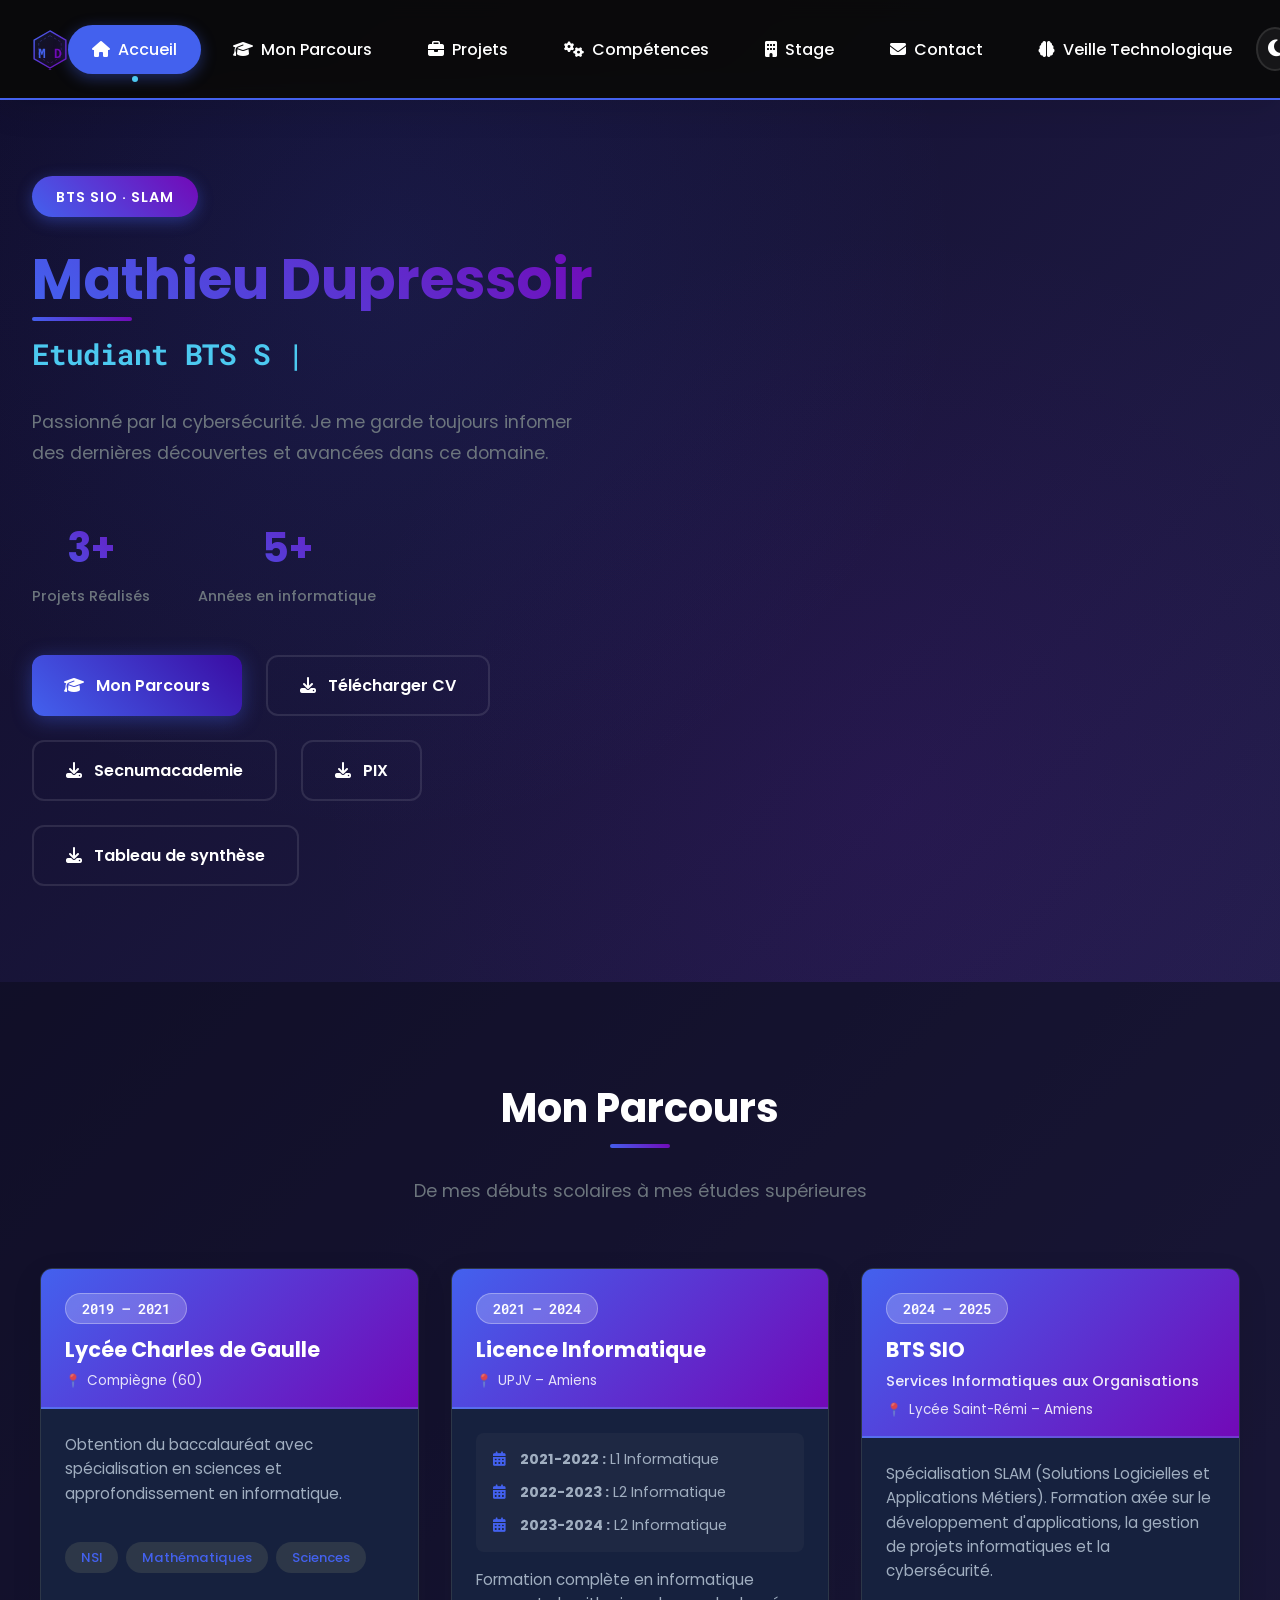
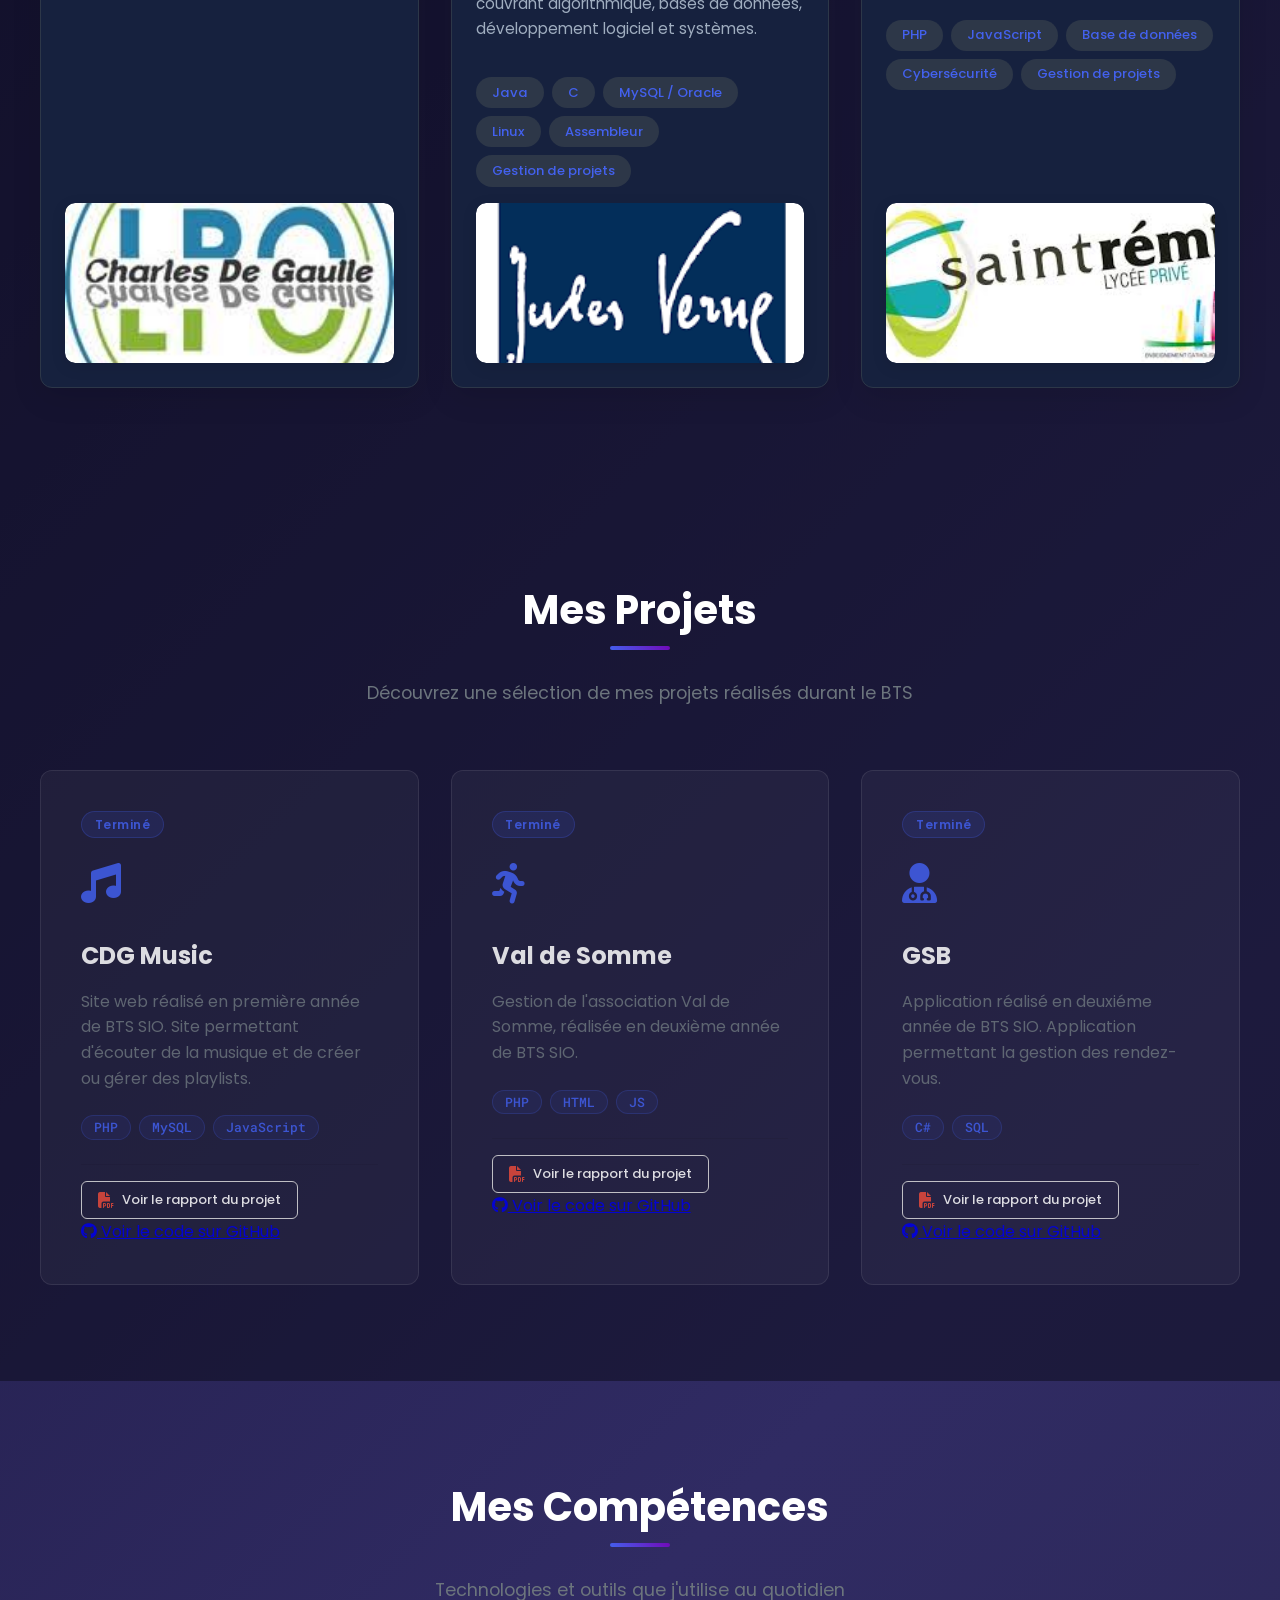
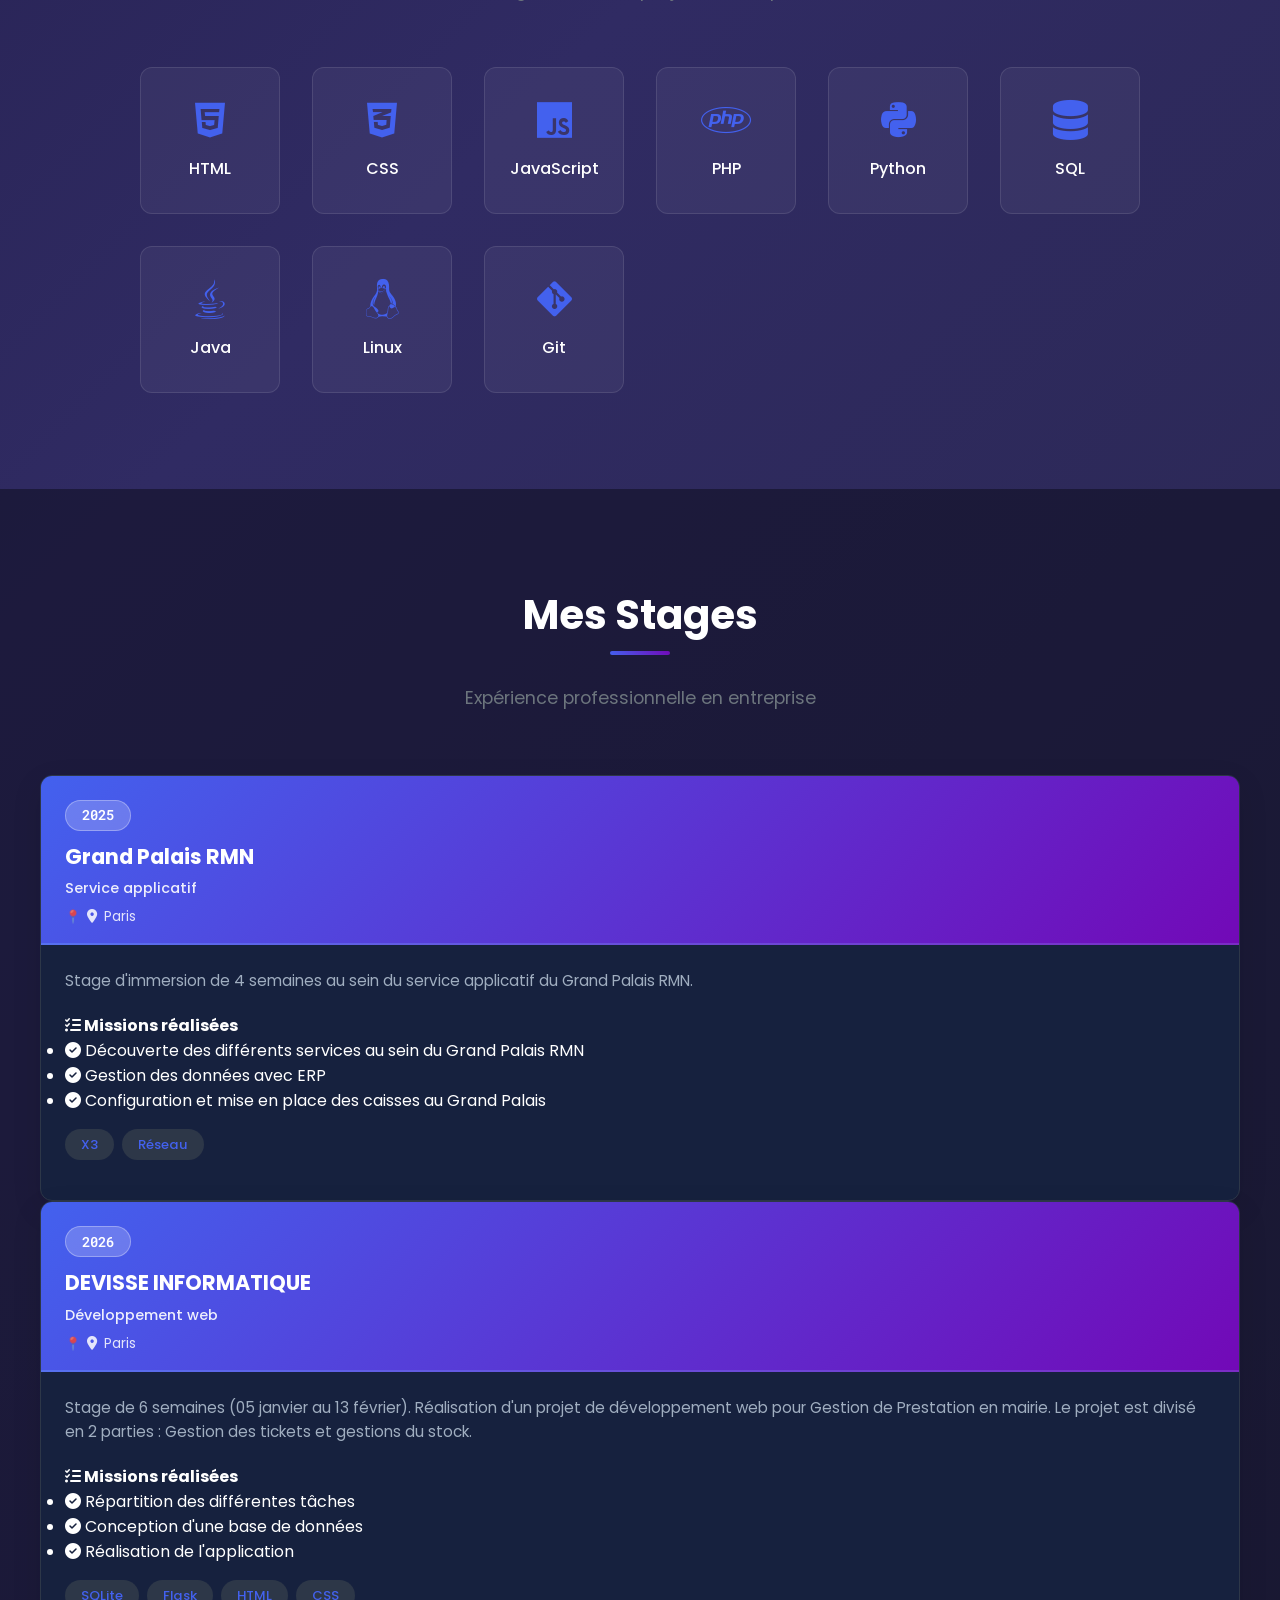
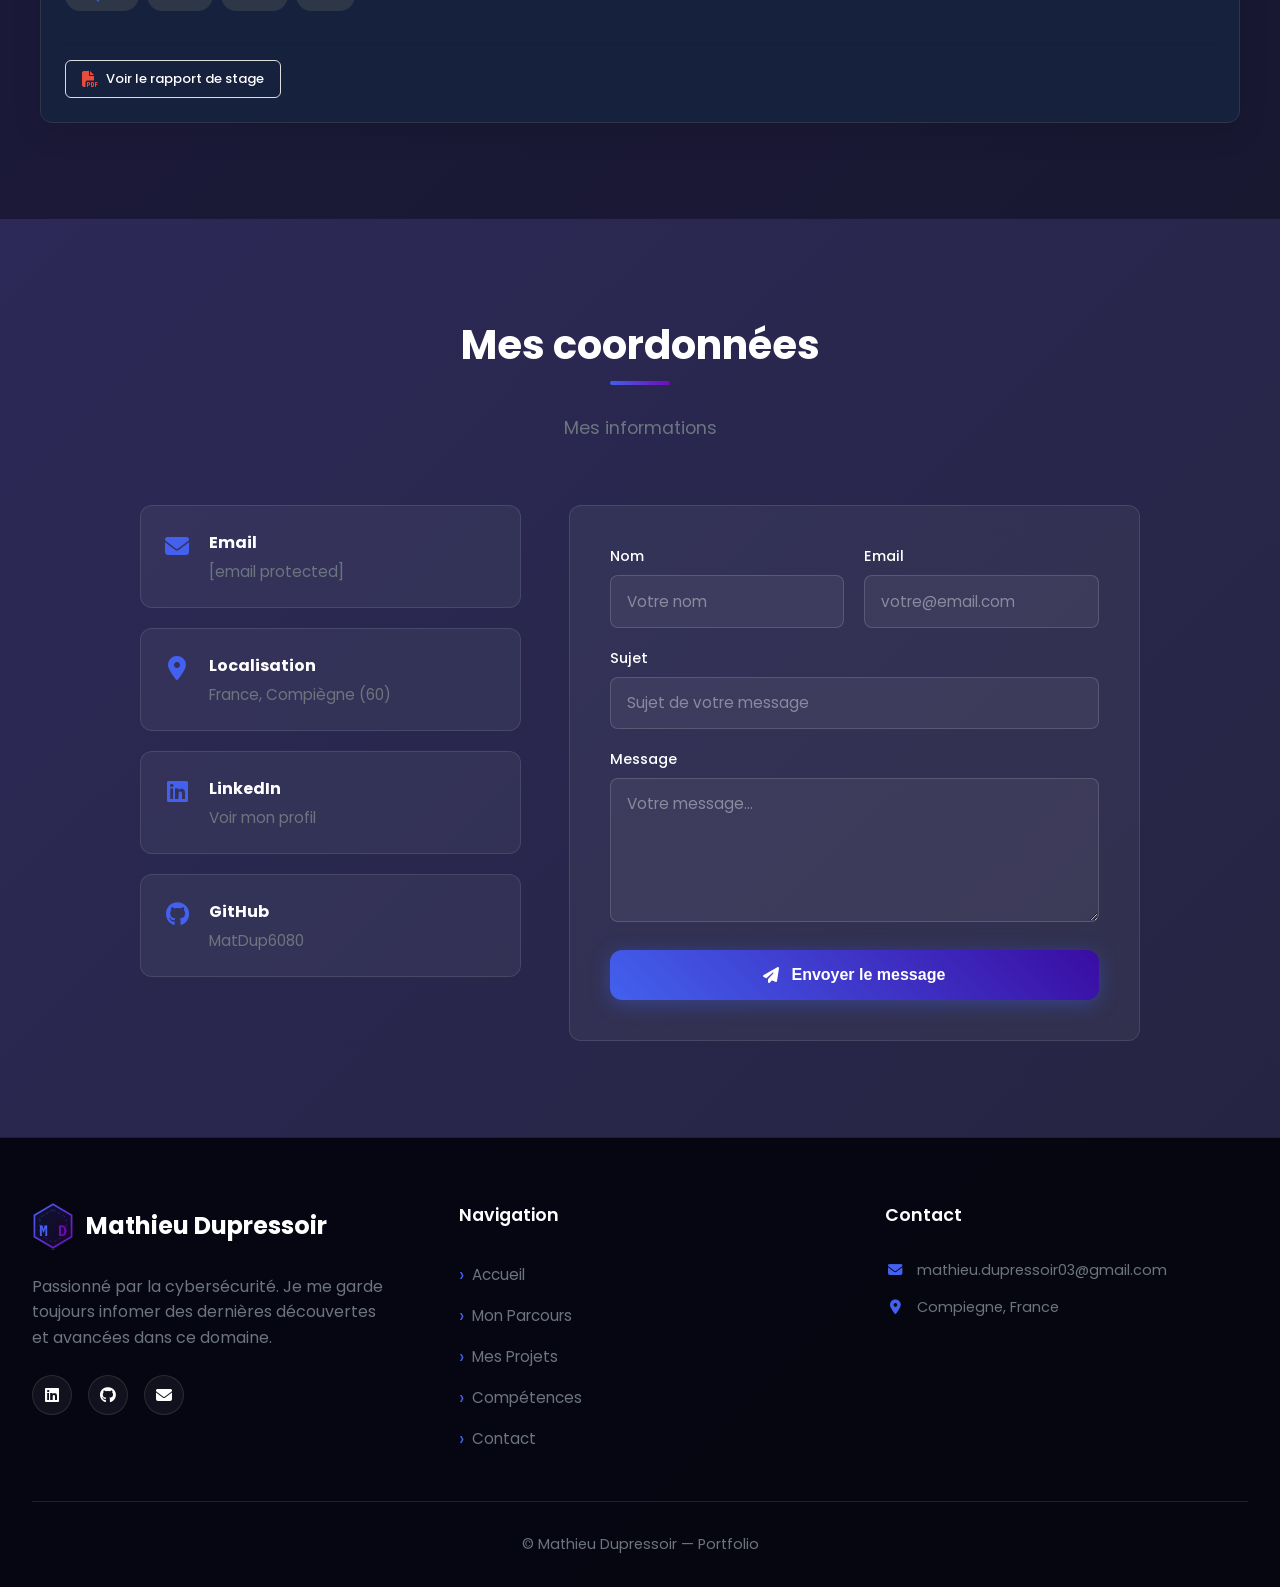
<file: index.html>
<!DOCTYPE html>
<html lang="fr">
<head>
    <meta charset="UTF-8">
    <meta name="viewport" content="width=device-width, initial-scale=1.0">
    <title>Portfolio - Mathieu Dupressoir</title>
    <link rel="stylesheet" href="portfolio.css">
    <link rel="stylesheet" href="https://cdnjs.cloudflare.com/ajax/libs/font-awesome/6.4.0/css/all.min.css">
    <link href="https://fonts.googleapis.com/css2?family=Poppins:wght@300;400;500;600;700&family=Roboto+Mono:wght@300;400;500&display=swap" rel="stylesheet">
</head>
<body>

<!-- Navigation -->
<nav class="navbar">
    <div class="nav-container">
        <div class="nav-brand">
            <a href="#accueil" class="logo-wrapper" aria-label="Accueil">
                <!-- Logo hexagone — version navbar -->
                <svg class="logo-svg" viewBox="0 0 54 62" xmlns="http://www.w3.org/2000/svg" aria-hidden="true">
                    <defs>
                        <linearGradient id="lg-nav" x1="0%" y1="0%" x2="100%" y2="100%">
                            <stop offset="0%" stop-color="#4361ee"/>
                            <stop offset="100%" stop-color="#7209b7"/>
                        </linearGradient>
                    </defs>
                    <!-- Remplissage léger -->
                    <polygon points="27,3 51,17 51,45 27,59 3,45 3,17" fill="url(#lg-nav)" opacity="0.14"/>
                    <!-- Contour principal -->
                    <polygon points="27,3 51,17 51,45 27,59 3,45 3,17" fill="none" stroke="url(#lg-nav)" stroke-width="2.2"/>
                    <!-- Contour tirets intérieur -->
                    <polygon points="27,10 44,20 44,42 27,52 10,42 10,20" fill="none" stroke="url(#lg-nav)" stroke-width="0.9" stroke-dasharray="4 3" opacity="0.5"/>
                    <!-- M -->
                    <text x="15" y="36" font-family="'Roboto Mono',monospace" font-size="20" font-weight="700" fill="#4361ee" text-anchor="middle" dominant-baseline="central">M</text>
                    <!-- D -->
                    <text x="39" y="36" font-family="'Roboto Mono',monospace" font-size="20" font-weight="700" fill="#7209b7" text-anchor="middle" dominant-baseline="central">D</text>
                    <!-- Point accent -->
                    <circle cx="27" cy="64" r="3" fill="#7209b7"/>
                </svg>
            </a>
        </div>

        <ul class="nav-menu">
            <li><a href="#accueil" class="nav-link active">
                <i class="fas fa-home"></i>
                <span>Accueil</span>
            </a></li>
            <li><a href="#parcours" class="nav-link">
                <i class="fas fa-graduation-cap"></i>
                <span>Mon Parcours</span>
            </a></li>
            <li><a href="#projets" class="nav-link">
                <i class="fas fa-briefcase"></i>
                <span>Projets</span>
            </a></li>
            <li><a href="#competences" class="nav-link">
                <i class="fas fa-cogs"></i>
                <span>Compétences</span>
            </a></li>
            <li><a href="#stage" class="nav-link">
                <i class="fas fa-building"></i>
                <span>Stage</span>
            </a></li>
            <li><a href="#contact" class="nav-link">
                <i class="fas fa-envelope"></i>
                <span>Contact</span>
            </a></li>
            <li><a href="Veille_technologique/Veille_cyber.html" class="nav-link">
                <i class="fas fa-brain"></i>
                <span>Veille Technologique</span>
            </a></li>
        </ul>

        <div class="nav-actions">
            <button class="theme-toggle" id="themeToggle" aria-label="Changer le thème">
                <i class="fas fa-moon"></i>
            </button>
            <a href="#contact" class="btn btn-primary btn-small">
                <i class="fas fa-paper-plane"></i>
                <span>Me contacter</span>
            </a>
        </div>

        <button class="menu-toggle" id="menuToggle" aria-label="Menu mobile">
            <i class="fas fa-bars"></i>
        </button>
    </div>
</nav>

<!-- Menu mobile -->
    <div class="mobile-menu" id="mobileMenu">
        <div class="mobile-menu-header">
            <div class="logo-wrapper">
                <svg class="logo-svg" viewBox="0 0 54 62" xmlns="http://www.w3.org/2000/svg" aria-hidden="true">
                    <defs>
                        <linearGradient id="lg-mob" x1="0%" y1="0%" x2="100%" y2="100%">
                            <stop offset="0%" stop-color="#4361ee"/>
                            <stop offset="100%" stop-color="#7209b7"/>
                        </linearGradient>
                    </defs>
                    <polygon points="27,3 51,17 51,45 27,59 3,45 3,17" fill="url(#lg-mob)" opacity="0.14"/>
                    <polygon points="27,3 51,17 51,45 27,59 3,45 3,17" fill="none" stroke="url(#lg-mob)" stroke-width="2.2"/>
                    <polygon points="27,10 44,20 44,42 27,52 10,42 10,20" fill="none" stroke="url(#lg-mob)" stroke-width="0.9" stroke-dasharray="4 3" opacity="0.5"/>
                    <text x="15" y="36" font-family="'Roboto Mono',monospace" font-size="20" font-weight="700" fill="#4361ee" text-anchor="middle" dominant-baseline="central">M</text>
                    <text x="39" y="36" font-family="'Roboto Mono',monospace" font-size="20" font-weight="700" fill="#7209b7" text-anchor="middle" dominant-baseline="central">D</text>
                    <circle cx="27" cy="64" r="3" fill="#7209b7"/>
                </svg>
                <span class="logo-text">Mathieu Dupressoir</span>
            </div>
            <button class="menu-close" id="menuClose" aria-label="Fermer le menu">
                <i class="fas fa-times"></i>
            </button>
        </div>
        <ul class="mobile-nav-menu">
            <li><a href="#accueil" class="mobile-nav-link active">
                <i class="fas fa-home"></i>
                <span>Accueil</span>
            </a></li>
            <li><a href="#parcours" class="mobile-nav-link">
                <i class="fas fa-graduation-cap"></i>
                <span>Mon Parcours</span>
            </a></li>
            <li><a href="#projets" class="mobile-nav-link">
                <i class="fas fa-briefcase"></i>
                <span>Projets</span>
            </a></li>
            <li><a href="#competences" class="mobile-nav-link">
                <i class="fas fa-cogs"></i>
                <span>Compétences</span>
            </a></li>
            <li><a href="#stage" class="mobile-nav-link">
                <i class="fas fa-building"></i>
                <span>Stage</span>
            </a></li>
            <li><a href="#contact" class="mobile-nav-link">
                <i class="fas fa-envelope"></i>
                <span>Contact</span>
            </a></li>
            <li><a href="Veille_technologique/Veille_cyber.html" class="mobile-nav-link">
                <i class="fas fa-brain"></i>
                <span>Veille Technologique</span>
            </a></li>
        </ul>
        <div class="mobile-menu-footer">
            <a href="#contact" class="btn btn-primary btn-block">
                <i class="fas fa-paper-plane"></i>
                <span>Me contacter</span>
            </a>
        </div>
    </div>

<!-- Contenu principal -->
<main class="main-content">

    <!-- Section Héros -->
    <section class="hero-section" id="accueil">
        <div class="hero-overlay"></div>
        <div class="hero-container">
            <div class="hero-content">
                <div class="welcome-badge">
                    <span class="badge-text">BTS SIO · SLAM</span>
                </div>

                <h1 class="hero-title">
                    <span class="title-line accent">Mathieu Dupressoir</span>
                </h1>

                <h2 class="hero-subtitle">
                    <!-- Le contenu est géré entièrement par le JS — ne pas mettre de texte ici -->
                    <span class="typing-text" id="typingText"></span>
                    <span class="cursor">|</span>
                </h2>

                <p class="hero-description">
                    Passionné par la cybersécurité. 
                    Je me garde toujours infomer des dernières découvertes et avancées dans ce domaine.
                </p>

                <div class="hero-stats">
                    <div class="stat-item">
                        <div class="stat-number">3+</div>
                        <div class="stat-label">Projets Réalisés</div>
                    </div>
                    <div class="stat-item">
                        <div class="stat-number">5+</div>
                        <div class="stat-label">Années en informatique</div>
                    </div>
                </div>

                <div class="hero-actions">
                    <a href="#parcours" class="btn btn-primary">
                        <i class="fas fa-graduation-cap"></i>
                        <span>Mon Parcours</span>
                    </a>
                    <a href="doc/CV_DUPRESSOIR_Mathieu.pdf" class="btn btn-secondary" target="_blank" rel="noopener">
                        <i class="fas fa-download"></i>
                        <span>Télécharger CV</span>
                    </a>
                    <a href="doc/Secnumacademie.pdf" class="btn btn-secondary" target="_blank" rel="noopener">
                        <i class="fas fa-download"></i>
                        <span>Secnumacademie</span>
                    </a>
                    <a href="doc/certification-pix.pdf" class="btn btn-secondary" target="_blank" rel="noopener">
                        <i class="fas fa-download"></i>
                        <span>PIX</span>
                    </a>
                    <a href="doc/Epreuve E5 - Tableau de synthèse.pdf" class="btn btn-secondary" target="_blank" rel="noopener">
                        <i class="fas fa-download"></i>
                        <span>Tableau de synthèse</span>
                    </a>
                </div>
            </div>
        </div>
    </section>

    <!-- Section Parcours -->
    <section class="parcours-section" id="parcours">
        <div class="section-header">
            <h2 class="section-title">Mon Parcours</h2>
            <p class="section-subtitle">De mes débuts scolaires à mes études supérieures</p>
        </div>

        <div class="parcours-grid">
            <!-- Carte Lycée -->
            <div class="parcours-card">
                <div class="parcours-header">
                    <div class="parcours-year">2019 – 2021</div>
                    <h3 class="parcours-title">Lycée Charles de Gaulle</h3>
                    <p class="parcours-location">Compiègne (60)</p>
                </div>
                <div class="parcours-body">
                    <p class="parcours-description">
                        Obtention du baccalauréat avec spécialisation en sciences
                        et approfondissement en informatique.
                    </p>
                    <div class="parcours-skills">
                        <span class="skill-tag">NSI</span>
                        <span class="skill-tag">Mathématiques</span>
                        <span class="skill-tag">Sciences</span>
                    </div>
                    <div class="parcours-image-link">
                        <a href="https://lpo-lyc-metier-charles-de-gaulle-compiegne.60.ac-amiens.fr/"
                           target="_blank" rel="noopener" class="image-link-wrapper">
                            <img src="img/lycee.jpg" alt="Lycée Charles de Gaulle" class="parcours-img">
                            <div class="image-overlay">
                                <i class="fas fa-external-link-alt"></i>
                                <span>Visiter le site du lycée</span>
                            </div>
                        </a>
                    </div>
                </div>
            </div>

            <!-- Carte Licence -->
            <div class="parcours-card">
                <div class="parcours-header">
                    <div class="parcours-year">2021 – 2024</div>
                    <h3 class="parcours-title">Licence Informatique</h3>
                    <p class="parcours-location">UPJV – Amiens</p>
                </div>
                <div class="parcours-body">
                    <div class="parcours-details">
                        <div class="detail-item">
                            <i class="fas fa-calendar-alt"></i>
                            <span><strong>2021-2022 :</strong> L1 Informatique</span>
                        </div>
                        <div class="detail-item">
                            <i class="fas fa-calendar-alt"></i>
                            <span><strong>2022-2023 :</strong> L2 Informatique</span>
                        </div>
                        <div class="detail-item">
                            <i class="fas fa-calendar-alt"></i>
                            <span><strong>2023-2024 :</strong> L2 Informatique</span>
                        </div>
                    </div>
                    <p class="parcours-description">
                        Formation complète en informatique couvrant algorithmique, bases de données,
                        développement logiciel et systèmes.
                    </p>
                    <div class="parcours-skills">
                        <span class="skill-tag">Java</span>
                        <span class="skill-tag">C</span>
                        <span class="skill-tag">MySQL / Oracle</span>
                        <span class="skill-tag">Linux</span>
                        <span class="skill-tag">Assembleur</span>
                        <span class="skill-tag">Gestion de projets</span>
                    </div>
                    <div class="parcours-image-link">
                        <a href="https://sciences.u-picardie.fr/accueil-ufr-sciences"
                           target="_blank" rel="noopener" class="image-link-wrapper">
                            <img src="img/fac.jpg" alt="Université de Picardie Jules Verne" class="parcours-img">
                            <div class="image-overlay">
                                <i class="fas fa-external-link-alt"></i>
                                <span>Visiter le site de l'UPJV</span>
                            </div>
                        </a>
                    </div>
                </div>
            </div>

            <!-- Carte BTS SIO -->
            <div class="parcours-card">
                <div class="parcours-header">
                    <div class="parcours-year">2024 – 2025</div>
                    <h3 class="parcours-title">BTS SIO</h3>
                    <p class="parcours-subtitle">Services Informatiques aux Organisations</p>
                    <p class="parcours-location">Lycée Saint-Rémi – Amiens</p>
                </div>
                <div class="parcours-body">
                    <p class="parcours-description">
                        Spécialisation SLAM (Solutions Logicielles et Applications Métiers).
                        Formation axée sur le développement d'applications, la gestion
                        de projets informatiques et la cybersécurité.
                    </p>
                    <div class="parcours-skills">
                        <span class="skill-tag">PHP</span>
                        <span class="skill-tag">JavaScript</span>
                        <span class="skill-tag">Base de données</span>
                        <span class="skill-tag">Cybersécurité</span>
                        <span class="skill-tag">Gestion de projets</span>
                    </div>
                    <div class="parcours-image-link">
                        
                        <a href="https://lgt-pr-saint-remi-amiens.80.ac-amiens.fr/" target="_blank" rel="noopener" class="image-link-wrapper">
                            <img src="img/BTS.jpg" alt="BTS SIO - Lycée Saint-Rémi" class="parcours-img">
                            <div class="image-overlay">
                                <i class="fas fa-external-link-alt"></i>
                                <span>Site lycée Saint-Rémi</span>
                            </div>
                        </a>
                    </div>
                </div>
            </div>
        </div>
    </section>

    <!-- Section Projets -->
    <section class="quick-access" id="projets">
        <div class="section-header">
            <h2 class="section-title">Mes Projets</h2>
            <p class="section-subtitle">Découvrez une sélection de mes projets réalisés durant le BTS</p>
        </div>

        <div class="access-grid">
            <div class="access-card access-card--disabled">
                <div class="card-badge">Terminé</div>
                <div class="card-icon">
                    <i class="fas fa-music"></i>
                </div>
                <h3 class="card-title">CDG Music</h3>
                <p class="card-description">
                    Site web réalisé en première année de BTS SIO.
                    Site permettant d'écouter de la musique et de créer ou gérer des playlists.
                </p>
                <div class="card-tags">
                    <span class="card-tag">PHP</span>
                    <span class="card-tag">MySQL</span>
                    <span class="card-tag">JavaScript</span>
                </div>
                <div class="parcours-pdf">
                    <a href="doc/CGDMusic.pdf" target="_blank" class="pdf-btn">
                        <i class="fas fa-file-pdf"></i>
                        Voir le rapport du projet
                    </a>
                </div>
                <div class="parcours-github">
                    <a href="https://github.com/MatDup6080/Spotify_PPE" target="_blank" class="github-btn">
                        <i class="fab fa-github"></i>
                        Voir le code sur GitHub
                    </a>
                </div>
            </div>

            <div class="access-card access-card--disabled">
                <div class="card-badge">Terminé</div>
                <div class="card-icon">
                    <i class="fas fa-running"></i>
                </div>
                <h3 class="card-title">Val de Somme</h3>
                <p class="card-description">
                    Gestion de l'association Val de Somme, réalisée en deuxième année de BTS SIO.
                </p>
                <div class="card-tags">
                    <span class="card-tag">PHP</span>
                    <span class="card-tag">HTML</span>
                    <span class="card-tag">JS</span>
                </div>
                <div class="parcours-pdf">
                    <a href="doc/ppe_vds.pdf" target="_blank" class="pdf-btn">
                        <i class="fas fa-file-pdf"></i>
                        Voir le rapport du projet
                    </a>
                </div>
                <div class="parcours-github">
                    <a href="https://github.com/MatDup6080/ppe-vds" target="_blank" class="github-btn">
                        <i class="fab fa-github"></i>
                        Voir le code sur GitHub
                    </a>
                </div>
            </div>
            <div class="access-card access-card--disabled">
                <div class="card-badge">Terminé</div>
                <div class="card-icon">
                    <i class="fas fa-user-md"></i>
                </div>
                <h3 class="card-title">GSB</h3>
                <p class="card-description">
                    Application réalisé en deuxiéme année de BTS SIO.
                    Application permettant la gestion des rendez-vous.
                </p>
                <div class="card-tags">
                    <span class="card-tag">C#</span>
                    <span class="card-tag">SQL</span>
                </div>
                <div class="parcours-pdf">
                    <a href="doc/GSB.pdf" target="_blank" class="pdf-btn">
                        <i class="fas fa-file-pdf"></i>
                        Voir le rapport du projet
                    </a>
                </div>
                <div class="parcours-github">
                    <a href="https://github.com/MatDup6080/Gsb2026" target="_blank" class="github-btn">
                        <i class="fab fa-github"></i>
                        Voir le code sur GitHub
                    </a>
                </div>
            </div>
        </div>
    </section>

    <!-- Section Compétences -->
    <section class="tech-stack" id="competences">
        <div class="section-header">
            <h2 class="section-title">Mes Compétences</h2>
            <p class="section-subtitle">Technologies et outils que j'utilise au quotidien</p>
        </div>

        <div class="tech-grid">
            <div class="tech-item">
                <i class="fab fa-html5"></i>
                <span>HTML</span>
            </div>
            <div class="tech-item">
                <i class="fab fa-css3-alt"></i>
                <span>CSS</span>
            </div>
            <div class="tech-item">
                <i class="fab fa-js"></i>
                <span>JavaScript</span>
            </div>
            <div class="tech-item">
                <i class="fab fa-php"></i>
                <span>PHP</span>
            </div>
            <div class="tech-item">
                <i class="fab fa-python"></i>
                <span>Python</span>
            </div>
            <div class="tech-item">
                <i class="fas fa-database"></i>
                <span>SQL</span>
            </div>
            <div class="tech-item">
                <i class="fab fa-java"></i>
                <span>Java</span>
            </div>
            <div class="tech-item">
                <i class="fab fa-linux"></i>
                <span>Linux</span>
            </div>
            <div class="tech-item">
                <i class="fab fa-git-alt"></i>
                <span>Git</span>
            </div>
        </div>
    </section>

    <!-- Section Stage -->
    <section class="parcours-section stage-section" id="stage">
        <div class="section-header">
            <h2 class="section-title">Mes Stages</h2>
            <p class="section-subtitle">Expérience professionnelle en entreprise</p>
        </div>

        <div class="parcours-grid parcours-grid--centered">
            <div class="parcours-card stage-card">
                <div class="parcours-header">
                    <div class="parcours-year">2025</div>
                    <h3 class="parcours-title">Grand Palais RMN</h3>
                    <p class="parcours-subtitle">Service applicatif</p>
                    <p class="parcours-location"><i class="fas fa-map-marker-alt"></i> Paris</p>
                </div>
                <div class="parcours-body">
                    <p class="parcours-description">
                        Stage d'immersion de 4 semaines au sein du service applicatif du Grand Palais RMN.
                    </p>
                    <div class="stage-missions">
                        <h4 class="missions-title"><i class="fas fa-tasks"></i> Missions réalisées</h4>
                        <ul class="missions-list">
                            <li><i class="fas fa-check-circle"></i> Découverte des différents services au sein du Grand Palais RMN</li>
                            <li><i class="fas fa-check-circle"></i> Gestion des données avec ERP</li>
                            <li><i class="fas fa-check-circle"></i> Configuration et mise en place des caisses au Grand Palais</li>

                        </ul>
                    </div>
                    <div class="parcours-skills">
                        <span class="skill-tag">X3</span>
                        <span class="skill-tag">Réseau</span>
                    </div>
                </div>
            </div>
        </div>

        <div class="parcours-grid parcours-grid--centered">
            <div class="parcours-card stage-card">
                <div class="parcours-header">
                    <div class="parcours-year">2026</div>
                    <h3 class="parcours-title">DEVISSE INFORMATIQUE</h3>
                    <p class="parcours-subtitle">Développement web</p>
                    <p class="parcours-location"><i class="fas fa-map-marker-alt"></i> Paris</p>
                </div>
                <div class="parcours-body">
                    <p class="parcours-description">
                        Stage de 6 semaines (05 janvier au 13 février). Réalisation d'un projet de développement web pour Gestion de Prestation en mairie.
                        Le projet est divisé en 2 parties : Gestion des tickets et gestions du stock.
                    </p>
                    <div class="stage-missions">
                        <h4 class="missions-title"><i class="fas fa-tasks"></i> Missions réalisées</h4>
                        <ul class="missions-list">
                            <li><i class="fas fa-check-circle"></i> Répartition des différentes tâches</li>
                            <li><i class="fas fa-check-circle"></i> Conception d'une base de données</li>
                            <li><i class="fas fa-check-circle"></i> Réalisation de l'application</li>
                        </ul>
                    </div>
                    <div class="parcours-skills">
                        <span class="skill-tag">SQLite</span>
                        <span class="skill-tag">Flask</span>
                        <span class="skill-tag">HTML</span>
                        <span class="skill-tag">CSS</span>
                    </div>
                    <div class="parcours-pdf">
                        <a href="doc/prestation_mairie.pdf" target="_blank" class="pdf-btn">
                            <i class="fas fa-file-pdf"></i>
                            Voir le rapport de stage
                        </a>
                    </div>
                </div>
            </div>
        </div>

    </section>

    <!-- Section Contact -->
    <section class="contact-section" id="contact">
        <div class="section-header">
            <h2 class="section-title">Mes coordonnées</h2>
            <p class="section-subtitle">Mes informations</p>
        </div>

        <div class="contact-container">
            <div class="contact-info">
                <div class="contact-item">
                    <i class="fas fa-envelope"></i>
                    <div>
                        <h3>Email</h3>
                        <p><a href="/cdn-cgi/l/email-protection" class="__cf_email__" data-cfemail="0a676b7e62636f7f246e7f7a786f79796563783a394a6d676b636624696567">[email&#160;protected]</a></p>
                    </div>
                </div>
                <div class="contact-item">
                    <i class="fas fa-map-marker-alt"></i>
                    <div>
                        <h3>Localisation</h3>
                        <p>France, Compiègne (60)</p>
                    </div>
                </div>
                <div class="contact-item">
                    <i class="fab fa-linkedin"></i>
                    <div>
                        <h3>LinkedIn</h3>
                        <p><a href="https://www.linkedin.com/in/mathieu-dupressoir-384376329/" target="_blank" rel="noopener">Voir mon profil</a></p>
                    </div>
                </div>
                <div class="contact-item">
                    <i class="fab fa-github"></i>
                    <div>
                        <h3>GitHub</h3>
                        <p><a href="https://github.com/MatDup6080" target="_blank" rel="noopener">MatDup6080</a></p>
                    </div>
                </div>
            </div>

            <!-- Formulaire de contact -->
            <!-- Formulaire de contact — Formspree -->
            <form class="contact-form" id="contactForm" action="https://formspree.io/f/xojkkrzo" method="POST" novalidate>
                <!-- Email de destination -->
                <input type="hidden" name="_replyto" value="mathieu.dupressoir03@gmail.com">
                <!-- Anti-spam honeypot -->
                <input type="text" name="_gotcha" style="display:none">
                <div class="form-row">
                    <div class="form-group">
                        <label for="contactName">Nom</label>
                        <input type="text" id="contactName" name="name" placeholder="Votre nom" required>
                    </div>
                    <div class="form-group">
                        <label for="contactEmail">Email</label>
                        <input type="email" id="contactEmail" name="email" placeholder="votre@email.com" required>
                    </div>
                </div>
                <div class="form-group">
                    <label for="contactSubject">Sujet</label>
                    <input type="text" id="contactSubject" name="subject" placeholder="Sujet de votre message" required>
                </div>
                <div class="form-group">
                    <label for="contactMessage">Message</label>
                    <textarea id="contactMessage" name="message" rows="5" placeholder="Votre message..." required></textarea>
                </div>
                <button type="submit" class="btn btn-primary btn-submit" id="submitBtn">
                    <i class="fas fa-paper-plane"></i>
                    <span>Envoyer le message</span>
                </button>
                <div class="form-success" id="formSuccess" style="display:none">
                    <i class="fas fa-check-circle"></i>
                    <span>Message envoyé ! Je te répondrai dès que possible.</span>
                </div>
                <div class="form-error" id="formError" style="display:none">
                    <i class="fas fa-exclamation-circle"></i>
                    <span>Une erreur est survenue. Réessaie ou contacte-moi directement par email.</span>
                </div>
            </form>
        </div>
    </section>
</main>

<!-- Footer -->
<footer class="footer">
    <div class="footer-content">
        <div class="footer-section">
            <div class="footer-logo">
                <svg class="logo-svg logo-svg--footer" viewBox="0 0 54 62" xmlns="http://www.w3.org/2000/svg" aria-hidden="true">
                    <defs>
                        <linearGradient id="lg-ftr" x1="0%" y1="0%" x2="100%" y2="100%">
                            <stop offset="0%" stop-color="#4361ee"/>
                            <stop offset="100%" stop-color="#7209b7"/>
                        </linearGradient>
                    </defs>
                    <polygon points="27,3 51,17 51,45 27,59 3,45 3,17" fill="url(#lg-ftr)" opacity="0.14"/>
                    <polygon points="27,3 51,17 51,45 27,59 3,45 3,17" fill="none" stroke="url(#lg-ftr)" stroke-width="2.2"/>
                    <polygon points="27,10 44,20 44,42 27,52 10,42 10,20" fill="none" stroke="url(#lg-ftr)" stroke-width="0.9" stroke-dasharray="4 3" opacity="0.5"/>
                    <text x="15" y="36" font-family="'Roboto Mono',monospace" font-size="20" font-weight="700" fill="#4361ee" text-anchor="middle" dominant-baseline="central">M</text>
                    <text x="39" y="36" font-family="'Roboto Mono',monospace" font-size="20" font-weight="700" fill="#7209b7" text-anchor="middle" dominant-baseline="central">D</text>
                    <circle cx="27" cy="64" r="3" fill="#7209b7"/>
                </svg>
                <span>Mathieu Dupressoir</span>
            </div>
            <p class="footer-description">
                Passionné par la cybersécurité.
                Je me garde toujours infomer des dernières découvertes et avancées dans ce domaine.

            </p>
            <div class="social-links">
                <a href="https://www.linkedin.com/in/mathieu-dupressoir-384376329/" class="social-link" aria-label="LinkedIn" target="_blank" rel="noopener">
                    <i class="fab fa-linkedin"></i>
                </a>
                <a href="https://github.com/MatDup6080" class="social-link" aria-label="GitHub" target="_blank" rel="noopener">
                    <i class="fab fa-github"></i>
                </a>
                <a href="mathieu.dupressoir03@gmail.com" class="social-link" aria-label="Email">
                    <i class="fas fa-envelope"></i>
                </a>
            </div>
        </div>

        <div class="footer-section">
            <h3 class="footer-title">Navigation</h3>
            <ul class="footer-links">
                <li><a href="#accueil">Accueil</a></li>
                <li><a href="#parcours">Mon Parcours</a></li>
                <li><a href="#projets">Mes Projets</a></li>
                <li><a href="#competences">Compétences</a></li>
                <li><a href="#contact">Contact</a></li>
            </ul>
        </div>

        <div class="footer-section">
            <h3 class="footer-title">Contact</h3>
            <ul class="footer-contact">
                <li>
                    <i class="fas fa-envelope"></i>
                    <span>mathieu.dupressoir03@gmail.com</span>
                </li>
                <li>
                    <i class="fas fa-map-marker-alt"></i>
                    <span>Compiegne, France</span>
                </li>
            </ul>
        </div>
    </div>

    <div class="footer-bottom">
        <p>&copy; <span id="currentYear"></span> Mathieu Dupressoir — Portfolio</p>
    </div>
</footer>

<script src="portfolio.js"></script>
</body>
</html>
</file>
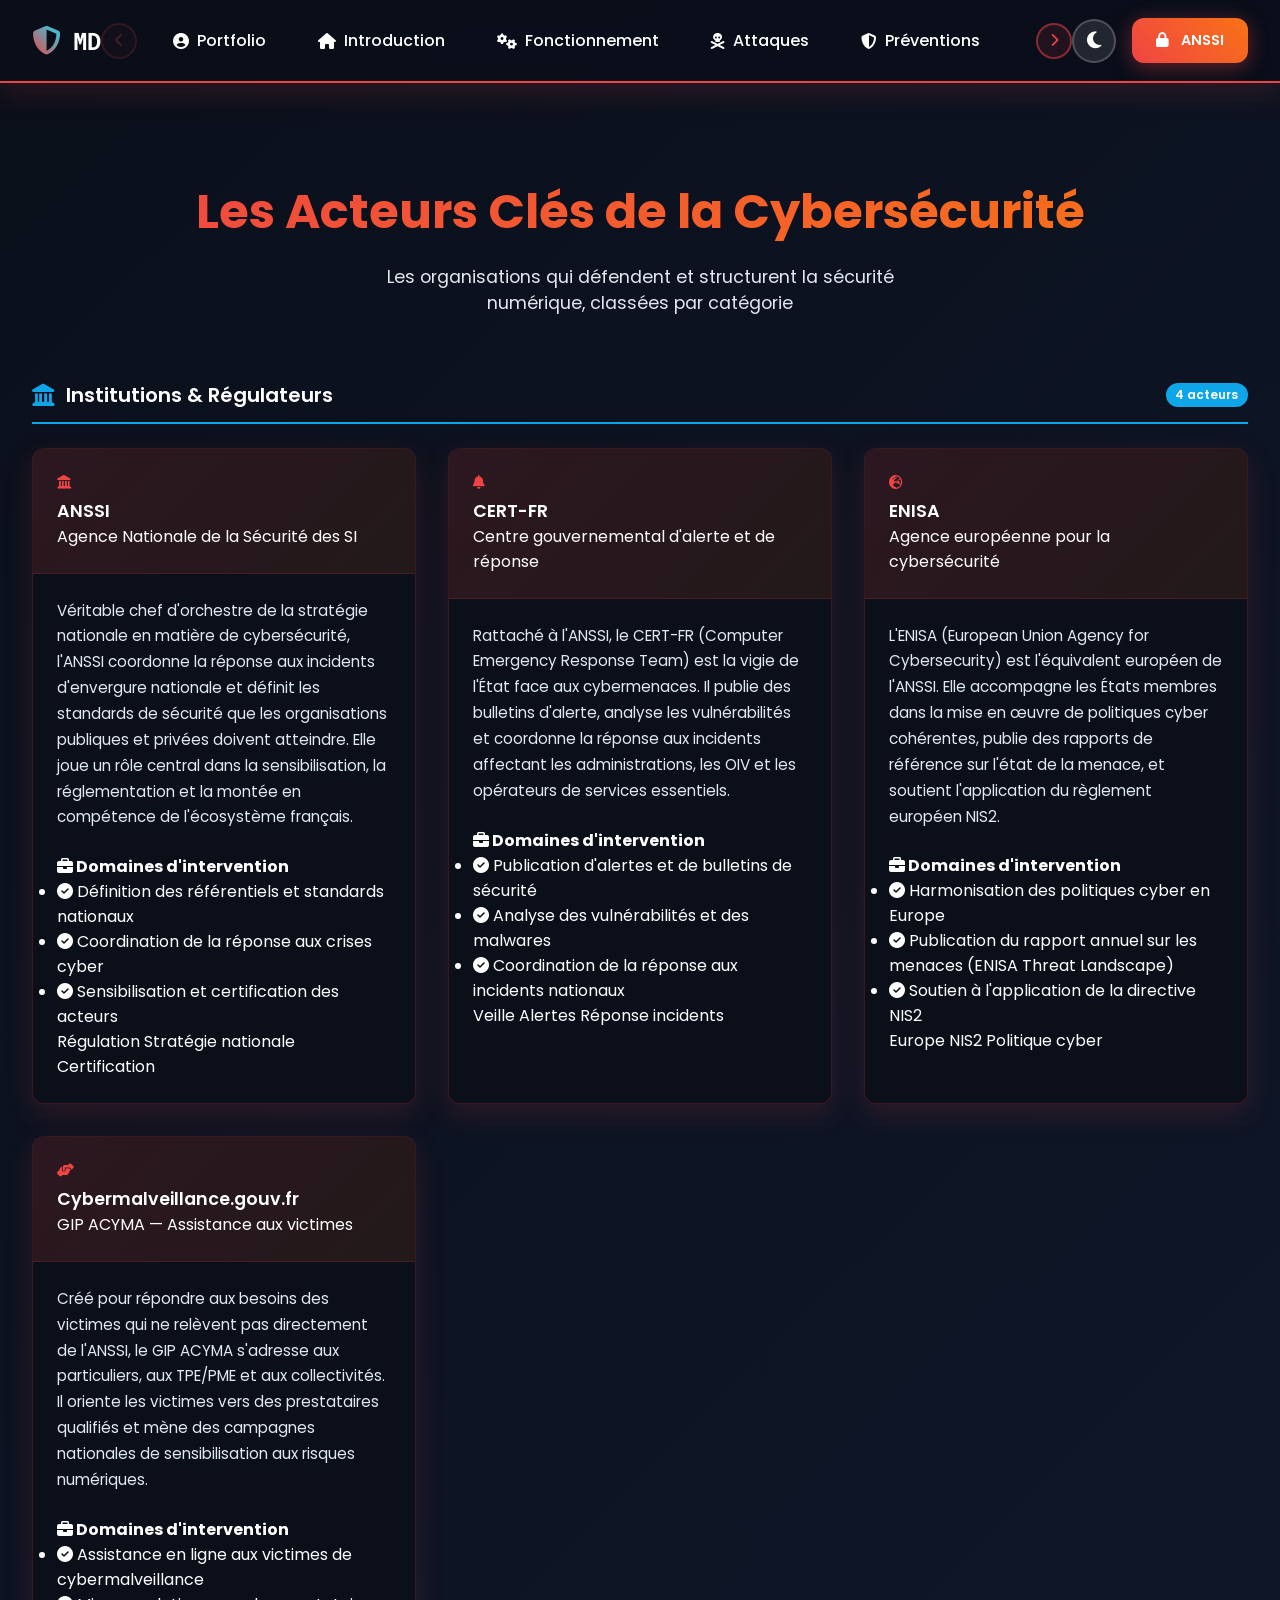
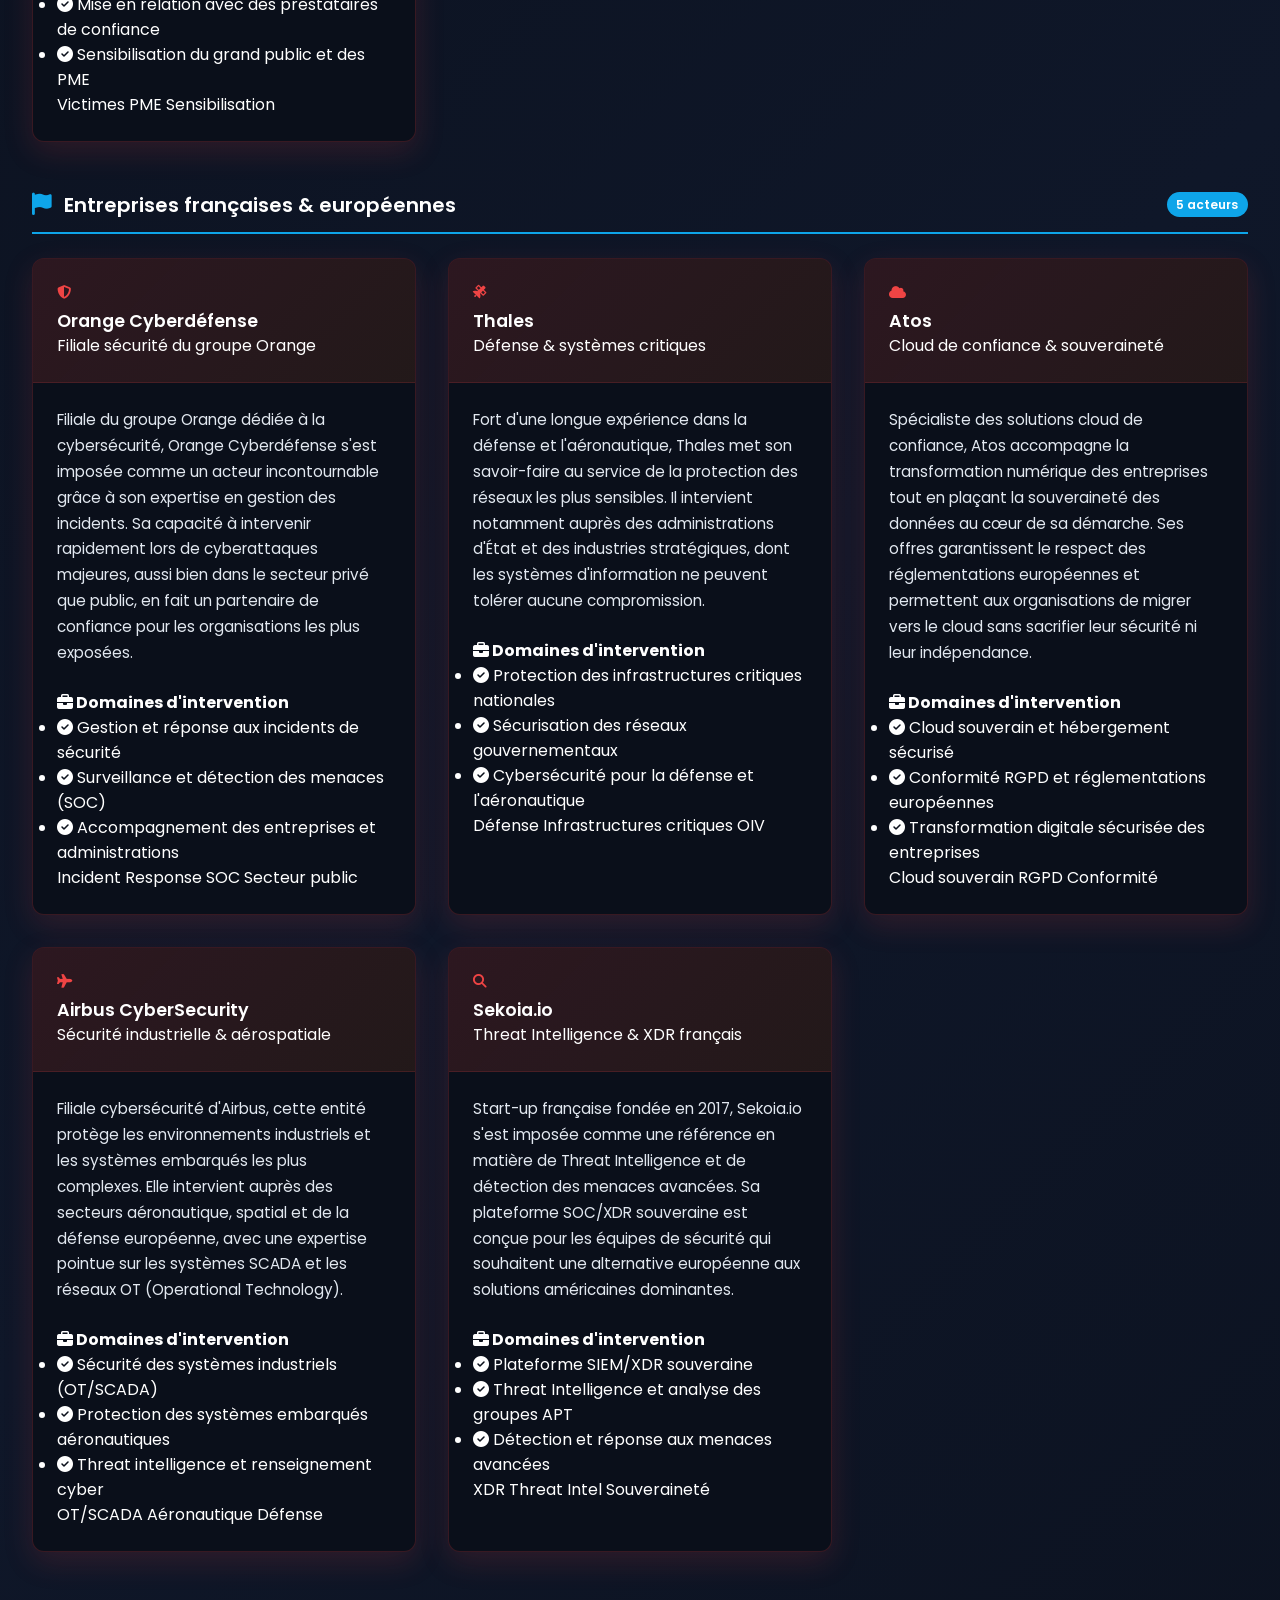
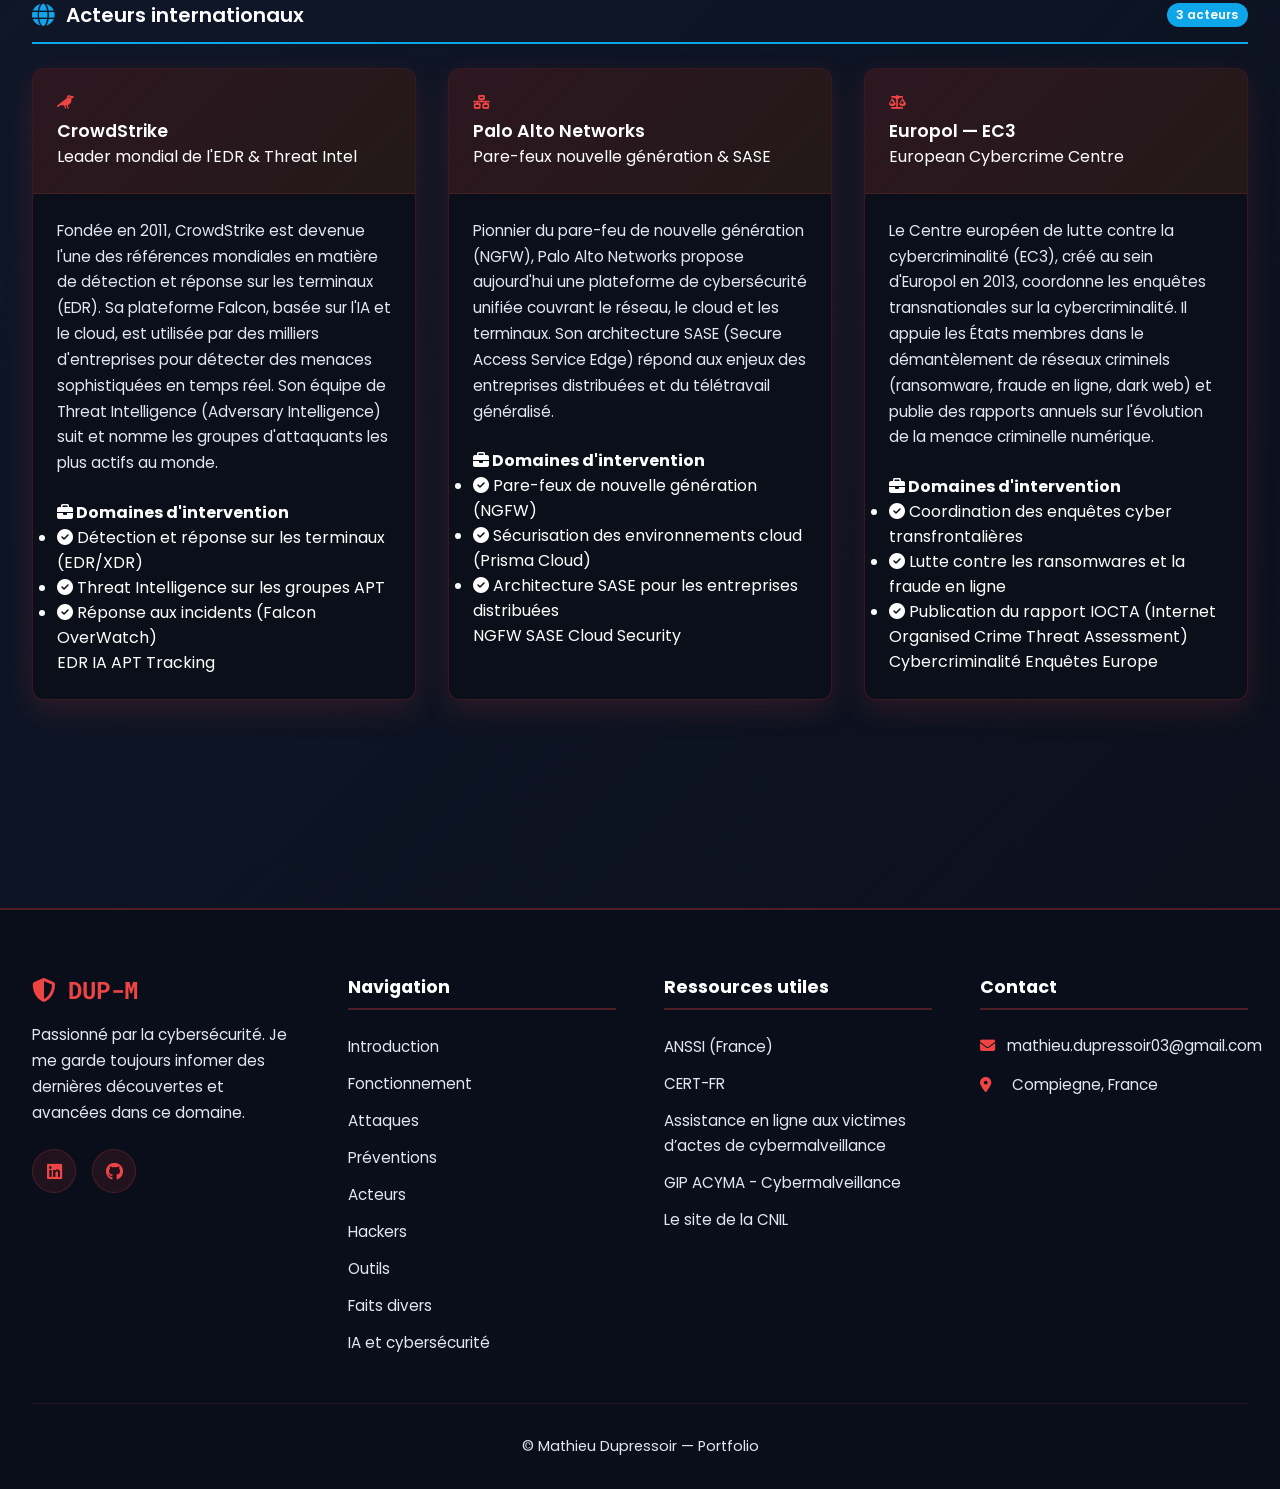
<file: Veille_technologique/Acteurs.html>
<!DOCTYPE html>
<html lang="fr">
<head>
    <meta charset="UTF-8">
    <meta name="viewport" content="width=device-width, initial-scale=1.0">
    <title>Acteurs - Cybersécurité | Mathieu Dupressoir</title>
    <link rel="stylesheet" href="style_cyber.css">
    <link rel="stylesheet" href="https://cdnjs.cloudflare.com/ajax/libs/font-awesome/6.4.0/css/all.min.css">
    <link href="https://fonts.googleapis.com/css2?family=Poppins:wght@300;400;500;600;700&family=Roboto+Mono:wght@300;400;500&display=swap" rel="stylesheet">
</head>
<body>
    <!-- Navigation -->
    <nav class="navbar">
        <div class="nav-container">
            <div class="nav-brand">
                <div class="logo-wrapper">
                    <i class="fas fa-shield-alt logo-icon"></i>
                    <span class="logo-text">MD</span>
                </div>
            </div>
            <div class="nav-scroll-wrapper">
                <button class="nav-scroll-btn nav-scroll-left" id="navScrollLeft" aria-label="Défiler à gauche">
                    <i class="fas fa-chevron-left"></i>
                </button>

                <ul class="nav-menu" id="navMenu">
                    <li>
                        <a href="../index.html" class="nav-link">
                            <i class="fas fa-user-circle"></i>
                            <span>Portfolio</span>
                        </a>
                    </li>
                    <li>
                        <a href="Veille_cyber.html" class="nav-link">
                            <i class="fas fa-home"></i>
                            <span>Introduction</span>
                        </a>
                    </li>
                    <li>
                        <a href="Fonctionnement.html" class="nav-link">
                            <i class="fas fa-cogs"></i>
                            <span>Fonctionnement</span>
                        </a>
                    </li>
                    <li>
                        <a href="Attaques.html" class="nav-link">
                            <i class="fas fa-skull-crossbones"></i>
                            <span>Attaques</span>
                        </a>
                    </li>
                    <li>
                        <a href="Preventions.html" class="nav-link">
                            <i class="fas fa-shield-alt"></i>
                            <span>Préventions</span>
                        </a>
                    </li>
                    <li>
                        <a href="Outils.html" class="nav-link">
                            <i class="fas fa-tools"></i>
                            <span>Outils</span>
                        </a>
                    </li>
                    <li>
                        <a href="Acteurs.html" class="nav-link">
                            <i class="fas fa-users"></i>
                            <span>Acteurs</span>
                        </a>
                    </li>
                    <li>
                        <a href="Hackers.html" class="nav-link">
                            <i class="fas fa-user-secret"></i>
                            <span>Hackers</span>
                        </a>
                    </li>
                    <li>
                        <a href="Faits_divers.html" class="nav-link">
                            <i class="fas fa-chart-line"></i>
                            <span>Faits divers</span>
                        </a>
                    </li>
                    <li>
                        <a href="IA_cyber.html" class="nav-link">
                            <i class="fas fa-robot"></i>
                            <span>IA et cybersécurité</span>
                        </a>
                    </li>
                </ul>
                <button class="nav-scroll-btn nav-scroll-right" id="navScrollRight" aria-label="Défiler à droite">
                    <i class="fas fa-chevron-right"></i>
                </button>
            </div>

            <div class="nav-actions">
                <button class="theme-toggle" id="themeToggle" aria-label="Changer le thème">
                    <i class="fas fa-moon"></i>
                </button>
                <a href="https://www.ssi.gouv.fr/" class="btn btn-primary btn-small" target="_blank">
                    <i class="fas fa-lock"></i>
                    <span>ANSSI</span>
                </a>
            </div>

            <button class="menu-toggle" id="menuToggle" aria-label="Menu mobile">
                <i class="fas fa-bars"></i>
            </button>
        </div>
    </nav>

    <!-- Menu mobile -->
    <div class="mobile-menu" id="mobileMenu">
        <div class="mobile-menu-header">
            <div class="logo-wrapper">
                <i class="fas fa-shield-alt logo-icon"></i>
                <span class="logo-text">DUP-M</span>
            </div>
            <button class="menu-close" id="menuClose" aria-label="Fermer le menu">
                <i class="fas fa-times"></i>
            </button>
        </div>
        <ul class="mobile-nav-menu">
            <li>
                <a href="../index.html" class="mobile-nav-link">
                    <i class="fas fa-user-circle"></i>
                    <span>Portfolio</span>
                </a>
            </li>
            <li>
                <a href="Veille_cyber.html" class="mobile-nav-link">
                    <i class="fas fa-home"></i>
                    <span>Introduction</span>
                </a>
            </li>
            <li>
                <a href="Fonctionnement.html" class="mobile-nav-link">
                    <i class="fas fa-cogs"></i>
                    <span>Fonctionnement</span>
                </a>
            </li>
            <li>
                <a href="Attaques.html" class="mobile-nav-link">
                    <i class="fas fa-skull-crossbones"></i>
                    <span>Attaques</span>
                </a>
            </li>
            <li>
                <a href="Preventions.html" class="mobile-nav-link">
                    <i class="fas fa-shield-alt"></i>
                    <span>Préventions</span>
                </a>
            </li>
            <li>
                <a href="Outils.html" class="mobile-nav-link">
                    <i class="fas fa-tools"></i>
                    <span>Outils</span>
                </a>
            </li>
            <li>
                <a href="Acteurs.html" class="mobile-nav-link">
                    <i class="fas fa-users"></i>
                    <span>Acteurs</span>
                </a>
            </li>
            <li>
                <a href="Hackers.html" class="mobile-nav-link">
                    <i class="fas fa-user-secret"></i>
                    <span>Hackers</span>
                </a>
            </li>
            <li>
                <a href="Faits_divers.html" class="mobile-nav-link">
                    <i class="fas fa-chart-line"></i>
                    <span>Faits divers</span>
                </a>
            </li>
            <li>
                <a href="IA_cyber.html" class="mobile-nav-link">
                    <i class="fas fa-robot"></i>
                    <span>IA et cybersécurité</span>
                </a>
</ul>
        <div class="mobile-menu-footer">
            <a href="https://www.ssi.gouv.fr/" class="btn btn-primary btn-block" target="_blank">
                <i class="fas fa-lock"></i>
                <span>Visiter l'ANSSI</span>
            </a>
        </div>
    </div>

    <!-- Contenu principal -->
    <main class="main-content">

        <!-- Styles de catégorie -->
        <style>
            .category-section {
                margin-bottom: 3rem;
            }

            .category-header {
                display: flex;
                align-items: center;
                gap: 0.75rem;
                margin-bottom: 1.5rem;
                padding-bottom: 0.75rem;
                border-bottom: 2px solid var(--primary-color, #0ea5e9);
            }

                .category-header i {
                    font-size: 1.4rem;
                    color: var(--primary-color, #0ea5e9);
                }

                .category-header h3 {
                    font-size: 1.25rem;
                    font-weight: 600;
                    color: var(--text-primary, #1e293b);
                    margin: 0;
                }

                .category-header .category-count {
                    margin-left: auto;
                    background: var(--primary-color, #0ea5e9);
                    color: #fff;
                    font-size: 0.75rem;
                    font-weight: 600;
                    padding: 0.2rem 0.6rem;
                    border-radius: 999px;
                }
        </style>

        <!-- Les acteurs de la cybersécurité -->
        <section class="parcours-section" id="acteurs">
            <div class="section-header">
                <h2 class="section-title">Les Acteurs Clés de la Cybersécurité</h2>
                <p class="section-subtitle">Les organisations qui défendent et structurent la sécurité numérique, classées par catégorie</p>
            </div>

            <!-- ═══════════════════════════════════════════════════════
                 CATÉGORIE 1 — Institutions & Régulateurs
            ════════════════════════════════════════════════════════ -->
            <div class="category-section">
                <div class="category-header">
                    <i class="fas fa-landmark"></i>
                    <h3>Institutions &amp; Régulateurs</h3>
                    <span class="category-count">4 acteurs</span>
                </div>
                <div class="parcours-grid">

                    <!-- ANSSI -->
                    <div class="parcours-card">
                        <div class="parcours-header">
                            <div class="parcours-year"><i class="fas fa-landmark"></i></div>
                            <h3 class="parcours-title">ANSSI</h3>
                            <p class="parcours-subtitle">Agence Nationale de la Sécurité des SI</p>
                        </div>
                        <div class="parcours-body">
                            <p class="parcours-description">
                                Véritable chef d'orchestre de la stratégie nationale en matière de cybersécurité, l'ANSSI coordonne la réponse aux incidents d'envergure nationale et définit les standards de sécurité que les organisations publiques et privées doivent atteindre. Elle joue un rôle central dans la sensibilisation, la réglementation et la montée en compétence de l'écosystème français.
                            </p>
                            <div class="stage-missions">
                                <h4 class="missions-title"><i class="fas fa-briefcase"></i> Domaines d'intervention</h4>
                                <ul class="missions-list">
                                    <li><i class="fas fa-check-circle"></i> Définition des référentiels et standards nationaux</li>
                                    <li><i class="fas fa-check-circle"></i> Coordination de la réponse aux crises cyber</li>
                                    <li><i class="fas fa-check-circle"></i> Sensibilisation et certification des acteurs</li>
                                </ul>
                            </div>
                            <div class="parcours-skills">
                                <span class="skill-tag">Régulation</span>
                                <span class="skill-tag">Stratégie nationale</span>
                                <span class="skill-tag">Certification</span>
                            </div>
                        </div>
                    </div>

                    <!-- CERT-FR -->
                    <div class="parcours-card">
                        <div class="parcours-header">
                            <div class="parcours-year"><i class="fas fa-bell"></i></div>
                            <h3 class="parcours-title">CERT-FR</h3>
                            <p class="parcours-subtitle">Centre gouvernemental d'alerte et de réponse</p>
                        </div>
                        <div class="parcours-body">
                            <p class="parcours-description">
                                Rattaché à l'ANSSI, le CERT-FR (Computer Emergency Response Team) est la vigie de l'État face aux cybermenaces. Il publie des bulletins d'alerte, analyse les vulnérabilités et coordonne la réponse aux incidents affectant les administrations, les OIV et les opérateurs de services essentiels.
                            </p>
                            <div class="stage-missions">
                                <h4 class="missions-title"><i class="fas fa-briefcase"></i> Domaines d'intervention</h4>
                                <ul class="missions-list">
                                    <li><i class="fas fa-check-circle"></i> Publication d'alertes et de bulletins de sécurité</li>
                                    <li><i class="fas fa-check-circle"></i> Analyse des vulnérabilités et des malwares</li>
                                    <li><i class="fas fa-check-circle"></i> Coordination de la réponse aux incidents nationaux</li>
                                </ul>
                            </div>
                            <div class="parcours-skills">
                                <span class="skill-tag">Veille</span>
                                <span class="skill-tag">Alertes</span>
                                <span class="skill-tag">Réponse incidents</span>
                            </div>
                        </div>
                    </div>

                    <!-- ENISA -->
                    <div class="parcours-card">
                        <div class="parcours-header">
                            <div class="parcours-year"><i class="fas fa-globe-europe"></i></div>
                            <h3 class="parcours-title">ENISA</h3>
                            <p class="parcours-subtitle">Agence européenne pour la cybersécurité</p>
                        </div>
                        <div class="parcours-body">
                            <p class="parcours-description">
                                L'ENISA (European Union Agency for Cybersecurity) est l'équivalent européen de l'ANSSI. Elle accompagne les États membres dans la mise en œuvre de politiques cyber cohérentes, publie des rapports de référence sur l'état de la menace, et soutient l'application du règlement européen NIS2.
                            </p>
                            <div class="stage-missions">
                                <h4 class="missions-title"><i class="fas fa-briefcase"></i> Domaines d'intervention</h4>
                                <ul class="missions-list">
                                    <li><i class="fas fa-check-circle"></i> Harmonisation des politiques cyber en Europe</li>
                                    <li><i class="fas fa-check-circle"></i> Publication du rapport annuel sur les menaces (ENISA Threat Landscape)</li>
                                    <li><i class="fas fa-check-circle"></i> Soutien à l'application de la directive NIS2</li>
                                </ul>
                            </div>
                            <div class="parcours-skills">
                                <span class="skill-tag">Europe</span>
                                <span class="skill-tag">NIS2</span>
                                <span class="skill-tag">Politique cyber</span>
                            </div>
                        </div>
                    </div>

                    <!-- Cybermalveillance.gouv.fr -->
                    <div class="parcours-card">
                        <div class="parcours-header">
                            <div class="parcours-year"><i class="fas fa-hands-helping"></i></div>
                            <h3 class="parcours-title">Cybermalveillance.gouv.fr</h3>
                            <p class="parcours-subtitle">GIP ACYMA — Assistance aux victimes</p>
                        </div>
                        <div class="parcours-body">
                            <p class="parcours-description">
                                Créé pour répondre aux besoins des victimes qui ne relèvent pas directement de l'ANSSI, le GIP ACYMA s'adresse aux particuliers, aux TPE/PME et aux collectivités. Il oriente les victimes vers des prestataires qualifiés et mène des campagnes nationales de sensibilisation aux risques numériques.
                            </p>
                            <div class="stage-missions">
                                <h4 class="missions-title"><i class="fas fa-briefcase"></i> Domaines d'intervention</h4>
                                <ul class="missions-list">
                                    <li><i class="fas fa-check-circle"></i> Assistance en ligne aux victimes de cybermalveillance</li>
                                    <li><i class="fas fa-check-circle"></i> Mise en relation avec des prestataires de confiance</li>
                                    <li><i class="fas fa-check-circle"></i> Sensibilisation du grand public et des PME</li>
                                </ul>
                            </div>
                            <div class="parcours-skills">
                                <span class="skill-tag">Victimes</span>
                                <span class="skill-tag">PME</span>
                                <span class="skill-tag">Sensibilisation</span>
                            </div>
                        </div>
                    </div>

                </div>
            </div>

            <!-- ═══════════════════════════════════════════════════════
                 CATÉGORIE 2 — Entreprises françaises & européennes
            ════════════════════════════════════════════════════════ -->
            <div class="category-section">
                <div class="category-header">
                    <i class="fas fa-flag"></i>
                    <h3>Entreprises françaises &amp; européennes</h3>
                    <span class="category-count">5 acteurs</span>
                </div>
                <div class="parcours-grid">

                    <!-- Orange Cyberdéfense -->
                    <div class="parcours-card">
                        <div class="parcours-header">
                            <div class="parcours-year"><i class="fas fa-shield-alt"></i></div>
                            <h3 class="parcours-title">Orange Cyberdéfense</h3>
                            <p class="parcours-subtitle">Filiale sécurité du groupe Orange</p>
                        </div>
                        <div class="parcours-body">
                            <p class="parcours-description">
                                Filiale du groupe Orange dédiée à la cybersécurité, Orange Cyberdéfense s'est imposée comme un acteur incontournable grâce à son expertise en gestion des incidents. Sa capacité à intervenir rapidement lors de cyberattaques majeures, aussi bien dans le secteur privé que public, en fait un partenaire de confiance pour les organisations les plus exposées.
                            </p>
                            <div class="stage-missions">
                                <h4 class="missions-title"><i class="fas fa-briefcase"></i> Domaines d'intervention</h4>
                                <ul class="missions-list">
                                    <li><i class="fas fa-check-circle"></i> Gestion et réponse aux incidents de sécurité</li>
                                    <li><i class="fas fa-check-circle"></i> Surveillance et détection des menaces (SOC)</li>
                                    <li><i class="fas fa-check-circle"></i> Accompagnement des entreprises et administrations</li>
                                </ul>
                            </div>
                            <div class="parcours-skills">
                                <span class="skill-tag">Incident Response</span>
                                <span class="skill-tag">SOC</span>
                                <span class="skill-tag">Secteur public</span>
                            </div>
                        </div>
                    </div>

                    <!-- Thales -->
                    <div class="parcours-card">
                        <div class="parcours-header">
                            <div class="parcours-year"><i class="fas fa-satellite"></i></div>
                            <h3 class="parcours-title">Thales</h3>
                            <p class="parcours-subtitle">Défense & systèmes critiques</p>
                        </div>
                        <div class="parcours-body">
                            <p class="parcours-description">
                                Fort d'une longue expérience dans la défense et l'aéronautique, Thales met son savoir-faire au service de la protection des réseaux les plus sensibles. Il intervient notamment auprès des administrations d'État et des industries stratégiques, dont les systèmes d'information ne peuvent tolérer aucune compromission.
                            </p>
                            <div class="stage-missions">
                                <h4 class="missions-title"><i class="fas fa-briefcase"></i> Domaines d'intervention</h4>
                                <ul class="missions-list">
                                    <li><i class="fas fa-check-circle"></i> Protection des infrastructures critiques nationales</li>
                                    <li><i class="fas fa-check-circle"></i> Sécurisation des réseaux gouvernementaux</li>
                                    <li><i class="fas fa-check-circle"></i> Cybersécurité pour la défense et l'aéronautique</li>
                                </ul>
                            </div>
                            <div class="parcours-skills">
                                <span class="skill-tag">Défense</span>
                                <span class="skill-tag">Infrastructures critiques</span>
                                <span class="skill-tag">OIV</span>
                            </div>
                        </div>
                    </div>

                    <!-- Atos -->
                    <div class="parcours-card">
                        <div class="parcours-header">
                            <div class="parcours-year"><i class="fas fa-cloud"></i></div>
                            <h3 class="parcours-title">Atos</h3>
                            <p class="parcours-subtitle">Cloud de confiance & souveraineté</p>
                        </div>
                        <div class="parcours-body">
                            <p class="parcours-description">
                                Spécialiste des solutions cloud de confiance, Atos accompagne la transformation numérique des entreprises tout en plaçant la souveraineté des données au cœur de sa démarche. Ses offres garantissent le respect des réglementations européennes et permettent aux organisations de migrer vers le cloud sans sacrifier leur sécurité ni leur indépendance.
                            </p>
                            <div class="stage-missions">
                                <h4 class="missions-title"><i class="fas fa-briefcase"></i> Domaines d'intervention</h4>
                                <ul class="missions-list">
                                    <li><i class="fas fa-check-circle"></i> Cloud souverain et hébergement sécurisé</li>
                                    <li><i class="fas fa-check-circle"></i> Conformité RGPD et réglementations européennes</li>
                                    <li><i class="fas fa-check-circle"></i> Transformation digitale sécurisée des entreprises</li>
                                </ul>
                            </div>
                            <div class="parcours-skills">
                                <span class="skill-tag">Cloud souverain</span>
                                <span class="skill-tag">RGPD</span>
                                <span class="skill-tag">Conformité</span>
                            </div>
                        </div>
                    </div>

                    <!-- Airbus CyberSecurity -->
                    <div class="parcours-card">
                        <div class="parcours-header">
                            <div class="parcours-year"><i class="fas fa-plane"></i></div>
                            <h3 class="parcours-title">Airbus CyberSecurity</h3>
                            <p class="parcours-subtitle">Sécurité industrielle & aérospatiale</p>
                        </div>
                        <div class="parcours-body">
                            <p class="parcours-description">
                                Filiale cybersécurité d'Airbus, cette entité protège les environnements industriels et les systèmes embarqués les plus complexes. Elle intervient auprès des secteurs aéronautique, spatial et de la défense européenne, avec une expertise pointue sur les systèmes SCADA et les réseaux OT (Operational Technology).
                            </p>
                            <div class="stage-missions">
                                <h4 class="missions-title"><i class="fas fa-briefcase"></i> Domaines d'intervention</h4>
                                <ul class="missions-list">
                                    <li><i class="fas fa-check-circle"></i> Sécurité des systèmes industriels (OT/SCADA)</li>
                                    <li><i class="fas fa-check-circle"></i> Protection des systèmes embarqués aéronautiques</li>
                                    <li><i class="fas fa-check-circle"></i> Threat intelligence et renseignement cyber</li>
                                </ul>
                            </div>
                            <div class="parcours-skills">
                                <span class="skill-tag">OT/SCADA</span>
                                <span class="skill-tag">Aéronautique</span>
                                <span class="skill-tag">Défense</span>
                            </div>
                        </div>
                    </div>

                    <!-- Sekoia.io -->
                    <div class="parcours-card">
                        <div class="parcours-header">
                            <div class="parcours-year"><i class="fas fa-search"></i></div>
                            <h3 class="parcours-title">Sekoia.io</h3>
                            <p class="parcours-subtitle">Threat Intelligence & XDR français</p>
                        </div>
                        <div class="parcours-body">
                            <p class="parcours-description">
                                Start-up française fondée en 2017, Sekoia.io s'est imposée comme une référence en matière de Threat Intelligence et de détection des menaces avancées. Sa plateforme SOC/XDR souveraine est conçue pour les équipes de sécurité qui souhaitent une alternative européenne aux solutions américaines dominantes.
                            </p>
                            <div class="stage-missions">
                                <h4 class="missions-title"><i class="fas fa-briefcase"></i> Domaines d'intervention</h4>
                                <ul class="missions-list">
                                    <li><i class="fas fa-check-circle"></i> Plateforme SIEM/XDR souveraine</li>
                                    <li><i class="fas fa-check-circle"></i> Threat Intelligence et analyse des groupes APT</li>
                                    <li><i class="fas fa-check-circle"></i> Détection et réponse aux menaces avancées</li>
                                </ul>
                            </div>
                            <div class="parcours-skills">
                                <span class="skill-tag">XDR</span>
                                <span class="skill-tag">Threat Intel</span>
                                <span class="skill-tag">Souveraineté</span>
                            </div>
                        </div>
                    </div>

                </div>
            </div>

            <!-- ═══════════════════════════════════════════════════════
                 CATÉGORIE 3 — Acteurs internationaux
            ════════════════════════════════════════════════════════ -->
            <div class="category-section">
                <div class="category-header">
                    <i class="fas fa-globe"></i>
                    <h3>Acteurs internationaux</h3>
                    <span class="category-count">3 acteurs</span>
                </div>
                <div class="parcours-grid">

                    <!-- CrowdStrike -->
                    <div class="parcours-card">
                        <div class="parcours-header">
                            <div class="parcours-year"><i class="fas fa-crow"></i></div>
                            <h3 class="parcours-title">CrowdStrike</h3>
                            <p class="parcours-subtitle">Leader mondial de l'EDR & Threat Intel</p>
                        </div>
                        <div class="parcours-body">
                            <p class="parcours-description">
                                Fondée en 2011, CrowdStrike est devenue l'une des références mondiales en matière de détection et réponse sur les terminaux (EDR). Sa plateforme Falcon, basée sur l'IA et le cloud, est utilisée par des milliers d'entreprises pour détecter des menaces sophistiquées en temps réel. Son équipe de Threat Intelligence (Adversary Intelligence) suit et nomme les groupes d'attaquants les plus actifs au monde.
                            </p>
                            <div class="stage-missions">
                                <h4 class="missions-title"><i class="fas fa-briefcase"></i> Domaines d'intervention</h4>
                                <ul class="missions-list">
                                    <li><i class="fas fa-check-circle"></i> Détection et réponse sur les terminaux (EDR/XDR)</li>
                                    <li><i class="fas fa-check-circle"></i> Threat Intelligence sur les groupes APT</li>
                                    <li><i class="fas fa-check-circle"></i> Réponse aux incidents (Falcon OverWatch)</li>
                                </ul>
                            </div>
                            <div class="parcours-skills">
                                <span class="skill-tag">EDR</span>
                                <span class="skill-tag">IA</span>
                                <span class="skill-tag">APT Tracking</span>
                            </div>
                        </div>
                    </div>

                    <!-- Palo Alto Networks -->
                    <div class="parcours-card">
                        <div class="parcours-header">
                            <div class="parcours-year"><i class="fas fa-network-wired"></i></div>
                            <h3 class="parcours-title">Palo Alto Networks</h3>
                            <p class="parcours-subtitle">Pare-feux nouvelle génération & SASE</p>
                        </div>
                        <div class="parcours-body">
                            <p class="parcours-description">
                                Pionnier du pare-feu de nouvelle génération (NGFW), Palo Alto Networks propose aujourd'hui une plateforme de cybersécurité unifiée couvrant le réseau, le cloud et les terminaux. Son architecture SASE (Secure Access Service Edge) répond aux enjeux des entreprises distribuées et du télétravail généralisé.
                            </p>
                            <div class="stage-missions">
                                <h4 class="missions-title"><i class="fas fa-briefcase"></i> Domaines d'intervention</h4>
                                <ul class="missions-list">
                                    <li><i class="fas fa-check-circle"></i> Pare-feux de nouvelle génération (NGFW)</li>
                                    <li><i class="fas fa-check-circle"></i> Sécurisation des environnements cloud (Prisma Cloud)</li>
                                    <li><i class="fas fa-check-circle"></i> Architecture SASE pour les entreprises distribuées</li>
                                </ul>
                            </div>
                            <div class="parcours-skills">
                                <span class="skill-tag">NGFW</span>
                                <span class="skill-tag">SASE</span>
                                <span class="skill-tag">Cloud Security</span>
                            </div>
                        </div>
                    </div>

                    <!-- Europol / EC3 -->
                    <div class="parcours-card">
                        <div class="parcours-header">
                            <div class="parcours-year"><i class="fas fa-balance-scale"></i></div>
                            <h3 class="parcours-title">Europol — EC3</h3>
                            <p class="parcours-subtitle">European Cybercrime Centre</p>
                        </div>
                        <div class="parcours-body">
                            <p class="parcours-description">
                                Le Centre européen de lutte contre la cybercriminalité (EC3), créé au sein d'Europol en 2013, coordonne les enquêtes transnationales sur la cybercriminalité. Il appuie les États membres dans le démantèlement de réseaux criminels (ransomware, fraude en ligne, dark web) et publie des rapports annuels sur l'évolution de la menace criminelle numérique.
                            </p>
                            <div class="stage-missions">
                                <h4 class="missions-title"><i class="fas fa-briefcase"></i> Domaines d'intervention</h4>
                                <ul class="missions-list">
                                    <li><i class="fas fa-check-circle"></i> Coordination des enquêtes cyber transfrontalières</li>
                                    <li><i class="fas fa-check-circle"></i> Lutte contre les ransomwares et la fraude en ligne</li>
                                    <li><i class="fas fa-check-circle"></i> Publication du rapport IOCTA (Internet Organised Crime Threat Assessment)</li>
                                </ul>
                            </div>
                            <div class="parcours-skills">
                                <span class="skill-tag">Cybercriminalité</span>
                                <span class="skill-tag">Enquêtes</span>
                                <span class="skill-tag">Europe</span>
                            </div>
                        </div>
                    </div>

                </div>
            </div>

        </section>

    </main>

    <!-- Footer -->
    <footer class="footer">
        <div class="footer-content">
            <div class="footer-section">
                <div class="footer-logo">
                    <i class="fas fa-shield-alt"></i>
                    <span>DUP-M</span>
                </div>
                <p class="footer-description">
                    Passionné par la cybersécurité. Je me garde toujours infomer des dernières découvertes et avancées dans ce domaine.
                </p>
                <div class="social-links">
                    <a href="https://www.linkedin.com/in/mathieu-dupressoir-384376329/" class="social-link" aria-label="LinkedIn">
                        <i class="fab fa-linkedin"></i>
                    </a>
                    <a href="https://github.com/MatDup6080" class="social-link" aria-label="GitHub">
                        <i class="fab fa-github"></i>
                    </a>
                    
                </div>
            </div>

            <div class="footer-section">
                <h3 class="footer-title">Navigation</h3>
                <ul class="footer-links">
                    <li><a href="Veille_cyber.html">Introduction</a></li>
                    <li><a href="Fonctionnement.html">Fonctionnement</a></li>
                    <li><a href="Attaques.html">Attaques</a></li>
                    <li><a href="Preventions.html">Préventions</a></li>
                    <li><a href="Acteurs.html">Acteurs</a></li>
                    <li><a href="Hackers.html">Hackers</a></li>
                    <li><a href="Outils.html">Outils</a></li>
                    <li><a href="Faits_divers.html">Faits divers</a></li>
                    <li><a href="IA_cyber.html">IA et cybersécurité</a></li>
                </ul>
            </div>

            <div class="footer-section">
                <h3 class="footer-title">Ressources utiles</h3>
                <ul class="footer-links">
                    <li><a href="https://www.ssi.gouv.fr/" target="_blank">ANSSI (France)</a></li>
                    <li><a href="https://www.cert.ssi.gouv.fr/" target="_blank">CERT-FR</a></li>
                    <li><a href="https://17cyber.gouv.fr" target="_blank">Assistance en ligne aux victimes d’actes de cybermalveillance</a></li>
                    <li><a href="https://www.cybermalveillance.gouv.fr" target="_blank">GIP ACYMA - Cybermalveillance</a></li>
                    <li><a href="http://www.cnil.fr" target="_blank">Le site de la CNIL</a></li>

                </ul>
            </div>

            <div class="footer-section">
                <h3 class="footer-title">Contact</h3>
                <ul class="footer-contact">
                    <li>
                        <i class="fas fa-envelope"></i>
                        <span>mathieu.dupressoir03@gmail.com</span>
                    </li>
                    <li>
                        <i class="fas fa-map-marker-alt"></i>
                        <span>Compiegne, France</span>
                    </li>
                </ul>
            </div>
        </div>
        <div class="footer-bottom">
            <p>&copy; <span id="currentYear"></span> Mathieu Dupressoir — Portfolio</p>
        </div>
    </footer>

    <script src="Veille_cyber.js"></script>
</body>
</html>
</file>
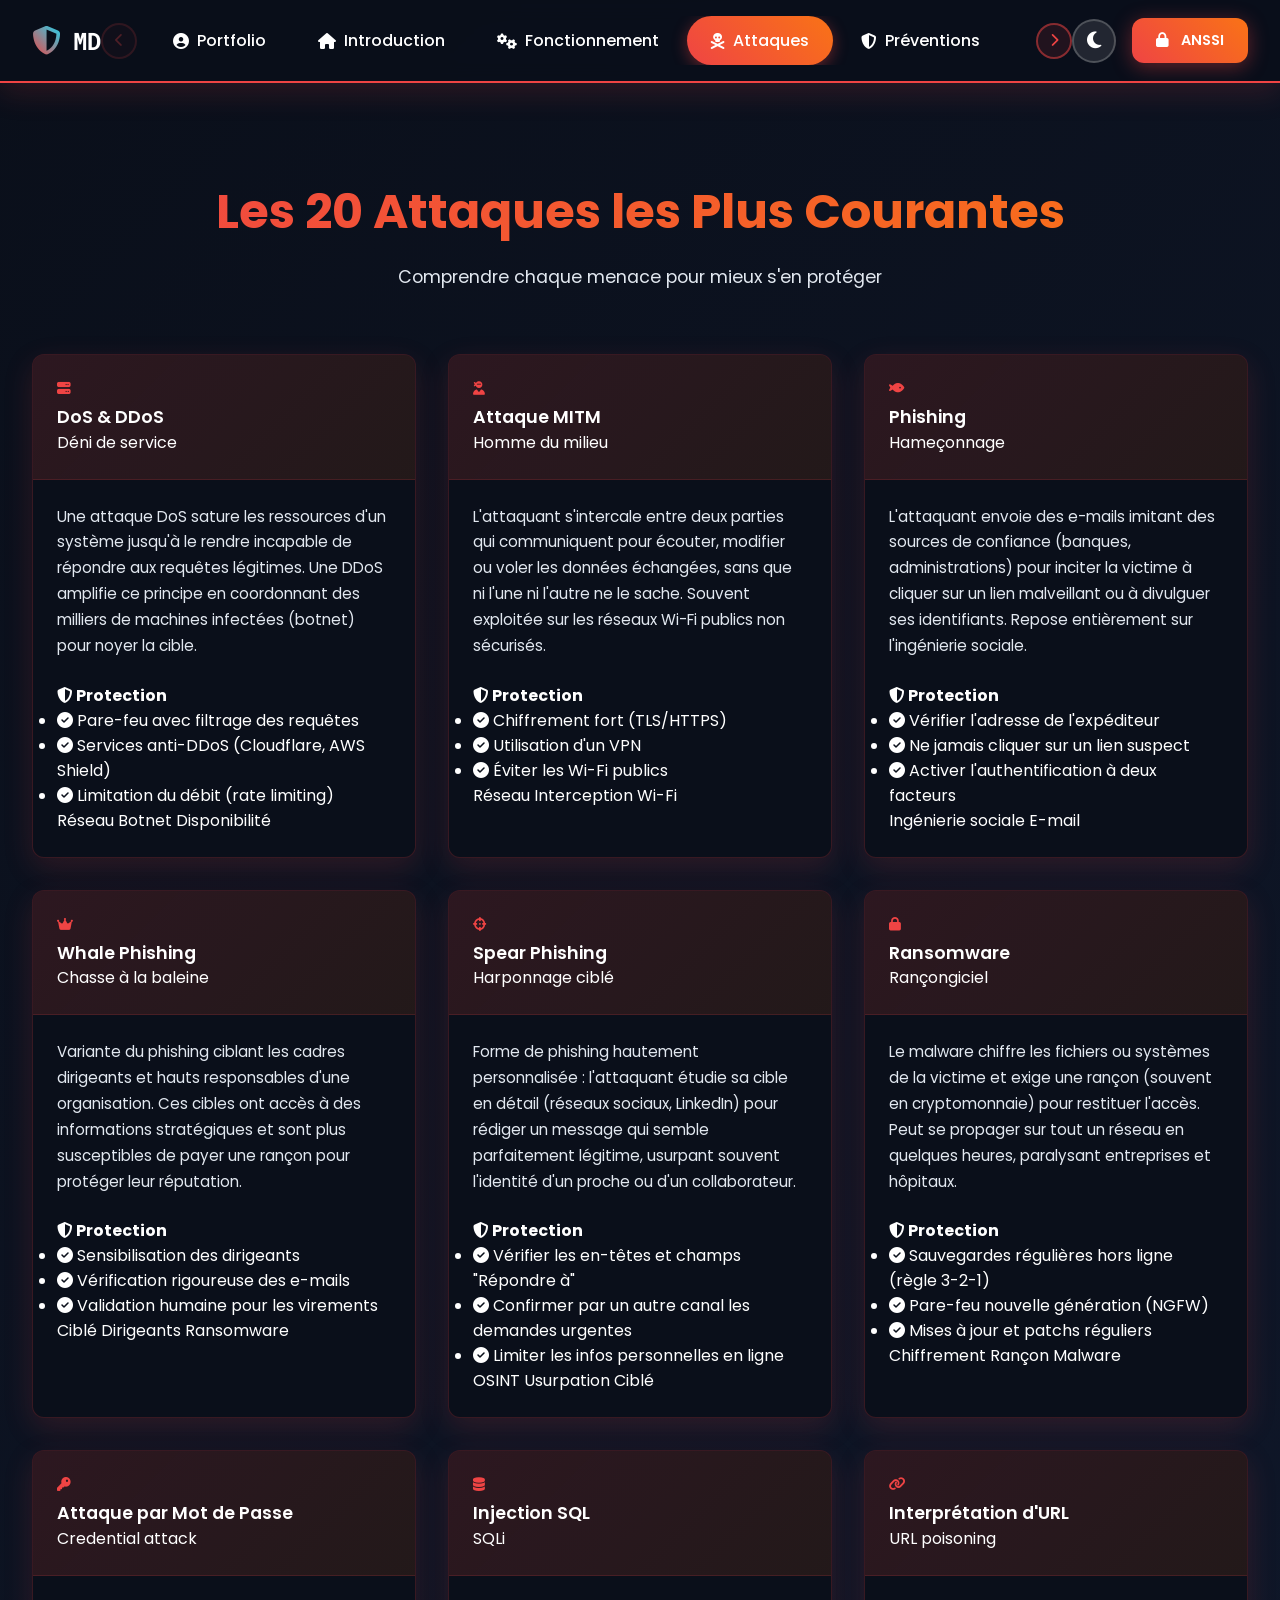
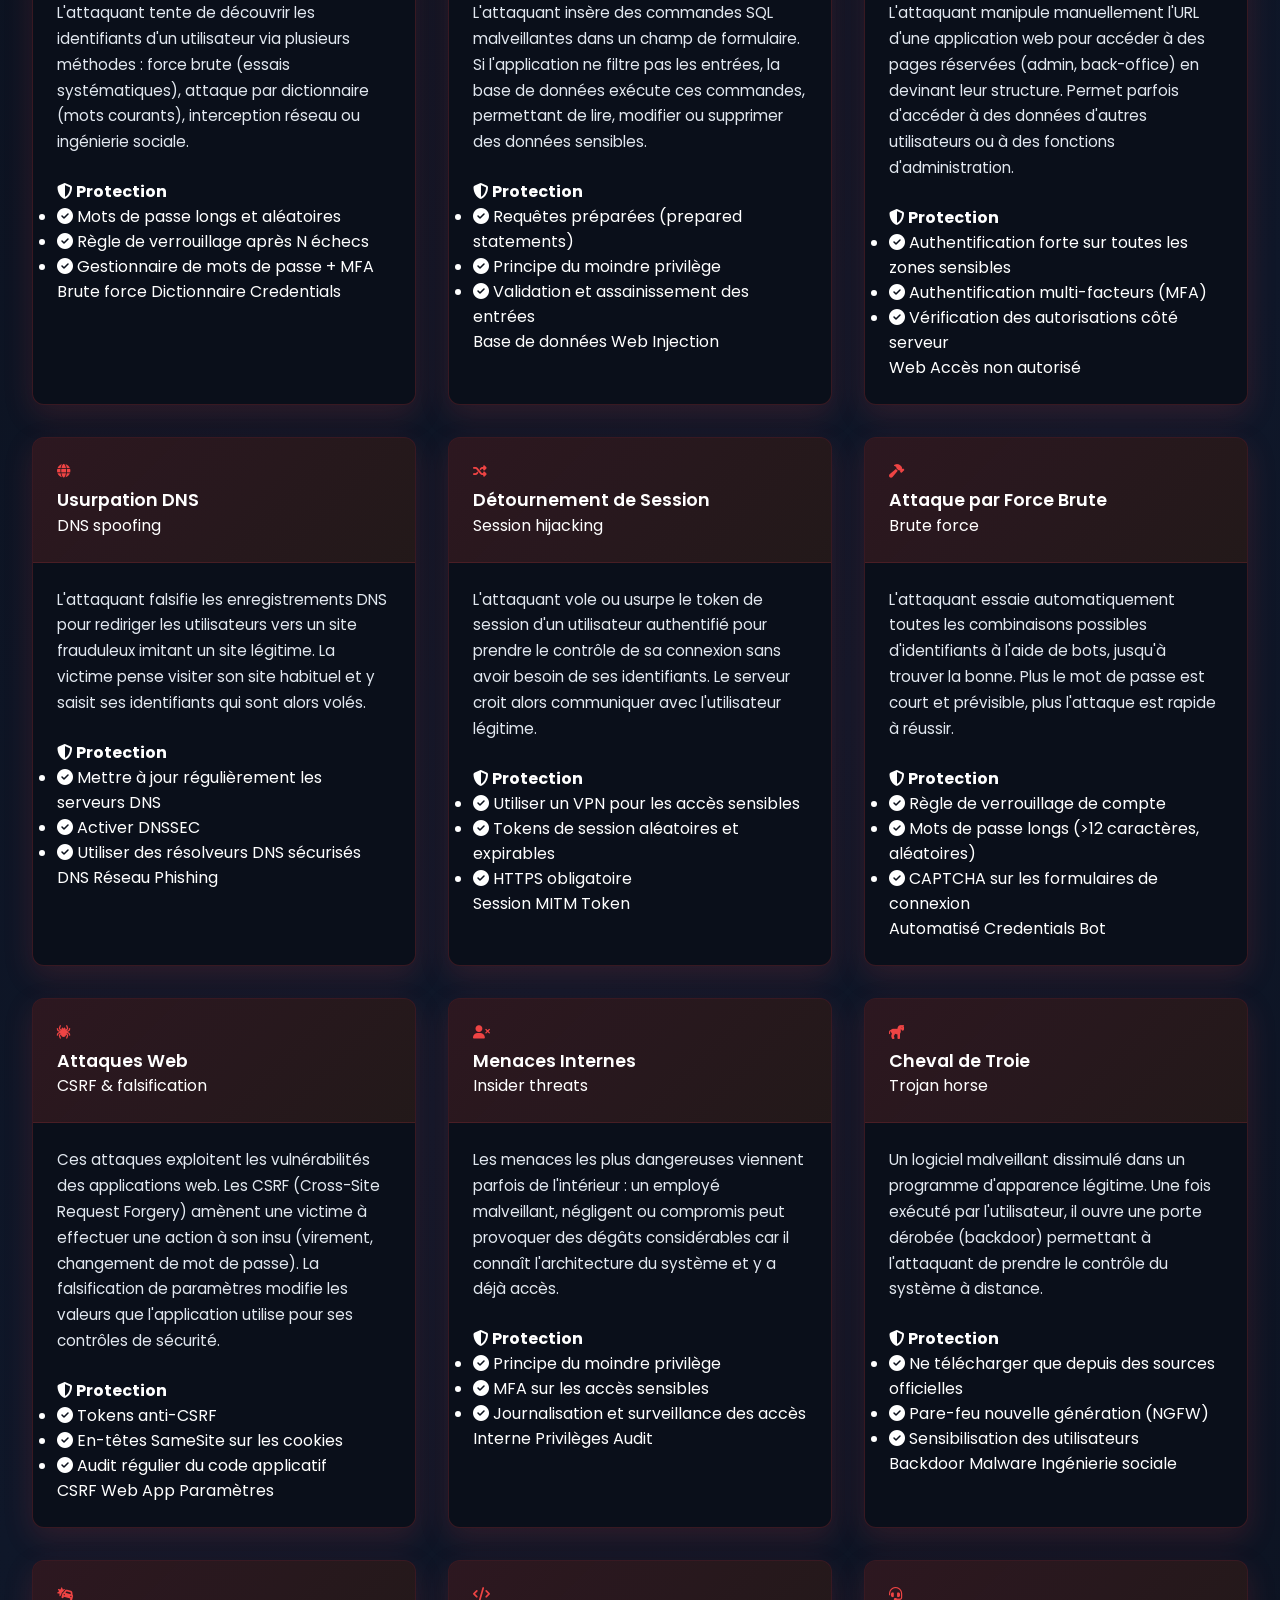
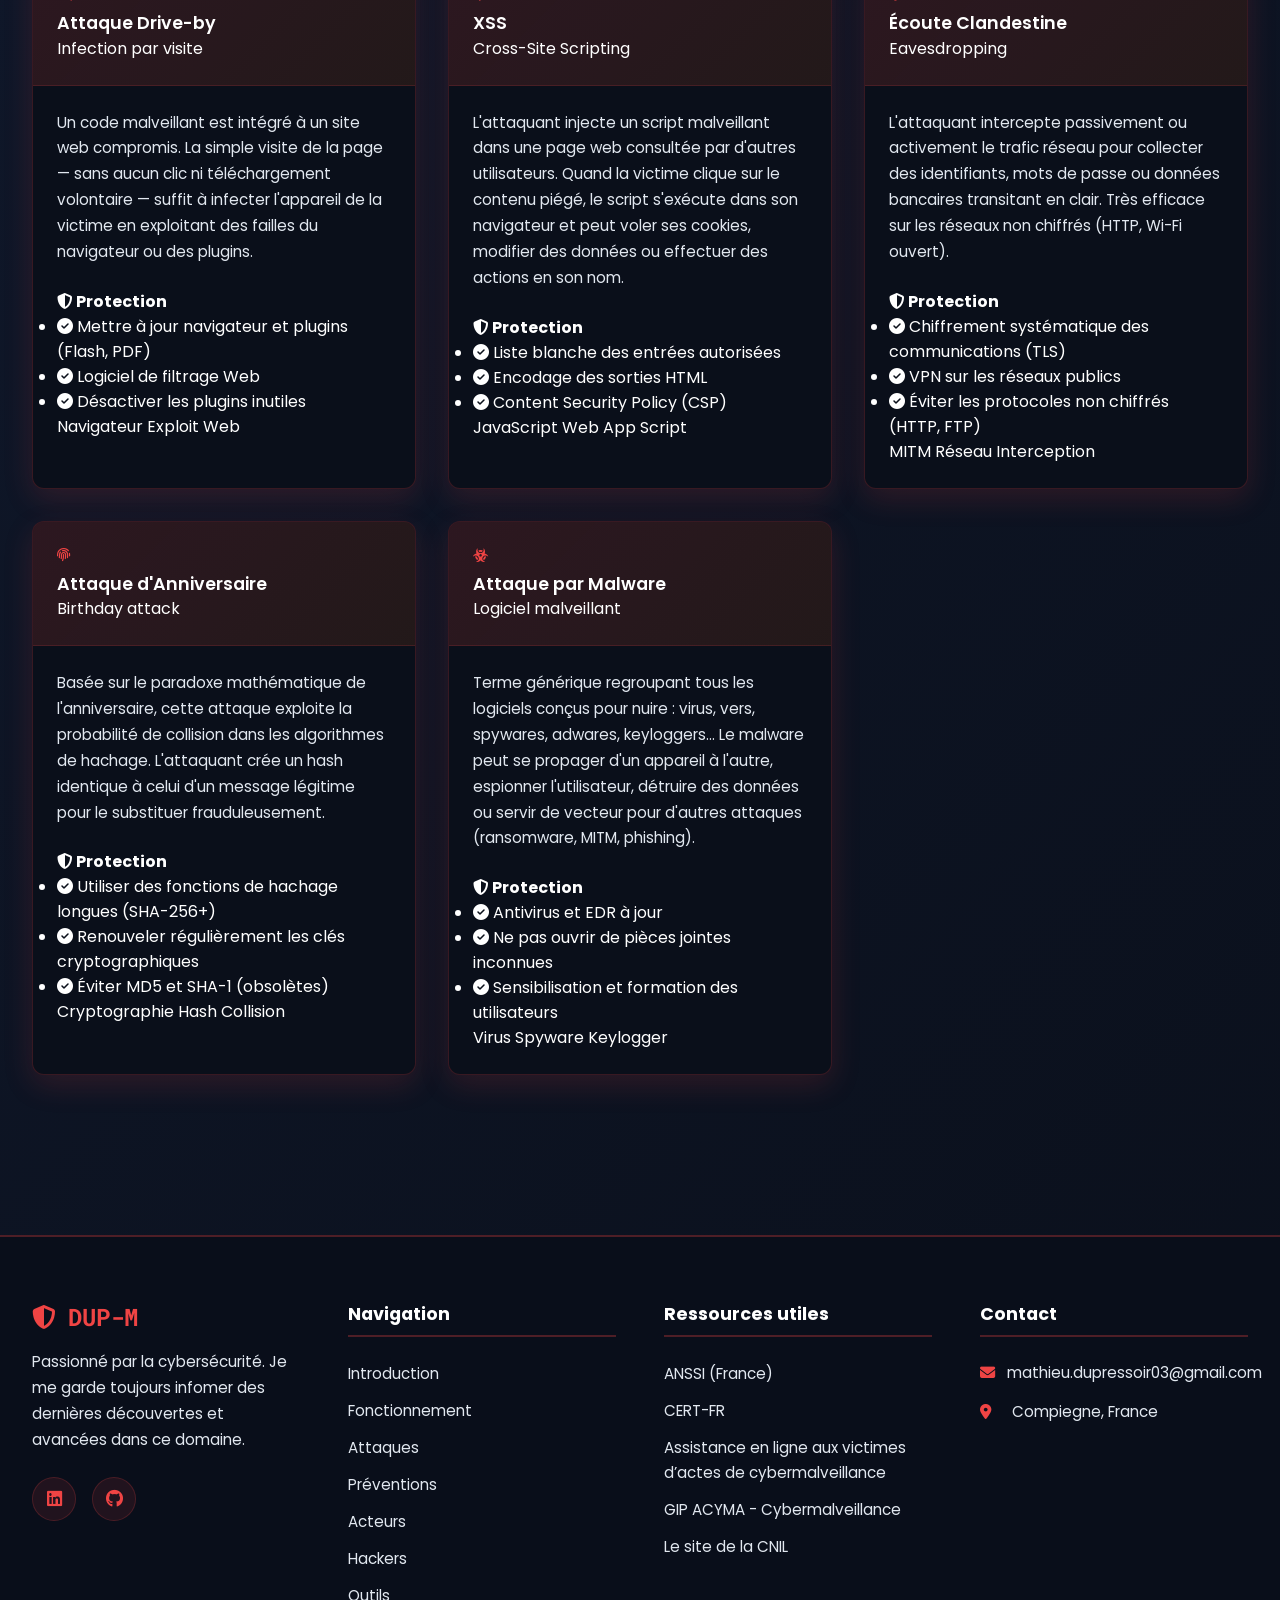
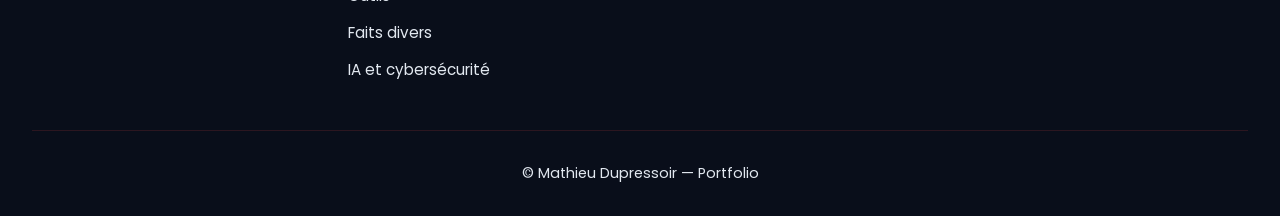
<file: Veille_technologique/Attaques.html>
﻿<!DOCTYPE html>
<html lang="fr">
<head>
    <meta charset="UTF-8">
    <meta name="viewport" content="width=device-width, initial-scale=1.0">
    <title>Attaques - Cybersécurité | Mathieu Dupressoir</title>
    <link rel="stylesheet" href="style_cyber.css">
    <link rel="stylesheet" href="https://cdnjs.cloudflare.com/ajax/libs/font-awesome/6.4.0/css/all.min.css">
    <link href="https://fonts.googleapis.com/css2?family=Poppins:wght@300;400;500;600;700&family=Roboto+Mono:wght@300;400;500&display=swap" rel="stylesheet">
</head>
<body>
    <!-- Navigation -->
    <nav class="navbar">
        <div class="nav-container">
            <div class="nav-brand">
                <div class="logo-wrapper">
                    <i class="fas fa-shield-alt logo-icon"></i>
                    <span class="logo-text">MD</span>
                </div>
            </div>

            <div class="nav-scroll-wrapper">
                <button class="nav-scroll-btn nav-scroll-left" id="navScrollLeft" aria-label="Défiler à gauche">
                    <i class="fas fa-chevron-left"></i>
                </button>

                <ul class="nav-menu" id="navMenu">
                    <li>
                        <a href="../index.html" class="nav-link">
                            <i class="fas fa-user-circle"></i>
                            <span>Portfolio</span>
                        </a>
                    </li>
                    <li>
                        <a href="Veille_cyber.html" class="nav-link">
                            <i class="fas fa-home"></i>
                            <span>Introduction</span>
                        </a>
                    </li>
                    <li>
                        <a href="Fonctionnement.html" class="nav-link">
                            <i class="fas fa-cogs"></i>
                            <span>Fonctionnement</span>
                        </a>
                    </li>
                    <li>
                        <a href="Attaques.html" class="nav-link">
                            <i class="fas fa-skull-crossbones"></i>
                            <span>Attaques</span>
                        </a>
                    </li>
                    <li>
                        <a href="Preventions.html" class="nav-link">
                            <i class="fas fa-shield-alt"></i>
                            <span>Préventions</span>
                        </a>
                    </li>
                    <li>
                        <a href="Outils.html" class="nav-link">
                            <i class="fas fa-tools"></i>
                            <span>Outils</span>
                        </a>
                    </li>
                    <li>
                        <a href="Acteurs.html" class="nav-link">
                            <i class="fas fa-users"></i>
                            <span>Acteurs</span>
                        </a>
                    </li>
                    <li>
                        <a href="Hackers.html" class="nav-link">
                            <i class="fas fa-user-secret"></i>
                            <span>Hackers</span>
                        </a>
                    </li>
                    <li>
                        <a href="Faits_divers.html" class="nav-link">
                            <i class="fas fa-chart-line"></i>
                            <span>Faits divers</span>
                        </a>
                    </li>
                    <li>
                        <a href="IA_cyber.html" class="nav-link">
                            <i class="fas fa-robot"></i>
                            <span>IA et cybersécurité</span>
                        </a>
                    </li>
                </ul>
                <button class="nav-scroll-btn nav-scroll-right" id="navScrollRight" aria-label="Défiler à droite">
                    <i class="fas fa-chevron-right"></i>
                </button>
            </div>

            <div class="nav-actions">
                <button class="theme-toggle" id="themeToggle" aria-label="Changer le thème">
                    <i class="fas fa-moon"></i>
                </button>
                <a href="https://www.ssi.gouv.fr/" class="btn btn-primary btn-small" target="_blank">
                    <i class="fas fa-lock"></i>
                    <span>ANSSI</span>
                </a>
            </div>

            <button class="menu-toggle" id="menuToggle" aria-label="Menu mobile">
                <i class="fas fa-bars"></i>
            </button>
        </div>
</nav>

    <!-- Menu mobile -->
    <div class="mobile-menu" id="mobileMenu">
        <div class="mobile-menu-header">
            <div class="logo-wrapper">
                <i class="fas fa-shield-alt logo-icon"></i>
                <span class="logo-text">DUP-M</span>
            </div>
            <button class="menu-close" id="menuClose" aria-label="Fermer le menu">
                <i class="fas fa-times"></i>
            </button>
        </div>
                <ul class="mobile-nav-menu">
            <li>
                <a href="../index.html" class="mobile-nav-link">
                    <i class="fas fa-user-circle"></i>
                    <span>Portfolio</span>
                </a>
            </li>
            <li>
                <a href="Veille_cyber.html" class="mobile-nav-link">
                    <i class="fas fa-home"></i>
                    <span>Introduction</span>
                </a>
            </li>
            <li>
                <a href="Fonctionnement.html" class="mobile-nav-link">
                    <i class="fas fa-cogs"></i>
                    <span>Fonctionnement</span>
                </a>
            </li>
            <li>
                <a href="Attaques.html" class="mobile-nav-link">
                    <i class="fas fa-skull-crossbones"></i>
                    <span>Attaques</span>
                </a>
            </li>
            <li>
                <a href="Preventions.html" class="mobile-nav-link">
                    <i class="fas fa-shield-alt"></i>
                    <span>Préventions</span>
                </a>
            </li>
            <li>
                <a href="Outils.html" class="mobile-nav-link">
                    <i class="fas fa-tools"></i>
                    <span>Outils</span>
                </a>
            </li>
            <li>
                <a href="Acteurs.html" class="mobile-nav-link">
                    <i class="fas fa-users"></i>
                    <span>Acteurs</span>
                </a>
            </li>
            <li>
                <a href="Hackers.html" class="mobile-nav-link">
                    <i class="fas fa-user-secret"></i>
                    <span>Hackers</span>
                </a>
            </li>
            <li>
                <a href="Faits_divers.html" class="mobile-nav-link">
                    <i class="fas fa-chart-line"></i>
                    <span>Faits divers</span>
                </a>
            </li>
            <li>
                <a href="IA_cyber.html" class="mobile-nav-link">
                    <i class="fas fa-robot"></i>
                    <span>IA et cybersécurité</span>
                </a>
</ul>
        <div class="mobile-menu-footer">
            <a href="https://www.ssi.gouv.fr/" class="btn btn-primary btn-block" target="_blank">
                <i class="fas fa-lock"></i>
                <span>Visiter l'ANSSI</span>
            </a>
        </div>
    </div>
    <!-- Contenu principal -->
    <main class="main-content">

        <!-- Les 20 types d'attaques -->
        <section class="parcours-section" id="types-attaques">
            <div class="section-header">
                <h2 class="section-title">Les 20 Attaques les Plus Courantes</h2>
                <p class="section-subtitle">Comprendre chaque menace pour mieux s'en protéger</p>
            </div>

            <div class="parcours-grid">

                <!-- 1. DoS / DDoS -->
                <div class="parcours-card">
                    <div class="parcours-header">
                        <div class="parcours-year"><i class="fas fa-server"></i></div>
                        <h3 class="parcours-title">DoS &amp; DDoS</h3>
                        <p class="parcours-subtitle">Déni de service</p>
                    </div>
                    <div class="parcours-body">
                        <p class="parcours-description">
                            Une attaque DoS sature les ressources d'un système jusqu'à le rendre incapable de répondre aux requêtes légitimes. Une DDoS amplifie ce principe en coordonnant des milliers de machines infectées (botnet) pour noyer la cible.
                        </p>
                        <div class="stage-missions">
                            <h4 class="missions-title"><i class="fas fa-shield-alt"></i> Protection</h4>
                            <ul class="missions-list">
                                <li><i class="fas fa-check-circle"></i> Pare-feu avec filtrage des requêtes</li>
                                <li><i class="fas fa-check-circle"></i> Services anti-DDoS (Cloudflare, AWS Shield)</li>
                                <li><i class="fas fa-check-circle"></i> Limitation du débit (rate limiting)</li>
                            </ul>
                        </div>
                        <div class="parcours-skills">
                            <span class="skill-tag">Réseau</span>
                            <span class="skill-tag">Botnet</span>
                            <span class="skill-tag">Disponibilité</span>
                        </div>
                    </div>
                </div>

                <!-- 2. MITM -->
                <div class="parcours-card">
                    <div class="parcours-header">
                        <div class="parcours-year"><i class="fas fa-user-ninja"></i></div>
                        <h3 class="parcours-title">Attaque MITM</h3>
                        <p class="parcours-subtitle">Homme du milieu</p>
                    </div>
                    <div class="parcours-body">
                        <p class="parcours-description">
                            L'attaquant s'intercale entre deux parties qui communiquent pour écouter, modifier ou voler les données échangées, sans que ni l'une ni l'autre ne le sache. Souvent exploitée sur les réseaux Wi-Fi publics non sécurisés.
                        </p>
                        <div class="stage-missions">
                            <h4 class="missions-title"><i class="fas fa-shield-alt"></i> Protection</h4>
                            <ul class="missions-list">
                                <li><i class="fas fa-check-circle"></i> Chiffrement fort (TLS/HTTPS)</li>
                                <li><i class="fas fa-check-circle"></i> Utilisation d'un VPN</li>
                                <li><i class="fas fa-check-circle"></i> Éviter les Wi-Fi publics</li>
                            </ul>
                        </div>
                        <div class="parcours-skills">
                            <span class="skill-tag">Réseau</span>
                            <span class="skill-tag">Interception</span>
                            <span class="skill-tag">Wi-Fi</span>
                        </div>
                    </div>
                </div>

                <!-- 3. Phishing -->
                <div class="parcours-card">
                    <div class="parcours-header">
                        <div class="parcours-year"><i class="fas fa-fish"></i></div>
                        <h3 class="parcours-title">Phishing</h3>
                        <p class="parcours-subtitle">Hameçonnage</p>
                    </div>
                    <div class="parcours-body">
                        <p class="parcours-description">
                            L'attaquant envoie des e-mails imitant des sources de confiance (banques, administrations) pour inciter la victime à cliquer sur un lien malveillant ou à divulguer ses identifiants. Repose entièrement sur l'ingénierie sociale.
                        </p>
                        <div class="stage-missions">
                            <h4 class="missions-title"><i class="fas fa-shield-alt"></i> Protection</h4>
                            <ul class="missions-list">
                                <li><i class="fas fa-check-circle"></i> Vérifier l'adresse de l'expéditeur</li>
                                <li><i class="fas fa-check-circle"></i> Ne jamais cliquer sur un lien suspect</li>
                                <li><i class="fas fa-check-circle"></i> Activer l'authentification à deux facteurs</li>
                            </ul>
                        </div>
                        <div class="parcours-skills">
                            <span class="skill-tag">Ingénierie sociale</span>
                            <span class="skill-tag">E-mail</span>
                        </div>
                    </div>
                </div>

                <!-- 4. Whale Phishing -->
                <div class="parcours-card">
                    <div class="parcours-header">
                        <div class="parcours-year"><i class="fas fa-crown"></i></div>
                        <h3 class="parcours-title">Whale Phishing</h3>
                        <p class="parcours-subtitle">Chasse à la baleine</p>
                    </div>
                    <div class="parcours-body">
                        <p class="parcours-description">
                            Variante du phishing ciblant les cadres dirigeants et hauts responsables d'une organisation. Ces cibles ont accès à des informations stratégiques et sont plus susceptibles de payer une rançon pour protéger leur réputation.
                        </p>
                        <div class="stage-missions">
                            <h4 class="missions-title"><i class="fas fa-shield-alt"></i> Protection</h4>
                            <ul class="missions-list">
                                <li><i class="fas fa-check-circle"></i> Sensibilisation des dirigeants</li>
                                <li><i class="fas fa-check-circle"></i> Vérification rigoureuse des e-mails</li>
                                <li><i class="fas fa-check-circle"></i> Validation humaine pour les virements</li>
                            </ul>
                        </div>
                        <div class="parcours-skills">
                            <span class="skill-tag">Ciblé</span>
                            <span class="skill-tag">Dirigeants</span>
                            <span class="skill-tag">Ransomware</span>
                        </div>
                    </div>
                </div>

                <!-- 5. Spear Phishing -->
                <div class="parcours-card">
                    <div class="parcours-header">
                        <div class="parcours-year"><i class="fas fa-crosshairs"></i></div>
                        <h3 class="parcours-title">Spear Phishing</h3>
                        <p class="parcours-subtitle">Harponnage ciblé</p>
                    </div>
                    <div class="parcours-body">
                        <p class="parcours-description">
                            Forme de phishing hautement personnalisée : l'attaquant étudie sa cible en détail (réseaux sociaux, LinkedIn) pour rédiger un message qui semble parfaitement légitime, usurpant souvent l'identité d'un proche ou d'un collaborateur.
                        </p>
                        <div class="stage-missions">
                            <h4 class="missions-title"><i class="fas fa-shield-alt"></i> Protection</h4>
                            <ul class="missions-list">
                                <li><i class="fas fa-check-circle"></i> Vérifier les en-têtes et champs "Répondre à"</li>
                                <li><i class="fas fa-check-circle"></i> Confirmer par un autre canal les demandes urgentes</li>
                                <li><i class="fas fa-check-circle"></i> Limiter les infos personnelles en ligne</li>
                            </ul>
                        </div>
                        <div class="parcours-skills">
                            <span class="skill-tag">OSINT</span>
                            <span class="skill-tag">Usurpation</span>
                            <span class="skill-tag">Ciblé</span>
                        </div>
                    </div>
                </div>

                <!-- 6. Ransomware -->
                <div class="parcours-card">
                    <div class="parcours-header">
                        <div class="parcours-year"><i class="fas fa-lock"></i></div>
                        <h3 class="parcours-title">Ransomware</h3>
                        <p class="parcours-subtitle">Rançongiciel</p>
                    </div>
                    <div class="parcours-body">
                        <p class="parcours-description">
                            Le malware chiffre les fichiers ou systèmes de la victime et exige une rançon (souvent en cryptomonnaie) pour restituer l'accès. Peut se propager sur tout un réseau en quelques heures, paralysant entreprises et hôpitaux.
                        </p>
                        <div class="stage-missions">
                            <h4 class="missions-title"><i class="fas fa-shield-alt"></i> Protection</h4>
                            <ul class="missions-list">
                                <li><i class="fas fa-check-circle"></i> Sauvegardes régulières hors ligne (règle 3-2-1)</li>
                                <li><i class="fas fa-check-circle"></i> Pare-feu nouvelle génération (NGFW)</li>
                                <li><i class="fas fa-check-circle"></i> Mises à jour et patchs réguliers</li>
                            </ul>
                        </div>
                        <div class="parcours-skills">
                            <span class="skill-tag">Chiffrement</span>
                            <span class="skill-tag">Rançon</span>
                            <span class="skill-tag">Malware</span>
                        </div>
                    </div>
                </div>

                <!-- 7. Attaque par mot de passe -->
                <div class="parcours-card">
                    <div class="parcours-header">
                        <div class="parcours-year"><i class="fas fa-key"></i></div>
                        <h3 class="parcours-title">Attaque par Mot de Passe</h3>
                        <p class="parcours-subtitle">Credential attack</p>
                    </div>
                    <div class="parcours-body">
                        <p class="parcours-description">
                            L'attaquant tente de découvrir les identifiants d'un utilisateur via plusieurs méthodes : force brute (essais systématiques), attaque par dictionnaire (mots courants), interception réseau ou ingénierie sociale.
                        </p>
                        <div class="stage-missions">
                            <h4 class="missions-title"><i class="fas fa-shield-alt"></i> Protection</h4>
                            <ul class="missions-list">
                                <li><i class="fas fa-check-circle"></i> Mots de passe longs et aléatoires</li>
                                <li><i class="fas fa-check-circle"></i> Règle de verrouillage après N échecs</li>
                                <li><i class="fas fa-check-circle"></i> Gestionnaire de mots de passe + MFA</li>
                            </ul>
                        </div>
                        <div class="parcours-skills">
                            <span class="skill-tag">Brute force</span>
                            <span class="skill-tag">Dictionnaire</span>
                            <span class="skill-tag">Credentials</span>
                        </div>
                    </div>
                </div>

                <!-- 8. Injection SQL -->
                <div class="parcours-card">
                    <div class="parcours-header">
                        <div class="parcours-year"><i class="fas fa-database"></i></div>
                        <h3 class="parcours-title">Injection SQL</h3>
                        <p class="parcours-subtitle">SQLi</p>
                    </div>
                    <div class="parcours-body">
                        <p class="parcours-description">
                            L'attaquant insère des commandes SQL malveillantes dans un champ de formulaire. Si l'application ne filtre pas les entrées, la base de données exécute ces commandes, permettant de lire, modifier ou supprimer des données sensibles.
                        </p>
                        <div class="stage-missions">
                            <h4 class="missions-title"><i class="fas fa-shield-alt"></i> Protection</h4>
                            <ul class="missions-list">
                                <li><i class="fas fa-check-circle"></i> Requêtes préparées (prepared statements)</li>
                                <li><i class="fas fa-check-circle"></i> Principe du moindre privilège</li>
                                <li><i class="fas fa-check-circle"></i> Validation et assainissement des entrées</li>
                            </ul>
                        </div>
                        <div class="parcours-skills">
                            <span class="skill-tag">Base de données</span>
                            <span class="skill-tag">Web</span>
                            <span class="skill-tag">Injection</span>
                        </div>
                    </div>
                </div>

                <!-- 9. Interprétation d'URL -->
                <div class="parcours-card">
                    <div class="parcours-header">
                        <div class="parcours-year"><i class="fas fa-link"></i></div>
                        <h3 class="parcours-title">Interprétation d'URL</h3>
                        <p class="parcours-subtitle">URL poisoning</p>
                    </div>
                    <div class="parcours-body">
                        <p class="parcours-description">
                            L'attaquant manipule manuellement l'URL d'une application web pour accéder à des pages réservées (admin, back-office) en devinant leur structure. Permet parfois d'accéder à des données d'autres utilisateurs ou à des fonctions d'administration.
                        </p>
                        <div class="stage-missions">
                            <h4 class="missions-title"><i class="fas fa-shield-alt"></i> Protection</h4>
                            <ul class="missions-list">
                                <li><i class="fas fa-check-circle"></i> Authentification forte sur toutes les zones sensibles</li>
                                <li><i class="fas fa-check-circle"></i> Authentification multi-facteurs (MFA)</li>
                                <li><i class="fas fa-check-circle"></i> Vérification des autorisations côté serveur</li>
                            </ul>
                        </div>
                        <div class="parcours-skills">
                            <span class="skill-tag">Web</span>
                            <span class="skill-tag">Accès non autorisé</span>
                        </div>
                    </div>
                </div>

                <!-- 10. Usurpation DNS -->
                <div class="parcours-card">
                    <div class="parcours-header">
                        <div class="parcours-year"><i class="fas fa-globe"></i></div>
                        <h3 class="parcours-title">Usurpation DNS</h3>
                        <p class="parcours-subtitle">DNS spoofing</p>
                    </div>
                    <div class="parcours-body">
                        <p class="parcours-description">
                            L'attaquant falsifie les enregistrements DNS pour rediriger les utilisateurs vers un site frauduleux imitant un site légitime. La victime pense visiter son site habituel et y saisit ses identifiants qui sont alors volés.
                        </p>
                        <div class="stage-missions">
                            <h4 class="missions-title"><i class="fas fa-shield-alt"></i> Protection</h4>
                            <ul class="missions-list">
                                <li><i class="fas fa-check-circle"></i> Mettre à jour régulièrement les serveurs DNS</li>
                                <li><i class="fas fa-check-circle"></i> Activer DNSSEC</li>
                                <li><i class="fas fa-check-circle"></i> Utiliser des résolveurs DNS sécurisés</li>
                            </ul>
                        </div>
                        <div class="parcours-skills">
                            <span class="skill-tag">DNS</span>
                            <span class="skill-tag">Réseau</span>
                            <span class="skill-tag">Phishing</span>
                        </div>
                    </div>
                </div>

                <!-- 11. Détournement de session -->
                <div class="parcours-card">
                    <div class="parcours-header">
                        <div class="parcours-year"><i class="fas fa-random"></i></div>
                        <h3 class="parcours-title">Détournement de Session</h3>
                        <p class="parcours-subtitle">Session hijacking</p>
                    </div>
                    <div class="parcours-body">
                        <p class="parcours-description">
                            L'attaquant vole ou usurpe le token de session d'un utilisateur authentifié pour prendre le contrôle de sa connexion sans avoir besoin de ses identifiants. Le serveur croit alors communiquer avec l'utilisateur légitime.
                        </p>
                        <div class="stage-missions">
                            <h4 class="missions-title"><i class="fas fa-shield-alt"></i> Protection</h4>
                            <ul class="missions-list">
                                <li><i class="fas fa-check-circle"></i> Utiliser un VPN pour les accès sensibles</li>
                                <li><i class="fas fa-check-circle"></i> Tokens de session aléatoires et expirables</li>
                                <li><i class="fas fa-check-circle"></i> HTTPS obligatoire</li>
                            </ul>
                        </div>
                        <div class="parcours-skills">
                            <span class="skill-tag">Session</span>
                            <span class="skill-tag">MITM</span>
                            <span class="skill-tag">Token</span>
                        </div>
                    </div>
                </div>

                <!-- 12. Force brute -->
                <div class="parcours-card">
                    <div class="parcours-header">
                        <div class="parcours-year"><i class="fas fa-hammer"></i></div>
                        <h3 class="parcours-title">Attaque par Force Brute</h3>
                        <p class="parcours-subtitle">Brute force</p>
                    </div>
                    <div class="parcours-body">
                        <p class="parcours-description">
                            L'attaquant essaie automatiquement toutes les combinaisons possibles d'identifiants à l'aide de bots, jusqu'à trouver la bonne. Plus le mot de passe est court et prévisible, plus l'attaque est rapide à réussir.
                        </p>
                        <div class="stage-missions">
                            <h4 class="missions-title"><i class="fas fa-shield-alt"></i> Protection</h4>
                            <ul class="missions-list">
                                <li><i class="fas fa-check-circle"></i> Règle de verrouillage de compte</li>
                                <li><i class="fas fa-check-circle"></i> Mots de passe longs (&gt;12 caractères, aléatoires)</li>
                                <li><i class="fas fa-check-circle"></i> CAPTCHA sur les formulaires de connexion</li>
                            </ul>
                        </div>
                        <div class="parcours-skills">
                            <span class="skill-tag">Automatisé</span>
                            <span class="skill-tag">Credentials</span>
                            <span class="skill-tag">Bot</span>
                        </div>
                    </div>
                </div>

                <!-- 13. Attaques Web -->
                <div class="parcours-card">
                    <div class="parcours-header">
                        <div class="parcours-year"><i class="fas fa-spider"></i></div>
                        <h3 class="parcours-title">Attaques Web</h3>
                        <p class="parcours-subtitle">CSRF &amp; falsification</p>
                    </div>
                    <div class="parcours-body">
                        <p class="parcours-description">
                            Ces attaques exploitent les vulnérabilités des applications web. Les CSRF (Cross-Site Request Forgery) amènent une victime à effectuer une action à son insu (virement, changement de mot de passe). La falsification de paramètres modifie les valeurs que l'application utilise pour ses contrôles de sécurité.
                        </p>
                        <div class="stage-missions">
                            <h4 class="missions-title"><i class="fas fa-shield-alt"></i> Protection</h4>
                            <ul class="missions-list">
                                <li><i class="fas fa-check-circle"></i> Tokens anti-CSRF</li>
                                <li><i class="fas fa-check-circle"></i> En-têtes SameSite sur les cookies</li>
                                <li><i class="fas fa-check-circle"></i> Audit régulier du code applicatif</li>
                            </ul>
                        </div>
                        <div class="parcours-skills">
                            <span class="skill-tag">CSRF</span>
                            <span class="skill-tag">Web App</span>
                            <span class="skill-tag">Paramètres</span>
                        </div>
                    </div>
                </div>

                <!-- 14. Menaces internes -->
                <div class="parcours-card">
                    <div class="parcours-header">
                        <div class="parcours-year"><i class="fas fa-user-times"></i></div>
                        <h3 class="parcours-title">Menaces Internes</h3>
                        <p class="parcours-subtitle">Insider threats</p>
                    </div>
                    <div class="parcours-body">
                        <p class="parcours-description">
                            Les menaces les plus dangereuses viennent parfois de l'intérieur : un employé malveillant, négligent ou compromis peut provoquer des dégâts considérables car il connaît l'architecture du système et y a déjà accès.
                        </p>
                        <div class="stage-missions">
                            <h4 class="missions-title"><i class="fas fa-shield-alt"></i> Protection</h4>
                            <ul class="missions-list">
                                <li><i class="fas fa-check-circle"></i> Principe du moindre privilège</li>
                                <li><i class="fas fa-check-circle"></i> MFA sur les accès sensibles</li>
                                <li><i class="fas fa-check-circle"></i> Journalisation et surveillance des accès</li>
                            </ul>
                        </div>
                        <div class="parcours-skills">
                            <span class="skill-tag">Interne</span>
                            <span class="skill-tag">Privilèges</span>
                            <span class="skill-tag">Audit</span>
                        </div>
                    </div>
                </div>

                <!-- 15. Trojan -->
                <div class="parcours-card">
                    <div class="parcours-header">
                        <div class="parcours-year"><i class="fas fa-horse"></i></div>
                        <h3 class="parcours-title">Cheval de Troie</h3>
                        <p class="parcours-subtitle">Trojan horse</p>
                    </div>
                    <div class="parcours-body">
                        <p class="parcours-description">
                            Un logiciel malveillant dissimulé dans un programme d'apparence légitime. Une fois exécuté par l'utilisateur, il ouvre une porte dérobée (backdoor) permettant à l'attaquant de prendre le contrôle du système à distance.
                        </p>
                        <div class="stage-missions">
                            <h4 class="missions-title"><i class="fas fa-shield-alt"></i> Protection</h4>
                            <ul class="missions-list">
                                <li><i class="fas fa-check-circle"></i> Ne télécharger que depuis des sources officielles</li>
                                <li><i class="fas fa-check-circle"></i> Pare-feu nouvelle génération (NGFW)</li>
                                <li><i class="fas fa-check-circle"></i> Sensibilisation des utilisateurs</li>
                            </ul>
                        </div>
                        <div class="parcours-skills">
                            <span class="skill-tag">Backdoor</span>
                            <span class="skill-tag">Malware</span>
                            <span class="skill-tag">Ingénierie sociale</span>
                        </div>
                    </div>
                </div>

                <!-- 16. Drive-by -->
                <div class="parcours-card">
                    <div class="parcours-header">
                        <div class="parcours-year"><i class="fas fa-car-crash"></i></div>
                        <h3 class="parcours-title">Attaque Drive-by</h3>
                        <p class="parcours-subtitle">Infection par visite</p>
                    </div>
                    <div class="parcours-body">
                        <p class="parcours-description">
                            Un code malveillant est intégré à un site web compromis. La simple visite de la page — sans aucun clic ni téléchargement volontaire — suffit à infecter l'appareil de la victime en exploitant des failles du navigateur ou des plugins.
                        </p>
                        <div class="stage-missions">
                            <h4 class="missions-title"><i class="fas fa-shield-alt"></i> Protection</h4>
                            <ul class="missions-list">
                                <li><i class="fas fa-check-circle"></i> Mettre à jour navigateur et plugins (Flash, PDF)</li>
                                <li><i class="fas fa-check-circle"></i> Logiciel de filtrage Web</li>
                                <li><i class="fas fa-check-circle"></i> Désactiver les plugins inutiles</li>
                            </ul>
                        </div>
                        <div class="parcours-skills">
                            <span class="skill-tag">Navigateur</span>
                            <span class="skill-tag">Exploit</span>
                            <span class="skill-tag">Web</span>
                        </div>
                    </div>
                </div>

                <!-- 17. XSS -->
                <div class="parcours-card">
                    <div class="parcours-header">
                        <div class="parcours-year"><i class="fas fa-code"></i></div>
                        <h3 class="parcours-title">XSS</h3>
                        <p class="parcours-subtitle">Cross-Site Scripting</p>
                    </div>
                    <div class="parcours-body">
                        <p class="parcours-description">
                            L'attaquant injecte un script malveillant dans une page web consultée par d'autres utilisateurs. Quand la victime clique sur le contenu piégé, le script s'exécute dans son navigateur et peut voler ses cookies, modifier des données ou effectuer des actions en son nom.
                        </p>
                        <div class="stage-missions">
                            <h4 class="missions-title"><i class="fas fa-shield-alt"></i> Protection</h4>
                            <ul class="missions-list">
                                <li><i class="fas fa-check-circle"></i> Liste blanche des entrées autorisées</li>
                                <li><i class="fas fa-check-circle"></i> Encodage des sorties HTML</li>
                                <li><i class="fas fa-check-circle"></i> Content Security Policy (CSP)</li>
                            </ul>
                        </div>
                        <div class="parcours-skills">
                            <span class="skill-tag">JavaScript</span>
                            <span class="skill-tag">Web App</span>
                            <span class="skill-tag">Script</span>
                        </div>
                    </div>
                </div>

                <!-- 18. Écoute clandestine -->
                <div class="parcours-card">
                    <div class="parcours-header">
                        <div class="parcours-year"><i class="fas fa-headset"></i></div>
                        <h3 class="parcours-title">Écoute Clandestine</h3>
                        <p class="parcours-subtitle">Eavesdropping</p>
                    </div>
                    <div class="parcours-body">
                        <p class="parcours-description">
                            L'attaquant intercepte passivement ou activement le trafic réseau pour collecter des identifiants, mots de passe ou données bancaires transitant en clair. Très efficace sur les réseaux non chiffrés (HTTP, Wi-Fi ouvert).
                        </p>
                        <div class="stage-missions">
                            <h4 class="missions-title"><i class="fas fa-shield-alt"></i> Protection</h4>
                            <ul class="missions-list">
                                <li><i class="fas fa-check-circle"></i> Chiffrement systématique des communications (TLS)</li>
                                <li><i class="fas fa-check-circle"></i> VPN sur les réseaux publics</li>
                                <li><i class="fas fa-check-circle"></i> Éviter les protocoles non chiffrés (HTTP, FTP)</li>
                            </ul>
                        </div>
                        <div class="parcours-skills">
                            <span class="skill-tag">MITM</span>
                            <span class="skill-tag">Réseau</span>
                            <span class="skill-tag">Interception</span>
                        </div>
                    </div>
                </div>

                <!-- 19. Attaque d'anniversaire -->
                <div class="parcours-card">
                    <div class="parcours-header">
                        <div class="parcours-year"><i class="fas fa-fingerprint"></i></div>
                        <h3 class="parcours-title">Attaque d'Anniversaire</h3>
                        <p class="parcours-subtitle">Birthday attack</p>
                    </div>
                    <div class="parcours-body">
                        <p class="parcours-description">
                            Basée sur le paradoxe mathématique de l'anniversaire, cette attaque exploite la probabilité de collision dans les algorithmes de hachage. L'attaquant crée un hash identique à celui d'un message légitime pour le substituer frauduleusement.
                        </p>
                        <div class="stage-missions">
                            <h4 class="missions-title"><i class="fas fa-shield-alt"></i> Protection</h4>
                            <ul class="missions-list">
                                <li><i class="fas fa-check-circle"></i> Utiliser des fonctions de hachage longues (SHA-256+)</li>
                                <li><i class="fas fa-check-circle"></i> Renouveler régulièrement les clés cryptographiques</li>
                                <li><i class="fas fa-check-circle"></i> Éviter MD5 et SHA-1 (obsolètes)</li>
                            </ul>
                        </div>
                        <div class="parcours-skills">
                            <span class="skill-tag">Cryptographie</span>
                            <span class="skill-tag">Hash</span>
                            <span class="skill-tag">Collision</span>
                        </div>
                    </div>
                </div>

                <!-- 20. Malware -->
                <div class="parcours-card">
                    <div class="parcours-header">
                        <div class="parcours-year"><i class="fas fa-biohazard"></i></div>
                        <h3 class="parcours-title">Attaque par Malware</h3>
                        <p class="parcours-subtitle">Logiciel malveillant</p>
                    </div>
                    <div class="parcours-body">
                        <p class="parcours-description">
                            Terme générique regroupant tous les logiciels conçus pour nuire : virus, vers, spywares, adwares, keyloggers… Le malware peut se propager d'un appareil à l'autre, espionner l'utilisateur, détruire des données ou servir de vecteur pour d'autres attaques (ransomware, MITM, phishing).
                        </p>
                        <div class="stage-missions">
                            <h4 class="missions-title"><i class="fas fa-shield-alt"></i> Protection</h4>
                            <ul class="missions-list">
                                <li><i class="fas fa-check-circle"></i> Antivirus et EDR à jour</li>
                                <li><i class="fas fa-check-circle"></i> Ne pas ouvrir de pièces jointes inconnues</li>
                                <li><i class="fas fa-check-circle"></i> Sensibilisation et formation des utilisateurs</li>
                            </ul>
                        </div>
                        <div class="parcours-skills">
                            <span class="skill-tag">Virus</span>
                            <span class="skill-tag">Spyware</span>
                            <span class="skill-tag">Keylogger</span>
                        </div>
                    </div>
                </div>

            </div>
        </section>

    </main>

    <!-- Footer -->
    <footer class="footer">
        <div class="footer-content">
            <div class="footer-section">
                <div class="footer-logo">
                    <i class="fas fa-shield-alt"></i>
                    <span>DUP-M</span>
                </div>
                <p class="footer-description">
                    Passionné par la cybersécurité. Je me garde toujours infomer des dernières découvertes et avancées dans ce domaine.
                </p>
                <div class="social-links">
                    <a href="https://www.linkedin.com/in/mathieu-dupressoir-384376329/" class="social-link" aria-label="LinkedIn">
                        <i class="fab fa-linkedin"></i>
                    </a>
                    <a href="https://github.com/MatDup6080" class="social-link" aria-label="GitHub">
                        <i class="fab fa-github"></i>
                    </a>
                   
                </div>
            </div>

            <div class="footer-section">
                <h3 class="footer-title">Navigation</h3>
                                <ul class="footer-links">
                    <li><a href="Veille_cyber.html">Introduction</a></li>
                    <li><a href="Fonctionnement.html">Fonctionnement</a></li>
                    <li><a href="Attaques.html">Attaques</a></li>
                    <li><a href="Preventions.html">Préventions</a></li>
                    <li><a href="Acteurs.html">Acteurs</a></li>
                    <li><a href="Hackers.html">Hackers</a></li>
                    <li><a href="Outils.html">Outils</a></li>
                    <li><a href="Faits_divers.html">Faits divers</a></li>
                    <li><a href="IA_cyber.html">IA et cybersécurité</a></li>
                </ul>
            </div>

            <div class="footer-section">
                <h3 class="footer-title">Ressources utiles</h3>
                <ul class="footer-links">
                    <li><a href="https://www.ssi.gouv.fr/" target="_blank">ANSSI (France)</a></li>
                    <li><a href="https://www.cert.ssi.gouv.fr/" target="_blank">CERT-FR</a></li>
                    <li><a href="https://17cyber.gouv.fr" target="_blank">Assistance en ligne aux victimes d’actes de cybermalveillance</a></li>
                    <li><a href="https://www.cybermalveillance.gouv.fr" target="_blank">GIP ACYMA - Cybermalveillance</a></li>
                    <li><a href="http://www.cnil.fr" target="_blank">Le site de la CNIL</a></li>

                </ul>
            </div>

            <div class="footer-section">
                <h3 class="footer-title">Contact</h3>
                <ul class="footer-contact">
                    <li>
                        <i class="fas fa-envelope"></i>
                        <span>mathieu.dupressoir03@gmail.com</span>
                    </li>
                    <li>
                        <i class="fas fa-map-marker-alt"></i>
                        <span>Compiegne, France</span>
                    </li>
                </ul>
            </div>
        </div>

        <div class="footer-bottom">
            <p>&copy; <span id="currentYear"></span> Mathieu Dupressoir — Portfolio</p>
        </div>
    </footer>

    <script src="Veille_cyber.js"></script>
</body>
</html>
</file>
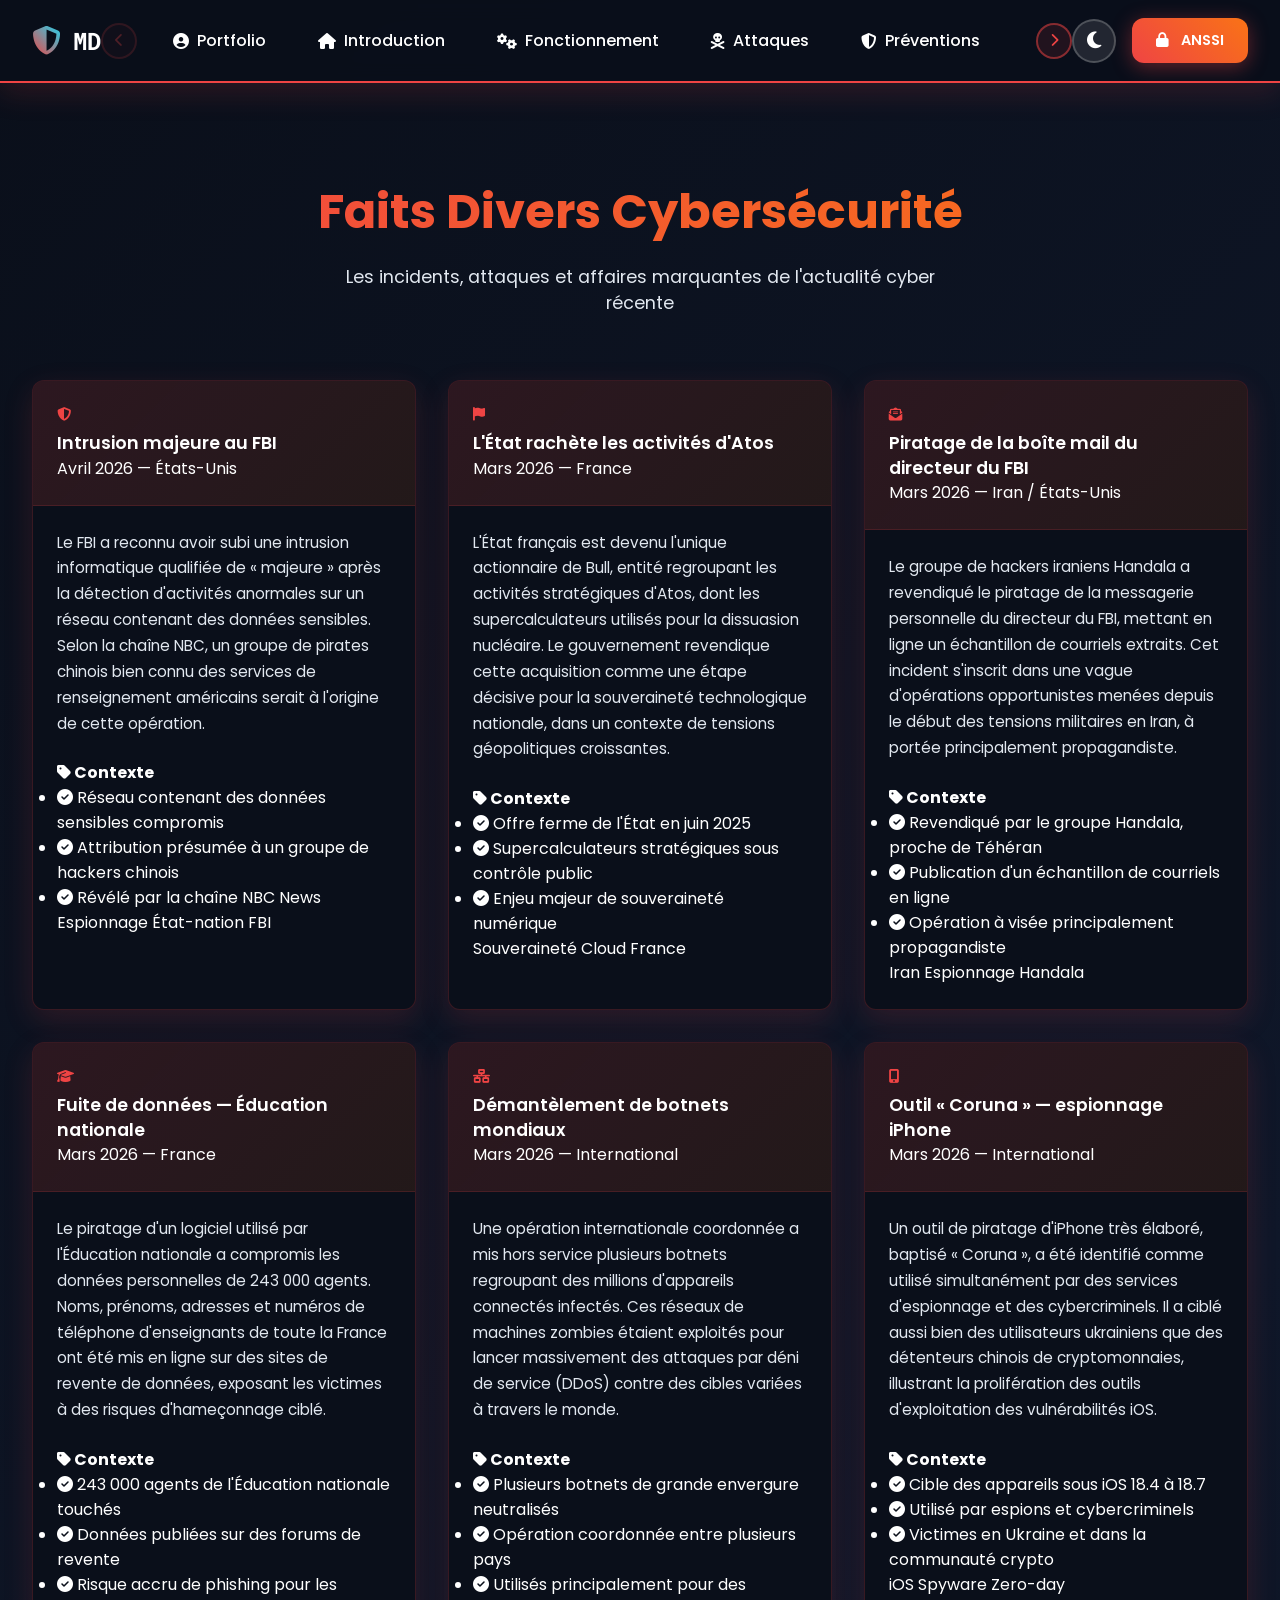
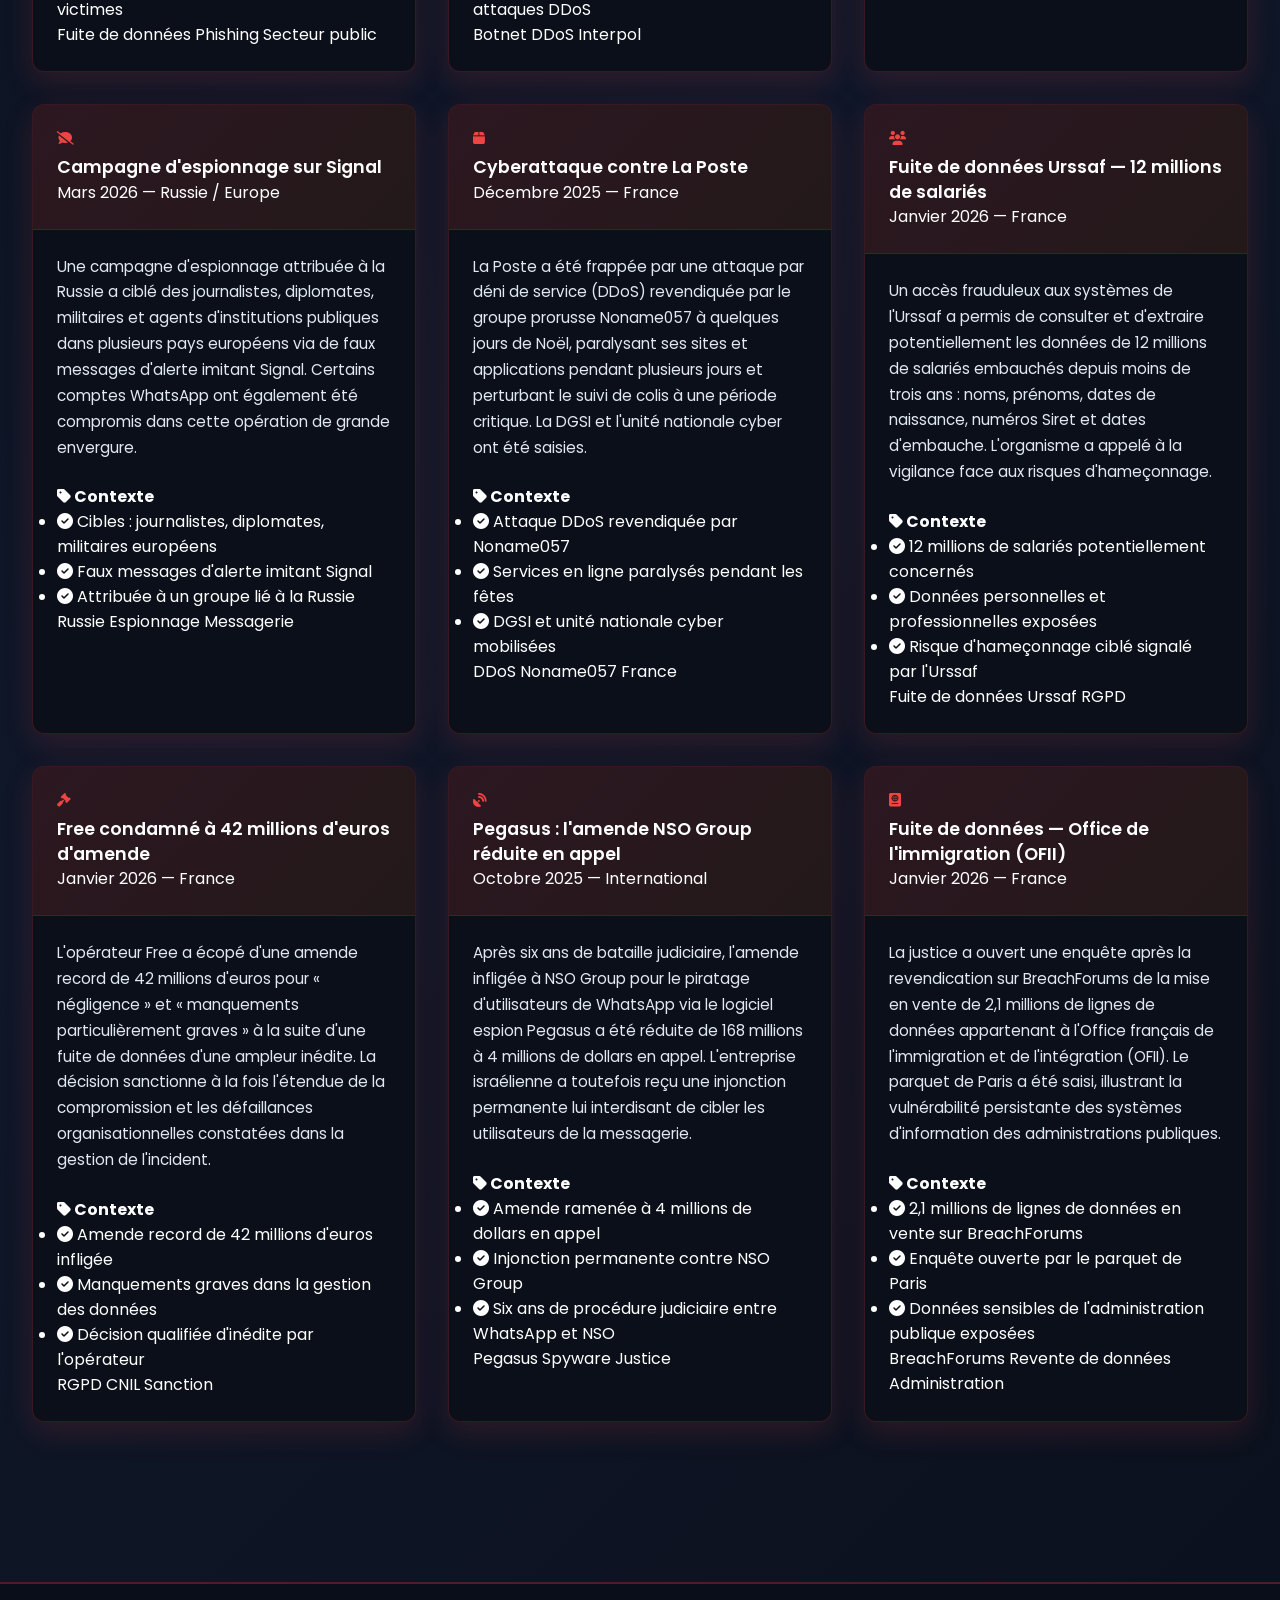
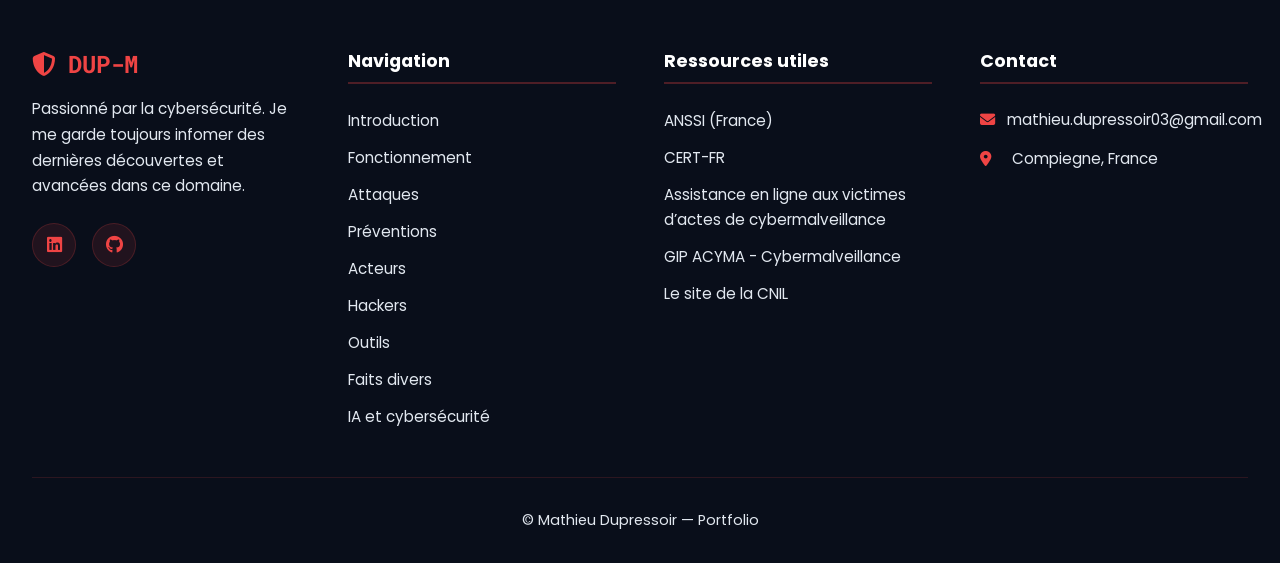
<file: Veille_technologique/Faits_divers.html>
<!DOCTYPE html>
<html lang="fr">
<head>
    <meta charset="UTF-8">
    <meta name="viewport" content="width=device-width, initial-scale=1.0">
    <title>Faits Divers - Cybersécurité | Mathieu Dupressoir</title>
    <link rel="stylesheet" href="style_cyber.css">
    <link rel="stylesheet" href="https://cdnjs.cloudflare.com/ajax/libs/font-awesome/6.4.0/css/all.min.css">
    <link href="https://fonts.googleapis.com/css2?family=Poppins:wght@300;400;500;600;700&family=Roboto+Mono:wght@300;400;500&display=swap" rel="stylesheet">
</head>
<body>
    <!-- Navigation -->
    <nav class="navbar">
        <div class="nav-container">
            <div class="nav-brand">
                <div class="logo-wrapper">
                    <i class="fas fa-shield-alt logo-icon"></i>
                    <span class="logo-text">MD</span>
                </div>
            </div>

            <div class="nav-scroll-wrapper">
                <button class="nav-scroll-btn nav-scroll-left" id="navScrollLeft" aria-label="Défiler à gauche">
                    <i class="fas fa-chevron-left"></i>
                </button>

                                <ul class="nav-menu" id="navMenu">
                    <li>
                        <a href="../index.html" class="nav-link">
                            <i class="fas fa-user-circle"></i>
                            <span>Portfolio</span>
                        </a>
                    </li>
                    <li>
                        <a href="Veille_cyber.html" class="nav-link">
                            <i class="fas fa-home"></i>
                            <span>Introduction</span>
                        </a>
                    </li>
                    <li>
                        <a href="Fonctionnement.html" class="nav-link">
                            <i class="fas fa-cogs"></i>
                            <span>Fonctionnement</span>
                        </a>
                    </li>
                    <li>
                        <a href="Attaques.html" class="nav-link">
                            <i class="fas fa-skull-crossbones"></i>
                            <span>Attaques</span>
                        </a>
                    </li>
                    <li>
                        <a href="Preventions.html" class="nav-link">
                            <i class="fas fa-shield-alt"></i>
                            <span>Préventions</span>
                        </a>
                    </li>
                    <li>
                        <a href="Outils.html" class="nav-link">
                            <i class="fas fa-tools"></i>
                            <span>Outils</span>
                        </a>
                    </li>
                    <li>
                        <a href="Acteurs.html" class="nav-link">
                            <i class="fas fa-users"></i>
                            <span>Acteurs</span>
                        </a>
                    </li>
                    <li>
                        <a href="Hackers.html" class="nav-link">
                            <i class="fas fa-user-secret"></i>
                            <span>Hackers</span>
                        </a>
                    </li>
                    <li>
                        <a href="Faits_divers.html" class="nav-link">
                            <i class="fas fa-chart-line"></i>
                            <span>Faits divers</span>
                        </a>
                    </li>
                    <li>
                        <a href="IA_cyber.html" class="nav-link">
                            <i class="fas fa-robot"></i>
                            <span>IA et cybersécurité</span>
                        </a>
                    </li>

                </ul>
                <button class="nav-scroll-btn nav-scroll-right" id="navScrollRight" aria-label="Défiler à droite">
                    <i class="fas fa-chevron-right"></i>
                </button>
            </div>

            <div class="nav-actions">
                <button class="theme-toggle" id="themeToggle" aria-label="Changer le thème">
                    <i class="fas fa-moon"></i>
                </button>
                <a href="https://www.ssi.gouv.fr/" class="btn btn-primary btn-small" target="_blank">
                    <i class="fas fa-lock"></i>
                    <span>ANSSI</span>
                </a>
            </div>

            <button class="menu-toggle" id="menuToggle" aria-label="Menu mobile">
                <i class="fas fa-bars"></i>
            </button>
        </div>
</nav>

    <!-- Menu mobile -->
    <div class="mobile-menu" id="mobileMenu">
        <div class="mobile-menu-header">
            <div class="logo-wrapper">
                <i class="fas fa-shield-alt logo-icon"></i>
                <span class="logo-text">DUP-M</span>
            </div>
            <button class="menu-close" id="menuClose" aria-label="Fermer le menu">
                <i class="fas fa-times"></i>
            </button>
        </div>
                <ul class="mobile-nav-menu">
            <li>
                <a href="../index.html" class="mobile-nav-link">
                    <i class="fas fa-user-circle"></i>
                    <span>Portfolio</span>
                </a>
            </li>
            <li>
                <a href="Veille_cyber.html" class="mobile-nav-link">
                    <i class="fas fa-home"></i>
                    <span>Introduction</span>
                </a>
            </li>
            <li>
                <a href="Fonctionnement.html" class="mobile-nav-link">
                    <i class="fas fa-cogs"></i>
                    <span>Fonctionnement</span>
                </a>
            </li>
            <li>
                <a href="Attaques.html" class="mobile-nav-link">
                    <i class="fas fa-skull-crossbones"></i>
                    <span>Attaques</span>
                </a>
            </li>
            <li>
                <a href="Preventions.html" class="mobile-nav-link">
                    <i class="fas fa-shield-alt"></i>
                    <span>Préventions</span>
                </a>
            </li>
            <li>
                <a href="Outils.html" class="mobile-nav-link">
                    <i class="fas fa-tools"></i>
                    <span>Outils</span>
                </a>
            </li>
            <li>
                <a href="Acteurs.html" class="mobile-nav-link">
                    <i class="fas fa-users"></i>
                    <span>Acteurs</span>
                </a>
            </li>
            <li>
                <a href="Hackers.html" class="mobile-nav-link">
                    <i class="fas fa-user-secret"></i>
                    <span>Hackers</span>
                </a>
            </li>
            <li>
                <a href="Faits_divers.html" class="mobile-nav-link">
                    <i class="fas fa-chart-line"></i>
                    <span>Faits divers</span>
                </a>
            </li>
            <li>
                <a href="IA_cyber.html" class="mobile-nav-link">
                    <i class="fas fa-robot"></i>
                    <span>IA et cybersécurité</span>
                </a>
</ul>
        <div class="mobile-menu-footer">
            <a href="https://www.ssi.gouv.fr/" class="btn btn-primary btn-block" target="_blank">
                <i class="fas fa-lock"></i>
                <span>Visiter l'ANSSI</span>
            </a>
        </div>
    </div>

    <!-- Contenu principal -->
    <main class="main-content">

        <section class="parcours-section" id="Faits_divers">
            <div class="section-header">
                <h2 class="section-title">Faits Divers Cybersécurité</h2>
                <p class="section-subtitle">Les incidents, attaques et affaires marquantes de l'actualité cyber récente</p>
            </div>

            <div class="parcours-grid">

                <!-- FBI intrusion -->
                <div class="parcours-card">
                    <div class="parcours-header">
                        <div class="parcours-year"><i class="fas fa-shield-alt"></i></div>
                        <h3 class="parcours-title">Intrusion majeure au FBI</h3>
                        <p class="parcours-subtitle">Avril 2026 — États-Unis</p>
                    </div>
                    <div class="parcours-body">
                        <p class="parcours-description">
                            Le FBI a reconnu avoir subi une intrusion informatique qualifiée de « majeure » après la détection d'activités anormales sur un réseau contenant des données sensibles. Selon la chaîne NBC, un groupe de pirates chinois bien connu des services de renseignement américains serait à l'origine de cette opération.
                        </p>
                        <div class="stage-missions">
                            <h4 class="missions-title"><i class="fas fa-tag"></i> Contexte</h4>
                            <ul class="missions-list">
                                <li><i class="fas fa-check-circle"></i> Réseau contenant des données sensibles compromis</li>
                                <li><i class="fas fa-check-circle"></i> Attribution présumée à un groupe de hackers chinois</li>
                                <li><i class="fas fa-check-circle"></i> Révélé par la chaîne NBC News</li>
                            </ul>
                        </div>
                        <div class="parcours-skills">
                            <span class="skill-tag">Espionnage</span>
                            <span class="skill-tag">État-nation</span>
                            <span class="skill-tag">FBI</span>
                        </div>
                    </div>
                </div>

                <!-- Atos / État français -->
                <div class="parcours-card">
                    <div class="parcours-header">
                        <div class="parcours-year"><i class="fas fa-flag"></i></div>
                        <h3 class="parcours-title">L'État rachète les activités d'Atos</h3>
                        <p class="parcours-subtitle">Mars 2026 — France</p>
                    </div>
                    <div class="parcours-body">
                        <p class="parcours-description">
                            L'État français est devenu l'unique actionnaire de Bull, entité regroupant les activités stratégiques d'Atos, dont les supercalculateurs utilisés pour la dissuasion nucléaire. Le gouvernement revendique cette acquisition comme une étape décisive pour la souveraineté technologique nationale, dans un contexte de tensions géopolitiques croissantes.
                        </p>
                        <div class="stage-missions">
                            <h4 class="missions-title"><i class="fas fa-tag"></i> Contexte</h4>
                            <ul class="missions-list">
                                <li><i class="fas fa-check-circle"></i> Offre ferme de l'État en juin 2025</li>
                                <li><i class="fas fa-check-circle"></i> Supercalculateurs stratégiques sous contrôle public</li>
                                <li><i class="fas fa-check-circle"></i> Enjeu majeur de souveraineté numérique</li>
                            </ul>
                        </div>
                        <div class="parcours-skills">
                            <span class="skill-tag">Souveraineté</span>
                            <span class="skill-tag">Cloud</span>
                            <span class="skill-tag">France</span>
                        </div>
                    </div>
                </div>

                <!-- Hackers iraniens / boîte mail FBI -->
                <div class="parcours-card">
                    <div class="parcours-header">
                        <div class="parcours-year"><i class="fas fa-envelope-open-text"></i></div>
                        <h3 class="parcours-title">Piratage de la boîte mail du directeur du FBI</h3>
                        <p class="parcours-subtitle">Mars 2026 — Iran / États-Unis</p>
                    </div>
                    <div class="parcours-body">
                        <p class="parcours-description">
                            Le groupe de hackers iraniens Handala a revendiqué le piratage de la messagerie personnelle du directeur du FBI, mettant en ligne un échantillon de courriels extraits. Cet incident s'inscrit dans une vague d'opérations opportunistes menées depuis le début des tensions militaires en Iran, à portée principalement propagandiste.
                        </p>
                        <div class="stage-missions">
                            <h4 class="missions-title"><i class="fas fa-tag"></i> Contexte</h4>
                            <ul class="missions-list">
                                <li><i class="fas fa-check-circle"></i> Revendiqué par le groupe Handala, proche de Téhéran</li>
                                <li><i class="fas fa-check-circle"></i> Publication d'un échantillon de courriels en ligne</li>
                                <li><i class="fas fa-check-circle"></i> Opération à visée principalement propagandiste</li>
                            </ul>
                        </div>
                        <div class="parcours-skills">
                            <span class="skill-tag">Iran</span>
                            <span class="skill-tag">Espionnage</span>
                            <span class="skill-tag">Handala</span>
                        </div>
                    </div>
                </div>

                <!-- Éducation nationale -->
                <div class="parcours-card">
                    <div class="parcours-header">
                        <div class="parcours-year"><i class="fas fa-graduation-cap"></i></div>
                        <h3 class="parcours-title">Fuite de données — Éducation nationale</h3>
                        <p class="parcours-subtitle">Mars 2026 — France</p>
                    </div>
                    <div class="parcours-body">
                        <p class="parcours-description">
                            Le piratage d'un logiciel utilisé par l'Éducation nationale a compromis les données personnelles de 243 000 agents. Noms, prénoms, adresses et numéros de téléphone d'enseignants de toute la France ont été mis en ligne sur des sites de revente de données, exposant les victimes à des risques d'hameçonnage ciblé.
                        </p>
                        <div class="stage-missions">
                            <h4 class="missions-title"><i class="fas fa-tag"></i> Contexte</h4>
                            <ul class="missions-list">
                                <li><i class="fas fa-check-circle"></i> 243 000 agents de l'Éducation nationale touchés</li>
                                <li><i class="fas fa-check-circle"></i> Données publiées sur des forums de revente</li>
                                <li><i class="fas fa-check-circle"></i> Risque accru de phishing pour les victimes</li>
                            </ul>
                        </div>
                        <div class="parcours-skills">
                            <span class="skill-tag">Fuite de données</span>
                            <span class="skill-tag">Phishing</span>
                            <span class="skill-tag">Secteur public</span>
                        </div>
                    </div>
                </div>

                <!-- Botnets démantelés -->
                <div class="parcours-card">
                    <div class="parcours-header">
                        <div class="parcours-year"><i class="fas fa-network-wired"></i></div>
                        <h3 class="parcours-title">Démantèlement de botnets mondiaux</h3>
                        <p class="parcours-subtitle">Mars 2026 — International</p>
                    </div>
                    <div class="parcours-body">
                        <p class="parcours-description">
                            Une opération internationale coordonnée a mis hors service plusieurs botnets regroupant des millions d'appareils connectés infectés. Ces réseaux de machines zombies étaient exploités pour lancer massivement des attaques par déni de service (DDoS) contre des cibles variées à travers le monde.
                        </p>
                        <div class="stage-missions">
                            <h4 class="missions-title"><i class="fas fa-tag"></i> Contexte</h4>
                            <ul class="missions-list">
                                <li><i class="fas fa-check-circle"></i> Plusieurs botnets de grande envergure neutralisés</li>
                                <li><i class="fas fa-check-circle"></i> Opération coordonnée entre plusieurs pays</li>
                                <li><i class="fas fa-check-circle"></i> Utilisés principalement pour des attaques DDoS</li>
                            </ul>
                        </div>
                        <div class="parcours-skills">
                            <span class="skill-tag">Botnet</span>
                            <span class="skill-tag">DDoS</span>
                            <span class="skill-tag">Interpol</span>
                        </div>
                    </div>
                </div>

                <!-- iPhone / Coruna -->
                <div class="parcours-card">
                    <div class="parcours-header">
                        <div class="parcours-year"><i class="fas fa-mobile-alt"></i></div>
                        <h3 class="parcours-title">Outil « Coruna » — espionnage iPhone</h3>
                        <p class="parcours-subtitle">Mars 2026 — International</p>
                    </div>
                    <div class="parcours-body">
                        <p class="parcours-description">
                            Un outil de piratage d'iPhone très élaboré, baptisé « Coruna », a été identifié comme utilisé simultanément par des services d'espionnage et des cybercriminels. Il a ciblé aussi bien des utilisateurs ukrainiens que des détenteurs chinois de cryptomonnaies, illustrant la prolifération des outils d'exploitation des vulnérabilités iOS.
                        </p>
                        <div class="stage-missions">
                            <h4 class="missions-title"><i class="fas fa-tag"></i> Contexte</h4>
                            <ul class="missions-list">
                                <li><i class="fas fa-check-circle"></i> Cible des appareils sous iOS 18.4 à 18.7</li>
                                <li><i class="fas fa-check-circle"></i> Utilisé par espions et cybercriminels</li>
                                <li><i class="fas fa-check-circle"></i> Victimes en Ukraine et dans la communauté crypto</li>
                            </ul>
                        </div>
                        <div class="parcours-skills">
                            <span class="skill-tag">iOS</span>
                            <span class="skill-tag">Spyware</span>
                            <span class="skill-tag">Zero-day</span>
                        </div>
                    </div>
                </div>

                <!-- Signal / Russie -->
                <div class="parcours-card">
                    <div class="parcours-header">
                        <div class="parcours-year"><i class="fas fa-comment-slash"></i></div>
                        <h3 class="parcours-title">Campagne d'espionnage sur Signal</h3>
                        <p class="parcours-subtitle">Mars 2026 — Russie / Europe</p>
                    </div>
                    <div class="parcours-body">
                        <p class="parcours-description">
                            Une campagne d'espionnage attribuée à la Russie a ciblé des journalistes, diplomates, militaires et agents d'institutions publiques dans plusieurs pays européens via de faux messages d'alerte imitant Signal. Certains comptes WhatsApp ont également été compromis dans cette opération de grande envergure.
                        </p>
                        <div class="stage-missions">
                            <h4 class="missions-title"><i class="fas fa-tag"></i> Contexte</h4>
                            <ul class="missions-list">
                                <li><i class="fas fa-check-circle"></i> Cibles : journalistes, diplomates, militaires européens</li>
                                <li><i class="fas fa-check-circle"></i> Faux messages d'alerte imitant Signal</li>
                                <li><i class="fas fa-check-circle"></i> Attribuée à un groupe lié à la Russie</li>
                            </ul>
                        </div>
                        <div class="parcours-skills">
                            <span class="skill-tag">Russie</span>
                            <span class="skill-tag">Espionnage</span>
                            <span class="skill-tag">Messagerie</span>
                        </div>
                    </div>
                </div>

                <!-- La Poste -->
                <div class="parcours-card">
                    <div class="parcours-header">
                        <div class="parcours-year"><i class="fas fa-box"></i></div>
                        <h3 class="parcours-title">Cyberattaque contre La Poste</h3>
                        <p class="parcours-subtitle">Décembre 2025 — France</p>
                    </div>
                    <div class="parcours-body">
                        <p class="parcours-description">
                            La Poste a été frappée par une attaque par déni de service (DDoS) revendiquée par le groupe prorusse Noname057 à quelques jours de Noël, paralysant ses sites et applications pendant plusieurs jours et perturbant le suivi de colis à une période critique. La DGSI et l'unité nationale cyber ont été saisies.
                        </p>
                        <div class="stage-missions">
                            <h4 class="missions-title"><i class="fas fa-tag"></i> Contexte</h4>
                            <ul class="missions-list">
                                <li><i class="fas fa-check-circle"></i> Attaque DDoS revendiquée par Noname057</li>
                                <li><i class="fas fa-check-circle"></i> Services en ligne paralysés pendant les fêtes</li>
                                <li><i class="fas fa-check-circle"></i> DGSI et unité nationale cyber mobilisées</li>
                            </ul>
                        </div>
                        <div class="parcours-skills">
                            <span class="skill-tag">DDoS</span>
                            <span class="skill-tag">Noname057</span>
                            <span class="skill-tag">France</span>
                        </div>
                    </div>
                </div>

                <!-- Urssaf / 12 millions -->
                <div class="parcours-card">
                    <div class="parcours-header">
                        <div class="parcours-year"><i class="fas fa-users"></i></div>
                        <h3 class="parcours-title">Fuite de données Urssaf — 12 millions de salariés</h3>
                        <p class="parcours-subtitle">Janvier 2026 — France</p>
                    </div>
                    <div class="parcours-body">
                        <p class="parcours-description">
                            Un accès frauduleux aux systèmes de l'Urssaf a permis de consulter et d'extraire potentiellement les données de 12 millions de salariés embauchés depuis moins de trois ans : noms, prénoms, dates de naissance, numéros Siret et dates d'embauche. L'organisme a appelé à la vigilance face aux risques d'hameçonnage.
                        </p>
                        <div class="stage-missions">
                            <h4 class="missions-title"><i class="fas fa-tag"></i> Contexte</h4>
                            <ul class="missions-list">
                                <li><i class="fas fa-check-circle"></i> 12 millions de salariés potentiellement concernés</li>
                                <li><i class="fas fa-check-circle"></i> Données personnelles et professionnelles exposées</li>
                                <li><i class="fas fa-check-circle"></i> Risque d'hameçonnage ciblé signalé par l'Urssaf</li>
                            </ul>
                        </div>
                        <div class="parcours-skills">
                            <span class="skill-tag">Fuite de données</span>
                            <span class="skill-tag">Urssaf</span>
                            <span class="skill-tag">RGPD</span>
                        </div>
                    </div>
                </div>

                <!-- Free / amende CNIL -->
                <div class="parcours-card">
                    <div class="parcours-header">
                        <div class="parcours-year"><i class="fas fa-gavel"></i></div>
                        <h3 class="parcours-title">Free condamné à 42 millions d'euros d'amende</h3>
                        <p class="parcours-subtitle">Janvier 2026 — France</p>
                    </div>
                    <div class="parcours-body">
                        <p class="parcours-description">
                            L'opérateur Free a écopé d'une amende record de 42 millions d'euros pour « négligence » et « manquements particulièrement graves » à la suite d'une fuite de données d'une ampleur inédite. La décision sanctionne à la fois l'étendue de la compromission et les défaillances organisationnelles constatées dans la gestion de l'incident.
                        </p>
                        <div class="stage-missions">
                            <h4 class="missions-title"><i class="fas fa-tag"></i> Contexte</h4>
                            <ul class="missions-list">
                                <li><i class="fas fa-check-circle"></i> Amende record de 42 millions d'euros infligée</li>
                                <li><i class="fas fa-check-circle"></i> Manquements graves dans la gestion des données</li>
                                <li><i class="fas fa-check-circle"></i> Décision qualifiée d'inédite par l'opérateur</li>
                            </ul>
                        </div>
                        <div class="parcours-skills">
                            <span class="skill-tag">RGPD</span>
                            <span class="skill-tag">CNIL</span>
                            <span class="skill-tag">Sanction</span>
                        </div>
                    </div>
                </div>

                <!-- Pegasus / NSO Group -->
                <div class="parcours-card">
                    <div class="parcours-header">
                        <div class="parcours-year"><i class="fas fa-satellite-dish"></i></div>
                        <h3 class="parcours-title">Pegasus : l'amende NSO Group réduite en appel</h3>
                        <p class="parcours-subtitle">Octobre 2025 — International</p>
                    </div>
                    <div class="parcours-body">
                        <p class="parcours-description">
                            Après six ans de bataille judiciaire, l'amende infligée à NSO Group pour le piratage d'utilisateurs de WhatsApp via le logiciel espion Pegasus a été réduite de 168 millions à 4 millions de dollars en appel. L'entreprise israélienne a toutefois reçu une injonction permanente lui interdisant de cibler les utilisateurs de la messagerie.
                        </p>
                        <div class="stage-missions">
                            <h4 class="missions-title"><i class="fas fa-tag"></i> Contexte</h4>
                            <ul class="missions-list">
                                <li><i class="fas fa-check-circle"></i> Amende ramenée à 4 millions de dollars en appel</li>
                                <li><i class="fas fa-check-circle"></i> Injonction permanente contre NSO Group</li>
                                <li><i class="fas fa-check-circle"></i> Six ans de procédure judiciaire entre WhatsApp et NSO</li>
                            </ul>
                        </div>
                        <div class="parcours-skills">
                            <span class="skill-tag">Pegasus</span>
                            <span class="skill-tag">Spyware</span>
                            <span class="skill-tag">Justice</span>
                        </div>
                    </div>
                </div>

                <!-- OFII / BreachForums -->
                <div class="parcours-card">
                    <div class="parcours-header">
                        <div class="parcours-year"><i class="fas fa-passport"></i></div>
                        <h3 class="parcours-title">Fuite de données — Office de l'immigration (OFII)</h3>
                        <p class="parcours-subtitle">Janvier 2026 — France</p>
                    </div>
                    <div class="parcours-body">
                        <p class="parcours-description">
                            La justice a ouvert une enquête après la revendication sur BreachForums de la mise en vente de 2,1 millions de lignes de données appartenant à l'Office français de l'immigration et de l'intégration (OFII). Le parquet de Paris a été saisi, illustrant la vulnérabilité persistante des systèmes d'information des administrations publiques.
                        </p>
                        <div class="stage-missions">
                            <h4 class="missions-title"><i class="fas fa-tag"></i> Contexte</h4>
                            <ul class="missions-list">
                                <li><i class="fas fa-check-circle"></i> 2,1 millions de lignes de données en vente sur BreachForums</li>
                                <li><i class="fas fa-check-circle"></i> Enquête ouverte par le parquet de Paris</li>
                                <li><i class="fas fa-check-circle"></i> Données sensibles de l'administration publique exposées</li>
                            </ul>
                        </div>
                        <div class="parcours-skills">
                            <span class="skill-tag">BreachForums</span>
                            <span class="skill-tag">Revente de données</span>
                            <span class="skill-tag">Administration</span>
                        </div>
                    </div>
                </div>

            </div>
        </section>

    </main>

    <!-- Footer -->
    <footer class="footer">
        <div class="footer-content">
            <div class="footer-section">
                <div class="footer-logo">
                    <i class="fas fa-shield-alt"></i>
                    <span>DUP-M</span>
                </div>
                <p class="footer-description">
                    Passionné par la cybersécurité. Je me garde toujours infomer des dernières découvertes et avancées dans ce domaine.
                </p>
                <div class="social-links">
                    <a href="https://www.linkedin.com/in/mathieu-dupressoir-384376329/" class="social-link" aria-label="LinkedIn">
                        <i class="fab fa-linkedin"></i>
                    </a>
                    <a href="https://github.com/MatDup6080" class="social-link" aria-label="GitHub">
                        <i class="fab fa-github"></i>
                    </a>
                   
                </div>
            </div>

            <div class="footer-section">
                <h3 class="footer-title">Navigation</h3>
                <ul class="footer-links">
                    <li><a href="Veille_cyber.html">Introduction</a></li>
                    <li><a href="Fonctionnement.html">Fonctionnement</a></li>
                    <li><a href="Attaques.html">Attaques</a></li>
                    <li><a href="Preventions.html">Préventions</a></li>
                    <li><a href="Acteurs.html">Acteurs</a></li>
                    <li><a href="Hackers.html">Hackers</a></li>
                    <li><a href="Outils.html">Outils</a></li>
                    <li><a href="Faits_divers.html">Faits divers</a></li>
                    <li><a href="IA_cyber.html">IA et cybersécurité</a></li>
                </ul>
            </div>

            <div class="footer-section">
                <h3 class="footer-title">Ressources utiles</h3>
                <ul class="footer-links">
                    <li><a href="https://www.ssi.gouv.fr/" target="_blank">ANSSI (France)</a></li>
                    <li><a href="https://www.cert.ssi.gouv.fr/" target="_blank">CERT-FR</a></li>
                    <li><a href="https://17cyber.gouv.fr" target="_blank">Assistance en ligne aux victimes d’actes de cybermalveillance</a></li>
                    <li><a href="https://www.cybermalveillance.gouv.fr" target="_blank">GIP ACYMA - Cybermalveillance</a></li>
                    <li><a href="http://www.cnil.fr" target="_blank">Le site de la CNIL</a></li>

                </ul>
            </div>

            <div class="footer-section">
                <h3 class="footer-title">Contact</h3>
                <ul class="footer-contact">
                    <li>
                        <i class="fas fa-envelope"></i>
                        <span>mathieu.dupressoir03@gmail.com</span>
                    </li>
                    <li>
                        <i class="fas fa-map-marker-alt"></i>
                        <span>Compiegne, France</span>
                    </li>
                </ul>
            </div>
        </div>

             <div class="footer-bottom">
            <p>&copy; <span id="currentYear"></span> Mathieu Dupressoir — Portfolio</p>
        </div>
    </footer>

    <script src="Veille_cyber.js"></script>
</body>
</html>
</file>
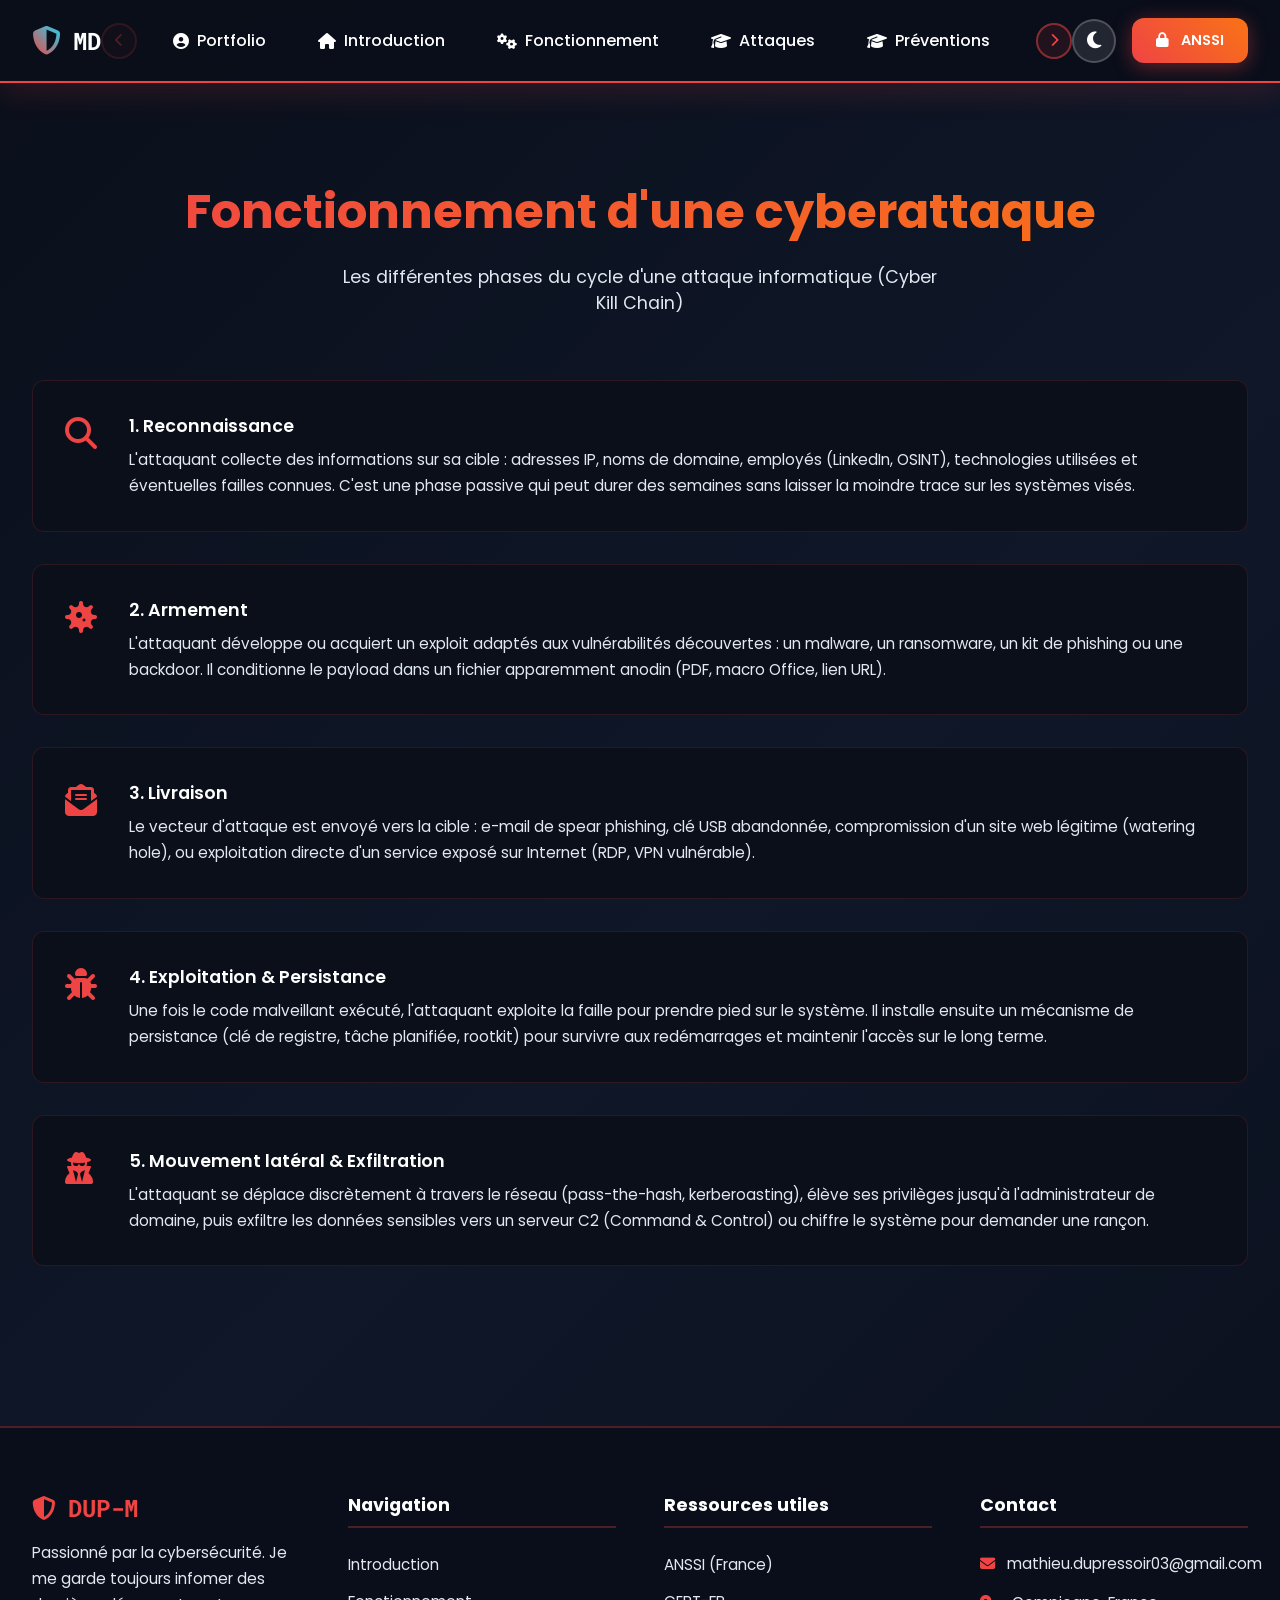
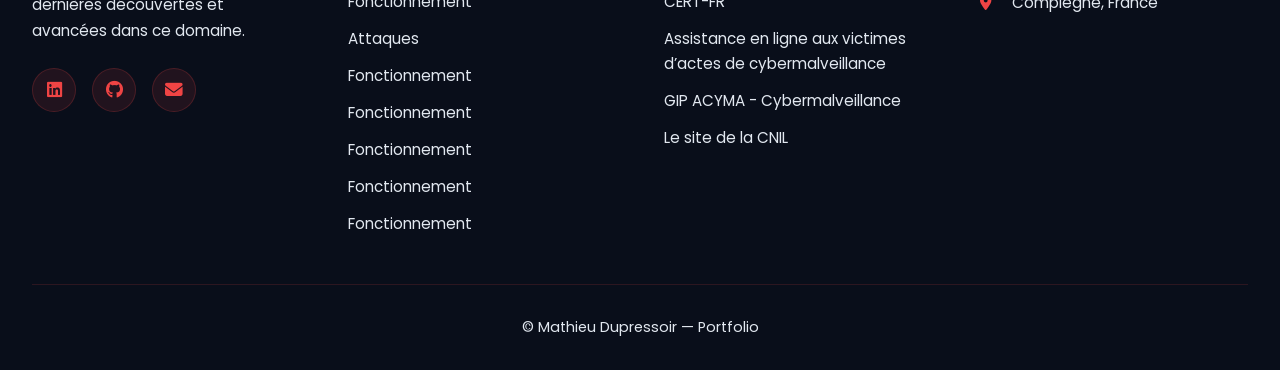
<file: Veille_technologique/Fonctionnement .html>
<!DOCTYPE html>
<html lang="fr">
<head>
    <meta charset="UTF-8">
    <meta name="viewport" content="width=device-width, initial-scale=1.0">
    <title>Fonctionnement - Cybersécurité | Mathieu Dupressoir</title>
    <link rel="stylesheet" href="style_cyber.css">
    <link rel="stylesheet" href="https://cdnjs.cloudflare.com/ajax/libs/font-awesome/6.4.0/css/all.min.css">
    <link href="https://fonts.googleapis.com/css2?family=Poppins:wght@300;400;500;600;700&family=Roboto+Mono:wght@300;400;500&display=swap" rel="stylesheet">
</head>
<body>
    <!-- Navigation -->
    <nav class="navbar">
        <div class="nav-container">
            <div class="nav-brand">
                <div class="logo-wrapper">
                    <i class="fas fa-shield-alt logo-icon"></i>
                    <span class="logo-text">MD</span>
                </div>
            </div>
            <div class="nav-scroll-wrapper">
                <button class="nav-scroll-btn nav-scroll-left" id="navScrollLeft" aria-label="Défiler à gauche">
                    <i class="fas fa-chevron-left"></i>
                </button>

                <ul class="nav-menu" id="navMenu">
                    <li>
                        <a href="../index.html" class="nav-link">
                            <i class="fas fa-user-circle"></i>
                            <span>Portfolio</span>
                        </a>
                    </li>
                    <li>
                        <a href="Veille_cyber.html" class="nav-link active">
                            <i class="fas fa-home"></i>
                            <span>Introduction</span>
                        </a>
                    </li>
                    <li>
                        <a href="Fonctionnement.html" class="nav-link">
                            <i class="fas fa-cogs"></i>
                            <span>Fonctionnement</span>
                        </a>
                    </li>
                    <li>
                        <a href="Attaques.html" class="nav-link">
                            <i class="fas fa-graduation-cap"></i>
                            <span>Attaques</span>
                        </a>
                    </li>
                    <li>
                        <a href="Preventions.html" class="nav-link">
                            <i class="fas fa-graduation-cap"></i>
                            <span>Préventions</span>
                        </a>
                    </li>
                    <li>
                        <a href="Outils.html" class="nav-link">
                            <i class="fas fa-tools"></i>
                            <span>Outils</span>
                        </a>
                    </li>
                    <li>
                        <a href="Acteurs.html" class="nav-link">
                            <i class="fas fa-rocket"></i>
                            <span>Acteurs</span>
                        </a>
                    </li>
                    <li>
                        <a href="Hackers.html" class="nav-link">
                            <i class="fas fa-rocket"></i>
                            <span>Hackers</span>
                        </a>
                    </li>
                    <li>
                        <a href="Faits_divers.html" class="nav-link">
                            <i class="fas fa-chart-line"></i>
                            <span>Faits divers</span>
                        </a>
                    </li>

                    
                </ul>
                <button class="nav-scroll-btn nav-scroll-right" id="navScrollRight" aria-label="Défiler à droite">
                    <i class="fas fa-chevron-right"></i>
                </button>
            </div>

            <div class="nav-actions">
                <button class="theme-toggle" id="themeToggle" aria-label="Changer le thème">
                    <i class="fas fa-moon"></i>
                </button>
                <a href="https://www.ssi.gouv.fr/" class="btn btn-primary btn-small" target="_blank">
                    <i class="fas fa-lock"></i>
                    <span>ANSSI</span>
                </a>
            </div>

            <button class="menu-toggle" id="menuToggle" aria-label="Menu mobile">
                <i class="fas fa-bars"></i>
            </button>
        </div>
</nav>

    <!-- Menu mobile -->
    <div class="mobile-menu" id="mobileMenu">
        <div class="mobile-menu-header">
            <div class="logo-wrapper">
                <i class="fas fa-shield-alt logo-icon"></i>
                <span class="logo-text">DUP-M</span>
            </div>
            <button class="menu-close" id="menuClose" aria-label="Fermer le menu">
                <i class="fas fa-times"></i>
            </button>
        </div>
        <ul class="mobile-nav-menu">
            <li>
                <a href="../index.html" class="mobile-nav-link">
                    <i class="fas fa-user-circle"></i>
                    <span>Portfolio</span>
                </a>
            </li>
            <li>
                <a href="Veille_cyber.html" class="mobile-nav-link active">
                    <i class="fas fa-home"></i>
                    <span>Introduction</span>
                </a>
            </li>
            <li>
                <a href="#histoire" class="mobile-nav-link">
                    <i class="fas fa-history"></i>
                    <span>Histoire</span>
                </a>
            </li>
            <li>
                <a href="Fonctionnement.html" class="mobile-nav-link">
                    <i class="fas fa-cogs"></i>
                    <span>Fonctionnement</span>
                </a>
            </li>
            <li>
                <a href="Attaques.html" class="nav-link">
                    <i class="fas fa-graduation-cap"></i>
                    <span>Attaques</span>
                </a>
            </li>
            <li>
                <a href="Preventions.html" class="nav-link">
                    <i class="fas fa-graduation-cap"></i>
                    <span>Préventions</span>
                </a>
            </li>
            <li>
                <a href="Outils.html" class="nav-link">
                    <i class="fas fa-tools"></i>
                    <span>Outils</span>
                </a>
            </li>
            <li>
                <a href="Acteurs.html" class="nav-link">
                    <i class="fas fa-rocket"></i>
                    <span>Acteurs</span>
                </a>
            </li>
            <li>
                <a href="Hackers.html" class="nav-link">
                    <i class="fas fa-rocket"></i>
                    <span>Hackers</span>
                </a>
            </li>
            <li>
                <a href="Faits_divers.html" class="nav-link">
                    <i class="fas fa-chart-line"></i>
                    <span>Faits divers</span>
                </a>
            </li>
        </ul>
        <div class="mobile-menu-footer">
            <a href="https://www.ssi.gouv.fr/" class="btn btn-primary btn-block" target="_blank">
                <i class="fas fa-lock"></i>
                <span>Visiter l'ANSSI</span>
            </a>
        </div>
    </div>
    <!-- Contenu principal -->
    <main class="main-content">

        <section class="contact-section" id="fonctionnement">
            <div class="section-header">
                <h2 class="section-title">Fonctionnement d'une cyberattaque</h2>
                <p class="section-subtitle">Les différentes phases du cycle d'une attaque informatique (Cyber Kill Chain)</p>
            </div>

            <div class="contact-container">
                <div class="contact-info">
                    <div class="contact-item">
                        <i class="fas fa-search"></i>
                        <div>
                            <h3>1. Reconnaissance</h3>
                            <p>L'attaquant collecte des informations sur sa cible : adresses IP, noms de domaine, employés (LinkedIn, OSINT), technologies utilisées et éventuelles failles connues. C'est une phase passive qui peut durer des semaines sans laisser la moindre trace sur les systèmes visés.</p>
                        </div>
                    </div>
                    <div class="contact-item">
                        <i class="fas fa-virus"></i>
                        <div>
                            <h3>2. Armement</h3>
                            <p>L'attaquant développe ou acquiert un exploit adaptés aux vulnérabilités découvertes : un malware, un ransomware, un kit de phishing ou une backdoor. Il conditionne le payload dans un fichier apparemment anodin (PDF, macro Office, lien URL).</p>
                        </div>
                    </div>
                    <div class="contact-item">
                        <i class="fas fa-envelope-open-text"></i>
                        <div>
                            <h3>3. Livraison</h3>
                            <p>Le vecteur d'attaque est envoyé vers la cible : e-mail de spear phishing, clé USB abandonnée, compromission d'un site web légitime (watering hole), ou exploitation directe d'un service exposé sur Internet (RDP, VPN vulnérable).</p>
                        </div>
                    </div>
                    <div class="contact-item">
                        <i class="fas fa-bug"></i>
                        <div>
                            <h3>4. Exploitation &amp; Persistance</h3>
                            <p>Une fois le code malveillant exécuté, l'attaquant exploite la faille pour prendre pied sur le système. Il installe ensuite un mécanisme de persistance (clé de registre, tâche planifiée, rootkit) pour survivre aux redémarrages et maintenir l'accès sur le long terme.</p>
                        </div>
                    </div>
                    <div class="contact-item">
                        <i class="fas fa-user-secret"></i>
                        <div>
                            <h3>5. Mouvement latéral &amp; Exfiltration</h3>
                            <p>L'attaquant se déplace discrètement à travers le réseau (pass-the-hash, kerberoasting), élève ses privilèges jusqu'à l'administrateur de domaine, puis exfiltre les données sensibles vers un serveur C2 (Command & Control) ou chiffre le système pour demander une rançon.</p>
                        </div>
                    </div>
                </div>
            </div>
        </section>
    </main>

    <!-- Footer -->
    <footer class="footer">
        <div class="footer-content">
            <div class="footer-section">
                <div class="footer-logo">
                    <i class="fas fa-shield-alt"></i>
                    <span>DUP-M</span>
                </div>
                <p class="footer-description">
                    Passionné par la cybersécurité. Je me garde toujours infomer des dernières découvertes et avancées dans ce domaine.
                </p>
                <div class="social-links">
                    <a href="https://www.linkedin.com/in/mathieu-dupressoir-384376329/" class="social-link" aria-label="LinkedIn">
                        <i class="fab fa-linkedin"></i>
                    </a>
                    <a href="https://github.com/MatDup6080" class="social-link" aria-label="GitHub">
                        <i class="fab fa-github"></i>
                    </a>
                    <a href="/cdn-cgi/l/email-protection#f09d918498999585de948580829583839f9982b09588919d809c95de939f9d" class="social-link" aria-label="Email">
                        <i class="fas fa-envelope"></i>
                    </a>
                </div>
            </div>

            <div class="footer-section">
                <h3 class="footer-title">Navigation</h3>
                <ul class="footer-links">
                    <li><a href="Veille_cyber.html">Introduction</a></li>
                    <li><a href="Fonctionnement.html">Fonctionnement</a></li>
                    <li><a href="Attaques.html">Attaques</a></li>
                    <li><a href="Preventions.html">Fonctionnement</a></li>
                    <li><a href="Acteurs.html">Fonctionnement</a></li>
                    <li><a href="Hackers.html">Fonctionnement</a></li>
                    <li><a href="Outils.html">Fonctionnement</a></li>
                    <li><a href="Faits_divers.html">Fonctionnement</a></li>
                </ul>
            </div>

            <div class="footer-section">
                <h3 class="footer-title">Ressources utiles</h3>
                <ul class="footer-links">
                    <li><a href="https://www.ssi.gouv.fr/" target="_blank">ANSSI (France)</a></li>
                    <li><a href="https://www.cert.ssi.gouv.fr/" target="_blank">CERT-FR</a></li>
                    <li><a href="https://17cyber.gouv.fr" target="_blank">Assistance en ligne aux victimes d’actes de cybermalveillance</a></li>
                    <li><a href="https://www.cybermalveillance.gouv.fr" target="_blank">GIP ACYMA - Cybermalveillance</a></li>
                    <li><a href="http://www.cnil.fr" target="_blank">Le site de la CNIL</a></li>

                </ul>
            </div>

            <div class="footer-section">
                <h3 class="footer-title">Contact</h3>
                <ul class="footer-contact">
                    <li>
                        <i class="fas fa-envelope"></i>
                        <span>mathieu.dupressoir03@gmail.com</span>
                    </li>
                    <li>
                        <i class="fas fa-map-marker-alt"></i>
                        <span>Compiegne, France</span>
                    </li>
                </ul>
            </div>
        </div>

        <div class="footer-bottom">
            <p>&copy; <span id="currentYear"></span> Mathieu Dupressoir — Portfolio</p>
        </div>
    </footer>

    <script src="Veille_cyber.js"></script>
</body>
</html>
</file>
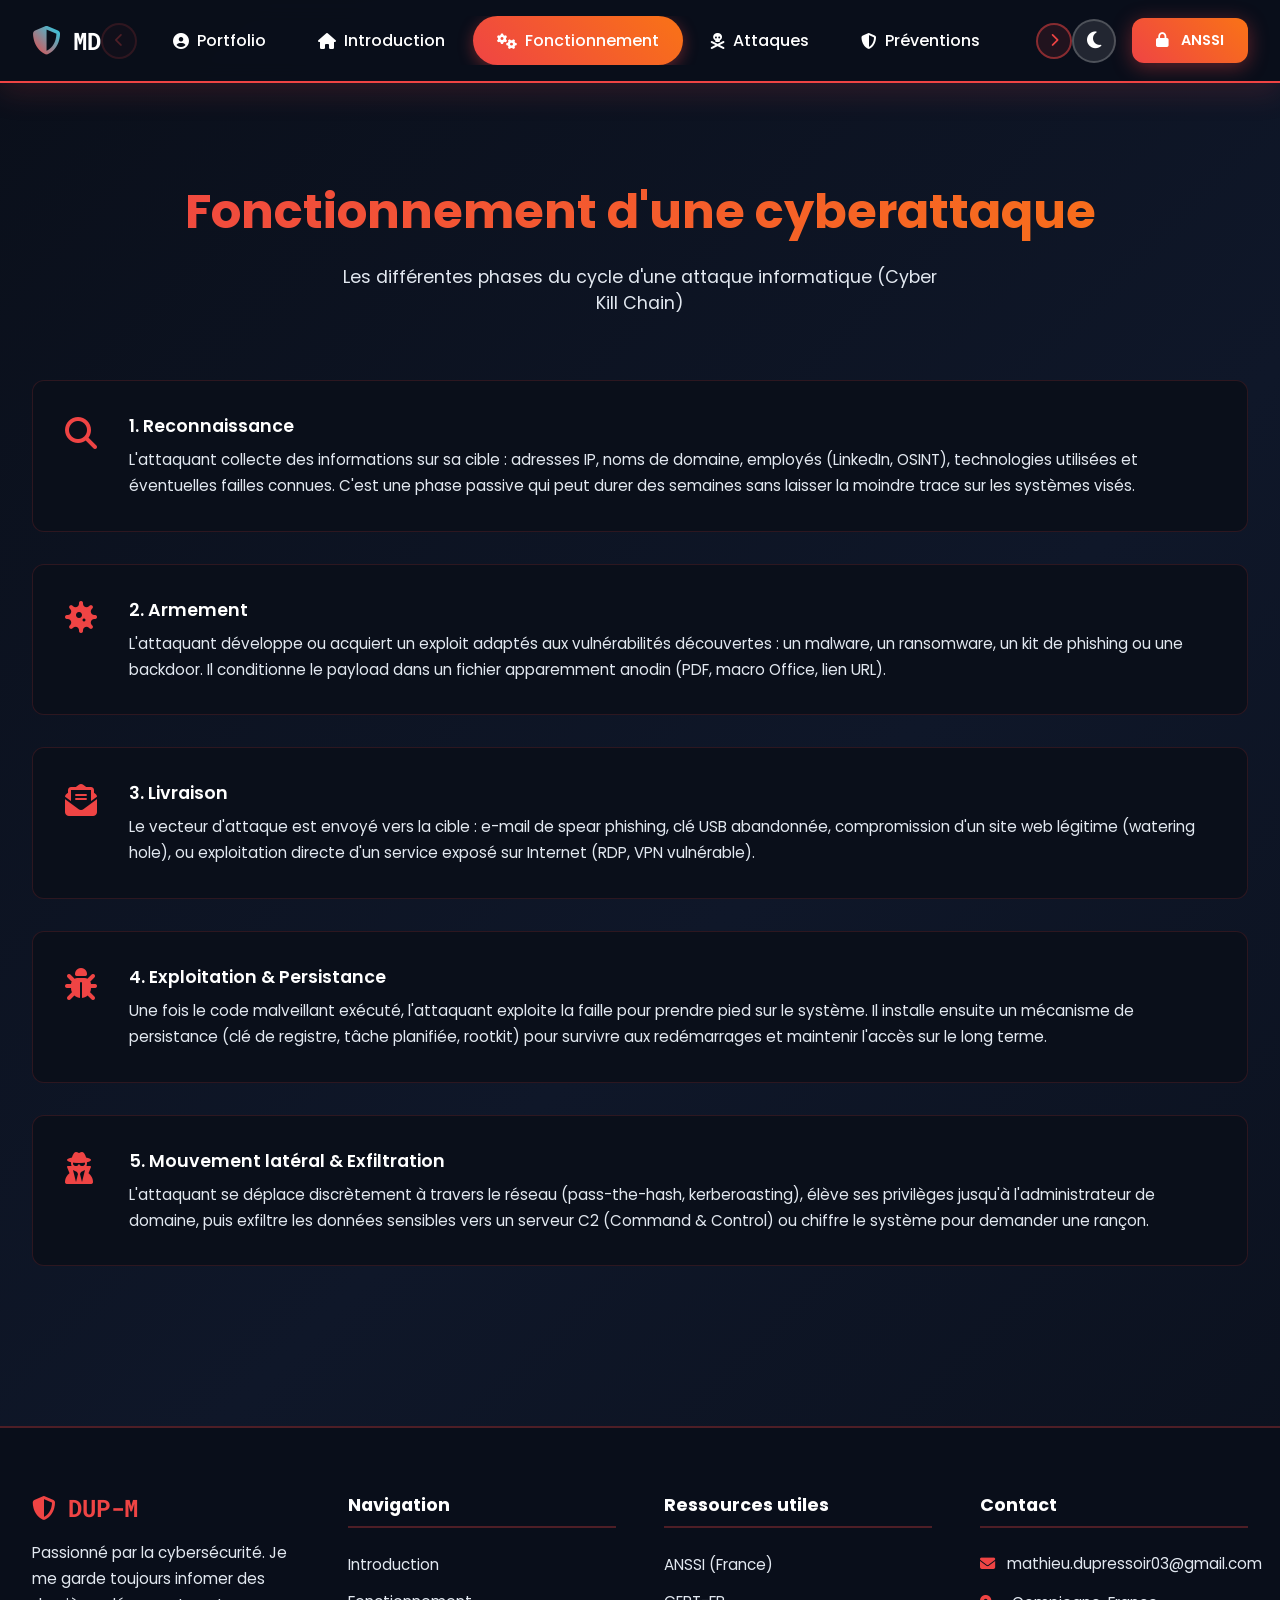
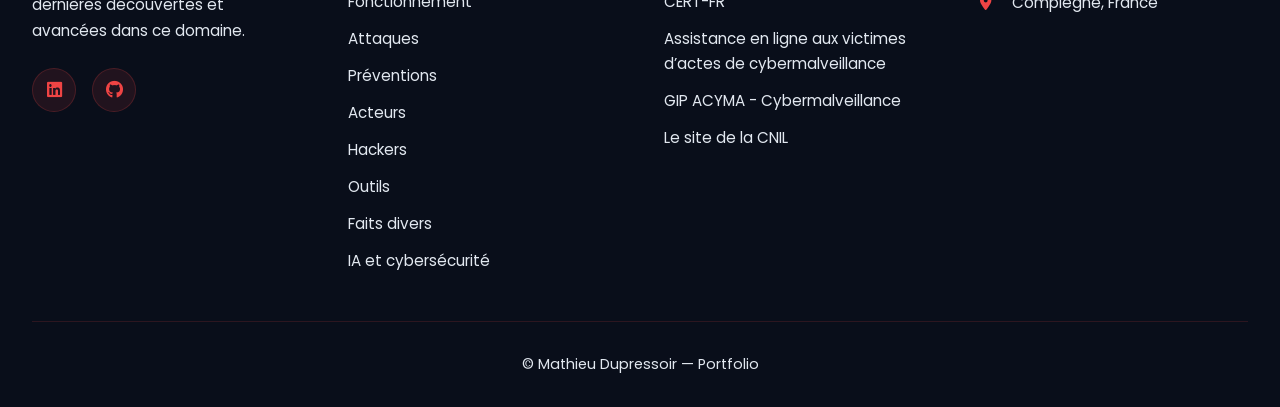
<file: Veille_technologique/Fonctionnement.html>
<!DOCTYPE html>
<html lang="fr">
<head>
    <meta charset="UTF-8">
    <meta name="viewport" content="width=device-width, initial-scale=1.0">
    <title>Fonctionnement - Cybersécurité | Mathieu Dupressoir</title>
    <link rel="stylesheet" href="style_cyber.css">
    <link rel="stylesheet" href="https://cdnjs.cloudflare.com/ajax/libs/font-awesome/6.4.0/css/all.min.css">
    <link href="https://fonts.googleapis.com/css2?family=Poppins:wght@300;400;500;600;700&family=Roboto+Mono:wght@300;400;500&display=swap" rel="stylesheet">
</head>
<body>
    <!-- Navigation -->
    <nav class="navbar">
        <div class="nav-container">
            <div class="nav-brand">
                <div class="logo-wrapper">
                    <i class="fas fa-shield-alt logo-icon"></i>
                    <span class="logo-text">MD</span>
                </div>
            </div>
            <div class="nav-scroll-wrapper">
                <button class="nav-scroll-btn nav-scroll-left" id="navScrollLeft" aria-label="Défiler à gauche">
                    <i class="fas fa-chevron-left"></i>
                </button>

                <ul class="nav-menu" id="navMenu">
                    <li>
                        <a href="../index.html" class="nav-link">
                            <i class="fas fa-user-circle"></i>
                            <span>Portfolio</span>
                        </a>
                    </li>
                    <li>
                        <a href="Veille_cyber.html" class="nav-link">
                            <i class="fas fa-home"></i>
                            <span>Introduction</span>
                        </a>
                    </li>
                    <li>
                        <a href="Fonctionnement.html" class="nav-link">
                            <i class="fas fa-cogs"></i>
                            <span>Fonctionnement</span>
                        </a>
                    </li>
                    <li>
                        <a href="Attaques.html" class="nav-link">
                            <i class="fas fa-skull-crossbones"></i>
                            <span>Attaques</span>
                        </a>
                    </li>
                    <li>
                        <a href="Preventions.html" class="nav-link">
                            <i class="fas fa-shield-alt"></i>
                            <span>Préventions</span>
                        </a>
                    </li>
                    <li>
                        <a href="Outils.html" class="nav-link">
                            <i class="fas fa-tools"></i>
                            <span>Outils</span>
                        </a>
                    </li>
                    <li>
                        <a href="Acteurs.html" class="nav-link">
                            <i class="fas fa-users"></i>
                            <span>Acteurs</span>
                        </a>
                    </li>
                    <li>
                        <a href="Hackers.html" class="nav-link">
                            <i class="fas fa-user-secret"></i>
                            <span>Hackers</span>
                        </a>
                    </li>
                    <li>
                        <a href="Faits_divers.html" class="nav-link">
                            <i class="fas fa-chart-line"></i>
                            <span>Faits divers</span>
                        </a>
                    </li>
                    <li>
                        <a href="IA_cyber.html" class="nav-link">
                            <i class="fas fa-robot"></i>
                            <span>IA et cybersécurité</span>
                        </a>
                    </li>
                </ul>
                <button class="nav-scroll-btn nav-scroll-right" id="navScrollRight" aria-label="Défiler à droite">
                    <i class="fas fa-chevron-right"></i>
                </button>
            </div>

            <div class="nav-actions">
                <button class="theme-toggle" id="themeToggle" aria-label="Changer le thème">
                    <i class="fas fa-moon"></i>
                </button>
                <a href="https://www.ssi.gouv.fr/" class="btn btn-primary btn-small" target="_blank">
                    <i class="fas fa-lock"></i>
                    <span>ANSSI</span>
                </a>
            </div>

            <button class="menu-toggle" id="menuToggle" aria-label="Menu mobile">
                <i class="fas fa-bars"></i>
            </button>
        </div>
    </nav>

    <!-- Menu mobile -->
    <div class="mobile-menu" id="mobileMenu">
        <div class="mobile-menu-header">
            <div class="logo-wrapper">
                <i class="fas fa-shield-alt logo-icon"></i>
                <span class="logo-text">DUP-M</span>
            </div>
            <button class="menu-close" id="menuClose" aria-label="Fermer le menu">
                <i class="fas fa-times"></i>
            </button>
        </div>
        <ul class="mobile-nav-menu">
            <li>
                <a href="../index.html" class="mobile-nav-link">
                    <i class="fas fa-user-circle"></i>
                    <span>Portfolio</span>
                </a>
            </li>
            <li>
                <a href="Veille_cyber.html" class="mobile-nav-link">
                    <i class="fas fa-home"></i>
                    <span>Introduction</span>
                </a>
            </li>
            <li>
                <a href="Fonctionnement.html" class="mobile-nav-link">
                    <i class="fas fa-cogs"></i>
                    <span>Fonctionnement</span>
                </a>
            </li>
            <li>
                <a href="Attaques.html" class="mobile-nav-link">
                    <i class="fas fa-skull-crossbones"></i>
                    <span>Attaques</span>
                </a>
            </li>
            <li>
                <a href="Preventions.html" class="mobile-nav-link">
                    <i class="fas fa-shield-alt"></i>
                    <span>Préventions</span>
                </a>
            </li>
            <li>
                <a href="Outils.html" class="mobile-nav-link">
                    <i class="fas fa-tools"></i>
                    <span>Outils</span>
                </a>
            </li>
            <li>
                <a href="Acteurs.html" class="mobile-nav-link">
                    <i class="fas fa-users"></i>
                    <span>Acteurs</span>
                </a>
            </li>
            <li>
                <a href="Hackers.html" class="mobile-nav-link">
                    <i class="fas fa-user-secret"></i>
                    <span>Hackers</span>
                </a>
            </li>
            <li>
                <a href="Faits_divers.html" class="mobile-nav-link">
                    <i class="fas fa-chart-line"></i>
                    <span>Faits divers</span>
                </a>
            </li>
            <li>
                <a href="IA_cyber.html" class="mobile-nav-link">
                    <i class="fas fa-robot"></i>
                    <span>IA et cybersécurité</span>
                </a>
</ul>
        <div class="mobile-menu-footer">
            <a href="https://www.ssi.gouv.fr/" class="btn btn-primary btn-block" target="_blank">
                <i class="fas fa-lock"></i>
                <span>Visiter l'ANSSI</span>
            </a>
        </div>
    </div>
    <!-- Contenu principal -->
    <main class="main-content">

        <section class="contact-section" id="fonctionnement">
            <div class="section-header">
                <h2 class="section-title">Fonctionnement d'une cyberattaque</h2>
                <p class="section-subtitle">Les différentes phases du cycle d'une attaque informatique (Cyber Kill Chain)</p>
            </div>

            <div class="contact-container">
                <div class="contact-info">
                    <div class="contact-item">
                        <i class="fas fa-search"></i>
                        <div>
                            <h3>1. Reconnaissance</h3>
                            <p>L'attaquant collecte des informations sur sa cible : adresses IP, noms de domaine, employés (LinkedIn, OSINT), technologies utilisées et éventuelles failles connues. C'est une phase passive qui peut durer des semaines sans laisser la moindre trace sur les systèmes visés.</p>
                        </div>
                    </div>
                    <div class="contact-item">
                        <i class="fas fa-virus"></i>
                        <div>
                            <h3>2. Armement</h3>
                            <p>L'attaquant développe ou acquiert un exploit adaptés aux vulnérabilités découvertes : un malware, un ransomware, un kit de phishing ou une backdoor. Il conditionne le payload dans un fichier apparemment anodin (PDF, macro Office, lien URL).</p>
                        </div>
                    </div>
                    <div class="contact-item">
                        <i class="fas fa-envelope-open-text"></i>
                        <div>
                            <h3>3. Livraison</h3>
                            <p>Le vecteur d'attaque est envoyé vers la cible : e-mail de spear phishing, clé USB abandonnée, compromission d'un site web légitime (watering hole), ou exploitation directe d'un service exposé sur Internet (RDP, VPN vulnérable).</p>
                        </div>
                    </div>
                    <div class="contact-item">
                        <i class="fas fa-bug"></i>
                        <div>
                            <h3>4. Exploitation &amp; Persistance</h3>
                            <p>Une fois le code malveillant exécuté, l'attaquant exploite la faille pour prendre pied sur le système. Il installe ensuite un mécanisme de persistance (clé de registre, tâche planifiée, rootkit) pour survivre aux redémarrages et maintenir l'accès sur le long terme.</p>
                        </div>
                    </div>
                    <div class="contact-item">
                        <i class="fas fa-user-secret"></i>
                        <div>
                            <h3>5. Mouvement latéral &amp; Exfiltration</h3>
                            <p>L'attaquant se déplace discrètement à travers le réseau (pass-the-hash, kerberoasting), élève ses privilèges jusqu'à l'administrateur de domaine, puis exfiltre les données sensibles vers un serveur C2 (Command & Control) ou chiffre le système pour demander une rançon.</p>
                        </div>
                    </div>
                </div>
            </div>
        </section>
    </main>

    <!-- Footer -->
    <footer class="footer">
        <div class="footer-content">
            <div class="footer-section">
                <div class="footer-logo">
                    <i class="fas fa-shield-alt"></i>
                    <span>DUP-M</span>
                </div>
                <p class="footer-description">
                    Passionné par la cybersécurité. Je me garde toujours infomer des dernières découvertes et avancées dans ce domaine.
                </p>
                <div class="social-links">
                    <a href="https://www.linkedin.com/in/mathieu-dupressoir-384376329/" class="social-link" aria-label="LinkedIn">
                        <i class="fab fa-linkedin"></i>
                    </a>
                    <a href="https://github.com/MatDup6080" class="social-link" aria-label="GitHub">
                        <i class="fab fa-github"></i>
                    </a>
                   
                </div>
            </div>

            <div class="footer-section">
                <h3 class="footer-title">Navigation</h3>
                <ul class="footer-links">
                    <li><a href="Veille_cyber.html">Introduction</a></li>
                    <li><a href="Fonctionnement.html">Fonctionnement</a></li>
                    <li><a href="Attaques.html">Attaques</a></li>
                    <li><a href="Preventions.html">Préventions</a></li>
                    <li><a href="Acteurs.html">Acteurs</a></li>
                    <li><a href="Hackers.html">Hackers</a></li>
                    <li><a href="Outils.html">Outils</a></li>
                    <li><a href="Faits_divers.html">Faits divers</a></li>
                    <li><a href="IA_cyber.html">IA et cybersécurité</a></li>

                </ul>
            </div>

            <div class="footer-section">
                <h3 class="footer-title">Ressources utiles</h3>
                <ul class="footer-links">
                    <li><a href="https://www.ssi.gouv.fr/" target="_blank">ANSSI (France)</a></li>
                    <li><a href="https://www.cert.ssi.gouv.fr/" target="_blank">CERT-FR</a></li>
                    <li><a href="https://17cyber.gouv.fr" target="_blank">Assistance en ligne aux victimes d’actes de cybermalveillance</a></li>
                    <li><a href="https://www.cybermalveillance.gouv.fr" target="_blank">GIP ACYMA - Cybermalveillance</a></li>
                    <li><a href="http://www.cnil.fr" target="_blank">Le site de la CNIL</a></li>

                </ul>
            </div>

            <div class="footer-section">
                <h3 class="footer-title">Contact</h3>
                <ul class="footer-contact">
                    <li>
                        <i class="fas fa-envelope"></i>
                        <span>mathieu.dupressoir03@gmail.com</span>
                    </li>
                    <li>
                        <i class="fas fa-map-marker-alt"></i>
                        <span>Compiegne, France</span>
                    </li>
                </ul>
            </div>
        </div>

        <div class="footer-bottom">
            <p>&copy; <span id="currentYear"></span> Mathieu Dupressoir — Portfolio</p>
        </div>
    </footer>

    <script src="Veille_cyber.js"></script>
</body>
</html>
</file>
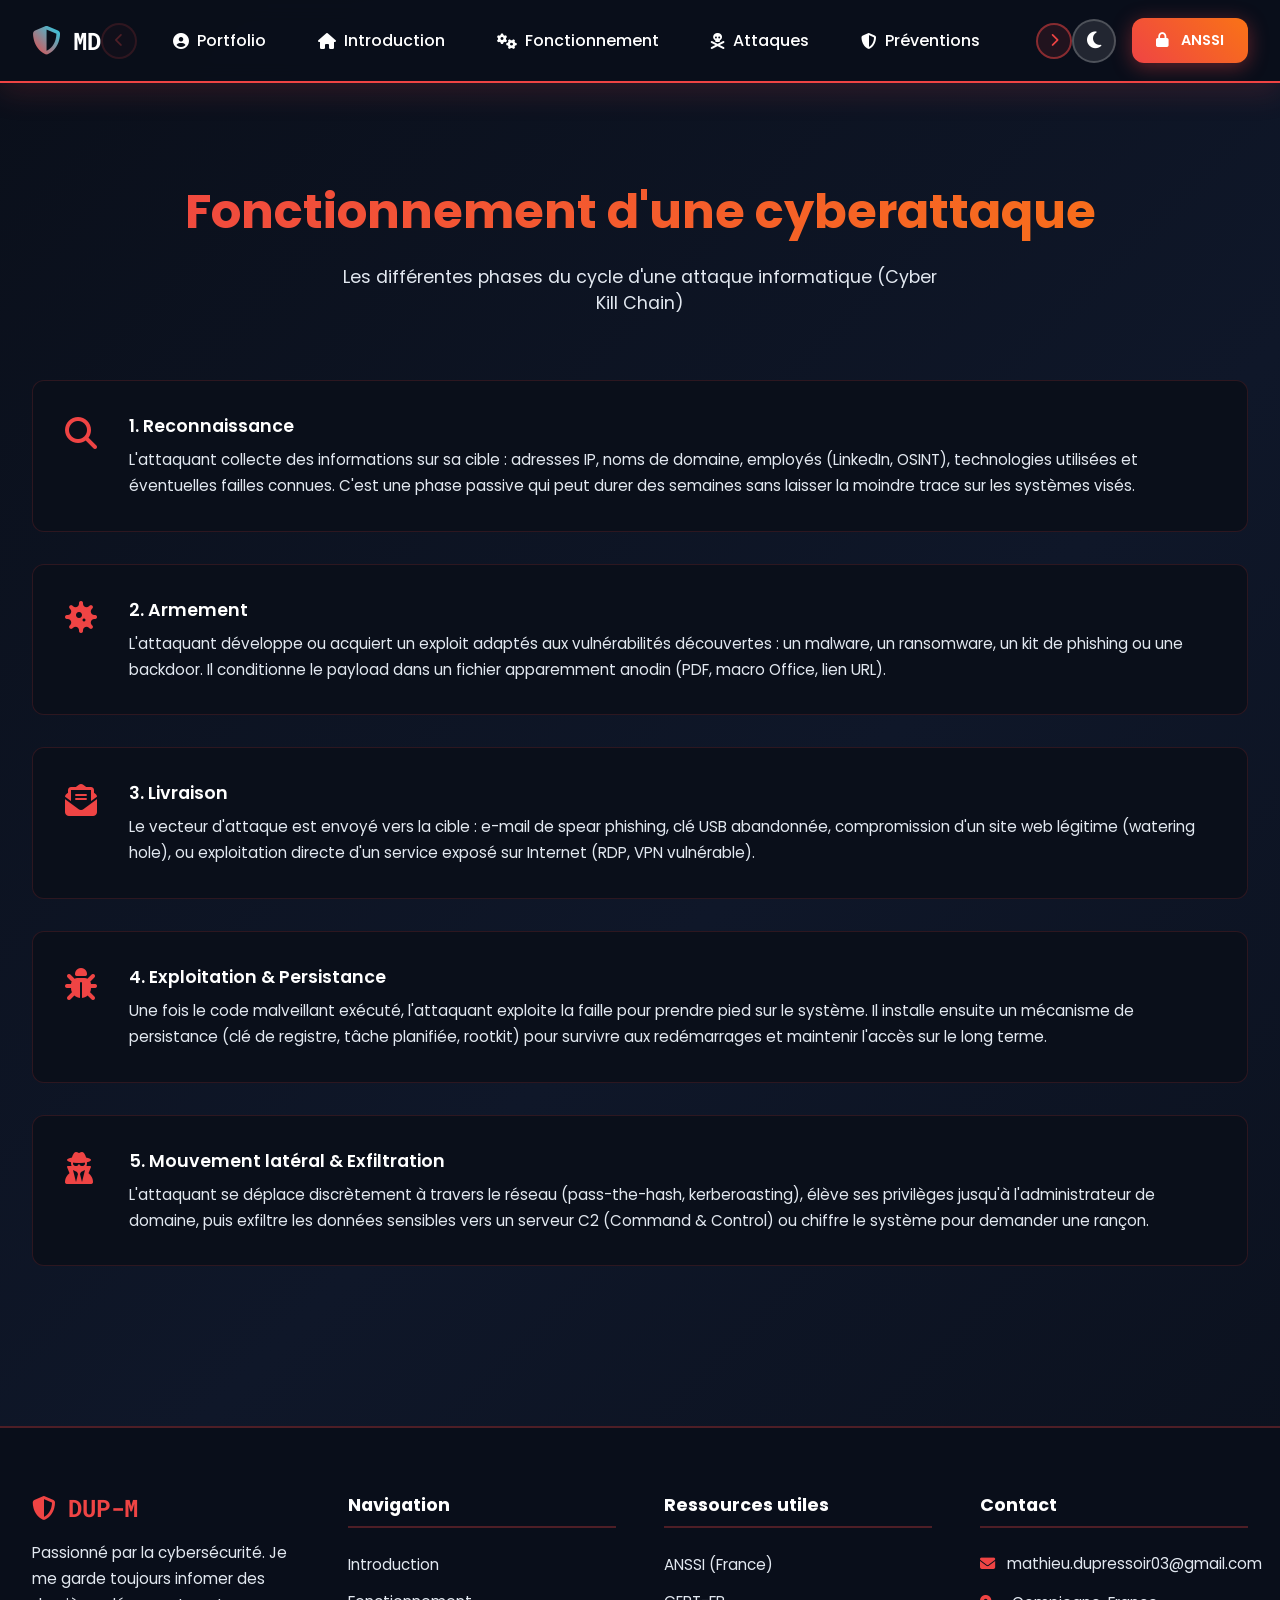
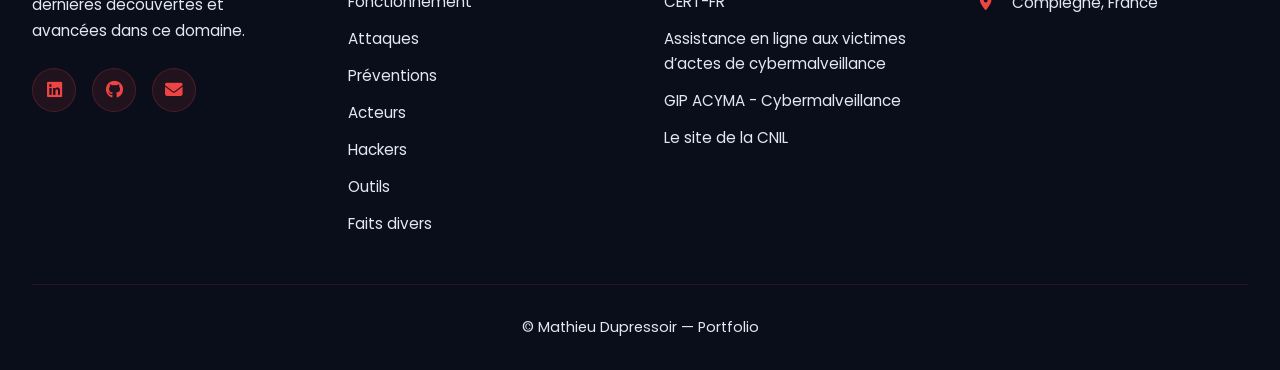
<file: Veille_technologique/Fonctionnement_.html>
<!DOCTYPE html>
<html lang="fr">
<head>
    <meta charset="UTF-8">
    <meta name="viewport" content="width=device-width, initial-scale=1.0">
    <title>Fonctionnement - Cybersécurité | Mathieu Dupressoir</title>
    <link rel="stylesheet" href="style_cyber.css">
    <link rel="stylesheet" href="https://cdnjs.cloudflare.com/ajax/libs/font-awesome/6.4.0/css/all.min.css">
    <link href="https://fonts.googleapis.com/css2?family=Poppins:wght@300;400;500;600;700&family=Roboto+Mono:wght@300;400;500&display=swap" rel="stylesheet">
</head>
<body>
    <!-- Navigation -->
    <nav class="navbar">
        <div class="nav-container">
            <div class="nav-brand">
                <div class="logo-wrapper">
                    <i class="fas fa-shield-alt logo-icon"></i>
                    <span class="logo-text">MD</span>
                </div>
            </div>
            <div class="nav-scroll-wrapper">
                <button class="nav-scroll-btn nav-scroll-left" id="navScrollLeft" aria-label="Défiler à gauche">
                    <i class="fas fa-chevron-left"></i>
                </button>

                <ul class="nav-menu" id="navMenu">
                    <li>
                        <a href="../index.html" class="nav-link">
                            <i class="fas fa-user-circle"></i>
                            <span>Portfolio</span>
                        </a>
                    </li>
                    <li>
                        <a href="Veille_cyber.html" class="nav-link">
                            <i class="fas fa-home"></i>
                            <span>Introduction</span>
                        </a>
                    </li>
                    <li>
                        <a href="Fonctionnement.html" class="nav-link">
                            <i class="fas fa-cogs"></i>
                            <span>Fonctionnement</span>
                        </a>
                    </li>
                    <li>
                        <a href="Attaques.html" class="nav-link">
                            <i class="fas fa-skull-crossbones"></i>
                            <span>Attaques</span>
                        </a>
                    </li>
                    <li>
                        <a href="Preventions.html" class="nav-link">
                            <i class="fas fa-shield-alt"></i>
                            <span>Préventions</span>
                        </a>
                    </li>
                    <li>
                        <a href="Outils.html" class="nav-link">
                            <i class="fas fa-tools"></i>
                            <span>Outils</span>
                        </a>
                    </li>
                    <li>
                        <a href="Acteurs.html" class="nav-link">
                            <i class="fas fa-users"></i>
                            <span>Acteurs</span>
                        </a>
                    </li>
                    <li>
                        <a href="Hackers.html" class="nav-link">
                            <i class="fas fa-user-secret"></i>
                            <span>Hackers</span>
                        </a>
                    </li>
                    <li>
                        <a href="Faits_divers.html" class="nav-link">
                            <i class="fas fa-chart-line"></i>
                            <span>Faits divers</span>
                        </a>
                    </li>
                </ul>
                <button class="nav-scroll-btn nav-scroll-right" id="navScrollRight" aria-label="Défiler à droite">
                    <i class="fas fa-chevron-right"></i>
                </button>
            </div>

            <div class="nav-actions">
                <button class="theme-toggle" id="themeToggle" aria-label="Changer le thème">
                    <i class="fas fa-moon"></i>
                </button>
                <a href="https://www.ssi.gouv.fr/" class="btn btn-primary btn-small" target="_blank">
                    <i class="fas fa-lock"></i>
                    <span>ANSSI</span>
                </a>
            </div>

            <button class="menu-toggle" id="menuToggle" aria-label="Menu mobile">
                <i class="fas fa-bars"></i>
            </button>
        </div>
    </nav>

    <!-- Menu mobile -->
    <div class="mobile-menu" id="mobileMenu">
        <div class="mobile-menu-header">
            <div class="logo-wrapper">
                <i class="fas fa-shield-alt logo-icon"></i>
                <span class="logo-text">DUP-M</span>
            </div>
            <button class="menu-close" id="menuClose" aria-label="Fermer le menu">
                <i class="fas fa-times"></i>
            </button>
        </div>
        <ul class="mobile-nav-menu">
            <li>
                <a href="../index.html" class="mobile-nav-link">
                    <i class="fas fa-user-circle"></i>
                    <span>Portfolio</span>
                </a>
            </li>
            <li>
                <a href="Veille_cyber.html" class="mobile-nav-link">
                    <i class="fas fa-home"></i>
                    <span>Introduction</span>
                </a>
            </li>
            <li>
                <a href="Fonctionnement.html" class="mobile-nav-link">
                    <i class="fas fa-cogs"></i>
                    <span>Fonctionnement</span>
                </a>
            </li>
            <li>
                <a href="Attaques.html" class="mobile-nav-link">
                    <i class="fas fa-skull-crossbones"></i>
                    <span>Attaques</span>
                </a>
            </li>
            <li>
                <a href="Preventions.html" class="mobile-nav-link">
                    <i class="fas fa-shield-alt"></i>
                    <span>Préventions</span>
                </a>
            </li>
            <li>
                <a href="Outils.html" class="mobile-nav-link">
                    <i class="fas fa-tools"></i>
                    <span>Outils</span>
                </a>
            </li>
            <li>
                <a href="Acteurs.html" class="mobile-nav-link">
                    <i class="fas fa-users"></i>
                    <span>Acteurs</span>
                </a>
            </li>
            <li>
                <a href="Hackers.html" class="mobile-nav-link">
                    <i class="fas fa-user-secret"></i>
                    <span>Hackers</span>
                </a>
            </li>
            <li>
                <a href="Faits_divers.html" class="mobile-nav-link">
                    <i class="fas fa-chart-line"></i>
                    <span>Faits divers</span>
                </a>
            </li>
        </ul>
        <div class="mobile-menu-footer">
            <a href="https://www.ssi.gouv.fr/" class="btn btn-primary btn-block" target="_blank">
                <i class="fas fa-lock"></i>
                <span>Visiter l'ANSSI</span>
            </a>
        </div>
    </div>
    <!-- Contenu principal -->
    <main class="main-content">

        <section class="contact-section" id="fonctionnement">
            <div class="section-header">
                <h2 class="section-title">Fonctionnement d'une cyberattaque</h2>
                <p class="section-subtitle">Les différentes phases du cycle d'une attaque informatique (Cyber Kill Chain)</p>
            </div>

            <div class="contact-container">
                <div class="contact-info">
                    <div class="contact-item">
                        <i class="fas fa-search"></i>
                        <div>
                            <h3>1. Reconnaissance</h3>
                            <p>L'attaquant collecte des informations sur sa cible : adresses IP, noms de domaine, employés (LinkedIn, OSINT), technologies utilisées et éventuelles failles connues. C'est une phase passive qui peut durer des semaines sans laisser la moindre trace sur les systèmes visés.</p>
                        </div>
                    </div>
                    <div class="contact-item">
                        <i class="fas fa-virus"></i>
                        <div>
                            <h3>2. Armement</h3>
                            <p>L'attaquant développe ou acquiert un exploit adaptés aux vulnérabilités découvertes : un malware, un ransomware, un kit de phishing ou une backdoor. Il conditionne le payload dans un fichier apparemment anodin (PDF, macro Office, lien URL).</p>
                        </div>
                    </div>
                    <div class="contact-item">
                        <i class="fas fa-envelope-open-text"></i>
                        <div>
                            <h3>3. Livraison</h3>
                            <p>Le vecteur d'attaque est envoyé vers la cible : e-mail de spear phishing, clé USB abandonnée, compromission d'un site web légitime (watering hole), ou exploitation directe d'un service exposé sur Internet (RDP, VPN vulnérable).</p>
                        </div>
                    </div>
                    <div class="contact-item">
                        <i class="fas fa-bug"></i>
                        <div>
                            <h3>4. Exploitation &amp; Persistance</h3>
                            <p>Une fois le code malveillant exécuté, l'attaquant exploite la faille pour prendre pied sur le système. Il installe ensuite un mécanisme de persistance (clé de registre, tâche planifiée, rootkit) pour survivre aux redémarrages et maintenir l'accès sur le long terme.</p>
                        </div>
                    </div>
                    <div class="contact-item">
                        <i class="fas fa-user-secret"></i>
                        <div>
                            <h3>5. Mouvement latéral &amp; Exfiltration</h3>
                            <p>L'attaquant se déplace discrètement à travers le réseau (pass-the-hash, kerberoasting), élève ses privilèges jusqu'à l'administrateur de domaine, puis exfiltre les données sensibles vers un serveur C2 (Command & Control) ou chiffre le système pour demander une rançon.</p>
                        </div>
                    </div>
                </div>
            </div>
        </section>
    </main>

    <!-- Footer -->
    <footer class="footer">
        <div class="footer-content">
            <div class="footer-section">
                <div class="footer-logo">
                    <i class="fas fa-shield-alt"></i>
                    <span>DUP-M</span>
                </div>
                <p class="footer-description">
                    Passionné par la cybersécurité. Je me garde toujours infomer des dernières découvertes et avancées dans ce domaine.
                </p>
                <div class="social-links">
                    <a href="https://www.linkedin.com/in/mathieu-dupressoir-384376329/" class="social-link" aria-label="LinkedIn">
                        <i class="fab fa-linkedin"></i>
                    </a>
                    <a href="https://github.com/MatDup6080" class="social-link" aria-label="GitHub">
                        <i class="fab fa-github"></i>
                    </a>
                    <a href="/cdn-cgi/l/email-protection#f09d918498999585de948580829583839f9982b09588919d809c95de939f9d" class="social-link" aria-label="Email">
                        <i class="fas fa-envelope"></i>
                    </a>
                </div>
            </div>

            <div class="footer-section">
                <h3 class="footer-title">Navigation</h3>
                <ul class="footer-links">
                    <li><a href="Veille_cyber.html">Introduction</a></li>
                    <li><a href="Fonctionnement.html">Fonctionnement</a></li>
                    <li><a href="Attaques.html">Attaques</a></li>
                    <li><a href="Preventions.html">Préventions</a></li>
                    <li><a href="Acteurs.html">Acteurs</a></li>
                    <li><a href="Hackers.html">Hackers</a></li>
                    <li><a href="Outils.html">Outils</a></li>
                    <li><a href="Faits_divers.html">Faits divers</a></li>
                </ul>
            </div>

            <div class="footer-section">
                <h3 class="footer-title">Ressources utiles</h3>
                <ul class="footer-links">
                    <li><a href="https://www.ssi.gouv.fr/" target="_blank">ANSSI (France)</a></li>
                    <li><a href="https://www.cert.ssi.gouv.fr/" target="_blank">CERT-FR</a></li>
                    <li><a href="https://17cyber.gouv.fr" target="_blank">Assistance en ligne aux victimes d’actes de cybermalveillance</a></li>
                    <li><a href="https://www.cybermalveillance.gouv.fr" target="_blank">GIP ACYMA - Cybermalveillance</a></li>
                    <li><a href="http://www.cnil.fr" target="_blank">Le site de la CNIL</a></li>

                </ul>
            </div>

            <div class="footer-section">
                <h3 class="footer-title">Contact</h3>
                <ul class="footer-contact">
                    <li>
                        <i class="fas fa-envelope"></i>
                        <span>mathieu.dupressoir03@gmail.com</span>
                    </li>
                    <li>
                        <i class="fas fa-map-marker-alt"></i>
                        <span>Compiegne, France</span>
                    </li>
                </ul>
            </div>
        </div>

        <div class="footer-bottom">
            <p>&copy; <span id="currentYear"></span> Mathieu Dupressoir — Portfolio</p>
        </div>
    </footer>

    <script src="Veille_cyber.js"></script>
</body>
</html>
</file>
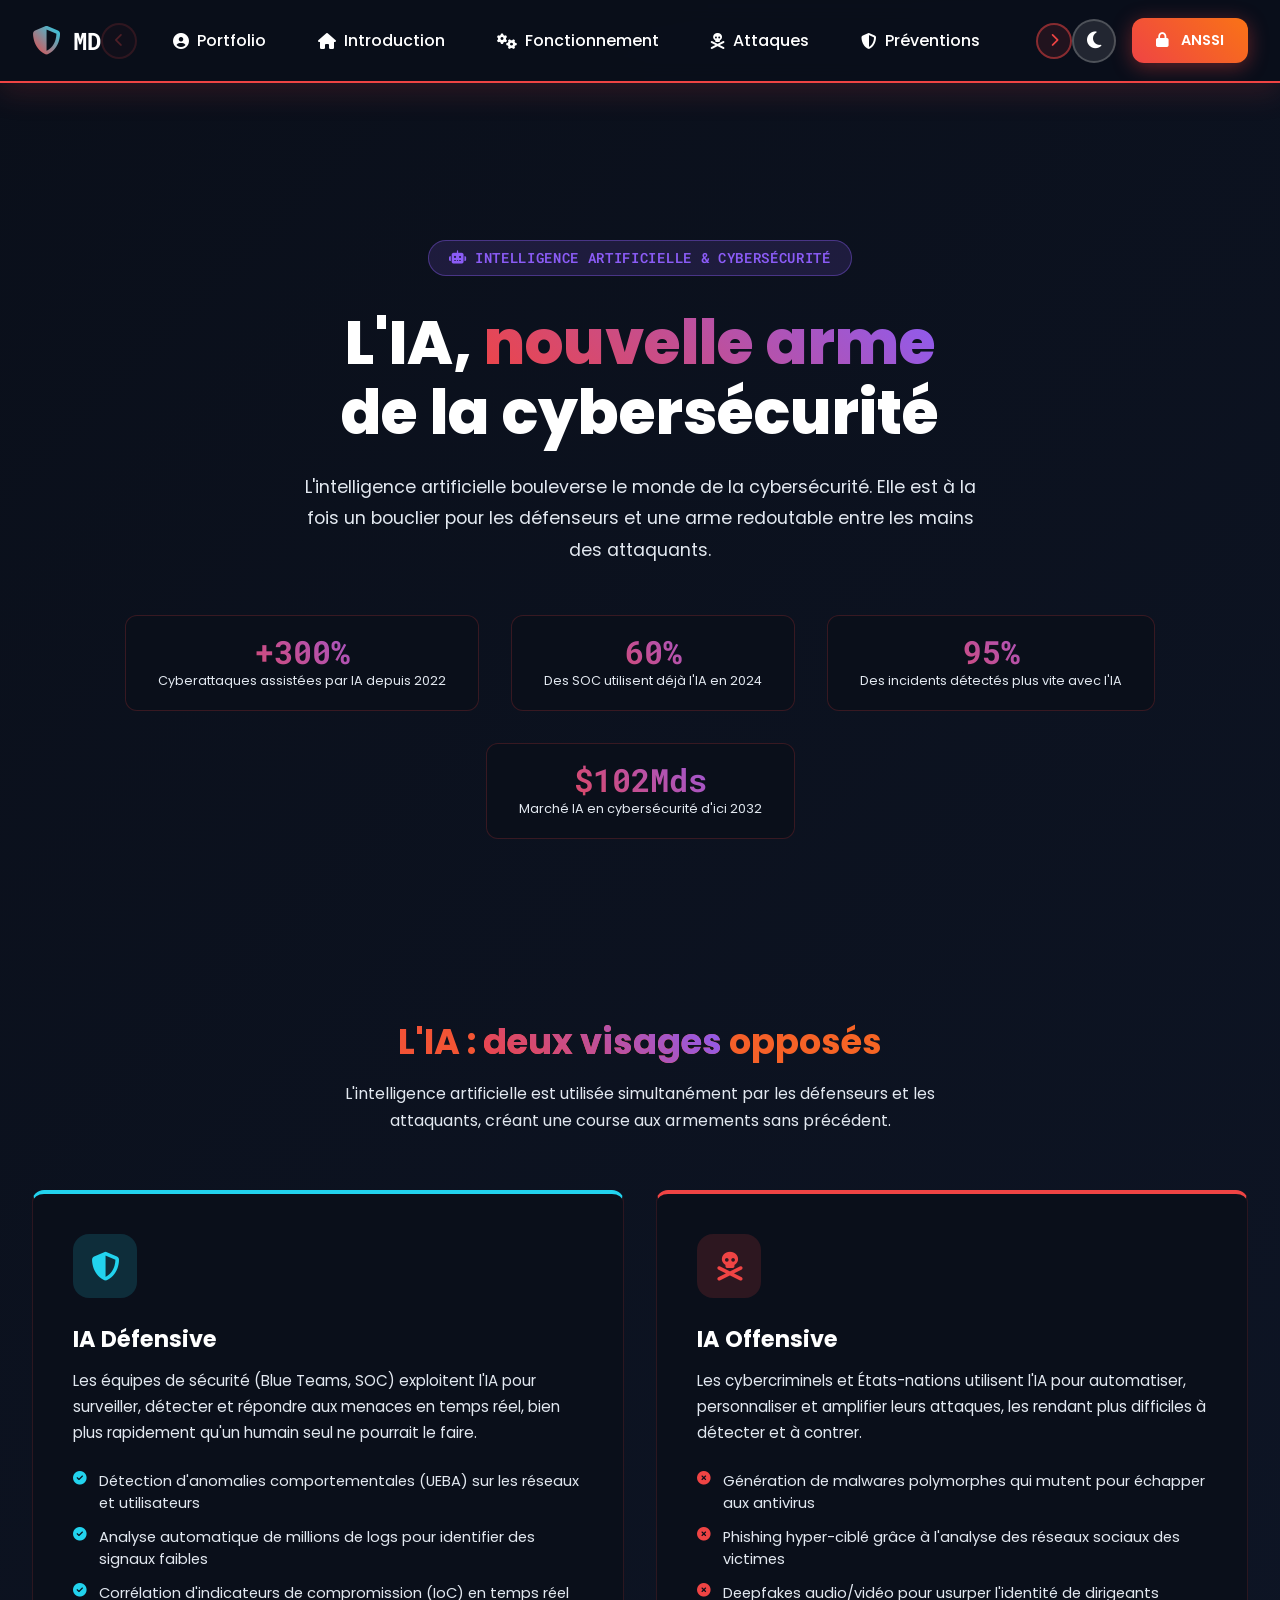
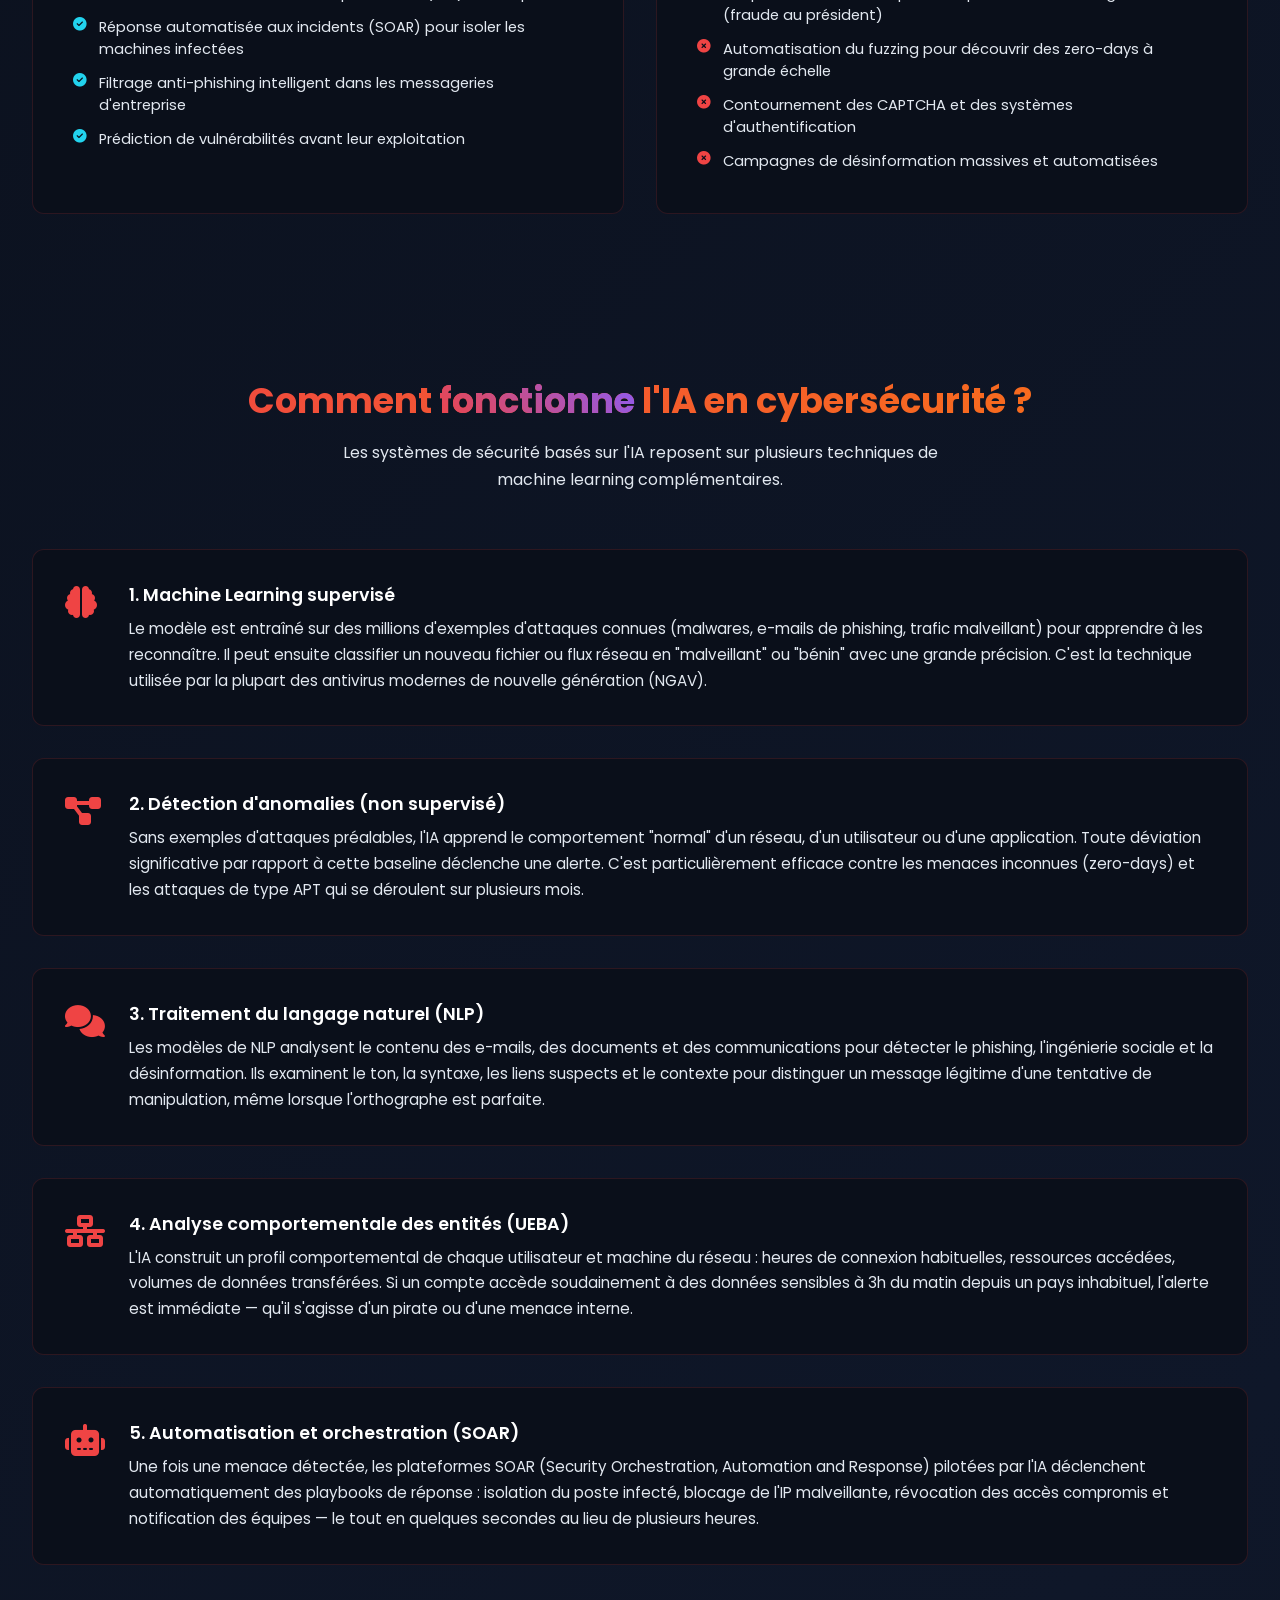
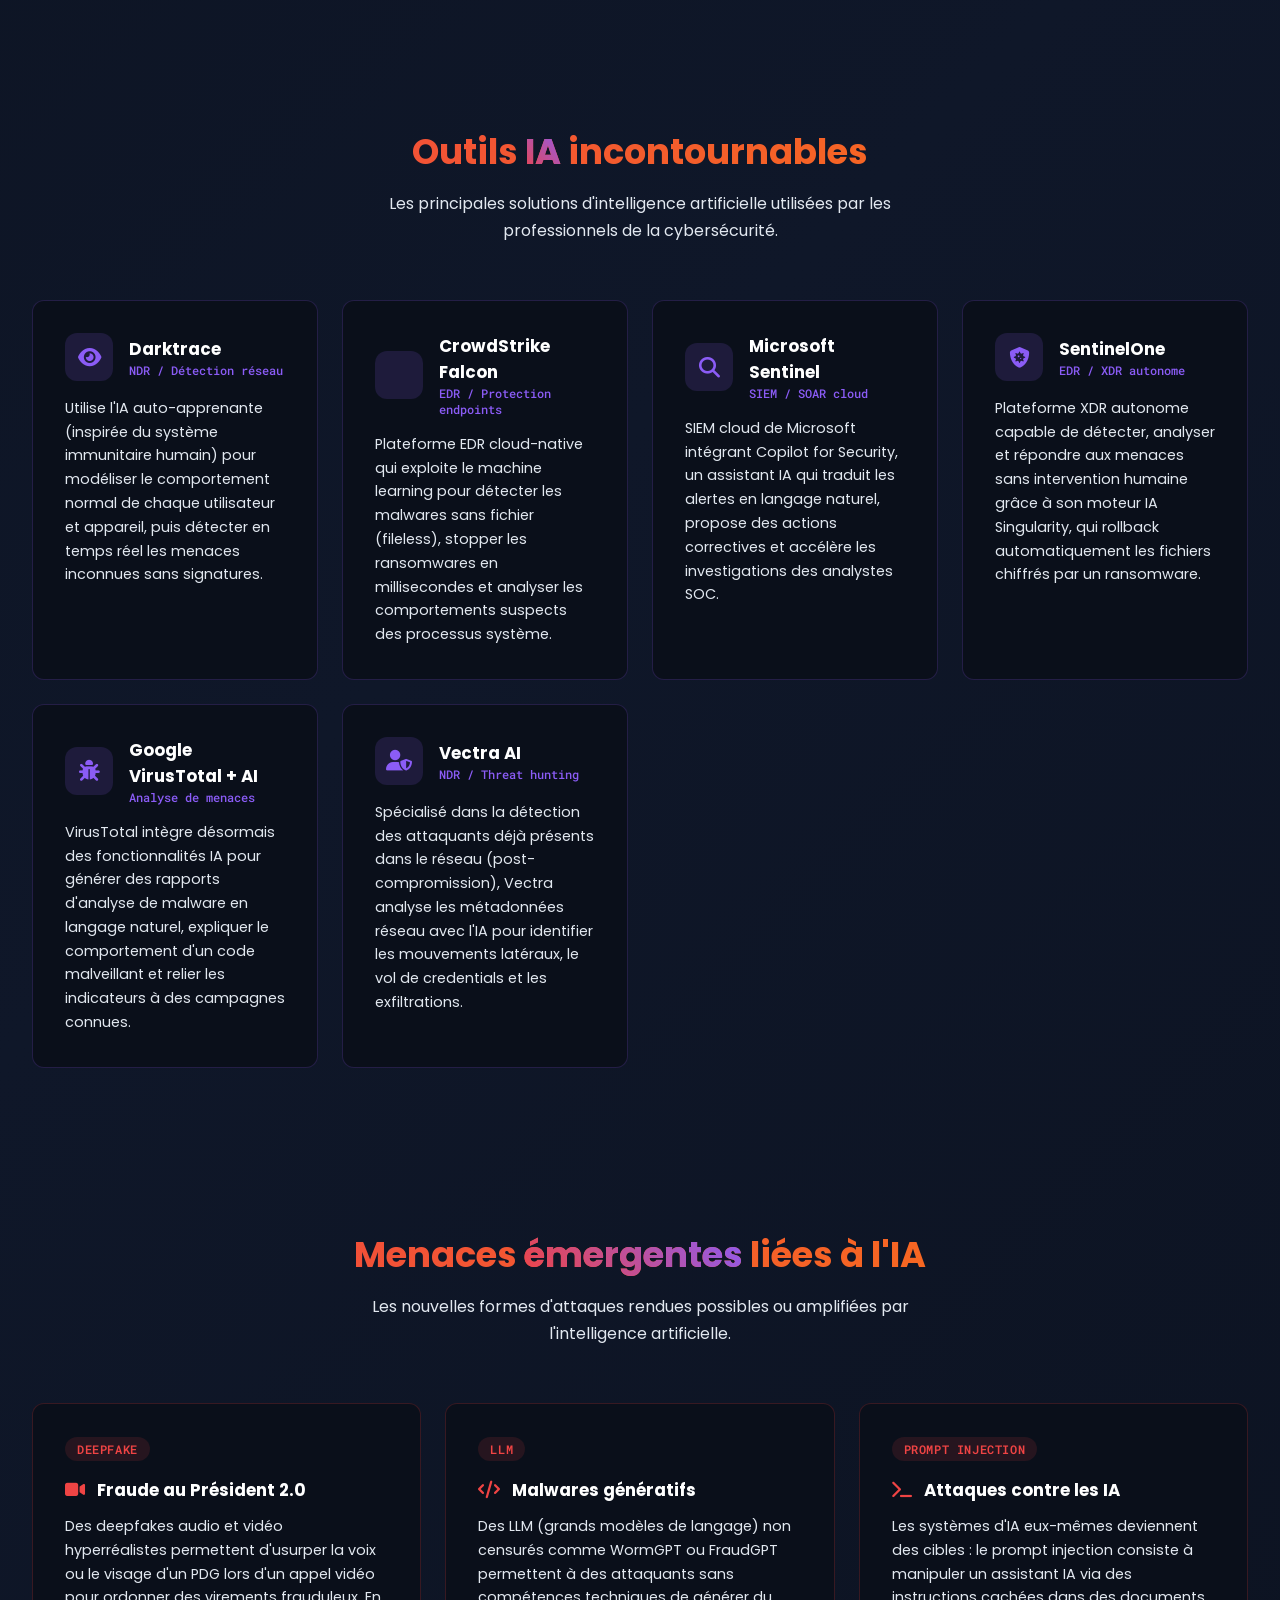
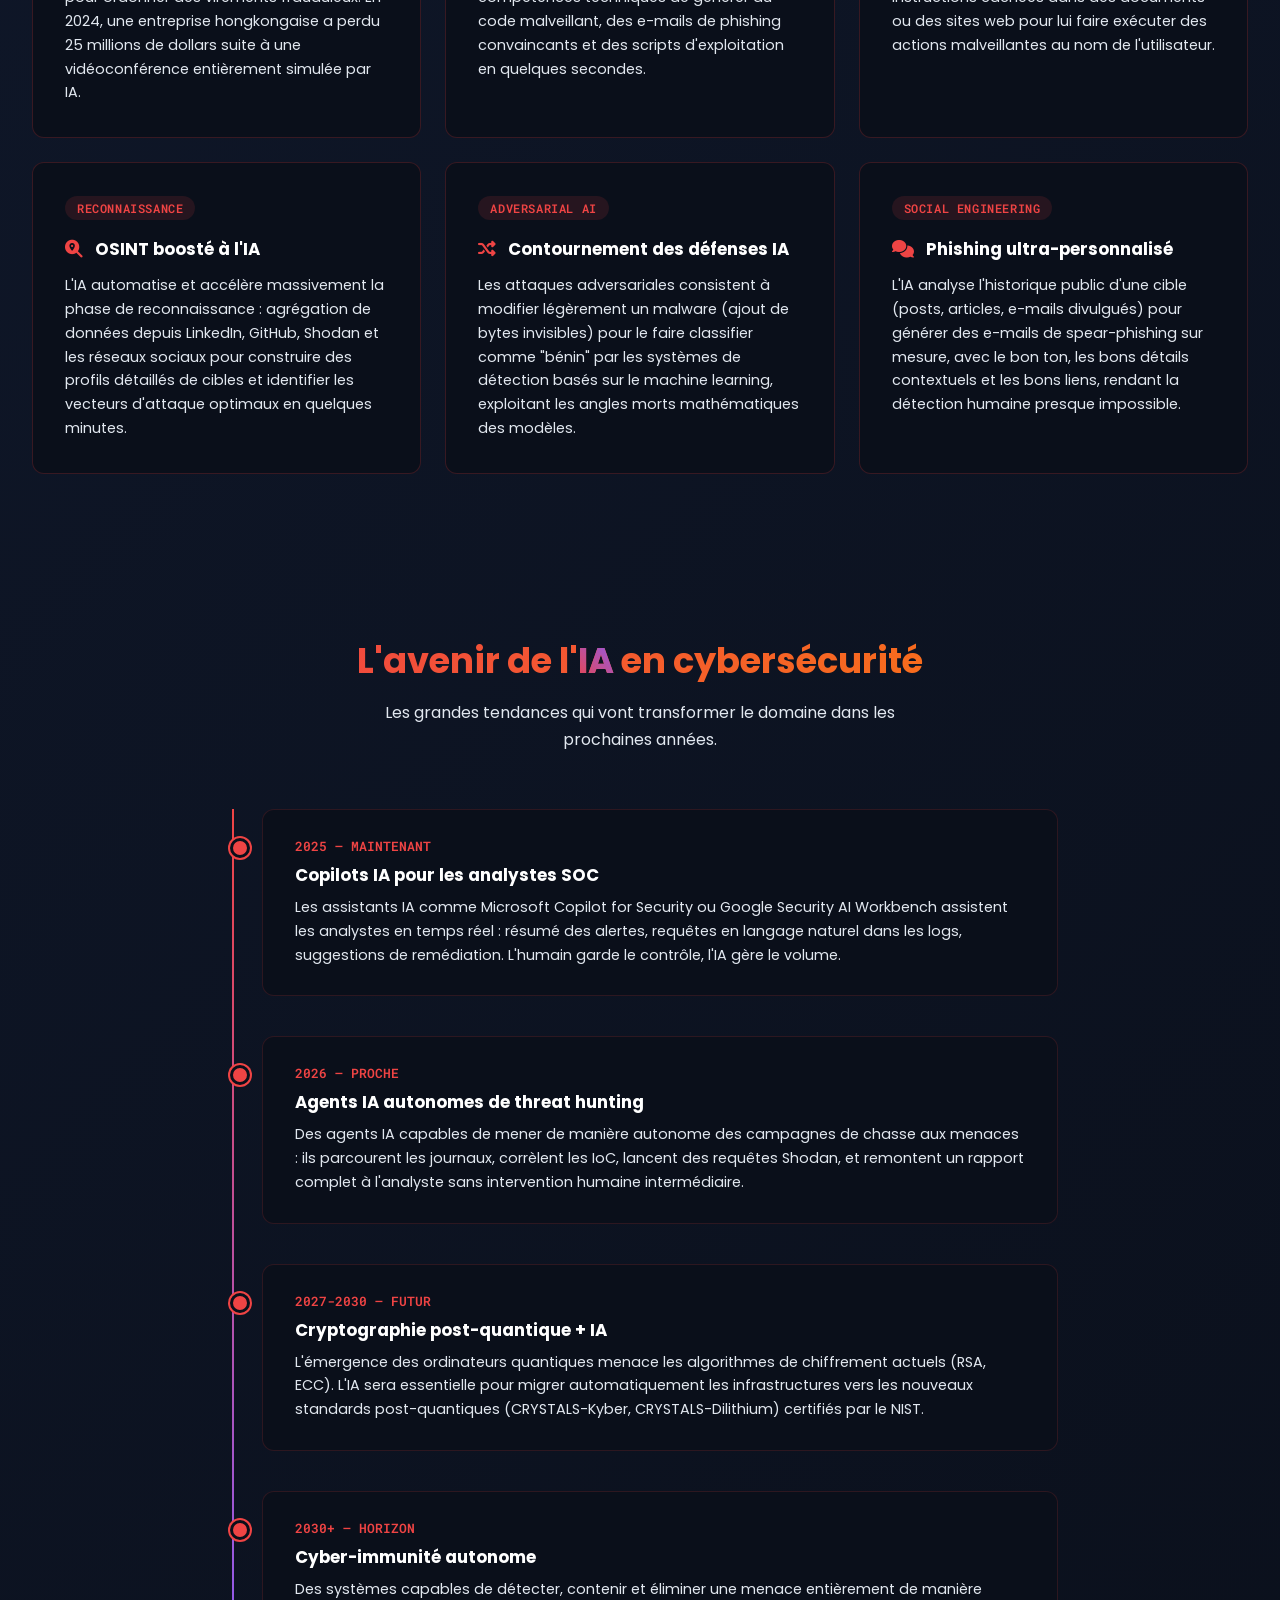
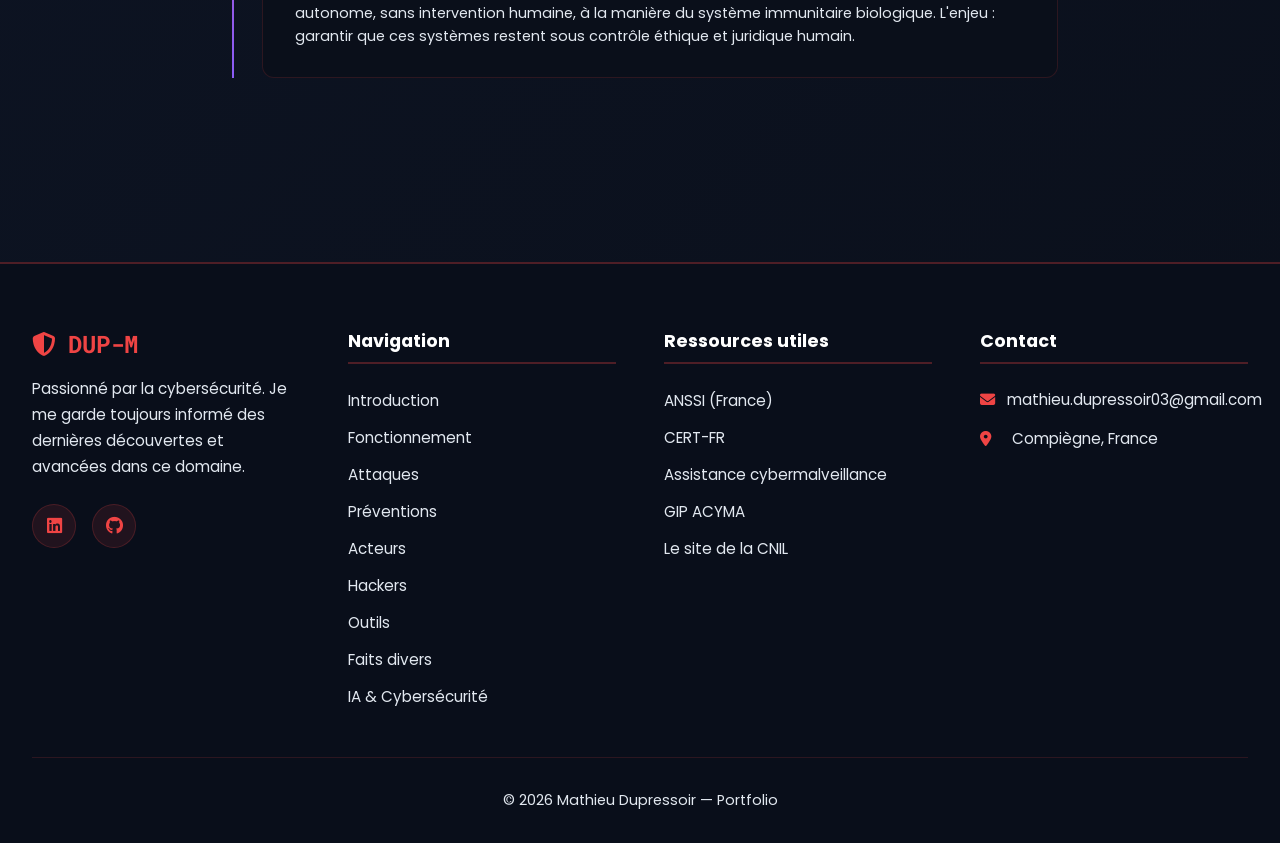
<file: Veille_technologique/IA_cyber.html>
<!DOCTYPE html>
<html lang="fr">
<head>
    <meta charset="UTF-8">
    <meta name="viewport" content="width=device-width, initial-scale=1.0">
    <title>IA & Cybersécurité | Mathieu Dupressoir</title>
    <link rel="stylesheet" href="style_cyber.css">
    <link rel="stylesheet" href="https://cdnjs.cloudflare.com/ajax/libs/font-awesome/6.4.0/css/all.min.css">
    <link href="https://fonts.googleapis.com/css2?family=Poppins:wght@300;400;500;600;700&family=Roboto+Mono:wght@300;400;500&display=swap" rel="stylesheet">
    <style>
        /* ===== HERO IA ===== */
        .ia-hero {
            padding: 10rem 2rem 5rem;
            max-width: 1400px;
            margin: 0 auto;
            text-align: center;
        }

        .ia-hero-badge {
            display: inline-flex;
            align-items: center;
            gap: 0.5rem;
            background: rgba(139, 92, 246, 0.15);
            border: 1px solid rgba(139, 92, 246, 0.4);
            color: var(--accent);
            padding: 0.5rem 1.25rem;
            border-radius: 50px;
            font-size: 0.85rem;
            font-weight: 600;
            font-family: 'Roboto Mono', monospace;
            margin-bottom: 2rem;
            letter-spacing: 0.05em;
        }

        .ia-hero h1 {
            font-size: clamp(2.2rem, 5vw, 3.8rem);
            font-weight: 800;
            line-height: 1.15;
            margin-bottom: 1.5rem;
            color: var(--text-primary);
        }

        .ia-hero h1 span {
            background: linear-gradient(45deg, var(--primary), var(--accent));
            -webkit-background-clip: text;
            -webkit-text-fill-color: transparent;
        }

        .ia-hero p {
            font-size: 1.1rem;
            color: var(--text-secondary);
            max-width: 700px;
            margin: 0 auto 3rem;
            line-height: 1.8;
        }

        /* ===== STATS BANNER ===== */
        .stats-banner {
            display: flex;
            justify-content: center;
            flex-wrap: wrap;
            gap: 2rem;
            margin-bottom: 1rem;
        }

        .stat-pill {
            background: var(--bg-primary);
            border: 1px solid rgba(239, 68, 68, 0.2);
            border-radius: var(--radius);
            padding: 1.25rem 2rem;
            text-align: center;
            min-width: 160px;
            transition: var(--transition);
        }

        .stat-pill:hover {
            border-color: var(--primary);
            transform: translateY(-3px);
            box-shadow: var(--shadow);
        }

        .stat-pill .stat-number {
            font-size: 2rem;
            font-weight: 800;
            font-family: 'Roboto Mono', monospace;
            background: linear-gradient(45deg, var(--primary), var(--accent));
            -webkit-background-clip: text;
            -webkit-text-fill-color: transparent;
            display: block;
        }

        .stat-pill .stat-label {
            font-size: 0.8rem;
            color: var(--text-secondary);
            margin-top: 0.25rem;
        }

        /* ===== SECTION HEADER ===== */
        .section-header {
            text-align: center;
            margin-bottom: 3.5rem;
        }

        .section-title {
            font-size: clamp(1.6rem, 3vw, 2.2rem);
            font-weight: 700;
            color: var(--text-primary);
            margin-bottom: 0.75rem;
        }

        .section-title span {
            background: linear-gradient(45deg, var(--primary), var(--accent));
            -webkit-background-clip: text;
            -webkit-text-fill-color: transparent;
        }

        .section-subtitle {
            color: var(--text-secondary);
            font-size: 1rem;
            max-width: 600px;
            margin: 0 auto;
            line-height: 1.7;
        }

        /* ===== DEUX FACES : IA DÉFENSIVE / OFFENSIVE ===== */
        .two-sides {
            padding: 5rem 2rem;
            max-width: 1400px;
            margin: 0 auto;
        }

        .sides-grid {
            display: grid;
            grid-template-columns: 1fr 1fr;
            gap: 2rem;
        }

        @media (max-width: 768px) {
            .sides-grid { grid-template-columns: 1fr; }
        }

        .side-card {
            background: var(--bg-primary);
            border-radius: var(--radius);
            padding: 2.5rem;
            border: 1px solid rgba(239, 68, 68, 0.15);
            position: relative;
            overflow: hidden;
            transition: var(--transition);
        }

        .side-card:hover {
            transform: translateY(-5px);
            box-shadow: var(--shadow-lg);
        }

        .side-card.defense {
            border-top: 4px solid #22d3ee;
        }

        .side-card.offense {
            border-top: 4px solid var(--primary);
        }

        .side-card-icon {
            width: 64px;
            height: 64px;
            border-radius: 16px;
            display: flex;
            align-items: center;
            justify-content: center;
            font-size: 1.8rem;
            margin-bottom: 1.5rem;
        }

        .defense .side-card-icon {
            background: rgba(34, 211, 238, 0.15);
            color: #22d3ee;
        }

        .offense .side-card-icon {
            background: rgba(239, 68, 68, 0.15);
            color: var(--primary);
        }

        .side-card h3 {
            font-size: 1.4rem;
            font-weight: 700;
            color: var(--text-primary);
            margin-bottom: 0.75rem;
        }

        .side-card > p {
            color: var(--text-secondary);
            font-size: 0.95rem;
            line-height: 1.7;
            margin-bottom: 1.5rem;
        }

        .side-list {
            list-style: none;
            display: flex;
            flex-direction: column;
            gap: 0.75rem;
        }

        .side-list li {
            display: flex;
            align-items: flex-start;
            gap: 0.75rem;
            font-size: 0.92rem;
            color: var(--text-secondary);
            line-height: 1.5;
        }

        .side-list li i {
            margin-top: 2px;
            flex-shrink: 0;
            font-size: 0.85rem;
        }

        .defense .side-list li i { color: #22d3ee; }
        .offense .side-list li i { color: var(--primary); }

        /* ===== FONCTIONNEMENT IA ===== */
        .how-section {
            padding: 5rem 2rem;
            max-width: 1400px;
            margin: 0 auto;
        }

        /* ===== OUTILS IA ===== */
        .tools-section {
            padding: 5rem 2rem;
            max-width: 1400px;
            margin: 0 auto;
        }

        .tools-grid {
            display: grid;
            grid-template-columns: repeat(auto-fit, minmax(280px, 1fr));
            gap: 1.5rem;
        }

        .tool-card {
            background: var(--bg-primary);
            border: 1px solid rgba(139, 92, 246, 0.2);
            border-radius: var(--radius);
            padding: 2rem;
            transition: var(--transition);
            position: relative;
            overflow: hidden;
        }

        .tool-card::before {
            content: '';
            position: absolute;
            top: 0; left: 0; right: 0;
            height: 3px;
            background: linear-gradient(90deg, var(--accent), var(--primary));
            transform: scaleX(0);
            transition: var(--transition);
        }

        .tool-card:hover::before { transform: scaleX(1); }

        .tool-card:hover {
            border-color: var(--accent);
            transform: translateY(-4px);
            box-shadow: 0 10px 30px rgba(139, 92, 246, 0.2);
        }

        .tool-header {
            display: flex;
            align-items: center;
            gap: 1rem;
            margin-bottom: 1rem;
        }

        .tool-icon {
            width: 48px;
            height: 48px;
            background: rgba(139, 92, 246, 0.15);
            border-radius: 12px;
            display: flex;
            align-items: center;
            justify-content: center;
            color: var(--accent);
            font-size: 1.3rem;
            flex-shrink: 0;
        }

        .tool-name {
            font-size: 1.05rem;
            font-weight: 700;
            color: var(--text-primary);
        }

        .tool-type {
            font-size: 0.75rem;
            color: var(--accent);
            font-family: 'Roboto Mono', monospace;
            font-weight: 500;
        }

        .tool-desc {
            font-size: 0.9rem;
            color: var(--text-secondary);
            line-height: 1.65;
        }

        /* ===== MENACES IA ===== */
        .threats-section {
            padding: 5rem 2rem;
            max-width: 1400px;
            margin: 0 auto;
        }

        .threats-grid {
            display: grid;
            grid-template-columns: repeat(auto-fit, minmax(300px, 1fr));
            gap: 1.5rem;
        }

        .threat-card {
            background: var(--bg-primary);
            border: 1px solid rgba(239, 68, 68, 0.2);
            border-radius: var(--radius);
            padding: 2rem;
            transition: var(--transition);
        }

        .threat-card:hover {
            border-color: var(--primary);
            box-shadow: var(--shadow);
            transform: translateX(5px);
        }

        .threat-tag {
            display: inline-block;
            background: rgba(239, 68, 68, 0.12);
            color: var(--primary);
            font-size: 0.75rem;
            font-weight: 600;
            font-family: 'Roboto Mono', monospace;
            padding: 0.25rem 0.75rem;
            border-radius: 50px;
            margin-bottom: 1rem;
            letter-spacing: 0.05em;
        }

        .threat-card h3 {
            font-size: 1.05rem;
            font-weight: 700;
            color: var(--text-primary);
            margin-bottom: 0.75rem;
            display: flex;
            align-items: center;
            gap: 0.75rem;
        }

        .threat-card h3 i {
            color: var(--primary);
            font-size: 1.1rem;
        }

        .threat-card p {
            font-size: 0.9rem;
            color: var(--text-secondary);
            line-height: 1.65;
        }

        /* ===== TIMELINE AVENIR ===== */
        .future-section {
            padding: 5rem 2rem;
            max-width: 900px;
            margin: 0 auto;
        }

        .timeline {
            position: relative;
            padding-left: 2.5rem;
        }

        .timeline::before {
            content: '';
            position: absolute;
            left: 10px;
            top: 0;
            bottom: 0;
            width: 2px;
            background: linear-gradient(to bottom, var(--primary), var(--accent));
        }

        .timeline-item {
            position: relative;
            margin-bottom: 2.5rem;
            background: var(--bg-primary);
            border: 1px solid rgba(239, 68, 68, 0.15);
            border-radius: var(--radius);
            padding: 1.75rem 2rem;
            transition: var(--transition);
        }

        .timeline-item:hover {
            border-color: var(--primary);
            box-shadow: var(--shadow);
        }

        .timeline-item::before {
            content: '';
            position: absolute;
            left: -2.05rem;
            top: 1.75rem;
            width: 14px;
            height: 14px;
            border-radius: 50%;
            background: var(--primary);
            border: 3px solid var(--bg-primary);
            box-shadow: 0 0 0 2px var(--primary);
        }

        .timeline-year {
            font-size: 0.8rem;
            font-family: 'Roboto Mono', monospace;
            font-weight: 600;
            color: var(--primary);
            margin-bottom: 0.5rem;
        }

        .timeline-item h3 {
            font-size: 1.05rem;
            font-weight: 700;
            color: var(--text-primary);
            margin-bottom: 0.5rem;
        }

        .timeline-item p {
            font-size: 0.9rem;
            color: var(--text-secondary);
            line-height: 1.65;
        }
    </style>
</head>
<body>

    <!-- Navigation -->
    <nav class="navbar">
        <div class="nav-container">
            <div class="nav-brand">
                <div class="logo-wrapper">
                    <i class="fas fa-shield-alt logo-icon"></i>
                    <span class="logo-text">MD</span>
                </div>
            </div>
            <div class="nav-scroll-wrapper">
                <button class="nav-scroll-btn nav-scroll-left" id="navScrollLeft" aria-label="Défiler à gauche">
                    <i class="fas fa-chevron-left"></i>
                </button>
                <ul class="nav-menu" id="navMenu">
                    <li>
                        <a href="../index.html" class="nav-link">
                            <i class="fas fa-user-circle"></i>
                            <span>Portfolio</span>
                        </a>
                    </li>
                    <li>
                        <a href="Veille_cyber.html" class="nav-link">
                            <i class="fas fa-home"></i>
                            <span>Introduction</span>
                        </a>
                    </li>
                    <li>
                        <a href="Fonctionnement.html" class="nav-link">
                            <i class="fas fa-cogs"></i>
                            <span>Fonctionnement</span>
                        </a>
                    </li>
                    <li>
                        <a href="Attaques.html" class="nav-link">
                            <i class="fas fa-skull-crossbones"></i>
                            <span>Attaques</span>
                        </a>
                    </li>
                    <li>
                        <a href="Preventions.html" class="nav-link">
                            <i class="fas fa-shield-alt"></i>
                            <span>Préventions</span>
                        </a>
                    </li>
                    <li>
                        <a href="Outils.html" class="nav-link">
                            <i class="fas fa-tools"></i>
                            <span>Outils</span>
                        </a>
                    </li>
                    <li>
                        <a href="Acteurs.html" class="nav-link">
                            <i class="fas fa-users"></i>
                            <span>Acteurs</span>
                        </a>
                    </li>
                    <li>
                        <a href="Hackers.html" class="nav-link">
                            <i class="fas fa-user-secret"></i>
                            <span>Hackers</span>
                        </a>
                    </li>
                    <li>
                        <a href="Faits_divers.html" class="nav-link">
                            <i class="fas fa-chart-line"></i>
                            <span>Faits divers</span>
                        </a>
                    </li>
                    <li>
                        <a href="IA_cyber.html" class="nav-link">
                            <i class="fas fa-robot"></i>
                            <span>IA & Cyber</span>
                        </a>
                    </li>
                </ul>
                <button class="nav-scroll-btn nav-scroll-right" id="navScrollRight" aria-label="Défiler à droite">
                    <i class="fas fa-chevron-right"></i>
                </button>
            </div>

            <div class="nav-actions">
                <button class="theme-toggle" id="themeToggle" aria-label="Changer le thème">
                    <i class="fas fa-moon"></i>
                </button>
                <a href="https://www.ssi.gouv.fr/" class="btn btn-primary btn-small" target="_blank">
                    <i class="fas fa-lock"></i>
                    <span>ANSSI</span>
                </a>
            </div>

            <button class="menu-toggle" id="menuToggle" aria-label="Menu mobile">
                <i class="fas fa-bars"></i>
            </button>
        </div>
    </nav>

    <!-- Menu mobile -->
    <div class="mobile-menu" id="mobileMenu">
        <div class="mobile-menu-header">
            <div class="logo-wrapper">
                <i class="fas fa-shield-alt logo-icon"></i>
                <span class="logo-text">DUP-M</span>
            </div>
            <button class="menu-close" id="menuClose" aria-label="Fermer le menu">
                <i class="fas fa-times"></i>
            </button>
        </div>
        <ul class="mobile-nav-menu">
            <li><a href="../index.html" class="mobile-nav-link"><i class="fas fa-user-circle"></i><span>Portfolio</span></a></li>
            <li><a href="Veille_cyber.html" class="mobile-nav-link"><i class="fas fa-home"></i><span>Introduction</span></a></li>
            <li><a href="Fonctionnement.html" class="mobile-nav-link"><i class="fas fa-cogs"></i><span>Fonctionnement</span></a></li>
            <li><a href="Attaques.html" class="mobile-nav-link"><i class="fas fa-skull-crossbones"></i><span>Attaques</span></a></li>
            <li><a href="Preventions.html" class="mobile-nav-link"><i class="fas fa-shield-alt"></i><span>Préventions</span></a></li>
            <li><a href="Outils.html" class="mobile-nav-link"><i class="fas fa-tools"></i><span>Outils</span></a></li>
            <li><a href="Acteurs.html" class="mobile-nav-link"><i class="fas fa-users"></i><span>Acteurs</span></a></li>
            <li><a href="Hackers.html" class="mobile-nav-link"><i class="fas fa-user-secret"></i><span>Hackers</span></a></li>
            <li><a href="Faits_divers.html" class="mobile-nav-link"><i class="fas fa-chart-line"></i><span>Faits divers</span></a></li>
            <li><a href="IA_cyber.html" class="mobile-nav-link"><i class="fas fa-robot"></i><span>IA & Cyber</span></a></li>
        </ul>
        <div class="mobile-menu-footer">
            <a href="https://www.ssi.gouv.fr/" class="btn btn-primary btn-block" target="_blank">
                <i class="fas fa-lock"></i>
                <span>Visiter l'ANSSI</span>
            </a>
        </div>
    </div>

    <!-- Contenu principal -->
    <main class="main-content">

        <!-- HERO -->
        <section class="ia-hero">
            <div class="ia-hero-badge">
                <i class="fas fa-robot"></i>
                INTELLIGENCE ARTIFICIELLE & CYBERSÉCURITÉ
            </div>
            <h1>L'IA, <span>nouvelle arme</span><br>de la cybersécurité</h1>
            <p>L'intelligence artificielle bouleverse le monde de la cybersécurité. Elle est à la fois un bouclier pour les défenseurs et une arme redoutable entre les mains des attaquants.</p>

            <div class="stats-banner">
                <div class="stat-pill">
                    <span class="stat-number">+300%</span>
                    <div class="stat-label">Cyberattaques assistées par IA depuis 2022</div>
                </div>
                <div class="stat-pill">
                    <span class="stat-number">60%</span>
                    <div class="stat-label">Des SOC utilisent déjà l'IA en 2024</div>
                </div>
                <div class="stat-pill">
                    <span class="stat-number">95%</span>
                    <div class="stat-label">Des incidents détectés plus vite avec l'IA</div>
                </div>
                <div class="stat-pill">
                    <span class="stat-number">$102Mds</span>
                    <div class="stat-label">Marché IA en cybersécurité d'ici 2032</div>
                </div>
            </div>
        </section>

        <!-- DEUX FACES DE L'IA -->
        <section class="two-sides">
            <div class="section-header">
                <h2 class="section-title">L'IA : <span>deux visages</span> opposés</h2>
                <p class="section-subtitle">L'intelligence artificielle est utilisée simultanément par les défenseurs et les attaquants, créant une course aux armements sans précédent.</p>
            </div>
            <div class="sides-grid">

                <!-- DÉFENSE -->
                <div class="side-card defense">
                    <div class="side-card-icon"><i class="fas fa-shield-alt"></i></div>
                    <h3>IA Défensive</h3>
                    <p>Les équipes de sécurité (Blue Teams, SOC) exploitent l'IA pour surveiller, détecter et répondre aux menaces en temps réel, bien plus rapidement qu'un humain seul ne pourrait le faire.</p>
                    <ul class="side-list">
                        <li><i class="fas fa-check-circle"></i> Détection d'anomalies comportementales (UEBA) sur les réseaux et utilisateurs</li>
                        <li><i class="fas fa-check-circle"></i> Analyse automatique de millions de logs pour identifier des signaux faibles</li>
                        <li><i class="fas fa-check-circle"></i> Corrélation d'indicateurs de compromission (IoC) en temps réel</li>
                        <li><i class="fas fa-check-circle"></i> Réponse automatisée aux incidents (SOAR) pour isoler les machines infectées</li>
                        <li><i class="fas fa-check-circle"></i> Filtrage anti-phishing intelligent dans les messageries d'entreprise</li>
                        <li><i class="fas fa-check-circle"></i> Prédiction de vulnérabilités avant leur exploitation</li>
                    </ul>
                </div>

                <!-- OFFENSE -->
                <div class="side-card offense">
                    <div class="side-card-icon"><i class="fas fa-skull-crossbones"></i></div>
                    <h3>IA Offensive</h3>
                    <p>Les cybercriminels et États-nations utilisent l'IA pour automatiser, personnaliser et amplifier leurs attaques, les rendant plus difficiles à détecter et à contrer.</p>
                    <ul class="side-list">
                        <li><i class="fas fa-times-circle"></i> Génération de malwares polymorphes qui mutent pour échapper aux antivirus</li>
                        <li><i class="fas fa-times-circle"></i> Phishing hyper-ciblé grâce à l'analyse des réseaux sociaux des victimes</li>
                        <li><i class="fas fa-times-circle"></i> Deepfakes audio/vidéo pour usurper l'identité de dirigeants (fraude au président)</li>
                        <li><i class="fas fa-times-circle"></i> Automatisation du fuzzing pour découvrir des zero-days à grande échelle</li>
                        <li><i class="fas fa-times-circle"></i> Contournement des CAPTCHA et des systèmes d'authentification</li>
                        <li><i class="fas fa-times-circle"></i> Campagnes de désinformation massives et automatisées</li>
                    </ul>
                </div>

            </div>
        </section>

        <!-- FONCTIONNEMENT -->
        <section class="how-section">
            <div class="section-header">
                <h2 class="section-title">Comment <span>fonctionne</span> l'IA en cybersécurité ?</h2>
                <p class="section-subtitle">Les systèmes de sécurité basés sur l'IA reposent sur plusieurs techniques de machine learning complémentaires.</p>
            </div>

            <div class="contact-container">
                <div class="contact-info">
                    <div class="contact-item">
                        <i class="fas fa-brain"></i>
                        <div>
                            <h3>1. Machine Learning supervisé</h3>
                            <p>Le modèle est entraîné sur des millions d'exemples d'attaques connues (malwares, e-mails de phishing, trafic malveillant) pour apprendre à les reconnaître. Il peut ensuite classifier un nouveau fichier ou flux réseau en "malveillant" ou "bénin" avec une grande précision. C'est la technique utilisée par la plupart des antivirus modernes de nouvelle génération (NGAV).</p>
                        </div>
                    </div>
                    <div class="contact-item">
                        <i class="fas fa-project-diagram"></i>
                        <div>
                            <h3>2. Détection d'anomalies (non supervisé)</h3>
                            <p>Sans exemples d'attaques préalables, l'IA apprend le comportement "normal" d'un réseau, d'un utilisateur ou d'une application. Toute déviation significative par rapport à cette baseline déclenche une alerte. C'est particulièrement efficace contre les menaces inconnues (zero-days) et les attaques de type APT qui se déroulent sur plusieurs mois.</p>
                        </div>
                    </div>
                    <div class="contact-item">
                        <i class="fas fa-comments"></i>
                        <div>
                            <h3>3. Traitement du langage naturel (NLP)</h3>
                            <p>Les modèles de NLP analysent le contenu des e-mails, des documents et des communications pour détecter le phishing, l'ingénierie sociale et la désinformation. Ils examinent le ton, la syntaxe, les liens suspects et le contexte pour distinguer un message légitime d'une tentative de manipulation, même lorsque l'orthographe est parfaite.</p>
                        </div>
                    </div>
                    <div class="contact-item">
                        <i class="fas fa-network-wired"></i>
                        <div>
                            <h3>4. Analyse comportementale des entités (UEBA)</h3>
                            <p>L'IA construit un profil comportemental de chaque utilisateur et machine du réseau : heures de connexion habituelles, ressources accédées, volumes de données transférées. Si un compte accède soudainement à des données sensibles à 3h du matin depuis un pays inhabituel, l'alerte est immédiate — qu'il s'agisse d'un pirate ou d'une menace interne.</p>
                        </div>
                    </div>
                    <div class="contact-item">
                        <i class="fas fa-robot"></i>
                        <div>
                            <h3>5. Automatisation et orchestration (SOAR)</h3>
                            <p>Une fois une menace détectée, les plateformes SOAR (Security Orchestration, Automation and Response) pilotées par l'IA déclenchent automatiquement des playbooks de réponse : isolation du poste infecté, blocage de l'IP malveillante, révocation des accès compromis et notification des équipes — le tout en quelques secondes au lieu de plusieurs heures.</p>
                        </div>
                    </div>
                </div>
            </div>
        </section>

        <!-- OUTILS IA -->
        <section class="tools-section">
            <div class="section-header">
                <h2 class="section-title">Outils <span>IA</span> incontournables</h2>
                <p class="section-subtitle">Les principales solutions d'intelligence artificielle utilisées par les professionnels de la cybersécurité.</p>
            </div>
            <div class="tools-grid">

                <div class="tool-card">
                    <div class="tool-header">
                        <div class="tool-icon"><i class="fas fa-eye"></i></div>
                        <div>
                            <div class="tool-name">Darktrace</div>
                            <div class="tool-type">NDR / Détection réseau</div>
                        </div>
                    </div>
                    <p class="tool-desc">Utilise l'IA auto-apprenante (inspirée du système immunitaire humain) pour modéliser le comportement normal de chaque utilisateur et appareil, puis détecter en temps réel les menaces inconnues sans signatures.</p>
                </div>

                <div class="tool-card">
                    <div class="tool-header">
                        <div class="tool-icon"><i class="fas fa-falcon"></i></div>
                        <div>
                            <div class="tool-name">CrowdStrike Falcon</div>
                            <div class="tool-type">EDR / Protection endpoints</div>
                        </div>
                    </div>
                    <p class="tool-desc">Plateforme EDR cloud-native qui exploite le machine learning pour détecter les malwares sans fichier (fileless), stopper les ransomwares en millisecondes et analyser les comportements suspects des processus système.</p>
                </div>

                <div class="tool-card">
                    <div class="tool-header">
                        <div class="tool-icon"><i class="fas fa-search"></i></div>
                        <div>
                            <div class="tool-name">Microsoft Sentinel</div>
                            <div class="tool-type">SIEM / SOAR cloud</div>
                        </div>
                    </div>
                    <p class="tool-desc">SIEM cloud de Microsoft intégrant Copilot for Security, un assistant IA qui traduit les alertes en langage naturel, propose des actions correctives et accélère les investigations des analystes SOC.</p>
                </div>

                <div class="tool-card">
                    <div class="tool-header">
                        <div class="tool-icon"><i class="fas fa-shield-virus"></i></div>
                        <div>
                            <div class="tool-name">SentinelOne</div>
                            <div class="tool-type">EDR / XDR autonome</div>
                        </div>
                    </div>
                    <p class="tool-desc">Plateforme XDR autonome capable de détecter, analyser et répondre aux menaces sans intervention humaine grâce à son moteur IA Singularity, qui rollback automatiquement les fichiers chiffrés par un ransomware.</p>
                </div>

                <div class="tool-card">
                    <div class="tool-header">
                        <div class="tool-icon"><i class="fas fa-bug"></i></div>
                        <div>
                            <div class="tool-name">Google VirusTotal + AI</div>
                            <div class="tool-type">Analyse de menaces</div>
                        </div>
                    </div>
                    <p class="tool-desc">VirusTotal intègre désormais des fonctionnalités IA pour générer des rapports d'analyse de malware en langage naturel, expliquer le comportement d'un code malveillant et relier les indicateurs à des campagnes connues.</p>
                </div>

                <div class="tool-card">
                    <div class="tool-header">
                        <div class="tool-icon"><i class="fas fa-user-shield"></i></div>
                        <div>
                            <div class="tool-name">Vectra AI</div>
                            <div class="tool-type">NDR / Threat hunting</div>
                        </div>
                    </div>
                    <p class="tool-desc">Spécialisé dans la détection des attaquants déjà présents dans le réseau (post-compromission), Vectra analyse les métadonnées réseau avec l'IA pour identifier les mouvements latéraux, le vol de credentials et les exfiltrations.</p>
                </div>

            </div>
        </section>

        <!-- MENACES IA ÉMERGENTES -->
        <section class="threats-section">
            <div class="section-header">
                <h2 class="section-title">Menaces <span>émergentes</span> liées à l'IA</h2>
                <p class="section-subtitle">Les nouvelles formes d'attaques rendues possibles ou amplifiées par l'intelligence artificielle.</p>
            </div>
            <div class="threats-grid">

                <div class="threat-card">
                    <span class="threat-tag">DEEPFAKE</span>
                    <h3><i class="fas fa-video"></i> Fraude au Président 2.0</h3>
                    <p>Des deepfakes audio et vidéo hyperréalistes permettent d'usurper la voix ou le visage d'un PDG lors d'un appel vidéo pour ordonner des virements frauduleux. En 2024, une entreprise hongkongaise a perdu 25 millions de dollars suite à une vidéoconférence entièrement simulée par IA.</p>
                </div>

                <div class="threat-card">
                    <span class="threat-tag">LLM</span>
                    <h3><i class="fas fa-code"></i> Malwares génératifs</h3>
                    <p>Des LLM (grands modèles de langage) non censurés comme WormGPT ou FraudGPT permettent à des attaquants sans compétences techniques de générer du code malveillant, des e-mails de phishing convaincants et des scripts d'exploitation en quelques secondes.</p>
                </div>

                <div class="threat-card">
                    <span class="threat-tag">PROMPT INJECTION</span>
                    <h3><i class="fas fa-terminal"></i> Attaques contre les IA</h3>
                    <p>Les systèmes d'IA eux-mêmes deviennent des cibles : le prompt injection consiste à manipuler un assistant IA via des instructions cachées dans des documents ou des sites web pour lui faire exécuter des actions malveillantes au nom de l'utilisateur.</p>
                </div>

                <div class="threat-card">
                    <span class="threat-tag">RECONNAISSANCE</span>
                    <h3><i class="fas fa-search-location"></i> OSINT boosté à l'IA</h3>
                    <p>L'IA automatise et accélère massivement la phase de reconnaissance : agrégation de données depuis LinkedIn, GitHub, Shodan et les réseaux sociaux pour construire des profils détaillés de cibles et identifier les vecteurs d'attaque optimaux en quelques minutes.</p>
                </div>

                <div class="threat-card">
                    <span class="threat-tag">ADVERSARIAL AI</span>
                    <h3><i class="fas fa-random"></i> Contournement des défenses IA</h3>
                    <p>Les attaques adversariales consistent à modifier légèrement un malware (ajout de bytes invisibles) pour le faire classifier comme "bénin" par les systèmes de détection basés sur le machine learning, exploitant les angles morts mathématiques des modèles.</p>
                </div>

                <div class="threat-card">
                    <span class="threat-tag">SOCIAL ENGINEERING</span>
                    <h3><i class="fas fa-comments"></i> Phishing ultra-personnalisé</h3>
                    <p>L'IA analyse l'historique public d'une cible (posts, articles, e-mails divulgués) pour générer des e-mails de spear-phishing sur mesure, avec le bon ton, les bons détails contextuels et les bons liens, rendant la détection humaine presque impossible.</p>
                </div>

            </div>
        </section>

        <!-- AVENIR -->
        <section class="future-section">
            <div class="section-header">
                <h2 class="section-title">L'avenir de l'<span>IA</span> en cybersécurité</h2>
                <p class="section-subtitle">Les grandes tendances qui vont transformer le domaine dans les prochaines années.</p>
            </div>
            <div class="timeline">

                <div class="timeline-item">
                    <div class="timeline-year">2025 — MAINTENANT</div>
                    <h3>Copilots IA pour les analystes SOC</h3>
                    <p>Les assistants IA comme Microsoft Copilot for Security ou Google Security AI Workbench assistent les analystes en temps réel : résumé des alertes, requêtes en langage naturel dans les logs, suggestions de remédiation. L'humain garde le contrôle, l'IA gère le volume.</p>
                </div>

                <div class="timeline-item">
                    <div class="timeline-year">2026 — PROCHE</div>
                    <h3>Agents IA autonomes de threat hunting</h3>
                    <p>Des agents IA capables de mener de manière autonome des campagnes de chasse aux menaces : ils parcourent les journaux, corrèlent les IoC, lancent des requêtes Shodan, et remontent un rapport complet à l'analyste sans intervention humaine intermédiaire.</p>
                </div>

                <div class="timeline-item">
                    <div class="timeline-year">2027-2030 — FUTUR</div>
                    <h3>Cryptographie post-quantique + IA</h3>
                    <p>L'émergence des ordinateurs quantiques menace les algorithmes de chiffrement actuels (RSA, ECC). L'IA sera essentielle pour migrer automatiquement les infrastructures vers les nouveaux standards post-quantiques (CRYSTALS-Kyber, CRYSTALS-Dilithium) certifiés par le NIST.</p>
                </div>

                <div class="timeline-item">
                    <div class="timeline-year">2030+ — HORIZON</div>
                    <h3>Cyber-immunité autonome</h3>
                    <p>Des systèmes capables de détecter, contenir et éliminer une menace entièrement de manière autonome, sans intervention humaine, à la manière du système immunitaire biologique. L'enjeu : garantir que ces systèmes restent sous contrôle éthique et juridique humain.</p>
                </div>

            </div>
        </section>

    </main>

    <!-- Footer -->
    <footer class="footer">
        <div class="footer-content">
            <div class="footer-section">
                <div class="footer-logo">
                    <i class="fas fa-shield-alt"></i>
                    <span>DUP-M</span>
                </div>
                <p class="footer-description">
                    Passionné par la cybersécurité. Je me garde toujours informé des dernières découvertes et avancées dans ce domaine.
                </p>
                <div class="social-links">
                    <a href="https://www.linkedin.com/in/mathieu-dupressoir-384376329/" class="social-link" aria-label="LinkedIn">
                        <i class="fab fa-linkedin"></i>
                    </a>
                    <a href="https://github.com/MatDup6080" class="social-link" aria-label="GitHub">
                        <i class="fab fa-github"></i>
                    </a>
                    </div>
            </div>

            <div class="footer-section">
                <h3 class="footer-title">Navigation</h3>
                <ul class="footer-links">
                    <li><a href="Veille_cyber.html">Introduction</a></li>
                    <li><a href="Fonctionnement.html">Fonctionnement</a></li>
                    <li><a href="Attaques.html">Attaques</a></li>
                    <li><a href="Preventions.html">Préventions</a></li>
                    <li><a href="Acteurs.html">Acteurs</a></li>
                    <li><a href="Hackers.html">Hackers</a></li>
                    <li><a href="Outils.html">Outils</a></li>
                    <li><a href="Faits_divers.html">Faits divers</a></li>
                    <li><a href="IA_cyber.html">IA & Cybersécurité</a></li>
                </ul>
            </div>

            <div class="footer-section">
                <h3 class="footer-title">Ressources utiles</h3>
                <ul class="footer-links">
                    <li><a href="https://www.ssi.gouv.fr/" target="_blank">ANSSI (France)</a></li>
                    <li><a href="https://www.cert.ssi.gouv.fr/" target="_blank">CERT-FR</a></li>
                    <li><a href="https://17cyber.gouv.fr" target="_blank">Assistance cybermalveillance</a></li>
                    <li><a href="https://www.cybermalveillance.gouv.fr" target="_blank">GIP ACYMA</a></li>
                    <li><a href="http://www.cnil.fr" target="_blank">Le site de la CNIL</a></li>
                </ul>
            </div>

            <div class="footer-section">
                <h3 class="footer-title">Contact</h3>
                <ul class="footer-contact">
                    <li>
                        <i class="fas fa-envelope"></i>
                        <span>mathieu.dupressoir03@gmail.com</span>
                    </li>
                    <li>
                        <i class="fas fa-map-marker-alt"></i>
                        <span>Compiègne, France</span>
                    </li>
                </ul>
            </div>
        </div>

        <div class="footer-bottom">
            <p>&copy; <span id="currentYear"></span> Mathieu Dupressoir — Portfolio</p>
        </div>
    </footer>

    <script src="Veille_cyber.js"></script>
    <script>
        document.getElementById('currentYear').textContent = new Date().getFullYear();
    </script>
</body>
</html>
</file>
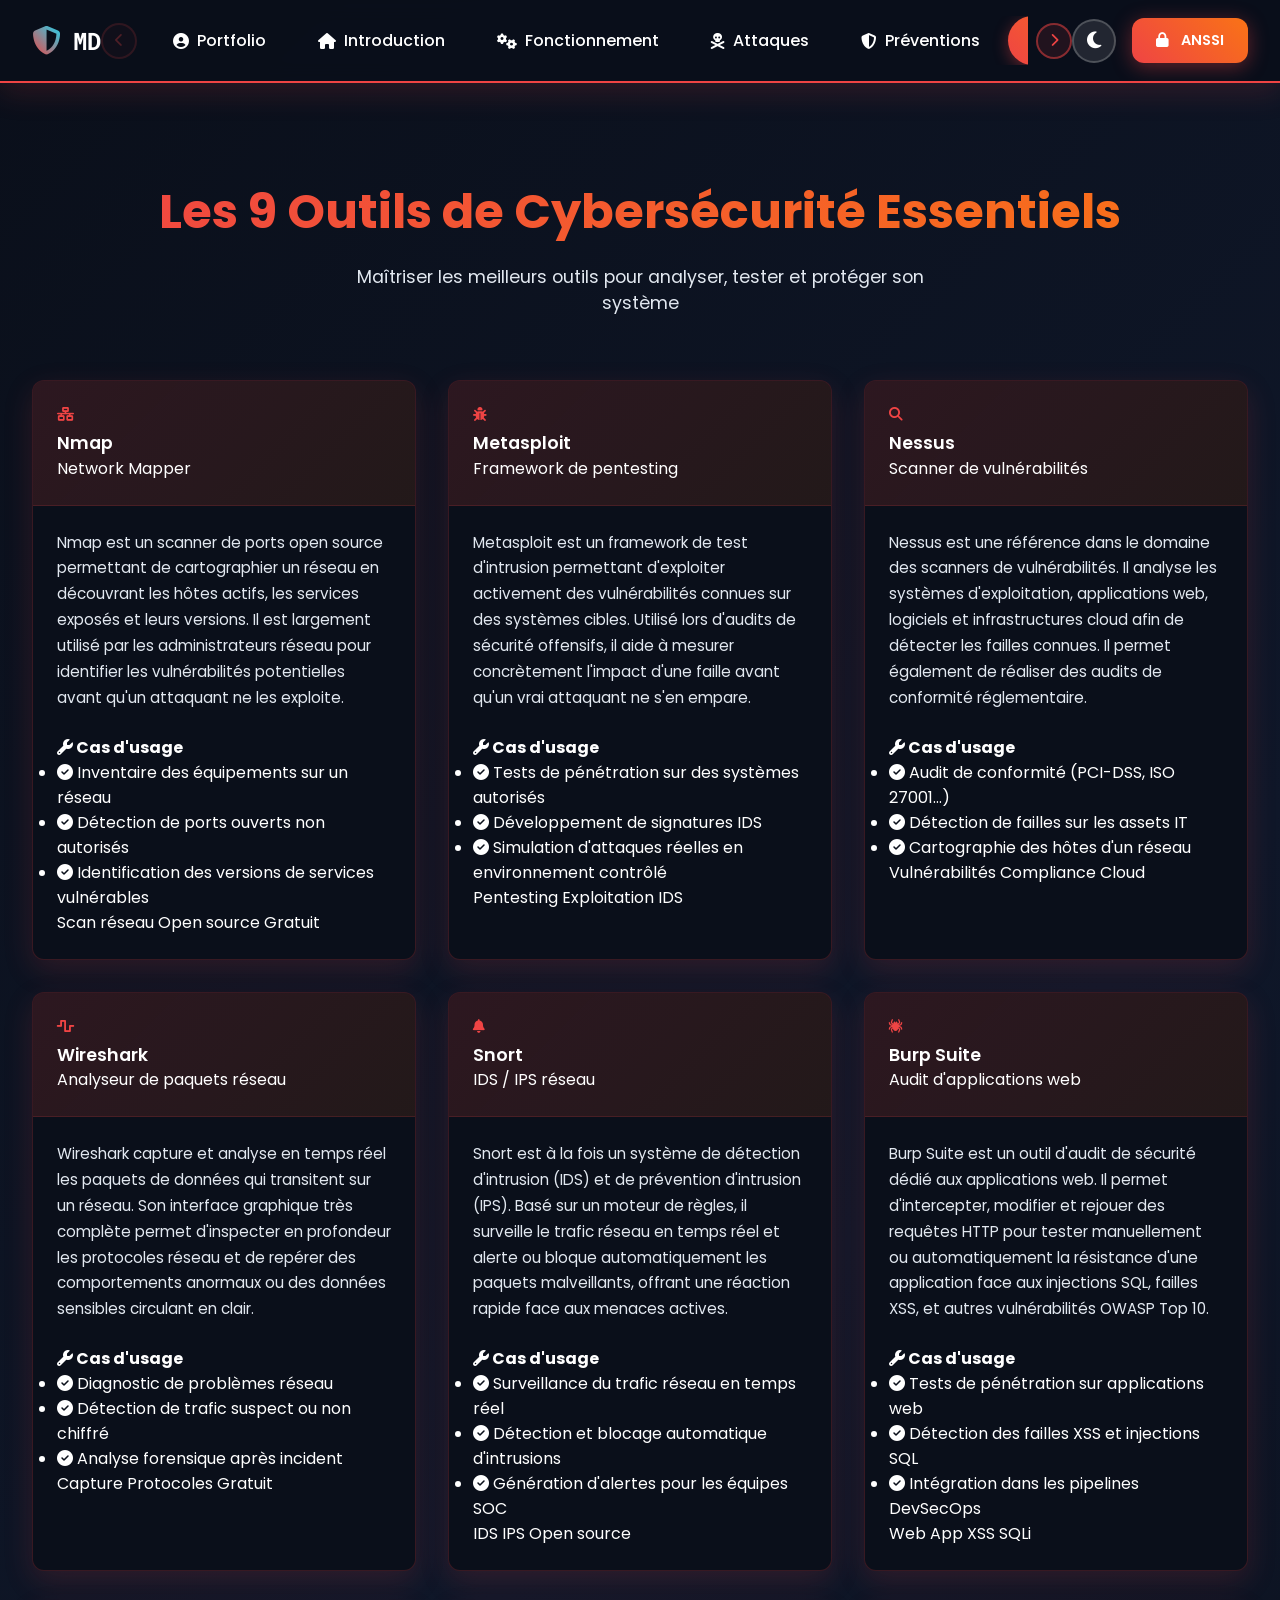
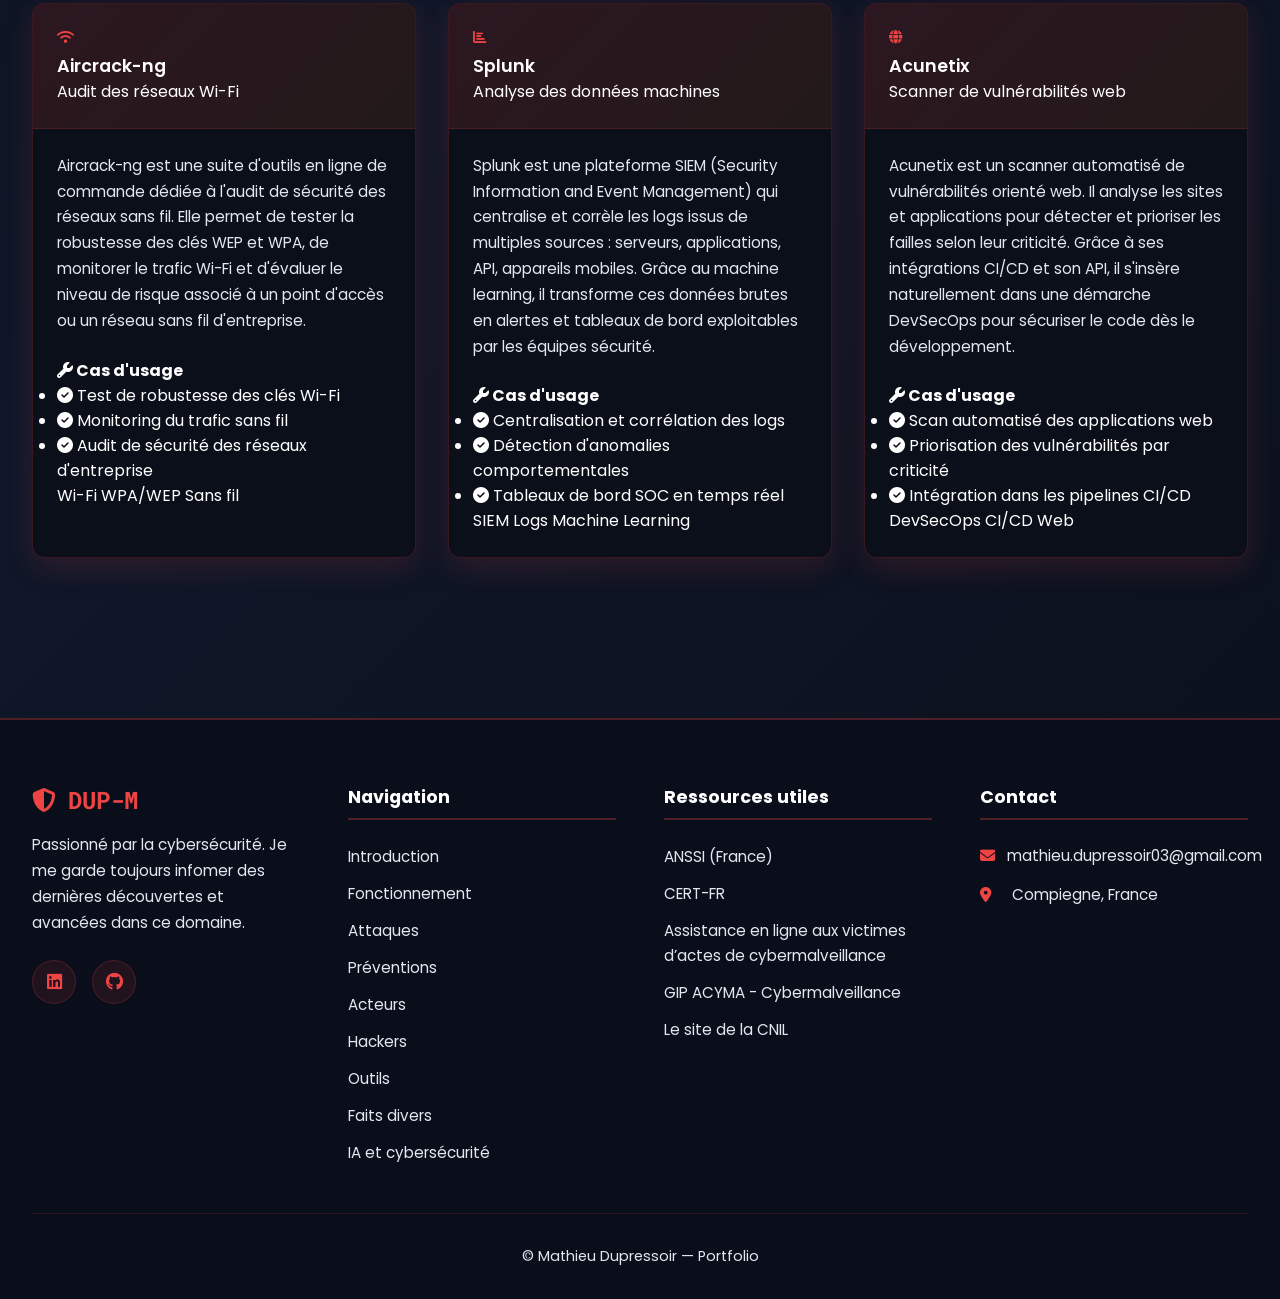
<file: Veille_technologique/Outils.html>
<!DOCTYPE html>
<html lang="fr">
<head>
    <meta charset="UTF-8">
    <meta name="viewport" content="width=device-width, initial-scale=1.0">
    <title>Outils - Cybersécurité | Mathieu Dupressoir</title>
    <link rel="stylesheet" href="style_cyber.css">
    <link rel="stylesheet" href="https://cdnjs.cloudflare.com/ajax/libs/font-awesome/6.4.0/css/all.min.css">
    <link href="https://fonts.googleapis.com/css2?family=Poppins:wght@300;400;500;600;700&family=Roboto+Mono:wght@300;400;500&display=swap" rel="stylesheet">
</head>
<body>
    <!-- Navigation -->
    <nav class="navbar">
        <div class="nav-container">
            <div class="nav-brand">
                <div class="logo-wrapper">
                    <i class="fas fa-shield-alt logo-icon"></i>
                    <span class="logo-text">MD</span>
                </div>
            </div>

            <div class="nav-scroll-wrapper">
                <button class="nav-scroll-btn nav-scroll-left" id="navScrollLeft" aria-label="Défiler à gauche">
                    <i class="fas fa-chevron-left"></i>
                </button>

                <ul class="nav-menu" id="navMenu">
                    <li>
                        <a href="../index.html" class="nav-link">
                            <i class="fas fa-user-circle"></i>
                            <span>Portfolio</span>
                        </a>
                    </li>
                    <li>
                        <a href="Veille_cyber.html" class="nav-link">
                            <i class="fas fa-home"></i>
                            <span>Introduction</span>
                        </a>
                    </li>
                    <li>
                        <a href="Fonctionnement.html" class="nav-link">
                            <i class="fas fa-cogs"></i>
                            <span>Fonctionnement</span>
                        </a>
                    </li>
                    <li>
                        <a href="Attaques.html" class="nav-link">
                            <i class="fas fa-skull-crossbones"></i>
                            <span>Attaques</span>
                        </a>
                    </li>
                    <li>
                        <a href="Preventions.html" class="nav-link">
                            <i class="fas fa-shield-alt"></i>
                            <span>Préventions</span>
                        </a>
                    </li>
                    <li>
                        <a href="Outils.html" class="nav-link">
                            <i class="fas fa-tools"></i>
                            <span>Outils</span>
                        </a>
                    </li>
                    <li>
                        <a href="Acteurs.html" class="nav-link">
                            <i class="fas fa-users"></i>
                            <span>Acteurs</span>
                        </a>
                    </li>
                    <li>
                        <a href="Hackers.html" class="nav-link">
                            <i class="fas fa-user-secret"></i>
                            <span>Hackers</span>
                        </a>
                    </li>
                    <li>
                        <a href="Faits_divers.html" class="nav-link">
                            <i class="fas fa-chart-line"></i>
                            <span>Faits divers</span>
                        </a>
                    </li>
                    <li>
                        <a href="IA_cyber.html" class="nav-link">
                            <i class="fas fa-robot"></i>
                            <span>IA et cybersécurité</span>
                        </a>
                    </li>
                </ul>
                <button class="nav-scroll-btn nav-scroll-right" id="navScrollRight" aria-label="Défiler à droite">
                    <i class="fas fa-chevron-right"></i>
                </button>
            </div>

            <div class="nav-actions">
                <button class="theme-toggle" id="themeToggle" aria-label="Changer le thème">
                    <i class="fas fa-moon"></i>
                </button>
                <a href="https://www.ssi.gouv.fr/" class="btn btn-primary btn-small" target="_blank">
                    <i class="fas fa-lock"></i>
                    <span>ANSSI</span>
                </a>
            </div>

            <button class="menu-toggle" id="menuToggle" aria-label="Menu mobile">
                <i class="fas fa-bars"></i>
            </button>
        </div>
</nav>

    <!-- Menu mobile -->
    <div class="mobile-menu" id="mobileMenu">
        <div class="mobile-menu-header">
            <div class="logo-wrapper">
                <i class="fas fa-shield-alt logo-icon"></i>
                <span class="logo-text">DUP-M</span>
            </div>
            <button class="menu-close" id="menuClose" aria-label="Fermer le menu">
                <i class="fas fa-times"></i>
            </button>
        </div>
                <ul class="mobile-nav-menu">
            <li>
                <a href="../index.html" class="mobile-nav-link">
                    <i class="fas fa-user-circle"></i>
                    <span>Portfolio</span>
                </a>
            </li>
            <li>
                <a href="Veille_cyber.html" class="mobile-nav-link">
                    <i class="fas fa-home"></i>
                    <span>Introduction</span>
                </a>
            </li>
            <li>
                <a href="Fonctionnement.html" class="mobile-nav-link">
                    <i class="fas fa-cogs"></i>
                    <span>Fonctionnement</span>
                </a>
            </li>
            <li>
                <a href="Attaques.html" class="mobile-nav-link">
                    <i class="fas fa-skull-crossbones"></i>
                    <span>Attaques</span>
                </a>
            </li>
            <li>
                <a href="Preventions.html" class="mobile-nav-link">
                    <i class="fas fa-shield-alt"></i>
                    <span>Préventions</span>
                </a>
            </li>
            <li>
                <a href="Outils.html" class="mobile-nav-link">
                    <i class="fas fa-tools"></i>
                    <span>Outils</span>
                </a>
            </li>
            <li>
                <a href="Acteurs.html" class="mobile-nav-link">
                    <i class="fas fa-users"></i>
                    <span>Acteurs</span>
                </a>
            </li>
            <li>
                <a href="Hackers.html" class="mobile-nav-link">
                    <i class="fas fa-user-secret"></i>
                    <span>Hackers</span>
                </a>
            </li>
            <li>
                <a href="Faits_divers.html" class="mobile-nav-link">
                    <i class="fas fa-chart-line"></i>
                    <span>Faits divers</span>
                </a>
            </li>
            <li>
                <a href="IA_cyber.html" class="mobile-nav-link">
                    <i class="fas fa-robot"></i>
                    <span>IA et cybersécurité</span>
                </a>
</ul>
        <div class="mobile-menu-footer">
            <a href="https://www.ssi.gouv.fr/" class="btn btn-primary btn-block" target="_blank">
                <i class="fas fa-lock"></i>
                <span>Visiter l'ANSSI</span>
            </a>
        </div>
    </div>

    <!-- Contenu principal -->
    <main class="main-content">

        <!-- Les 9 outils de cybersécurité -->
        <section class="parcours-section" id="outils">
            <div class="section-header">
                <h2 class="section-title">Les 9 Outils de Cybersécurité Essentiels</h2>
                <p class="section-subtitle">Maîtriser les meilleurs outils pour analyser, tester et protéger son système</p>
            </div>

            <div class="parcours-grid">

                <!-- 1. Nmap -->
                <div class="parcours-card">
                    <div class="parcours-header">
                        <div class="parcours-year"><i class="fas fa-network-wired"></i></div>
                        <h3 class="parcours-title">Nmap</h3>
                        <p class="parcours-subtitle">Network Mapper</p>
                    </div>
                    <div class="parcours-body">
                        <p class="parcours-description">
                            Nmap est un scanner de ports open source permettant de cartographier un réseau en découvrant les hôtes actifs, les services exposés et leurs versions. Il est largement utilisé par les administrateurs réseau pour identifier les vulnérabilités potentielles avant qu'un attaquant ne les exploite.
                        </p>
                        <div class="stage-missions">
                            <h4 class="missions-title"><i class="fas fa-wrench"></i> Cas d'usage</h4>
                            <ul class="missions-list">
                                <li><i class="fas fa-check-circle"></i> Inventaire des équipements sur un réseau</li>
                                <li><i class="fas fa-check-circle"></i> Détection de ports ouverts non autorisés</li>
                                <li><i class="fas fa-check-circle"></i> Identification des versions de services vulnérables</li>
                            </ul>
                        </div>
                        <div class="parcours-skills">
                            <span class="skill-tag">Scan réseau</span>
                            <span class="skill-tag">Open source</span>
                            <span class="skill-tag">Gratuit</span>
                        </div>
                    </div>
                </div>

                <!-- 2. Metasploit -->
                <div class="parcours-card">
                    <div class="parcours-header">
                        <div class="parcours-year"><i class="fas fa-bug"></i></div>
                        <h3 class="parcours-title">Metasploit</h3>
                        <p class="parcours-subtitle">Framework de pentesting</p>
                    </div>
                    <div class="parcours-body">
                        <p class="parcours-description">
                            Metasploit est un framework de test d'intrusion permettant d'exploiter activement des vulnérabilités connues sur des systèmes cibles. Utilisé lors d'audits de sécurité offensifs, il aide à mesurer concrètement l'impact d'une faille avant qu'un vrai attaquant ne s'en empare.
                        </p>
                        <div class="stage-missions">
                            <h4 class="missions-title"><i class="fas fa-wrench"></i> Cas d'usage</h4>
                            <ul class="missions-list">
                                <li><i class="fas fa-check-circle"></i> Tests de pénétration sur des systèmes autorisés</li>
                                <li><i class="fas fa-check-circle"></i> Développement de signatures IDS</li>
                                <li><i class="fas fa-check-circle"></i> Simulation d'attaques réelles en environnement contrôlé</li>
                            </ul>
                        </div>
                        <div class="parcours-skills">
                            <span class="skill-tag">Pentesting</span>
                            <span class="skill-tag">Exploitation</span>
                            <span class="skill-tag">IDS</span>
                        </div>
                    </div>
                </div>

                <!-- 3. Nessus -->
                <div class="parcours-card">
                    <div class="parcours-header">
                        <div class="parcours-year"><i class="fas fa-search"></i></div>
                        <h3 class="parcours-title">Nessus</h3>
                        <p class="parcours-subtitle">Scanner de vulnérabilités</p>
                    </div>
                    <div class="parcours-body">
                        <p class="parcours-description">
                            Nessus est une référence dans le domaine des scanners de vulnérabilités. Il analyse les systèmes d'exploitation, applications web, logiciels et infrastructures cloud afin de détecter les failles connues. Il permet également de réaliser des audits de conformité réglementaire.
                        </p>
                        <div class="stage-missions">
                            <h4 class="missions-title"><i class="fas fa-wrench"></i> Cas d'usage</h4>
                            <ul class="missions-list">
                                <li><i class="fas fa-check-circle"></i> Audit de conformité (PCI-DSS, ISO 27001…)</li>
                                <li><i class="fas fa-check-circle"></i> Détection de failles sur les assets IT</li>
                                <li><i class="fas fa-check-circle"></i> Cartographie des hôtes d'un réseau</li>
                            </ul>
                        </div>
                        <div class="parcours-skills">
                            <span class="skill-tag">Vulnérabilités</span>
                            <span class="skill-tag">Compliance</span>
                            <span class="skill-tag">Cloud</span>
                        </div>
                    </div>
                </div>

                <!-- 4. Wireshark -->
                <div class="parcours-card">
                    <div class="parcours-header">
                        <div class="parcours-year"><i class="fas fa-wave-square"></i></div>
                        <h3 class="parcours-title">Wireshark</h3>
                        <p class="parcours-subtitle">Analyseur de paquets réseau</p>
                    </div>
                    <div class="parcours-body">
                        <p class="parcours-description">
                            Wireshark capture et analyse en temps réel les paquets de données qui transitent sur un réseau. Son interface graphique très complète permet d'inspecter en profondeur les protocoles réseau et de repérer des comportements anormaux ou des données sensibles circulant en clair.
                        </p>
                        <div class="stage-missions">
                            <h4 class="missions-title"><i class="fas fa-wrench"></i> Cas d'usage</h4>
                            <ul class="missions-list">
                                <li><i class="fas fa-check-circle"></i> Diagnostic de problèmes réseau</li>
                                <li><i class="fas fa-check-circle"></i> Détection de trafic suspect ou non chiffré</li>
                                <li><i class="fas fa-check-circle"></i> Analyse forensique après incident</li>
                            </ul>
                        </div>
                        <div class="parcours-skills">
                            <span class="skill-tag">Capture</span>
                            <span class="skill-tag">Protocoles</span>
                            <span class="skill-tag">Gratuit</span>
                        </div>
                    </div>
                </div>

                <!-- 5. Snort -->
                <div class="parcours-card">
                    <div class="parcours-header">
                        <div class="parcours-year"><i class="fas fa-bell"></i></div>
                        <h3 class="parcours-title">Snort</h3>
                        <p class="parcours-subtitle">IDS / IPS réseau</p>
                    </div>
                    <div class="parcours-body">
                        <p class="parcours-description">
                            Snort est à la fois un système de détection d'intrusion (IDS) et de prévention d'intrusion (IPS). Basé sur un moteur de règles, il surveille le trafic réseau en temps réel et alerte ou bloque automatiquement les paquets malveillants, offrant une réaction rapide face aux menaces actives.
                        </p>
                        <div class="stage-missions">
                            <h4 class="missions-title"><i class="fas fa-wrench"></i> Cas d'usage</h4>
                            <ul class="missions-list">
                                <li><i class="fas fa-check-circle"></i> Surveillance du trafic réseau en temps réel</li>
                                <li><i class="fas fa-check-circle"></i> Détection et blocage automatique d'intrusions</li>
                                <li><i class="fas fa-check-circle"></i> Génération d'alertes pour les équipes SOC</li>
                            </ul>
                        </div>
                        <div class="parcours-skills">
                            <span class="skill-tag">IDS</span>
                            <span class="skill-tag">IPS</span>
                            <span class="skill-tag">Open source</span>
                        </div>
                    </div>
                </div>

                <!-- 6. Burp Suite -->
                <div class="parcours-card">
                    <div class="parcours-header">
                        <div class="parcours-year"><i class="fas fa-spider"></i></div>
                        <h3 class="parcours-title">Burp Suite</h3>
                        <p class="parcours-subtitle">Audit d'applications web</p>
                    </div>
                    <div class="parcours-body">
                        <p class="parcours-description">
                            Burp Suite est un outil d'audit de sécurité dédié aux applications web. Il permet d'intercepter, modifier et rejouer des requêtes HTTP pour tester manuellement ou automatiquement la résistance d'une application face aux injections SQL, failles XSS, et autres vulnérabilités OWASP Top 10.
                        </p>
                        <div class="stage-missions">
                            <h4 class="missions-title"><i class="fas fa-wrench"></i> Cas d'usage</h4>
                            <ul class="missions-list">
                                <li><i class="fas fa-check-circle"></i> Tests de pénétration sur applications web</li>
                                <li><i class="fas fa-check-circle"></i> Détection des failles XSS et injections SQL</li>
                                <li><i class="fas fa-check-circle"></i> Intégration dans les pipelines DevSecOps</li>
                            </ul>
                        </div>
                        <div class="parcours-skills">
                            <span class="skill-tag">Web App</span>
                            <span class="skill-tag">XSS</span>
                            <span class="skill-tag">SQLi</span>
                        </div>
                    </div>
                </div>

                <!-- 7. Aircrack-ng -->
                <div class="parcours-card">
                    <div class="parcours-header">
                        <div class="parcours-year"><i class="fas fa-wifi"></i></div>
                        <h3 class="parcours-title">Aircrack-ng</h3>
                        <p class="parcours-subtitle">Audit des réseaux Wi-Fi</p>
                    </div>
                    <div class="parcours-body">
                        <p class="parcours-description">
                            Aircrack-ng est une suite d'outils en ligne de commande dédiée à l'audit de sécurité des réseaux sans fil. Elle permet de tester la robustesse des clés WEP et WPA, de monitorer le trafic Wi-Fi et d'évaluer le niveau de risque associé à un point d'accès ou un réseau sans fil d'entreprise.
                        </p>
                        <div class="stage-missions">
                            <h4 class="missions-title"><i class="fas fa-wrench"></i> Cas d'usage</h4>
                            <ul class="missions-list">
                                <li><i class="fas fa-check-circle"></i> Test de robustesse des clés Wi-Fi</li>
                                <li><i class="fas fa-check-circle"></i> Monitoring du trafic sans fil</li>
                                <li><i class="fas fa-check-circle"></i> Audit de sécurité des réseaux d'entreprise</li>
                            </ul>
                        </div>
                        <div class="parcours-skills">
                            <span class="skill-tag">Wi-Fi</span>
                            <span class="skill-tag">WPA/WEP</span>
                            <span class="skill-tag">Sans fil</span>
                        </div>
                    </div>
                </div>

                <!-- 8. Splunk -->
                <div class="parcours-card">
                    <div class="parcours-header">
                        <div class="parcours-year"><i class="fas fa-chart-bar"></i></div>
                        <h3 class="parcours-title">Splunk</h3>
                        <p class="parcours-subtitle">Analyse des données machines</p>
                    </div>
                    <div class="parcours-body">
                        <p class="parcours-description">
                            Splunk est une plateforme SIEM (Security Information and Event Management) qui centralise et corrèle les logs issus de multiples sources : serveurs, applications, API, appareils mobiles. Grâce au machine learning, il transforme ces données brutes en alertes et tableaux de bord exploitables par les équipes sécurité.
                        </p>
                        <div class="stage-missions">
                            <h4 class="missions-title"><i class="fas fa-wrench"></i> Cas d'usage</h4>
                            <ul class="missions-list">
                                <li><i class="fas fa-check-circle"></i> Centralisation et corrélation des logs</li>
                                <li><i class="fas fa-check-circle"></i> Détection d'anomalies comportementales</li>
                                <li><i class="fas fa-check-circle"></i> Tableaux de bord SOC en temps réel</li>
                            </ul>
                        </div>
                        <div class="parcours-skills">
                            <span class="skill-tag">SIEM</span>
                            <span class="skill-tag">Logs</span>
                            <span class="skill-tag">Machine Learning</span>
                        </div>
                    </div>
                </div>

                <!-- 9. Acunetix -->
                <div class="parcours-card">
                    <div class="parcours-header">
                        <div class="parcours-year"><i class="fas fa-globe"></i></div>
                        <h3 class="parcours-title">Acunetix</h3>
                        <p class="parcours-subtitle">Scanner de vulnérabilités web</p>
                    </div>
                    <div class="parcours-body">
                        <p class="parcours-description">
                            Acunetix est un scanner automatisé de vulnérabilités orienté web. Il analyse les sites et applications pour détecter et prioriser les failles selon leur criticité. Grâce à ses intégrations CI/CD et son API, il s'insère naturellement dans une démarche DevSecOps pour sécuriser le code dès le développement.
                        </p>
                        <div class="stage-missions">
                            <h4 class="missions-title"><i class="fas fa-wrench"></i> Cas d'usage</h4>
                            <ul class="missions-list">
                                <li><i class="fas fa-check-circle"></i> Scan automatisé des applications web</li>
                                <li><i class="fas fa-check-circle"></i> Priorisation des vulnérabilités par criticité</li>
                                <li><i class="fas fa-check-circle"></i> Intégration dans les pipelines CI/CD</li>
                            </ul>
                        </div>
                        <div class="parcours-skills">
                            <span class="skill-tag">DevSecOps</span>
                            <span class="skill-tag">CI/CD</span>
                            <span class="skill-tag">Web</span>
                        </div>
                    </div>
                </div>

            </div>
        </section>

    </main>

    <!-- Footer -->
    <footer class="footer">
        <div class="footer-content">
            <div class="footer-section">
                <div class="footer-logo">
                    <i class="fas fa-shield-alt"></i>
                    <span>DUP-M</span>
                </div>
                <p class="footer-description">
                    Passionné par la cybersécurité. Je me garde toujours infomer des dernières découvertes et avancées dans ce domaine.
                </p>
                <div class="social-links">
                    <a href="https://www.linkedin.com/in/mathieu-dupressoir-384376329/" class="social-link" aria-label="LinkedIn">
                        <i class="fab fa-linkedin"></i>
                    </a>
                    <a href="https://github.com/MatDup6080" class="social-link" aria-label="GitHub">
                        <i class="fab fa-github"></i>
                    </a>
                   
                </div>
            </div>

            <div class="footer-section">
                <h3 class="footer-title">Navigation</h3>
                <ul class="footer-links">
                    <li><a href="Veille_cyber.html">Introduction</a></li>
                    <li><a href="Fonctionnement.html">Fonctionnement</a></li>
                    <li><a href="Attaques.html">Attaques</a></li>
                    <li><a href="Preventions.html">Préventions</a></li>
                    <li><a href="Acteurs.html">Acteurs</a></li>
                    <li><a href="Hackers.html">Hackers</a></li>
                    <li><a href="Outils.html">Outils</a></li>
                    <li><a href="Faits_divers.html">Faits divers</a></li>
                    <li><a href="IA_cyber.html">IA et cybersécurité</a></li>
                </ul>
            </div>

            <div class="footer-section">
                <h3 class="footer-title">Ressources utiles</h3>
                <ul class="footer-links">
                    <li><a href="https://www.ssi.gouv.fr/" target="_blank">ANSSI (France)</a></li>
                    <li><a href="https://www.cert.ssi.gouv.fr/" target="_blank">CERT-FR</a></li>
                    <li><a href="https://17cyber.gouv.fr" target="_blank">Assistance en ligne aux victimes d’actes de cybermalveillance</a></li>
                    <li><a href="https://www.cybermalveillance.gouv.fr" target="_blank">GIP ACYMA - Cybermalveillance</a></li>
                    <li><a href="http://www.cnil.fr" target="_blank">Le site de la CNIL</a></li>

                </ul>
            </div>

            <div class="footer-section">
                <h3 class="footer-title">Contact</h3>
                <ul class="footer-contact">
                    <li>
                        <i class="fas fa-envelope"></i>
                        <span>mathieu.dupressoir03@gmail.com</span>
                    </li>
                    <li>
                        <i class="fas fa-map-marker-alt"></i>
                        <span>Compiegne, France</span>
                    </li>
                </ul>
            </div>
        </div>

                <div class="footer-bottom">
            <p>&copy; <span id="currentYear"></span> Mathieu Dupressoir — Portfolio</p>
        </div>
    </footer>

    <script src="Veille_cyber.js"></script>
</body>
</html>
</file>
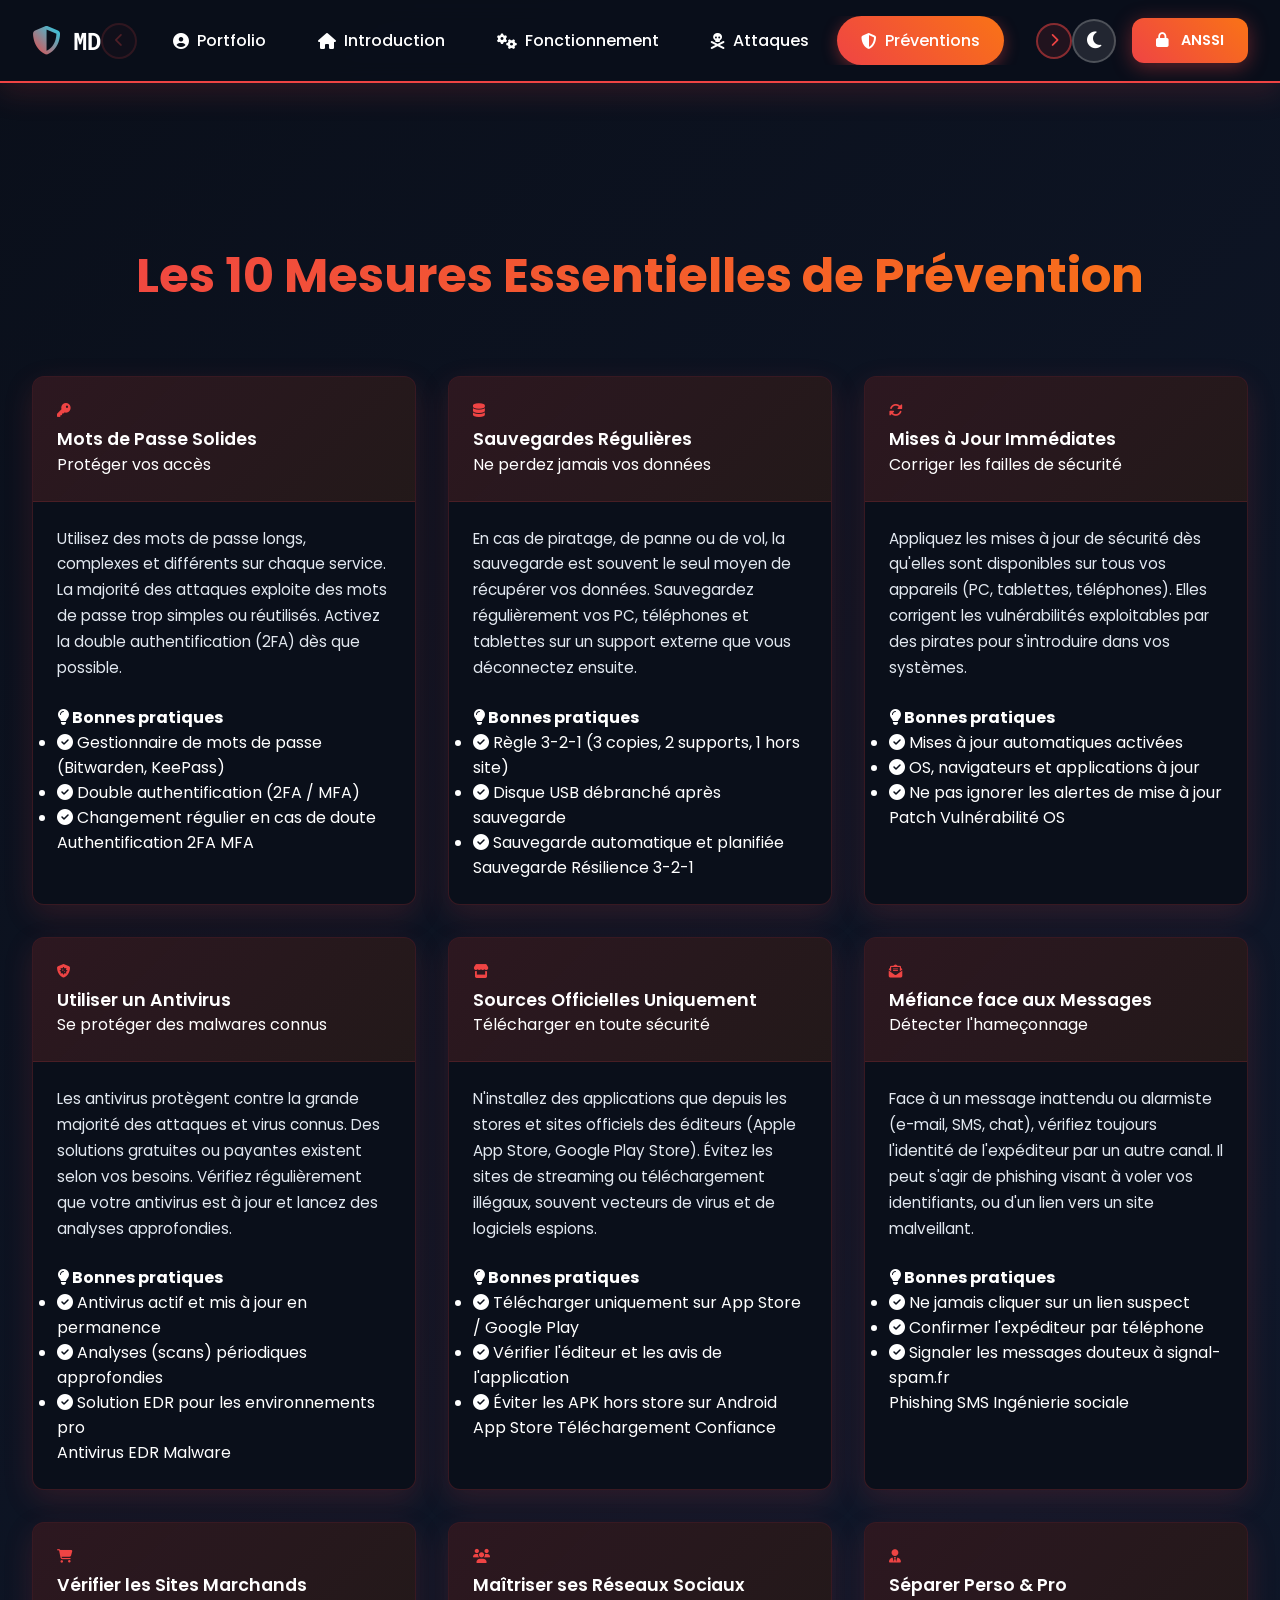
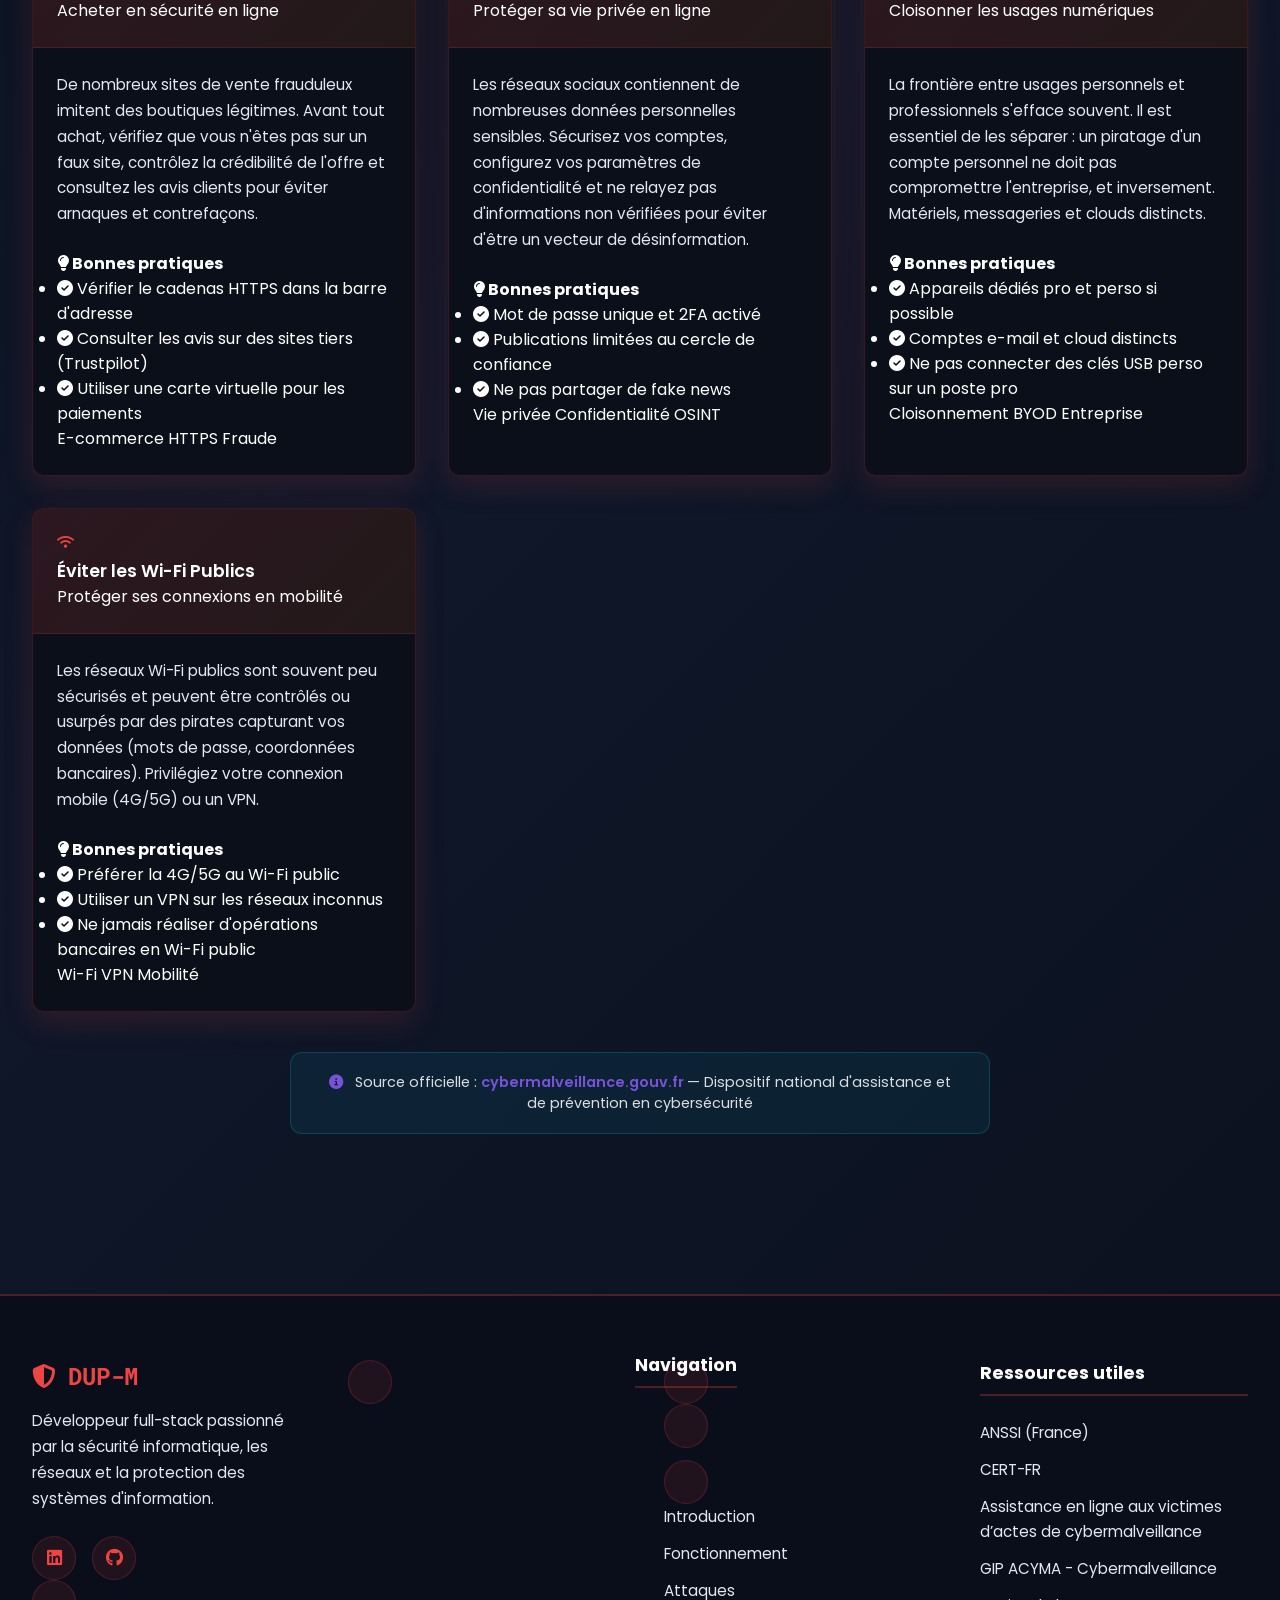
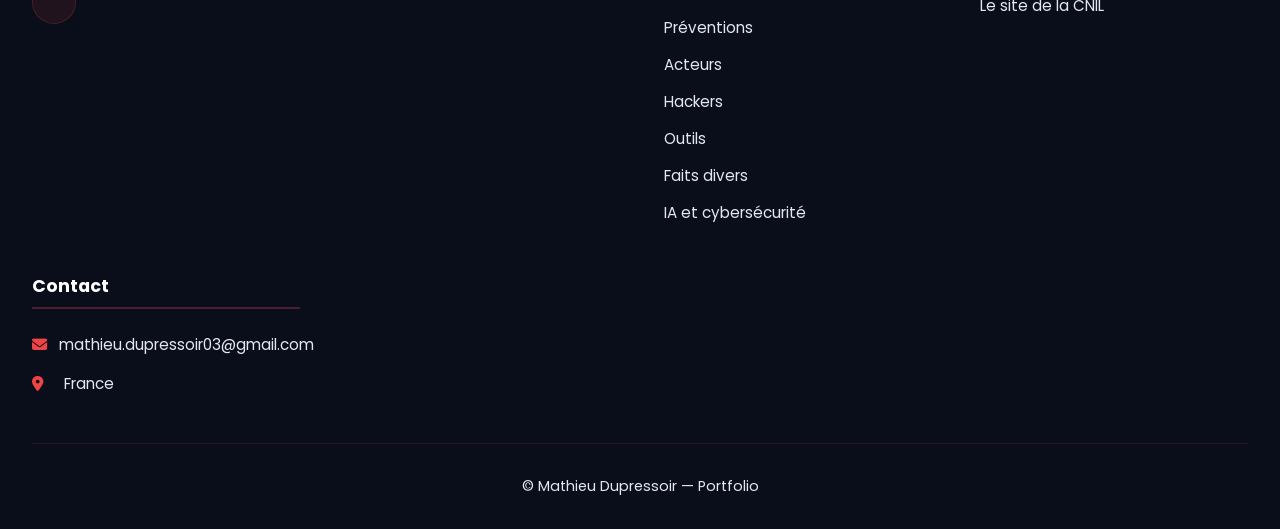
<file: Veille_technologique/Preventions.html>
﻿<!DOCTYPE html>
<html lang="fr">
<head>
    <meta charset="UTF-8">
    <meta name="viewport" content="width=device-width, initial-scale=1.0">
    <title>Préventions - Cybersécurité | Mathieu Dupressoir</title>
    <link rel="stylesheet" href="style_cyber.css">
    <link rel="stylesheet" href="https://cdnjs.cloudflare.com/ajax/libs/font-awesome/6.4.0/css/all.min.css">
    <link href="https://fonts.googleapis.com/css2?family=Poppins:wght@300;400;500;600;700&family=Roboto+Mono:wght@300;400;500&display=swap" rel="stylesheet">
</head>
<body>
    <!-- Navigation -->
    <nav class="navbar">
        <div class="nav-container">
            <div class="nav-brand">
                <div class="logo-wrapper">
                    <i class="fas fa-shield-alt logo-icon"></i>
                    <span class="logo-text">MD</span>
                </div>
            </div>
            <div class="nav-scroll-wrapper">
                <button class="nav-scroll-btn nav-scroll-left" id="navScrollLeft" aria-label="Défiler à gauche">
                    <i class="fas fa-chevron-left"></i>
                </button>

                <ul class="nav-menu" id="navMenu">
                    <li>
                        <a href="../index.html" class="nav-link">
                            <i class="fas fa-user-circle"></i>
                            <span>Portfolio</span>
                        </a>
                    </li>
                    <li>
                        <a href="Veille_cyber.html" class="nav-link">
                            <i class="fas fa-home"></i>
                            <span>Introduction</span>
                        </a>
                    </li>
                    <li>
                        <a href="Fonctionnement.html" class="nav-link">
                            <i class="fas fa-cogs"></i>
                            <span>Fonctionnement</span>
                        </a>
                    </li>
                    <li>
                        <a href="Attaques.html" class="nav-link">
                            <i class="fas fa-skull-crossbones"></i>
                            <span>Attaques</span>
                        </a>
                    </li>
                    <li>
                        <a href="Preventions.html" class="nav-link">
                            <i class="fas fa-shield-alt"></i>
                            <span>Préventions</span>
                        </a>
                    </li>
                    <li>
                        <a href="Outils.html" class="nav-link">
                            <i class="fas fa-tools"></i>
                            <span>Outils</span>
                        </a>
                    </li>
                    <li>
                        <a href="Acteurs.html" class="nav-link">
                            <i class="fas fa-users"></i>
                            <span>Acteurs</span>
                        </a>
                    </li>
                    <li>
                        <a href="Hackers.html" class="nav-link">
                            <i class="fas fa-user-secret"></i>
                            <span>Hackers</span>
                        </a>
                    </li>
                    <li>
                        <a href="Faits_divers.html" class="nav-link">
                            <i class="fas fa-chart-line"></i>
                            <span>Faits divers</span>
                        </a>
                    </li>
                    <li>
                        <a href="IA_cyber.html" class="nav-link">
                            <i class="fas fa-robot"></i>
                            <span>IA et cybersécurité</span>
                        </a>
                    </li>
                </ul>
                <button class="nav-scroll-btn nav-scroll-right" id="navScrollRight" aria-label="Défiler à droite">
                    <i class="fas fa-chevron-right"></i>
                </button>
            </div>

            <div class="nav-actions">
                <button class="theme-toggle" id="themeToggle" aria-label="Changer le thème">
                    <i class="fas fa-moon"></i>
                </button>
                <a href="https://www.ssi.gouv.fr/" class="btn btn-primary btn-small" target="_blank">
                    <i class="fas fa-lock"></i>
                    <span>ANSSI</span>
                </a>
            </div>

            <button class="menu-toggle" id="menuToggle" aria-label="Menu mobile">
                <i class="fas fa-bars"></i>
            </button>
        </div>
</nav>

    <!-- Menu mobile -->
    <div class="mobile-menu" id="mobileMenu">
        <div class="mobile-menu-header">
            <div class="logo-wrapper">
                <i class="fas fa-shield-alt logo-icon"></i>
                <span class="logo-text">DUP-M</span>
            </div>
            <button class="menu-close" id="menuClose" aria-label="Fermer le menu">
                <i class="fas fa-times"></i>
            </button>
        </div>
                <ul class="mobile-nav-menu">
            <li>
                <a href="../index.html" class="mobile-nav-link">
                    <i class="fas fa-user-circle"></i>
                    <span>Portfolio</span>
                </a>
            </li>
            <li>
                <a href="Veille_cyber.html" class="mobile-nav-link">
                    <i class="fas fa-home"></i>
                    <span>Introduction</span>
                </a>
            </li>
            <li>
                <a href="Fonctionnement.html" class="mobile-nav-link">
                    <i class="fas fa-cogs"></i>
                    <span>Fonctionnement</span>
                </a>
            </li>
            <li>
                <a href="Attaques.html" class="mobile-nav-link">
                    <i class="fas fa-skull-crossbones"></i>
                    <span>Attaques</span>
                </a>
            </li>
            <li>
                <a href="Preventions.html" class="mobile-nav-link">
                    <i class="fas fa-shield-alt"></i>
                    <span>Préventions</span>
                </a>
            </li>
            <li>
                <a href="Outils.html" class="mobile-nav-link">
                    <i class="fas fa-tools"></i>
                    <span>Outils</span>
                </a>
            </li>
            <li>
                <a href="Acteurs.html" class="mobile-nav-link">
                    <i class="fas fa-users"></i>
                    <span>Acteurs</span>
                </a>
            </li>
            <li>
                <a href="Hackers.html" class="mobile-nav-link">
                    <i class="fas fa-user-secret"></i>
                    <span>Hackers</span>
                </a>
            </li>
            <li>
                <a href="Faits_divers.html" class="mobile-nav-link">
                    <i class="fas fa-chart-line"></i>
                    <span>Faits divers</span>
                </a>
            </li>
            <li>
                <a href="IA_cyber.html" class="mobile-nav-link">
                    <i class="fas fa-robot"></i>
                    <span>IA et cybersécurité</span>
                </a>
</ul>
        <div class="mobile-menu-footer">
            <a href="https://www.ssi.gouv.fr/" class="btn btn-primary btn-block" target="_blank">
                <i class="fas fa-lock"></i>
                <span>Visiter l'ANSSI</span>
            </a>
        </div>
    </div>
    <!-- Contenu principal -->
    <main class="main-content">

        <!-- Les 10 mesures de prévention -->
        <section class="parcours-section" id="preventions" style="margin-top: 4rem;">
            <div class="section-header">
                <h2 class="section-title">Les 10 Mesures Essentielles de Prévention</h2>
            </div>

            <div class="parcours-grid">

                <!-- 1. Mots de passe -->
                <div class="parcours-card">
                    <div class="parcours-header">
                        <div class="parcours-year"><i class="fas fa-key"></i></div>
                        <h3 class="parcours-title">Mots de Passe Solides</h3>
                        <p class="parcours-subtitle">Protéger vos accès</p>
                    </div>
                    <div class="parcours-body">
                        <p class="parcours-description">
                            Utilisez des mots de passe longs, complexes et différents sur chaque service. La majorité des attaques exploite des mots de passe trop simples ou réutilisés. Activez la double authentification (2FA) dès que possible.
                        </p>
                        <div class="stage-missions">
                            <h4 class="missions-title"><i class="fas fa-lightbulb"></i> Bonnes pratiques</h4>
                            <ul class="missions-list">
                                <li><i class="fas fa-check-circle"></i> Gestionnaire de mots de passe (Bitwarden, KeePass)</li>
                                <li><i class="fas fa-check-circle"></i> Double authentification (2FA / MFA)</li>
                                <li><i class="fas fa-check-circle"></i> Changement régulier en cas de doute</li>
                            </ul>
                        </div>
                        <div class="parcours-skills">
                            <span class="skill-tag">Authentification</span>
                            <span class="skill-tag">2FA</span>
                            <span class="skill-tag">MFA</span>
                        </div>
                    </div>
                </div>

                <!-- 2. Sauvegardes -->
                <div class="parcours-card">
                    <div class="parcours-header">
                        <div class="parcours-year"><i class="fas fa-database"></i></div>
                        <h3 class="parcours-title">Sauvegardes Régulières</h3>
                        <p class="parcours-subtitle">Ne perdez jamais vos données</p>
                    </div>
                    <div class="parcours-body">
                        <p class="parcours-description">
                            En cas de piratage, de panne ou de vol, la sauvegarde est souvent le seul moyen de récupérer vos données. Sauvegardez régulièrement vos PC, téléphones et tablettes sur un support externe que vous déconnectez ensuite.
                        </p>
                        <div class="stage-missions">
                            <h4 class="missions-title"><i class="fas fa-lightbulb"></i> Bonnes pratiques</h4>
                            <ul class="missions-list">
                                <li><i class="fas fa-check-circle"></i> Règle 3-2-1 (3 copies, 2 supports, 1 hors site)</li>
                                <li><i class="fas fa-check-circle"></i> Disque USB débranché après sauvegarde</li>
                                <li><i class="fas fa-check-circle"></i> Sauvegarde automatique et planifiée</li>
                            </ul>
                        </div>
                        <div class="parcours-skills">
                            <span class="skill-tag">Sauvegarde</span>
                            <span class="skill-tag">Résilience</span>
                            <span class="skill-tag">3-2-1</span>
                        </div>
                    </div>
                </div>

                <!-- 3. Mises à jour -->
                <div class="parcours-card">
                    <div class="parcours-header">
                        <div class="parcours-year"><i class="fas fa-sync-alt"></i></div>
                        <h3 class="parcours-title">Mises à Jour Immédiates</h3>
                        <p class="parcours-subtitle">Corriger les failles de sécurité</p>
                    </div>
                    <div class="parcours-body">
                        <p class="parcours-description">
                            Appliquez les mises à jour de sécurité dès qu'elles sont disponibles sur tous vos appareils (PC, tablettes, téléphones). Elles corrigent les vulnérabilités exploitables par des pirates pour s'introduire dans vos systèmes.
                        </p>
                        <div class="stage-missions">
                            <h4 class="missions-title"><i class="fas fa-lightbulb"></i> Bonnes pratiques</h4>
                            <ul class="missions-list">
                                <li><i class="fas fa-check-circle"></i> Mises à jour automatiques activées</li>
                                <li><i class="fas fa-check-circle"></i> OS, navigateurs et applications à jour</li>
                                <li><i class="fas fa-check-circle"></i> Ne pas ignorer les alertes de mise à jour</li>
                            </ul>
                        </div>
                        <div class="parcours-skills">
                            <span class="skill-tag">Patch</span>
                            <span class="skill-tag">Vulnérabilité</span>
                            <span class="skill-tag">OS</span>
                        </div>
                    </div>
                </div>

                <!-- 4. Antivirus -->
                <div class="parcours-card">
                    <div class="parcours-header">
                        <div class="parcours-year"><i class="fas fa-shield-virus"></i></div>
                        <h3 class="parcours-title">Utiliser un Antivirus</h3>
                        <p class="parcours-subtitle">Se protéger des malwares connus</p>
                    </div>
                    <div class="parcours-body">
                        <p class="parcours-description">
                            Les antivirus protègent contre la grande majorité des attaques et virus connus. Des solutions gratuites ou payantes existent selon vos besoins. Vérifiez régulièrement que votre antivirus est à jour et lancez des analyses approfondies.
                        </p>
                        <div class="stage-missions">
                            <h4 class="missions-title"><i class="fas fa-lightbulb"></i> Bonnes pratiques</h4>
                            <ul class="missions-list">
                                <li><i class="fas fa-check-circle"></i> Antivirus actif et mis à jour en permanence</li>
                                <li><i class="fas fa-check-circle"></i> Analyses (scans) périodiques approfondies</li>
                                <li><i class="fas fa-check-circle"></i> Solution EDR pour les environnements pro</li>
                            </ul>
                        </div>
                        <div class="parcours-skills">
                            <span class="skill-tag">Antivirus</span>
                            <span class="skill-tag">EDR</span>
                            <span class="skill-tag">Malware</span>
                        </div>
                    </div>
                </div>

                <!-- 5. Sources officielles -->
                <div class="parcours-card">
                    <div class="parcours-header">
                        <div class="parcours-year"><i class="fas fa-store"></i></div>
                        <h3 class="parcours-title">Sources Officielles Uniquement</h3>
                        <p class="parcours-subtitle">Télécharger en toute sécurité</p>
                    </div>
                    <div class="parcours-body">
                        <p class="parcours-description">
                            N'installez des applications que depuis les stores et sites officiels des éditeurs (Apple App Store, Google Play Store). Évitez les sites de streaming ou téléchargement illégaux, souvent vecteurs de virus et de logiciels espions.
                        </p>
                        <div class="stage-missions">
                            <h4 class="missions-title"><i class="fas fa-lightbulb"></i> Bonnes pratiques</h4>
                            <ul class="missions-list">
                                <li><i class="fas fa-check-circle"></i> Télécharger uniquement sur App Store / Google Play</li>
                                <li><i class="fas fa-check-circle"></i> Vérifier l'éditeur et les avis de l'application</li>
                                <li><i class="fas fa-check-circle"></i> Éviter les APK hors store sur Android</li>
                            </ul>
                        </div>
                        <div class="parcours-skills">
                            <span class="skill-tag">App Store</span>
                            <span class="skill-tag">Téléchargement</span>
                            <span class="skill-tag">Confiance</span>
                        </div>
                    </div>
                </div>

                <!-- 6. Messages suspects -->
                <div class="parcours-card">
                    <div class="parcours-header">
                        <div class="parcours-year"><i class="fas fa-envelope-open-text"></i></div>
                        <h3 class="parcours-title">Méfiance face aux Messages</h3>
                        <p class="parcours-subtitle">Détecter l'hameçonnage</p>
                    </div>
                    <div class="parcours-body">
                        <p class="parcours-description">
                            Face à un message inattendu ou alarmiste (e-mail, SMS, chat), vérifiez toujours l'identité de l'expéditeur par un autre canal. Il peut s'agir de phishing visant à voler vos identifiants, ou d'un lien vers un site malveillant.
                        </p>
                        <div class="stage-missions">
                            <h4 class="missions-title"><i class="fas fa-lightbulb"></i> Bonnes pratiques</h4>
                            <ul class="missions-list">
                                <li><i class="fas fa-check-circle"></i> Ne jamais cliquer sur un lien suspect</li>
                                <li><i class="fas fa-check-circle"></i> Confirmer l'expéditeur par téléphone</li>
                                <li><i class="fas fa-check-circle"></i> Signaler les messages douteux à signal-spam.fr</li>
                            </ul>
                        </div>
                        <div class="parcours-skills">
                            <span class="skill-tag">Phishing</span>
                            <span class="skill-tag">SMS</span>
                            <span class="skill-tag">Ingénierie sociale</span>
                        </div>
                    </div>
                </div>

                <!-- 7. Sites marchands -->
                <div class="parcours-card">
                    <div class="parcours-header">
                        <div class="parcours-year"><i class="fas fa-shopping-cart"></i></div>
                        <h3 class="parcours-title">Vérifier les Sites Marchands</h3>
                        <p class="parcours-subtitle">Acheter en sécurité en ligne</p>
                    </div>
                    <div class="parcours-body">
                        <p class="parcours-description">
                            De nombreux sites de vente frauduleux imitent des boutiques légitimes. Avant tout achat, vérifiez que vous n'êtes pas sur un faux site, contrôlez la crédibilité de l'offre et consultez les avis clients pour éviter arnaques et contrefaçons.
                        </p>
                        <div class="stage-missions">
                            <h4 class="missions-title"><i class="fas fa-lightbulb"></i> Bonnes pratiques</h4>
                            <ul class="missions-list">
                                <li><i class="fas fa-check-circle"></i> Vérifier le cadenas HTTPS dans la barre d'adresse</li>
                                <li><i class="fas fa-check-circle"></i> Consulter les avis sur des sites tiers (Trustpilot)</li>
                                <li><i class="fas fa-check-circle"></i> Utiliser une carte virtuelle pour les paiements</li>
                            </ul>
                        </div>
                        <div class="parcours-skills">
                            <span class="skill-tag">E-commerce</span>
                            <span class="skill-tag">HTTPS</span>
                            <span class="skill-tag">Fraude</span>
                        </div>
                    </div>
                </div>

                <!-- 8. Réseaux sociaux -->
                <div class="parcours-card">
                    <div class="parcours-header">
                        <div class="parcours-year"><i class="fas fa-users"></i></div>
                        <h3 class="parcours-title">Maîtriser ses Réseaux Sociaux</h3>
                        <p class="parcours-subtitle">Protéger sa vie privée en ligne</p>
                    </div>
                    <div class="parcours-body">
                        <p class="parcours-description">
                            Les réseaux sociaux contiennent de nombreuses données personnelles sensibles. Sécurisez vos comptes, configurez vos paramètres de confidentialité et ne relayez pas d'informations non vérifiées pour éviter d'être un vecteur de désinformation.
                        </p>
                        <div class="stage-missions">
                            <h4 class="missions-title"><i class="fas fa-lightbulb"></i> Bonnes pratiques</h4>
                            <ul class="missions-list">
                                <li><i class="fas fa-check-circle"></i> Mot de passe unique et 2FA activé</li>
                                <li><i class="fas fa-check-circle"></i> Publications limitées au cercle de confiance</li>
                                <li><i class="fas fa-check-circle"></i> Ne pas partager de fake news</li>
                            </ul>
                        </div>
                        <div class="parcours-skills">
                            <span class="skill-tag">Vie privée</span>
                            <span class="skill-tag">Confidentialité</span>
                            <span class="skill-tag">OSINT</span>
                        </div>
                    </div>
                </div>

                <!-- 9. Séparation des usages -->
                <div class="parcours-card">
                    <div class="parcours-header">
                        <div class="parcours-year"><i class="fas fa-user-tie"></i></div>
                        <h3 class="parcours-title">Séparer Perso &amp; Pro</h3>
                        <p class="parcours-subtitle">Cloisonner les usages numériques</p>
                    </div>
                    <div class="parcours-body">
                        <p class="parcours-description">
                            La frontière entre usages personnels et professionnels s'efface souvent. Il est essentiel de les séparer : un piratage d'un compte personnel ne doit pas compromettre l'entreprise, et inversement. Matériels, messageries et clouds distincts.
                        </p>
                        <div class="stage-missions">
                            <h4 class="missions-title"><i class="fas fa-lightbulb"></i> Bonnes pratiques</h4>
                            <ul class="missions-list">
                                <li><i class="fas fa-check-circle"></i> Appareils dédiés pro et perso si possible</li>
                                <li><i class="fas fa-check-circle"></i> Comptes e-mail et cloud distincts</li>
                                <li><i class="fas fa-check-circle"></i> Ne pas connecter des clés USB perso sur un poste pro</li>
                            </ul>
                        </div>
                        <div class="parcours-skills">
                            <span class="skill-tag">Cloisonnement</span>
                            <span class="skill-tag">BYOD</span>
                            <span class="skill-tag">Entreprise</span>
                        </div>
                    </div>
                </div>

                <!-- 10. Wi-Fi publics -->
                <div class="parcours-card">
                    <div class="parcours-header">
                        <div class="parcours-year"><i class="fas fa-wifi"></i></div>
                        <h3 class="parcours-title">Éviter les Wi-Fi Publics</h3>
                        <p class="parcours-subtitle">Protéger ses connexions en mobilité</p>
                    </div>
                    <div class="parcours-body">
                        <p class="parcours-description">
                            Les réseaux Wi-Fi publics sont souvent peu sécurisés et peuvent être contrôlés ou usurpés par des pirates capturant vos données (mots de passe, coordonnées bancaires). Privilégiez votre connexion mobile (4G/5G) ou un VPN.
                        </p>
                        <div class="stage-missions">
                            <h4 class="missions-title"><i class="fas fa-lightbulb"></i> Bonnes pratiques</h4>
                            <ul class="missions-list">
                                <li><i class="fas fa-check-circle"></i> Préférer la 4G/5G au Wi-Fi public</li>
                                <li><i class="fas fa-check-circle"></i> Utiliser un VPN sur les réseaux inconnus</li>
                                <li><i class="fas fa-check-circle"></i> Ne jamais réaliser d'opérations bancaires en Wi-Fi public</li>
                            </ul>
                        </div>
                        <div class="parcours-skills">
                            <span class="skill-tag">Wi-Fi</span>
                            <span class="skill-tag">VPN</span>
                            <span class="skill-tag">Mobilité</span>
                        </div>
                    </div>
                </div>

            </div>

            <!-- Bandeau source -->
            <div style="text-align: center; margin-top: 2.5rem; padding: 1.2rem 2rem; background: rgba(0, 212, 255, 0.07); border: 1px solid rgba(0, 212, 255, 0.2); border-radius: 12px; max-width: 700px; margin-left: auto; margin-right: auto;">
                <p style="margin: 0; font-size: 0.9rem; opacity: 0.85;">
                    <i class="fas fa-info-circle" style="color: var(--accent, #00d4ff); margin-right: 0.5rem;"></i>
                    Source officielle :
                    <a href="https://www.cybermalveillance.gouv.fr/tous-nos-contenus/bonnes-pratiques/10-mesures-essentielles-assurer-securite-numerique"
                       target="_blank" rel="noopener noreferrer"
                       style="color: var(--accent, #00d4ff); font-weight: 600; text-decoration: none;">
                        cybermalveillance.gouv.fr
                    </a>
                    — Dispositif national d'assistance et de prévention en cybersécurité
                </p>
            </div>
        </section>

    </main>

    <!-- Footer -->
    <footer class="footer">
        <div class="footer-content">
            <div class="footer-section">
                <div class="footer-logo">
                    <i class="fas fa-shield-alt"></i>
                    <span>DUP-M</span>
                </div>
                <p class="footer-description">
                    Développeur full-stack passionné par la sécurité informatique,
                    les réseaux et la protection des systèmes d'information.
                </p>
                <div class="social-links">
                    <a href="https://www.linkedin.com/in/mathieu-dupressoir-384376329/" class="social-link" aria-label="LinkedIn">
                        <i class="fab fa-linkedin"></i>
                    </a>
                    <a href="https://github.com/MatDup6080" class="social-link" aria-label="GitHub">
                        <i class="fab fa-github"></i>
                    
                </div>
            </div>

            <div class="footer-section">
                <h3 class="footer-title">Navigation</h3>
                <ul class="footer-links">
                    <li><a href="Veille_cyber.html">Introduction</a></li>
                    <li><a href="Fonctionnement.html">Fonctionnement</a></li>
                    <li><a href="Attaques.html">Attaques</a></li>
                    <li><a href="Preventions.html">Préventions</a></li>
                    <li><a href="Acteurs.html">Acteurs</a></li>
                    <li><a href="Hackers.html">Hackers</a></li>
                    <li><a href="Outils.html">Outils</a></li>
                    <li><a href="Faits_divers.html">Faits divers</a></li>
                    <li><a href="IA_cyber.html">IA et cybersécurité</a></li>
                </ul>
            </div>

            <div class="footer-section">
                <h3 class="footer-title">Ressources utiles</h3>
                <ul class="footer-links">
                    <li><a href="https://www.ssi.gouv.fr/" target="_blank">ANSSI (France)</a></li>
                    <li><a href="https://www.cert.ssi.gouv.fr/" target="_blank">CERT-FR</a></li>
                    <li><a href="https://17cyber.gouv.fr" target="_blank">Assistance en ligne aux victimes d’actes de cybermalveillance</a></li>
                    <li><a href="https://www.cybermalveillance.gouv.fr" target="_blank">GIP ACYMA - Cybermalveillance</a></li>
                    <li><a href="http://www.cnil.fr" target="_blank">Le site de la CNIL</a></li>

                </ul>
            </div>

            <div class="footer-section">
                <h3 class="footer-title">Contact</h3>
                <ul class="footer-contact">
                    <li>
                        <i class="fas fa-envelope"></i>
                        <span>mathieu.dupressoir03@gmail.com</span>
                    </li>
                    <li>
                        <i class="fas fa-map-marker-alt"></i>
                        <span>France</span>
                    </li>
                </ul>
            </div>
        </div>

        <div class="footer-bottom">
            <p>&copy; <span id="currentYear"></span> Mathieu Dupressoir — Portfolio</p>
        </div>
    </footer>

    <script src="Veille_cyber.js"></script>
</body>
</html>
</file>
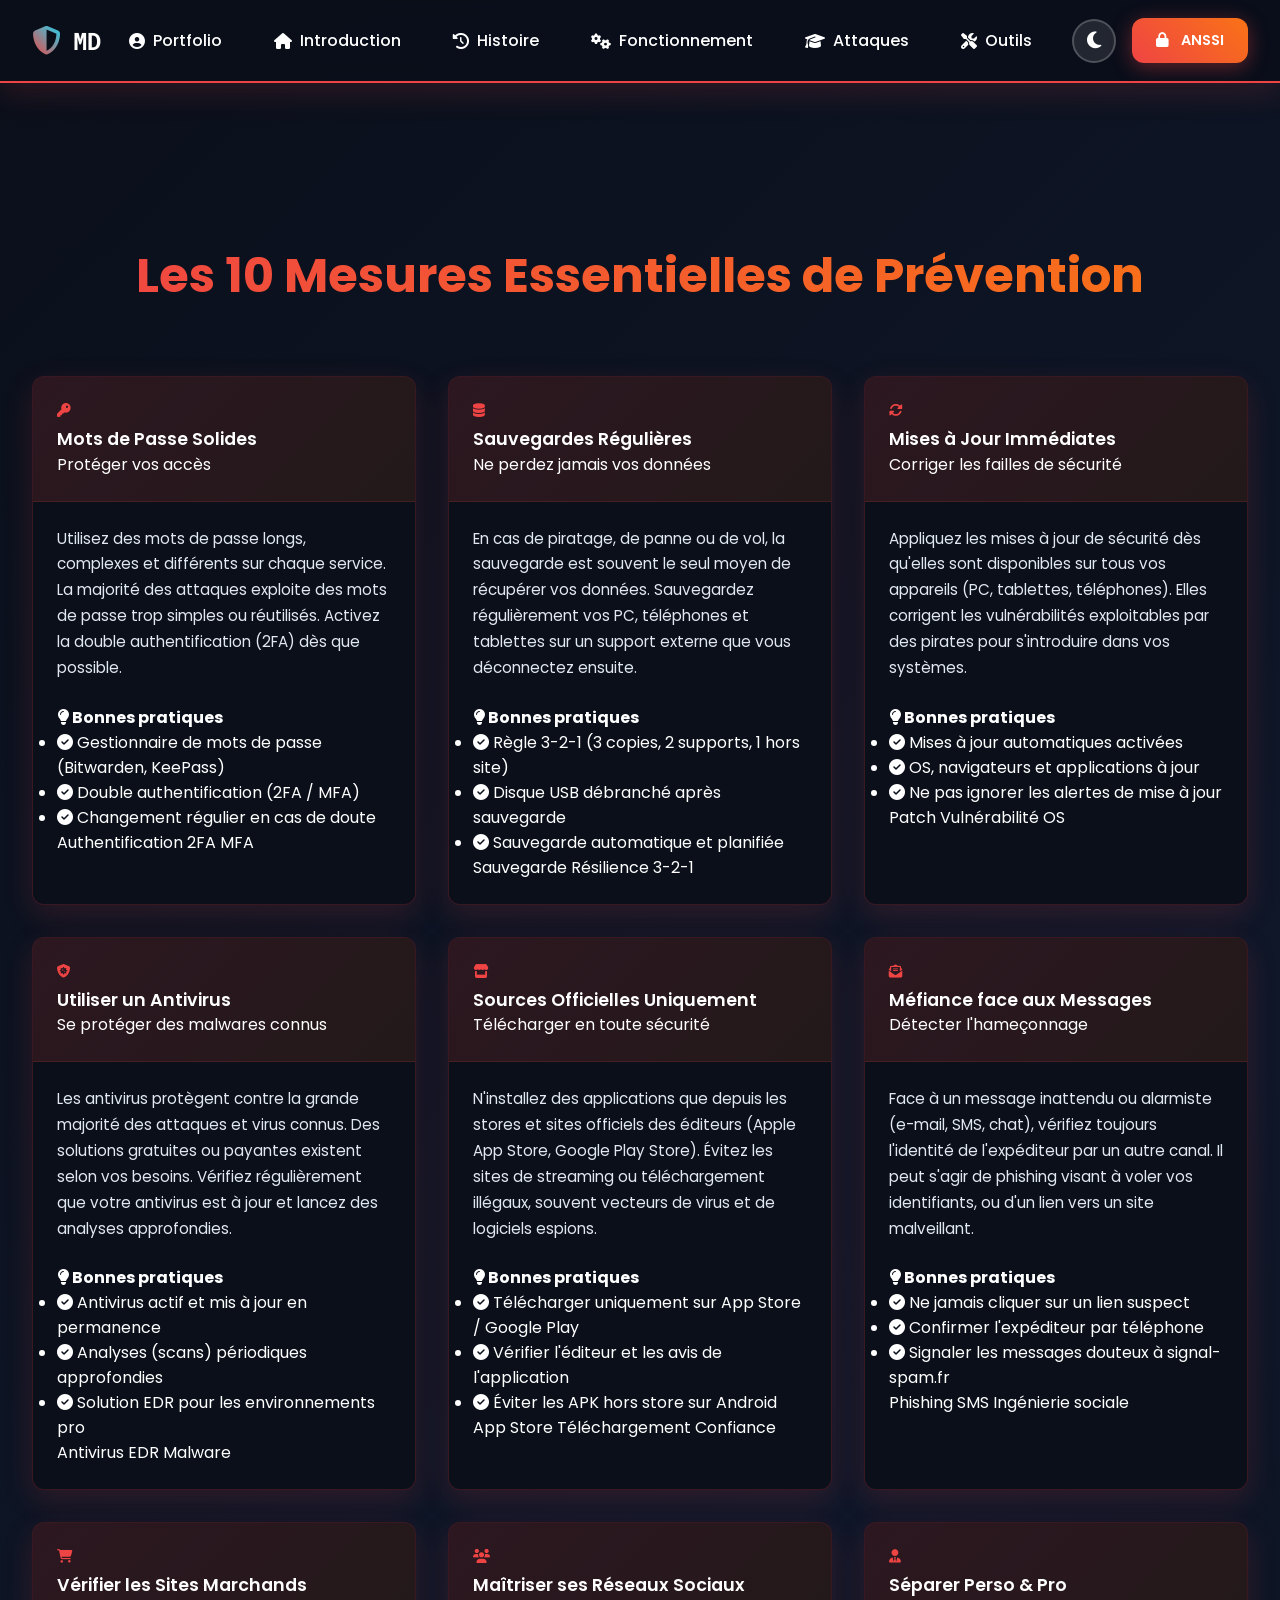
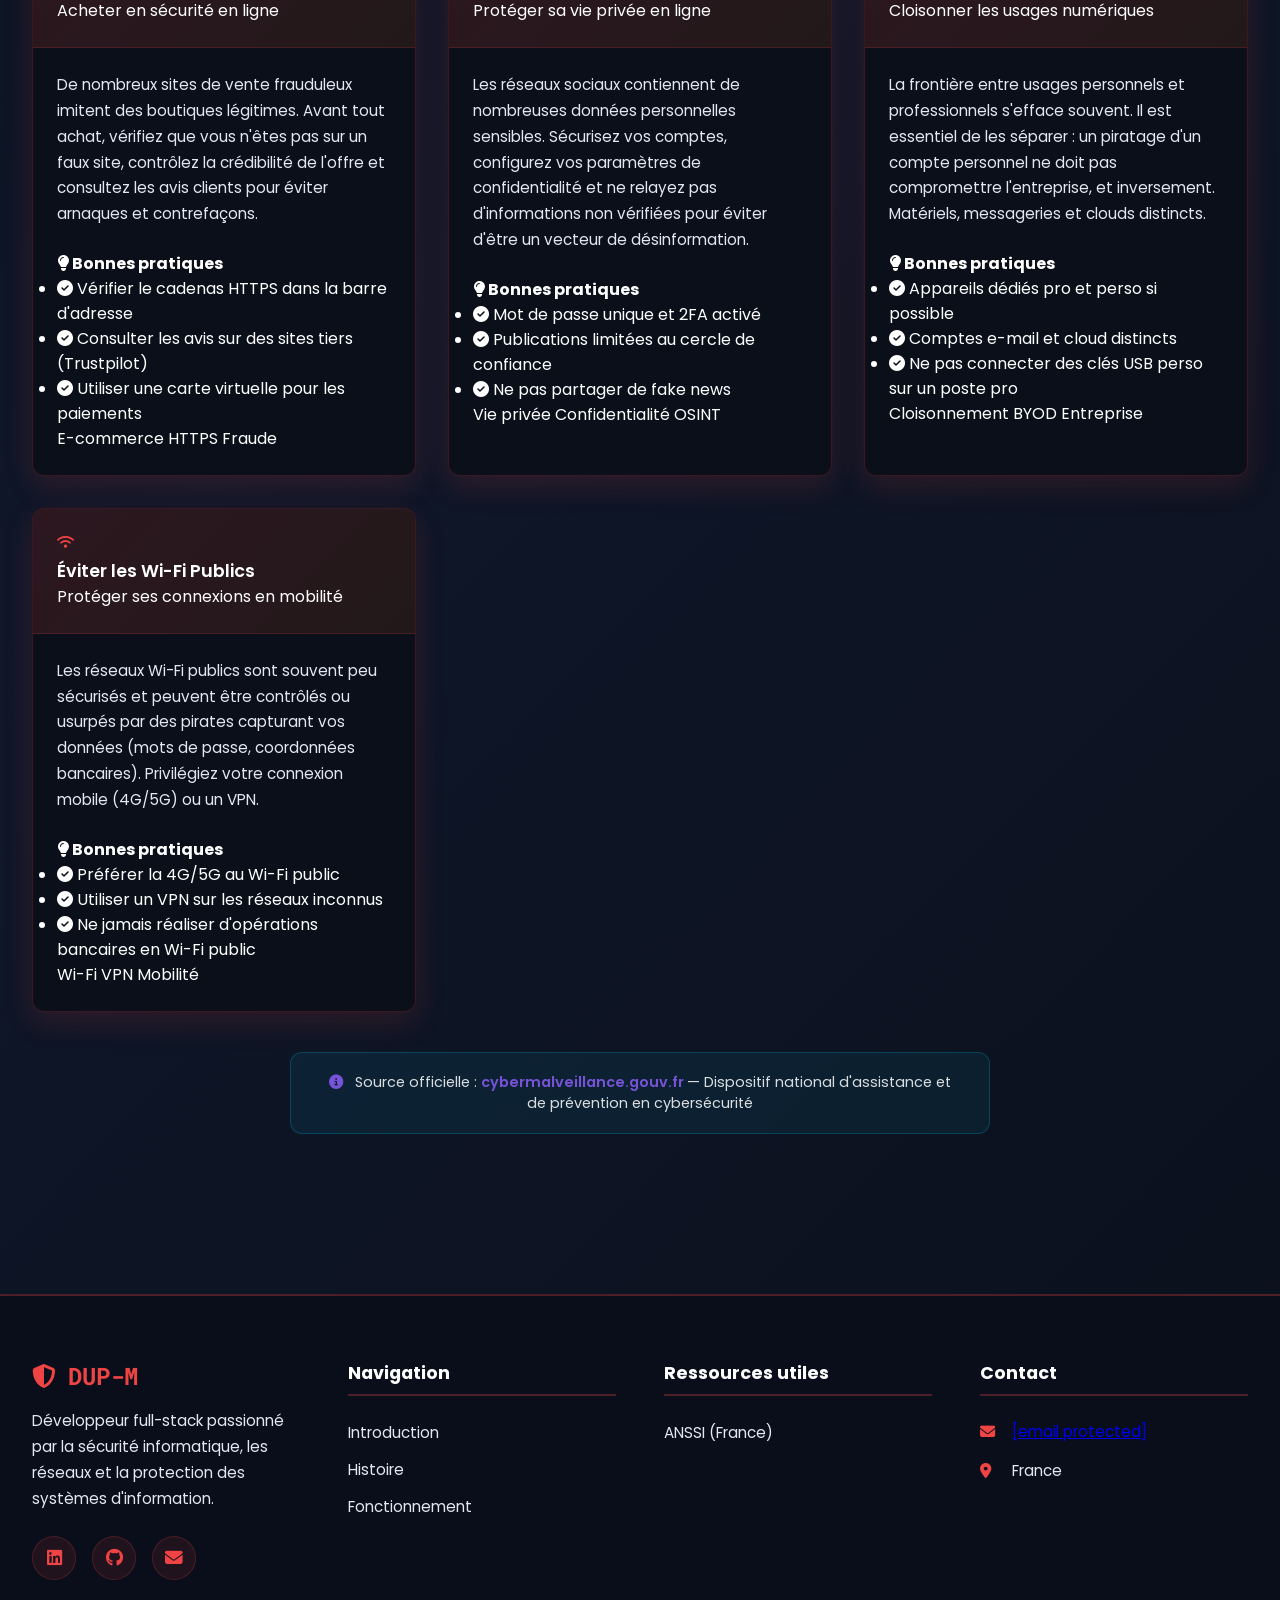
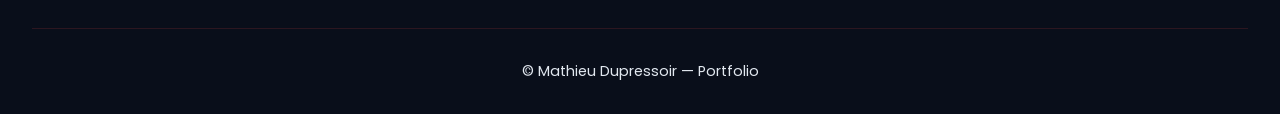
<file: Veille_technologique/Préventions.html>
﻿<!DOCTYPE html>
<html lang="fr">
<head>
    <meta charset="UTF-8">
    <meta name="viewport" content="width=device-width, initial-scale=1.0">
    <title>Préventions - Cybersécurité | Mathieu Dupressoir</title>
    <link rel="stylesheet" href="style_cyber.css">
    <link rel="stylesheet" href="https://cdnjs.cloudflare.com/ajax/libs/font-awesome/6.4.0/css/all.min.css">
    <link href="https://fonts.googleapis.com/css2?family=Poppins:wght@300;400;500;600;700&family=Roboto+Mono:wght@300;400;500&display=swap" rel="stylesheet">
</head>
<body>
    <!-- Navigation -->
    <nav class="navbar">
        <div class="nav-container">
            <div class="nav-brand">
                <div class="logo-wrapper">
                    <i class="fas fa-shield-alt logo-icon"></i>
                    <span class="logo-text">MD</span>
                </div>
            </div>

            <ul class="nav-menu">
                <li>
                    <a href="../index.html" class="nav-link">
                        <i class="fas fa-user-circle"></i>
                        <span>Portfolio</span>
                    </a>
                </li>
                <li>
                    <a href="Veille_cyber.html" class="nav-link active">
                        <i class="fas fa-home"></i>
                        <span>Introduction</span>
                    </a>
                </li>
                <li>
                    <a href="#histoire" class="nav-link">
                        <i class="fas fa-history"></i>
                        <span>Histoire</span>
                    </a>
                </li>
                <li>
                    <a href="Fonctionnement.html" class="nav-link">
                        <i class="fas fa-cogs"></i>
                        <span>Fonctionnement</span>
                    </a>
                </li>
                <li>
                    <a href="Attaques.html" class="nav-link">
                        <i class="fas fa-graduation-cap"></i>
                        <span>Attaques</span>
                    </a>
                </li>
                <li>
                    <a href="Outils.html" class="nav-link">
                        <i class="fas fa-tools"></i>
                        <span>Outils</span>
                    </a>
                </li>
                <li>
                    <a href="Acteurs.html" class="nav-link">
                        <i class="fas fa-rocket"></i>
                        <span>Acteurs</span>
                    </a>
                </li>
                <li>
                    <a href="Hackers.html" class="nav-link">
                        <i class="fas fa-rocket"></i>
                        <span>Hackers</span>
                    </a>
                </li>
                <li>
                    <a href="Faits_divers.html" class="nav-link">
                        <i class="fas fa-chart-line"></i>
                        <span>Faits divers</span>
                    </a>
                </li>

            </ul>

            <div class="nav-actions">
                <button class="theme-toggle" id="themeToggle" aria-label="Changer le thème">
                    <i class="fas fa-moon"></i>
                </button>
                <a href="https://www.ssi.gouv.fr/" class="btn btn-primary btn-small" target="_blank">
                    <i class="fas fa-lock"></i>
                    <span>ANSSI</span>
                </a>
            </div>

            <button class="menu-toggle" id="menuToggle" aria-label="Menu mobile">
                <i class="fas fa-bars"></i>
            </button>
        </div>
    </nav>

    <!-- Menu mobile -->
    <div class="mobile-menu" id="mobileMenu">
        <div class="mobile-menu-header">
            <div class="logo-wrapper">
                <i class="fas fa-shield-alt logo-icon"></i>
                <span class="logo-text">DUP-M</span>
            </div>
            <button class="menu-close" id="menuClose" aria-label="Fermer le menu">
                <i class="fas fa-times"></i>
            </button>
        </div>
        <ul class="mobile-nav-menu">
            <li>
                <a href="../index.html" class="nav-link">
                    <i class="fas fa-user-circle"></i>
                    <span>Portfolio</span>
                </a>
            </li>
            <li>
                <a href="Veille_cyber.html" class="nav-link active">
                    <i class="fas fa-home"></i>
                    <span>Introduction</span>
                </a>
            </li>
            <li>
                <a href="#histoire" class="nav-link">
                    <i class="fas fa-history"></i>
                    <span>Histoire</span>
                </a>
            </li>
            <li>
                <a href="Fonctionnement.html" class="nav-link">
                    <i class="fas fa-cogs"></i>
                    <span>Fonctionnement</span>
                </a>
            </li>
            <li>
                <a href="Attaques.html" class="nav-link">
                    <i class="fas fa-graduation-cap"></i>
                    <span>Attaques</span>
                </a>
            </li>
            <li>
                <a href="Outils.html" class="nav-link">
                    <i class="fas fa-tools"></i>
                    <span>Outils</span>
                </a>
            </li>
            <li>
                <a href="Acteurs.html" class="nav-link">
                    <i class="fas fa-rocket"></i>
                    <span>Acteurs</span>
                </a>
            </li>
            <li>
                <a href="Hackers.html" class="nav-link">
                    <i class="fas fa-rocket"></i>
                    <span>Hackers</span>
                </a>
            </li>
            <li>
                <a href="Faits_divers.html" class="nav-link">
                    <i class="fas fa-chart-line"></i>
                    <span>Faits divers</span>
                </a>
            </li>
        </ul>
        <div class="mobile-menu-footer">
            <a href="https://www.ssi.gouv.fr/" class="btn btn-primary btn-block" target="_blank">
                <i class="fas fa-lock"></i>
                <span>Visiter l'ANSSI</span>
            </a>
        </div>
    </div>
    <!-- Contenu principal -->
    <main class="main-content">

        <!-- Les 10 mesures de prévention -->
        <section class="parcours-section" id="preventions" style="margin-top: 4rem;">
            <div class="section-header">
                <h2 class="section-title">Les 10 Mesures Essentielles de Prévention</h2>
            </div>

            <div class="parcours-grid">

                <!-- 1. Mots de passe -->
                <div class="parcours-card">
                    <div class="parcours-header">
                        <div class="parcours-year"><i class="fas fa-key"></i></div>
                        <h3 class="parcours-title">Mots de Passe Solides</h3>
                        <p class="parcours-subtitle">Protéger vos accès</p>
                    </div>
                    <div class="parcours-body">
                        <p class="parcours-description">
                            Utilisez des mots de passe longs, complexes et différents sur chaque service. La majorité des attaques exploite des mots de passe trop simples ou réutilisés. Activez la double authentification (2FA) dès que possible.
                        </p>
                        <div class="stage-missions">
                            <h4 class="missions-title"><i class="fas fa-lightbulb"></i> Bonnes pratiques</h4>
                            <ul class="missions-list">
                                <li><i class="fas fa-check-circle"></i> Gestionnaire de mots de passe (Bitwarden, KeePass)</li>
                                <li><i class="fas fa-check-circle"></i> Double authentification (2FA / MFA)</li>
                                <li><i class="fas fa-check-circle"></i> Changement régulier en cas de doute</li>
                            </ul>
                        </div>
                        <div class="parcours-skills">
                            <span class="skill-tag">Authentification</span>
                            <span class="skill-tag">2FA</span>
                            <span class="skill-tag">MFA</span>
                        </div>
                    </div>
                </div>

                <!-- 2. Sauvegardes -->
                <div class="parcours-card">
                    <div class="parcours-header">
                        <div class="parcours-year"><i class="fas fa-database"></i></div>
                        <h3 class="parcours-title">Sauvegardes Régulières</h3>
                        <p class="parcours-subtitle">Ne perdez jamais vos données</p>
                    </div>
                    <div class="parcours-body">
                        <p class="parcours-description">
                            En cas de piratage, de panne ou de vol, la sauvegarde est souvent le seul moyen de récupérer vos données. Sauvegardez régulièrement vos PC, téléphones et tablettes sur un support externe que vous déconnectez ensuite.
                        </p>
                        <div class="stage-missions">
                            <h4 class="missions-title"><i class="fas fa-lightbulb"></i> Bonnes pratiques</h4>
                            <ul class="missions-list">
                                <li><i class="fas fa-check-circle"></i> Règle 3-2-1 (3 copies, 2 supports, 1 hors site)</li>
                                <li><i class="fas fa-check-circle"></i> Disque USB débranché après sauvegarde</li>
                                <li><i class="fas fa-check-circle"></i> Sauvegarde automatique et planifiée</li>
                            </ul>
                        </div>
                        <div class="parcours-skills">
                            <span class="skill-tag">Sauvegarde</span>
                            <span class="skill-tag">Résilience</span>
                            <span class="skill-tag">3-2-1</span>
                        </div>
                    </div>
                </div>

                <!-- 3. Mises à jour -->
                <div class="parcours-card">
                    <div class="parcours-header">
                        <div class="parcours-year"><i class="fas fa-sync-alt"></i></div>
                        <h3 class="parcours-title">Mises à Jour Immédiates</h3>
                        <p class="parcours-subtitle">Corriger les failles de sécurité</p>
                    </div>
                    <div class="parcours-body">
                        <p class="parcours-description">
                            Appliquez les mises à jour de sécurité dès qu'elles sont disponibles sur tous vos appareils (PC, tablettes, téléphones). Elles corrigent les vulnérabilités exploitables par des pirates pour s'introduire dans vos systèmes.
                        </p>
                        <div class="stage-missions">
                            <h4 class="missions-title"><i class="fas fa-lightbulb"></i> Bonnes pratiques</h4>
                            <ul class="missions-list">
                                <li><i class="fas fa-check-circle"></i> Mises à jour automatiques activées</li>
                                <li><i class="fas fa-check-circle"></i> OS, navigateurs et applications à jour</li>
                                <li><i class="fas fa-check-circle"></i> Ne pas ignorer les alertes de mise à jour</li>
                            </ul>
                        </div>
                        <div class="parcours-skills">
                            <span class="skill-tag">Patch</span>
                            <span class="skill-tag">Vulnérabilité</span>
                            <span class="skill-tag">OS</span>
                        </div>
                    </div>
                </div>

                <!-- 4. Antivirus -->
                <div class="parcours-card">
                    <div class="parcours-header">
                        <div class="parcours-year"><i class="fas fa-shield-virus"></i></div>
                        <h3 class="parcours-title">Utiliser un Antivirus</h3>
                        <p class="parcours-subtitle">Se protéger des malwares connus</p>
                    </div>
                    <div class="parcours-body">
                        <p class="parcours-description">
                            Les antivirus protègent contre la grande majorité des attaques et virus connus. Des solutions gratuites ou payantes existent selon vos besoins. Vérifiez régulièrement que votre antivirus est à jour et lancez des analyses approfondies.
                        </p>
                        <div class="stage-missions">
                            <h4 class="missions-title"><i class="fas fa-lightbulb"></i> Bonnes pratiques</h4>
                            <ul class="missions-list">
                                <li><i class="fas fa-check-circle"></i> Antivirus actif et mis à jour en permanence</li>
                                <li><i class="fas fa-check-circle"></i> Analyses (scans) périodiques approfondies</li>
                                <li><i class="fas fa-check-circle"></i> Solution EDR pour les environnements pro</li>
                            </ul>
                        </div>
                        <div class="parcours-skills">
                            <span class="skill-tag">Antivirus</span>
                            <span class="skill-tag">EDR</span>
                            <span class="skill-tag">Malware</span>
                        </div>
                    </div>
                </div>

                <!-- 5. Sources officielles -->
                <div class="parcours-card">
                    <div class="parcours-header">
                        <div class="parcours-year"><i class="fas fa-store"></i></div>
                        <h3 class="parcours-title">Sources Officielles Uniquement</h3>
                        <p class="parcours-subtitle">Télécharger en toute sécurité</p>
                    </div>
                    <div class="parcours-body">
                        <p class="parcours-description">
                            N'installez des applications que depuis les stores et sites officiels des éditeurs (Apple App Store, Google Play Store). Évitez les sites de streaming ou téléchargement illégaux, souvent vecteurs de virus et de logiciels espions.
                        </p>
                        <div class="stage-missions">
                            <h4 class="missions-title"><i class="fas fa-lightbulb"></i> Bonnes pratiques</h4>
                            <ul class="missions-list">
                                <li><i class="fas fa-check-circle"></i> Télécharger uniquement sur App Store / Google Play</li>
                                <li><i class="fas fa-check-circle"></i> Vérifier l'éditeur et les avis de l'application</li>
                                <li><i class="fas fa-check-circle"></i> Éviter les APK hors store sur Android</li>
                            </ul>
                        </div>
                        <div class="parcours-skills">
                            <span class="skill-tag">App Store</span>
                            <span class="skill-tag">Téléchargement</span>
                            <span class="skill-tag">Confiance</span>
                        </div>
                    </div>
                </div>

                <!-- 6. Messages suspects -->
                <div class="parcours-card">
                    <div class="parcours-header">
                        <div class="parcours-year"><i class="fas fa-envelope-open-text"></i></div>
                        <h3 class="parcours-title">Méfiance face aux Messages</h3>
                        <p class="parcours-subtitle">Détecter l'hameçonnage</p>
                    </div>
                    <div class="parcours-body">
                        <p class="parcours-description">
                            Face à un message inattendu ou alarmiste (e-mail, SMS, chat), vérifiez toujours l'identité de l'expéditeur par un autre canal. Il peut s'agir de phishing visant à voler vos identifiants, ou d'un lien vers un site malveillant.
                        </p>
                        <div class="stage-missions">
                            <h4 class="missions-title"><i class="fas fa-lightbulb"></i> Bonnes pratiques</h4>
                            <ul class="missions-list">
                                <li><i class="fas fa-check-circle"></i> Ne jamais cliquer sur un lien suspect</li>
                                <li><i class="fas fa-check-circle"></i> Confirmer l'expéditeur par téléphone</li>
                                <li><i class="fas fa-check-circle"></i> Signaler les messages douteux à signal-spam.fr</li>
                            </ul>
                        </div>
                        <div class="parcours-skills">
                            <span class="skill-tag">Phishing</span>
                            <span class="skill-tag">SMS</span>
                            <span class="skill-tag">Ingénierie sociale</span>
                        </div>
                    </div>
                </div>

                <!-- 7. Sites marchands -->
                <div class="parcours-card">
                    <div class="parcours-header">
                        <div class="parcours-year"><i class="fas fa-shopping-cart"></i></div>
                        <h3 class="parcours-title">Vérifier les Sites Marchands</h3>
                        <p class="parcours-subtitle">Acheter en sécurité en ligne</p>
                    </div>
                    <div class="parcours-body">
                        <p class="parcours-description">
                            De nombreux sites de vente frauduleux imitent des boutiques légitimes. Avant tout achat, vérifiez que vous n'êtes pas sur un faux site, contrôlez la crédibilité de l'offre et consultez les avis clients pour éviter arnaques et contrefaçons.
                        </p>
                        <div class="stage-missions">
                            <h4 class="missions-title"><i class="fas fa-lightbulb"></i> Bonnes pratiques</h4>
                            <ul class="missions-list">
                                <li><i class="fas fa-check-circle"></i> Vérifier le cadenas HTTPS dans la barre d'adresse</li>
                                <li><i class="fas fa-check-circle"></i> Consulter les avis sur des sites tiers (Trustpilot)</li>
                                <li><i class="fas fa-check-circle"></i> Utiliser une carte virtuelle pour les paiements</li>
                            </ul>
                        </div>
                        <div class="parcours-skills">
                            <span class="skill-tag">E-commerce</span>
                            <span class="skill-tag">HTTPS</span>
                            <span class="skill-tag">Fraude</span>
                        </div>
                    </div>
                </div>

                <!-- 8. Réseaux sociaux -->
                <div class="parcours-card">
                    <div class="parcours-header">
                        <div class="parcours-year"><i class="fas fa-users"></i></div>
                        <h3 class="parcours-title">Maîtriser ses Réseaux Sociaux</h3>
                        <p class="parcours-subtitle">Protéger sa vie privée en ligne</p>
                    </div>
                    <div class="parcours-body">
                        <p class="parcours-description">
                            Les réseaux sociaux contiennent de nombreuses données personnelles sensibles. Sécurisez vos comptes, configurez vos paramètres de confidentialité et ne relayez pas d'informations non vérifiées pour éviter d'être un vecteur de désinformation.
                        </p>
                        <div class="stage-missions">
                            <h4 class="missions-title"><i class="fas fa-lightbulb"></i> Bonnes pratiques</h4>
                            <ul class="missions-list">
                                <li><i class="fas fa-check-circle"></i> Mot de passe unique et 2FA activé</li>
                                <li><i class="fas fa-check-circle"></i> Publications limitées au cercle de confiance</li>
                                <li><i class="fas fa-check-circle"></i> Ne pas partager de fake news</li>
                            </ul>
                        </div>
                        <div class="parcours-skills">
                            <span class="skill-tag">Vie privée</span>
                            <span class="skill-tag">Confidentialité</span>
                            <span class="skill-tag">OSINT</span>
                        </div>
                    </div>
                </div>

                <!-- 9. Séparation des usages -->
                <div class="parcours-card">
                    <div class="parcours-header">
                        <div class="parcours-year"><i class="fas fa-user-tie"></i></div>
                        <h3 class="parcours-title">Séparer Perso &amp; Pro</h3>
                        <p class="parcours-subtitle">Cloisonner les usages numériques</p>
                    </div>
                    <div class="parcours-body">
                        <p class="parcours-description">
                            La frontière entre usages personnels et professionnels s'efface souvent. Il est essentiel de les séparer : un piratage d'un compte personnel ne doit pas compromettre l'entreprise, et inversement. Matériels, messageries et clouds distincts.
                        </p>
                        <div class="stage-missions">
                            <h4 class="missions-title"><i class="fas fa-lightbulb"></i> Bonnes pratiques</h4>
                            <ul class="missions-list">
                                <li><i class="fas fa-check-circle"></i> Appareils dédiés pro et perso si possible</li>
                                <li><i class="fas fa-check-circle"></i> Comptes e-mail et cloud distincts</li>
                                <li><i class="fas fa-check-circle"></i> Ne pas connecter des clés USB perso sur un poste pro</li>
                            </ul>
                        </div>
                        <div class="parcours-skills">
                            <span class="skill-tag">Cloisonnement</span>
                            <span class="skill-tag">BYOD</span>
                            <span class="skill-tag">Entreprise</span>
                        </div>
                    </div>
                </div>

                <!-- 10. Wi-Fi publics -->
                <div class="parcours-card">
                    <div class="parcours-header">
                        <div class="parcours-year"><i class="fas fa-wifi"></i></div>
                        <h3 class="parcours-title">Éviter les Wi-Fi Publics</h3>
                        <p class="parcours-subtitle">Protéger ses connexions en mobilité</p>
                    </div>
                    <div class="parcours-body">
                        <p class="parcours-description">
                            Les réseaux Wi-Fi publics sont souvent peu sécurisés et peuvent être contrôlés ou usurpés par des pirates capturant vos données (mots de passe, coordonnées bancaires). Privilégiez votre connexion mobile (4G/5G) ou un VPN.
                        </p>
                        <div class="stage-missions">
                            <h4 class="missions-title"><i class="fas fa-lightbulb"></i> Bonnes pratiques</h4>
                            <ul class="missions-list">
                                <li><i class="fas fa-check-circle"></i> Préférer la 4G/5G au Wi-Fi public</li>
                                <li><i class="fas fa-check-circle"></i> Utiliser un VPN sur les réseaux inconnus</li>
                                <li><i class="fas fa-check-circle"></i> Ne jamais réaliser d'opérations bancaires en Wi-Fi public</li>
                            </ul>
                        </div>
                        <div class="parcours-skills">
                            <span class="skill-tag">Wi-Fi</span>
                            <span class="skill-tag">VPN</span>
                            <span class="skill-tag">Mobilité</span>
                        </div>
                    </div>
                </div>

            </div>

            <!-- Bandeau source -->
            <div style="text-align: center; margin-top: 2.5rem; padding: 1.2rem 2rem; background: rgba(0, 212, 255, 0.07); border: 1px solid rgba(0, 212, 255, 0.2); border-radius: 12px; max-width: 700px; margin-left: auto; margin-right: auto;">
                <p style="margin: 0; font-size: 0.9rem; opacity: 0.85;">
                    <i class="fas fa-info-circle" style="color: var(--accent, #00d4ff); margin-right: 0.5rem;"></i>
                    Source officielle :
                    <a href="https://www.cybermalveillance.gouv.fr/tous-nos-contenus/bonnes-pratiques/10-mesures-essentielles-assurer-securite-numerique"
                       target="_blank" rel="noopener noreferrer"
                       style="color: var(--accent, #00d4ff); font-weight: 600; text-decoration: none;">
                        cybermalveillance.gouv.fr
                    </a>
                    — Dispositif national d'assistance et de prévention en cybersécurité
                </p>
            </div>
        </section>

    </main>

    <!-- Footer -->
    <footer class="footer">
        <div class="footer-content">
            <div class="footer-section">
                <div class="footer-logo">
                    <i class="fas fa-shield-alt"></i>
                    <span>DUP-M</span>
                </div>
                <p class="footer-description">
                    Développeur full-stack passionné par la sécurité informatique,
                    les réseaux et la protection des systèmes d'information.
                </p>
                <div class="social-links">
                    <a href="https://www.linkedin.com/in/mathieu-dupressoir-384376329/" class="social-link" aria-label="LinkedIn">
                        <i class="fab fa-linkedin"></i>
                    </a>
                    <a href="https://github.com/MatDup6080" class="social-link" aria-label="GitHub">
                        <i class="fab fa-github"></i>
                    </a>
                    <a href="/cdn-cgi/l/email-protection#f09d918498999585de948580829583839f9982b09588919d809c95de939f9d" class="social-link" aria-label="Email">
                        <i class="fas fa-envelope"></i>
                    </a>
                </div>
            </div>

            <div class="footer-section">
                <h3 class="footer-title">Navigation</h3>
                <ul class="footer-links">
                    <li><a href="#introduction">Introduction</a></li>
                    <li><a href="#histoire">Histoire</a></li>
                    <li><a href="#fonctionnement">Fonctionnement</a></li>
                </ul>
            </div>

            <div class="footer-section">
                <h3 class="footer-title">Ressources utiles</h3>
                <ul class="footer-links">
                    <li><a href="https://www.ssi.gouv.fr/" target="_blank">ANSSI (France)</a></li>

                </ul>
            </div>

            <div class="footer-section">
                <h3 class="footer-title">Contact</h3>
                <ul class="footer-contact">
                    <li>
                        <i class="fas fa-envelope"></i>
                        <span><a href="/cdn-cgi/l/email-protection" class="__cf_email__" data-cfemail="f69b97829e9f9383d892838684938585999f84b6938e979b869a93d895999b">[email&#160;protected]</a></span>
                    </li>
                    <li>
                        <i class="fas fa-map-marker-alt"></i>
                        <span>France</span>
                    </li>
                </ul>
            </div>
        </div>

        <div class="footer-bottom">
            <p>&copy; <span id="currentYear"></span> Mathieu Dupressoir — Portfolio</p>
        </div>
    </footer>

    <script src="Veille_cyber.js"></script>
</body>
</html>
</file>
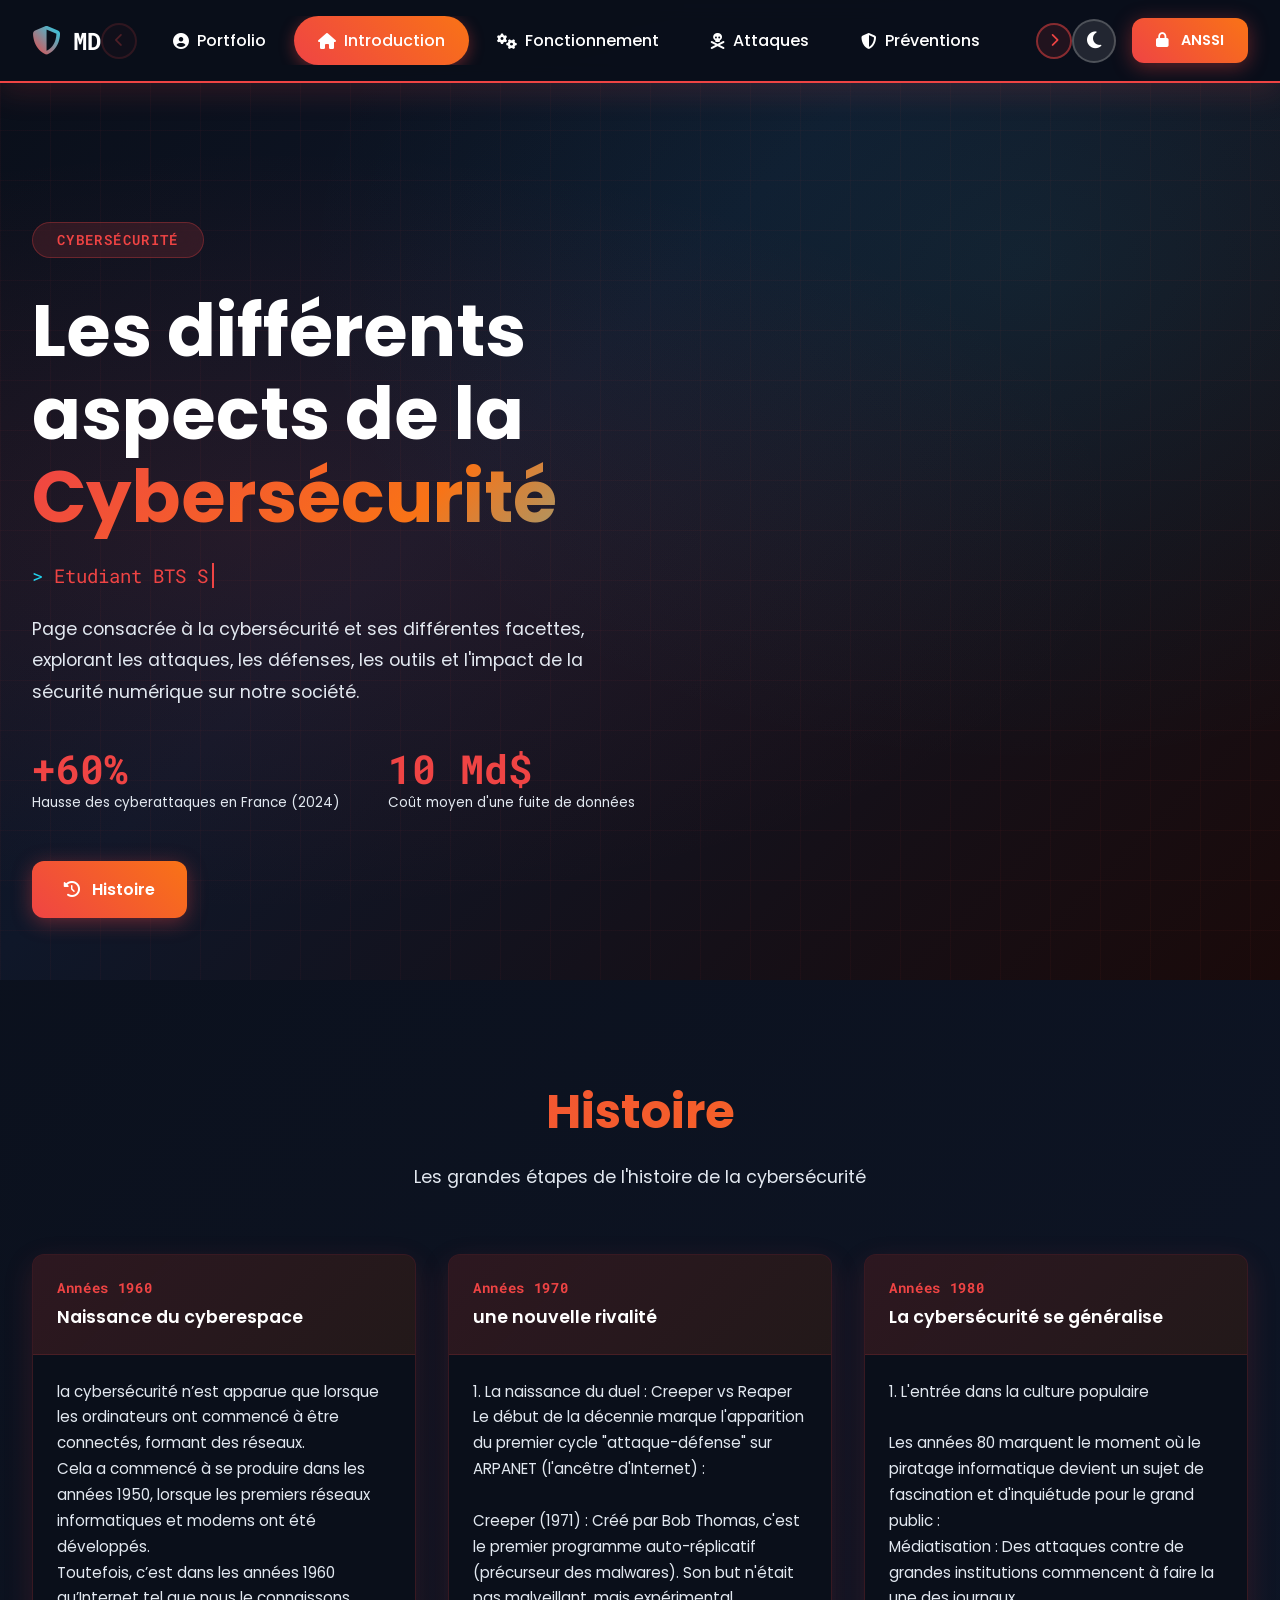
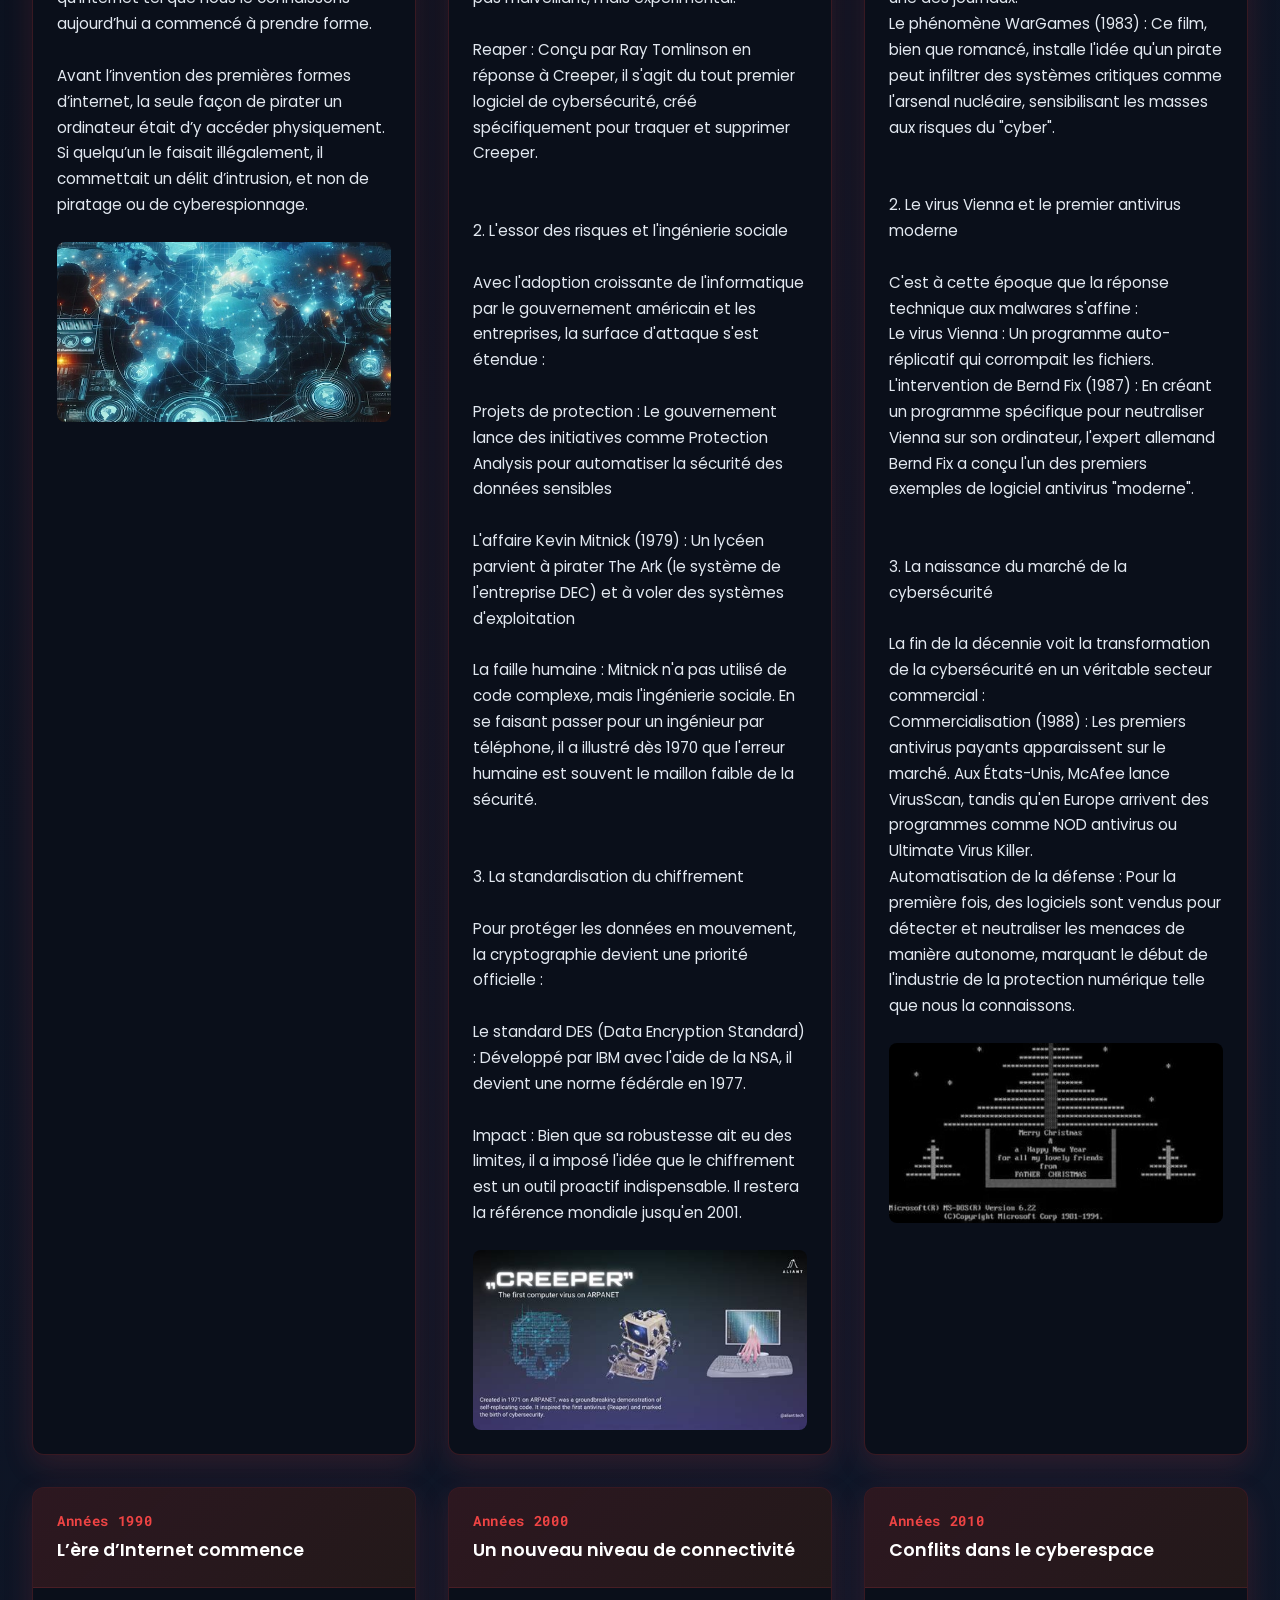
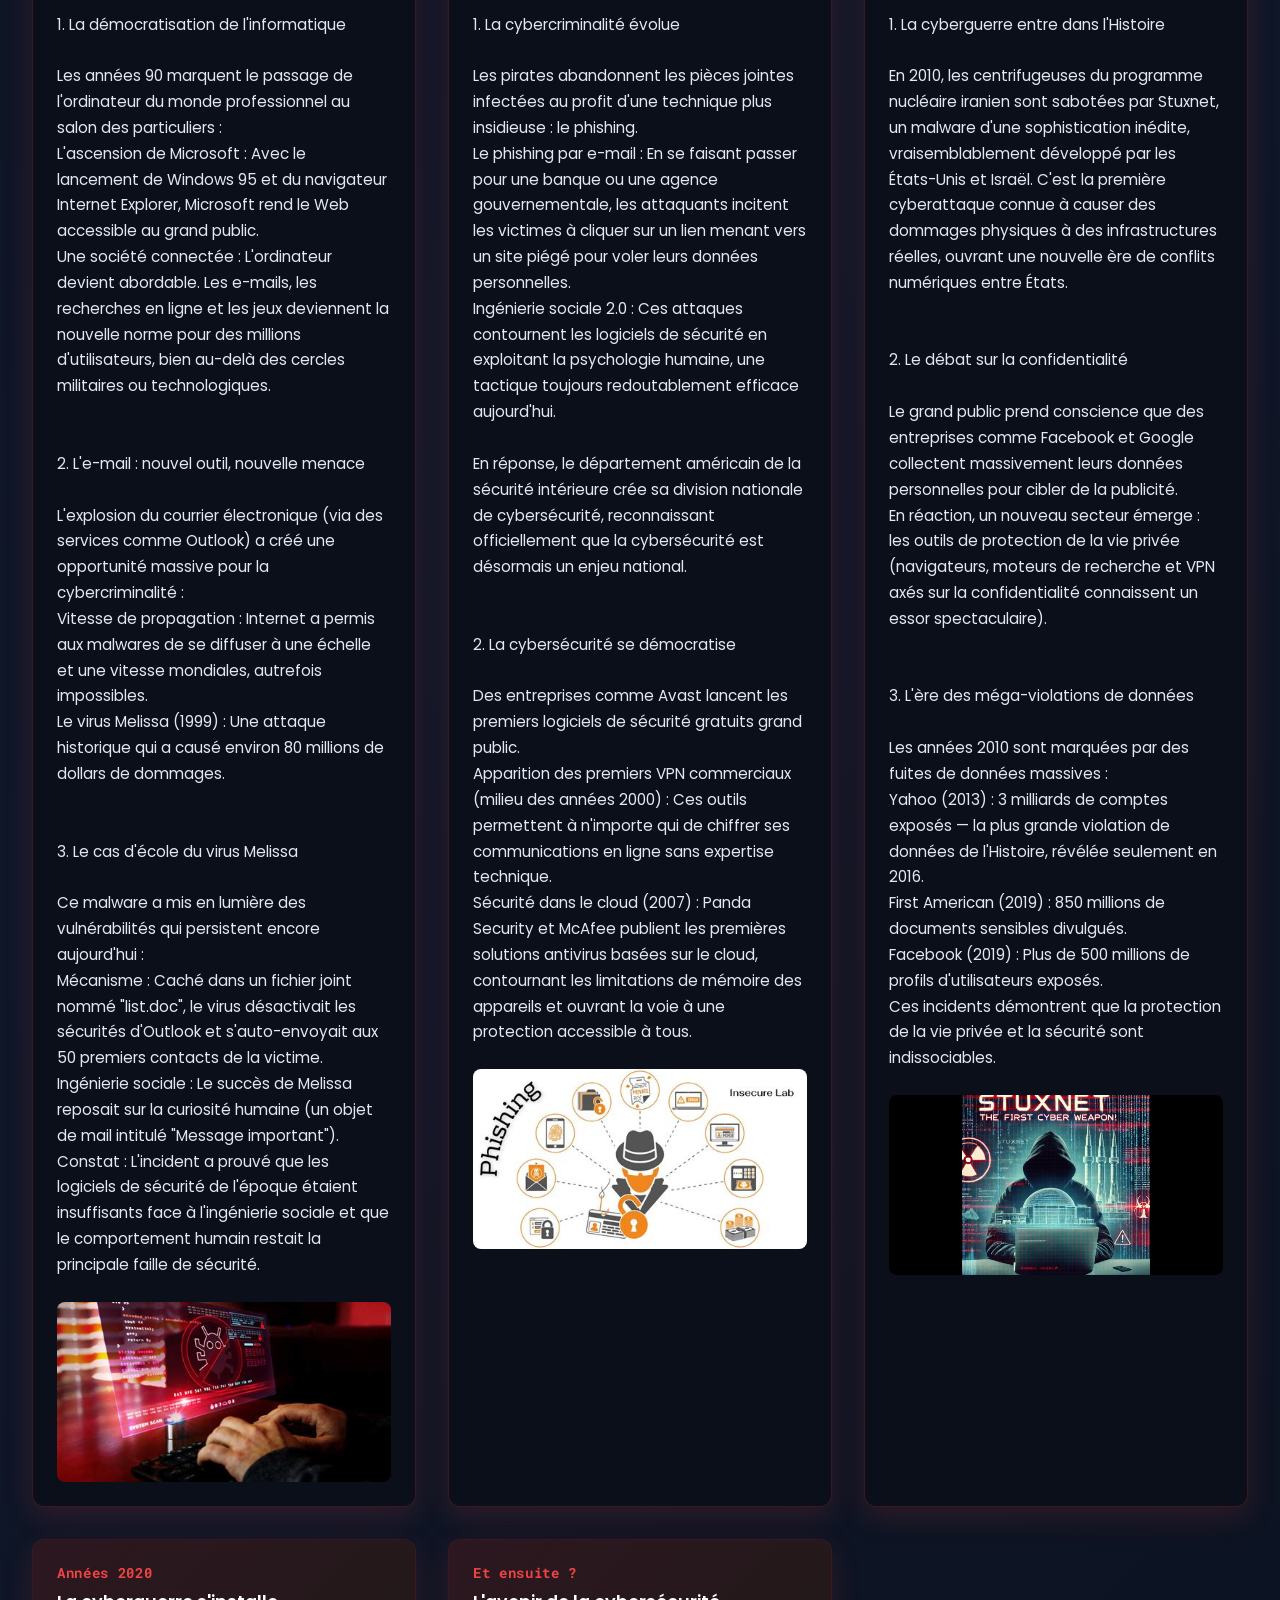
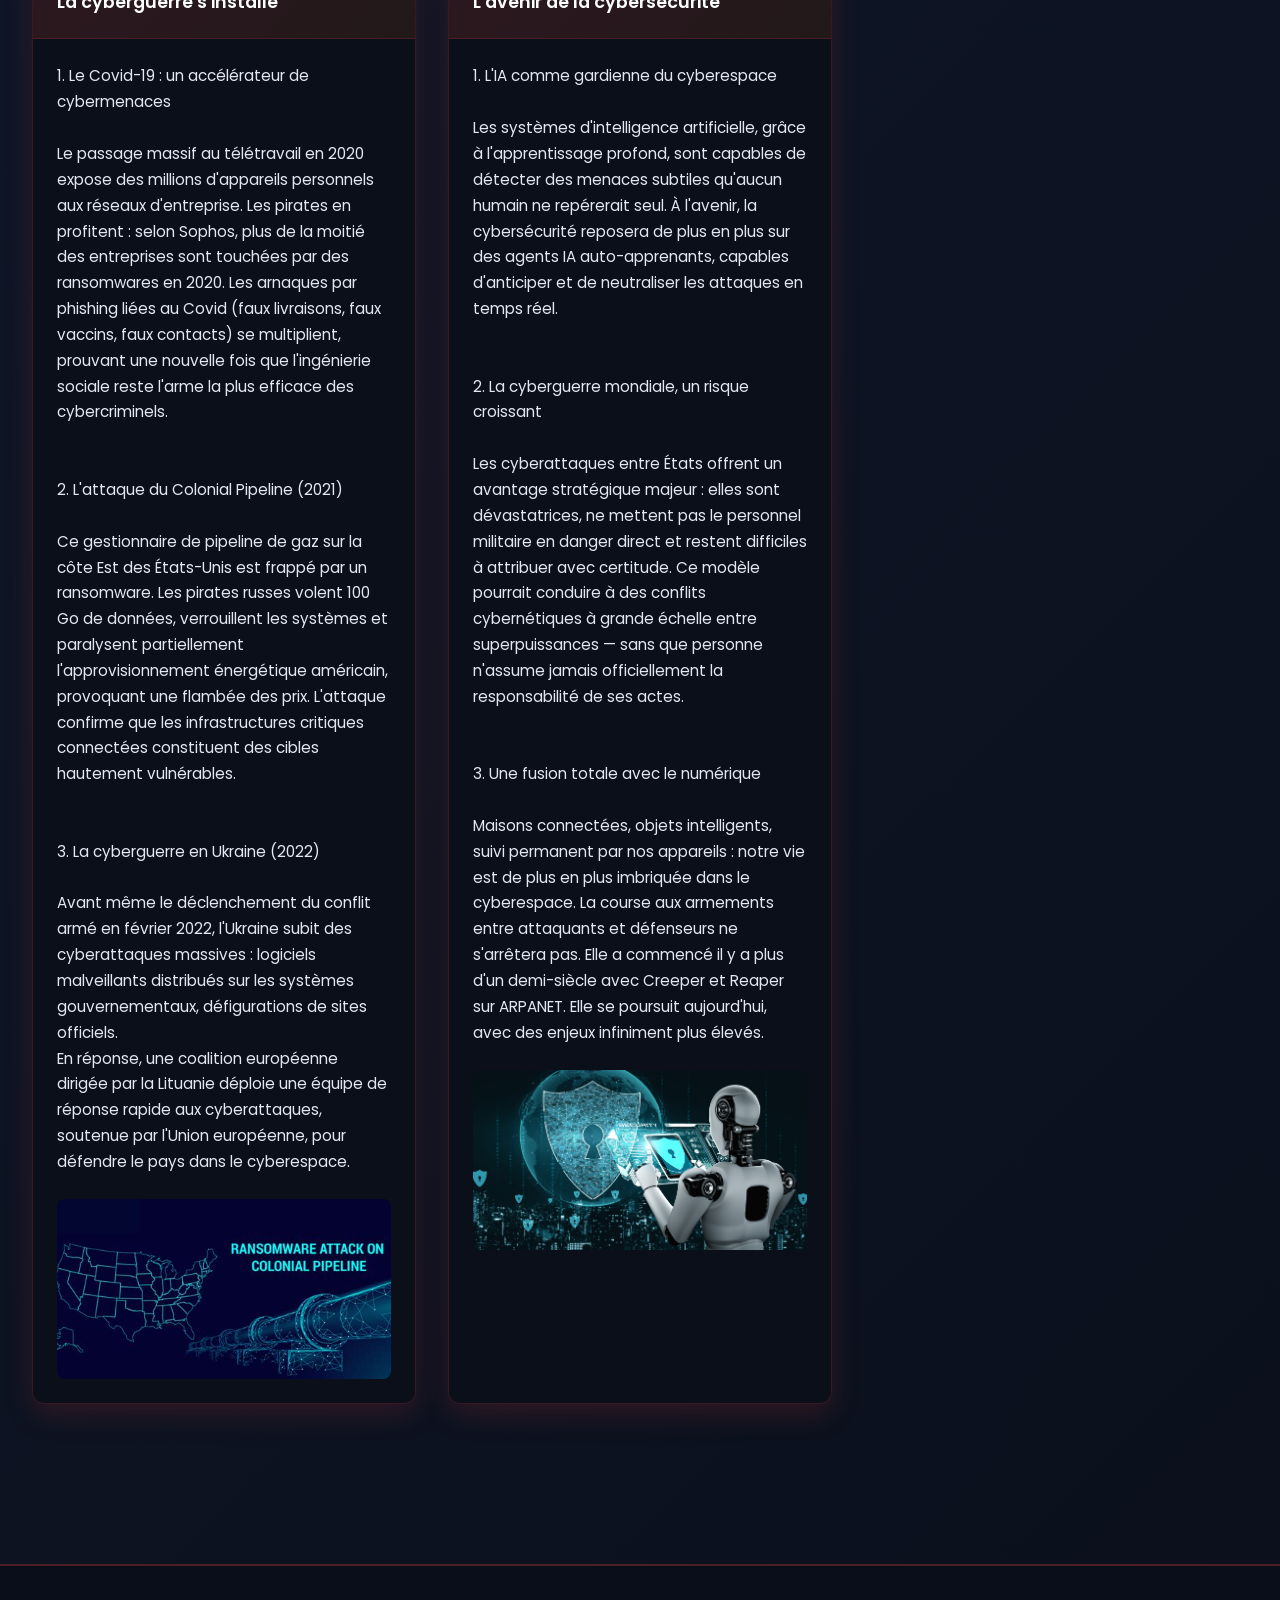
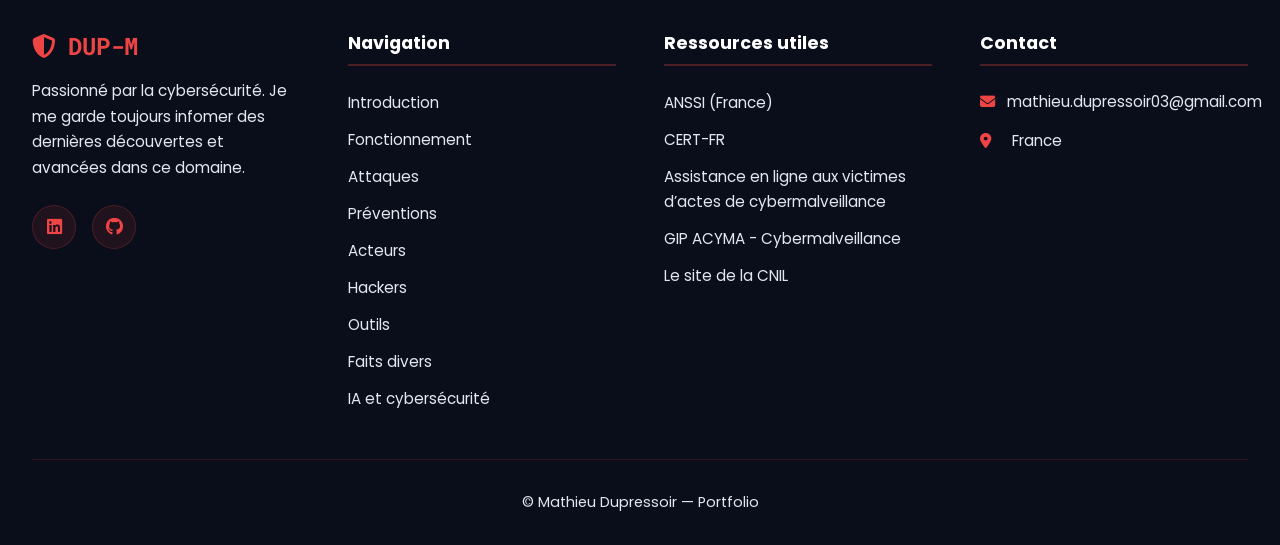
<file: Veille_technologique/Veille_cyber.html>
<!DOCTYPE html>
<html lang="fr">
<head>
    <meta charset="UTF-8">
    <meta name="viewport" content="width=device-width, initial-scale=1.0">
    <title>Veille Technologique - Cybersécurité | Mathieu Dupressoir</title>
    <link rel="stylesheet" href="style_cyber.css">
    <link rel="stylesheet" href="https://cdnjs.cloudflare.com/ajax/libs/font-awesome/6.4.0/css/all.min.css">
    <link href="https://fonts.googleapis.com/css2?family=Poppins:wght@300;400;500;600;700&family=Roboto+Mono:wght@300;400;500&display=swap" rel="stylesheet">
</head>
<body>

    <!-- Navigation -->
    <nav class="navbar">
        <div class="nav-container">
            <div class="nav-brand">
                <div class="logo-wrapper">
                    <i class="fas fa-shield-alt logo-icon"></i>
                    <span class="logo-text">MD</span>
                </div>
            </div>

            <div class="nav-scroll-wrapper">
                <button class="nav-scroll-btn nav-scroll-left" id="navScrollLeft" aria-label="Défiler à gauche">
                    <i class="fas fa-chevron-left"></i>
                </button>

                <ul class="nav-menu" id="navMenu">
                    <li>
                        <a href="../index.html" class="nav-link">
                            <i class="fas fa-user-circle"></i>
                            <span>Portfolio</span>
                        </a>
                    </li>
                    <li>
                        <a href="Veille_cyber.html" class="nav-link">
                            <i class="fas fa-home"></i>
                            <span>Introduction</span>
                        </a>
                    </li>
                    <li>
                        <a href="Fonctionnement.html" class="nav-link">
                            <i class="fas fa-cogs"></i>
                            <span>Fonctionnement</span>
                        </a>
                    </li>
                    <li>
                        <a href="Attaques.html" class="nav-link">
                            <i class="fas fa-skull-crossbones"></i>
                            <span>Attaques</span>
                        </a>
                    </li>
                    <li>
                        <a href="Preventions.html" class="nav-link">
                            <i class="fas fa-shield-alt"></i>
                            <span>Préventions</span>
                        </a>
                    </li>
                    <li>
                        <a href="Outils.html" class="nav-link">
                            <i class="fas fa-tools"></i>
                            <span>Outils</span>
                        </a>
                    </li>
                    <li>
                        <a href="Acteurs.html" class="nav-link">
                            <i class="fas fa-users"></i>
                            <span>Acteurs</span>
                        </a>
                    </li>
                    <li>
                        <a href="Hackers.html" class="nav-link">
                            <i class="fas fa-user-secret"></i>
                            <span>Hackers</span>
                        </a>
                    </li>
                    <li>
                        <a href="Faits_divers.html" class="nav-link">
                            <i class="fas fa-chart-line"></i>
                            <span>Faits divers</span>
                        </a>
                    </li>
                    <li>
                        <a href="IA_cyber.html" class="nav-link">
                            <i class="fas fa-robot"></i>
                            <span>IA et cybersécurité</span>
                        </a>
                    </li>
                </ul>

                <button class="nav-scroll-btn nav-scroll-right" id="navScrollRight" aria-label="Défiler à droite">
                    <i class="fas fa-chevron-right"></i>
                </button>
            </div>

            <div class="nav-actions">
                <button class="theme-toggle" id="themeToggle" aria-label="Changer le thème">
                    <i class="fas fa-moon"></i>
                </button>
                <a href="https://www.ssi.gouv.fr/" class="btn btn-primary btn-small" target="_blank">
                    <i class="fas fa-lock"></i>
                    <span>ANSSI</span>
                </a>
            </div>

            <button class="menu-toggle" id="menuToggle" aria-label="Menu mobile">
                <i class="fas fa-bars"></i>
            </button>
        </div>
    </nav>

    <!-- Menu mobile -->
    <div class="mobile-menu" id="mobileMenu">
        <div class="mobile-menu-header">
            <div class="logo-wrapper">
                <i class="fas fa-shield-alt logo-icon"></i>
                <span class="logo-text">DUP-M</span>
            </div>
            <button class="menu-close" id="menuClose" aria-label="Fermer le menu">
                <i class="fas fa-times"></i>
            </button>
        </div>
        <ul class="mobile-nav-menu">
            <li>
                <a href="../index.html" class="mobile-nav-link">
                    <i class="fas fa-user-circle"></i>
                    <span>Portfolio</span>
                </a>
            </li>
            <li>
                <a href="Veille_cyber.html" class="mobile-nav-link">
                    <i class="fas fa-home"></i>
                    <span>Introduction</span>
                </a>
            </li>
            <li>
                <a href="Fonctionnement.html" class="mobile-nav-link">
                    <i class="fas fa-cogs"></i>
                    <span>Fonctionnement</span>
                </a>
            </li>
            <li>
                <a href="Attaques.html" class="mobile-nav-link">
                    <i class="fas fa-skull-crossbones"></i>
                    <span>Attaques</span>
                </a>
            </li>
            <li>
                <a href="Preventions.html" class="mobile-nav-link">
                    <i class="fas fa-shield-alt"></i>
                    <span>Préventions</span>
                </a>
            </li>
            <li>
                <a href="Outils.html" class="mobile-nav-link">
                    <i class="fas fa-tools"></i>
                    <span>Outils</span>
                </a>
            </li>
            <li>
                <a href="Acteurs.html" class="mobile-nav-link">
                    <i class="fas fa-users"></i>
                    <span>Acteurs</span>
                </a>
            </li>
            <li>
                <a href="Hackers.html" class="mobile-nav-link">
                    <i class="fas fa-user-secret"></i>
                    <span>Hackers</span>
                </a>
            </li>
            <li>
                <a href="Faits_divers.html" class="mobile-nav-link">
                    <i class="fas fa-chart-line"></i>
                    <span>Faits divers</span>
                </a>
            </li>
            <li>
                <a href="IA_cyber.html" class="mobile-nav-link">
                    <i class="fas fa-robot"></i>
                    <span>IA et cybersécurité</span>
                </a>
            </li>
        </ul>
        <div class="mobile-menu-footer">
            <a href="https://www.ssi.gouv.fr/" class="btn btn-primary btn-block" target="_blank">
                <i class="fas fa-lock"></i>
                <span>Visiter l'ANSSI</span>
            </a>
        </div>
    </div>

    <!-- Contenu principal -->
    <main class="main-content">

        <!-- ===== HERO ===== -->
        <section class="hero-section" id="introduction">
            <div class="hero-overlay"></div>
            <div class="hero-container">
                <div class="hero-content">
                    <div class="welcome-badge">
                        <span class="badge-text">CYBERSÉCURITÉ</span>
                    </div>

                    <h1 class="hero-title">
                        <span class="title-line">Les différents aspects de la</span>
                        <span class="title-line accent">Cybersécurité</span>
                    </h1>

                    <div class="typing-wrapper">
                        <span class="typing-prefix">&gt; </span><span id="typingText"></span>
                    </div>

                    <p class="hero-description">
                        Page consacrée à la cybersécurité et ses différentes facettes,
                        explorant les attaques, les défenses, les outils et l'impact
                        de la sécurité numérique sur notre société.
                    </p>

                    <div class="hero-stats">
                        <div class="stat-item">
                            <div class="stat-number">+60%</div>
                            <div class="stat-label">Hausse des cyberattaques en France (2024)</div>
                        </div>
                        <div class="stat-item">
                            <div class="stat-number">10 Md$</div>
                            <div class="stat-label">Coût moyen d'une fuite de données</div>
                        </div>
                    </div>

                    <div class="hero-actions">
                        <a href="#histoire" class="btn btn-primary">
                            <i class="fas fa-history"></i>
                            <span>Histoire</span>
                        </a>
                    </div>
                </div>
            </div>
        </section>

        <!-- ===== HISTOIRE ===== -->
        <section class="parcours-section" id="histoire">
            <div class="section-header">
                <h2 class="section-title">Histoire</h2>
                <p class="section-subtitle">Les grandes étapes de l'histoire de la cybersécurité</p>
            </div>

            <div class="parcours-grid">

                <div class="parcours-card">
                    <div class="parcours-header">
                        <div class="parcours-year">Années 1960</div>
                        <h3 class="parcours-title"> Naissance du cyberespace</h3>
                    </div>
                    <div class="parcours-body">
                        <p class="parcours-description">
                            la cybersécurité n’est apparue que lorsque les ordinateurs ont commencé à être connectés, formant des réseaux. <br>
                            Cela a commencé à se produire dans les années 1950, lorsque les premiers réseaux informatiques et modems ont été développés.<br>
                            Toutefois, c’est dans les années 1960 qu’Internet tel que nous le connaissons aujourd’hui a commencé à prendre forme.<br><br>

                            Avant l’invention des premières formes d’internet, la seule façon de pirater un ordinateur était d’y accéder physiquement.<br>
                            Si quelqu’un le faisait illégalement, il commettait un délit d’intrusion, et non de piratage ou de cyberespionnage.
                        </p>
                        <div class="parcours-image-link">
                            <a href="https://fr.wikipedia.org/wiki/Cyberespace" target="_blank" class="image-link-wrapper">
                                <img src="/img/Cyberespace.jpg" alt="Creeper virus" class="parcours-img">
                                <div class="image-overlay">
                                    <i class="fas fa-external-link-alt"></i>
                                    <span>En savoir plus sur la cyberespace</span>
                                </div>
                            </a>
                        </div>
                    </div>
                </div>

                <div class="parcours-card">
                    <div class="parcours-header">
                        <div class="parcours-year">Années 1970</div>
                        <h3 class="parcours-title">une nouvelle rivalité</h3>
                    </div>
                    <div class="parcours-body">
                        <p class="parcours-description">
                            1. La naissance du duel : Creeper vs Reaper<br>
                            Le début de la décennie marque l'apparition du premier cycle "attaque-défense" sur ARPANET (l'ancêtre d'Internet) :<br><br>

                            Creeper (1971) : Créé par Bob Thomas, c'est le premier programme auto-réplicatif (précurseur des malwares). Son but n'était pas malveillant, mais expérimental.<br><br>

                            Reaper : Conçu par Ray Tomlinson en réponse à Creeper, il s'agit du tout premier logiciel de cybersécurité, créé spécifiquement pour traquer et supprimer Creeper.<br><br><br>

                            2. L'essor des risques et l'ingénierie sociale<br><br>
                            Avec l'adoption croissante de l'informatique par le gouvernement américain et les entreprises, la surface d'attaque s'est étendue :<br><br>

                            Projets de protection : Le gouvernement lance des initiatives comme Protection Analysis pour automatiser la sécurité des données sensibles<br><br>

                            L'affaire Kevin Mitnick (1979) : Un lycéen parvient à pirater The Ark (le système de l'entreprise DEC) et à voler des systèmes d'exploitation<br><br>

                            La faille humaine : Mitnick n'a pas utilisé de code complexe, mais l'ingénierie sociale. En se faisant passer pour un ingénieur par téléphone, il a illustré dès 1970 que l'erreur humaine est souvent le maillon faible de la sécurité.<br><br><br>

                            3. La standardisation du chiffrement<br><br>
                            Pour protéger les données en mouvement, la cryptographie devient une priorité officielle :<br><br>

                            Le standard DES (Data Encryption Standard) : Développé par IBM avec l'aide de la NSA, il devient une norme fédérale en 1977.<br><br>

                            Impact : Bien que sa robustesse ait eu des limites, il a imposé l'idée que le chiffrement est un outil proactif indispensable. Il restera la référence mondiale jusqu'en 2001.
                        </p>
                        <div class="parcours-image-link">
                            <a href="https://fr.wikipedia.org/wiki/Creeper_(programme)" target="_blank" class="image-link-wrapper">
                                <img src="/img/Creeper.jpg" alt="Ver Morris" class="parcours-img">
                                <div class="image-overlay">
                                    <i class="fas fa-external-link-alt"></i>
                                    <span> programme creeper</span>
                                </div>
                            </a>
                        </div>
                    </div>
                </div>



                <div class="parcours-card">
                    <div class="parcours-header">
                        <div class="parcours-year">Années 1980</div>
                        <h3 class="parcours-title"> La cybersécurité se généralise</h3>
                    </div>
                    <div class="parcours-body">
                        <p class="parcours-description">
                            1. L'entrée dans la culture populaire <br><br>
                            Les années 80 marquent le moment où le piratage informatique devient un sujet de fascination et d'inquiétude pour le grand public :<br>

                            Médiatisation : Des attaques contre de grandes institutions commencent à faire la une des journaux.<br>

                            Le phénomène WarGames (1983) : Ce film, bien que romancé, installe l'idée qu'un pirate peut infiltrer des systèmes critiques comme l'arsenal nucléaire, sensibilisant les masses aux risques du "cyber".<br><br><br>

                            2. Le virus Vienna et le premier antivirus moderne<br><br>
                            C'est à cette époque que la réponse technique aux malwares s'affine :<br>

                            Le virus Vienna : Un programme auto-réplicatif qui corrompait les fichiers.<br>

                            L'intervention de Bernd Fix (1987) : En créant un programme spécifique pour neutraliser Vienna sur son ordinateur, l'expert allemand Bernd Fix a conçu l'un des premiers exemples de logiciel antivirus "moderne".<br><br><br>

                            3. La naissance du marché de la cybersécurité<br><br>
                            La fin de la décennie voit la transformation de la cybersécurité en un véritable secteur commercial :<br>

                            Commercialisation (1988) : Les premiers antivirus payants apparaissent sur le marché. Aux États-Unis, McAfee lance VirusScan, tandis qu'en Europe arrivent des programmes comme NOD antivirus ou Ultimate Virus Killer.<br>

                            Automatisation de la défense : Pour la première fois, des logiciels sont vendus pour détecter et neutraliser les menaces de manière autonome, marquant le début de l'industrie de la protection numérique telle que nous la connaissons.
                        </p>
                        <div class="parcours-image-link">
                            <a href="https://encyclopedia.kaspersky.fr/knowledge/year-1987/" target="_blank" class="image-link-wrapper">
                                <img src="/img/Vienna.jpg" alt="Ver Morris" class="parcours-img">
                                <div class="image-overlay">
                                    <i class="fas fa-external-link-alt"></i>
                                    <span> Virus Vienna </span>
                                </div>
                            </a>
                        </div>
                    </div>
                </div>


                <div class="parcours-card">
                    <div class="parcours-header">
                        <div class="parcours-year">Années 1990</div>
                        <h3 class="parcours-title">L’ère d’Internet commence</h3>
                    </div>
                    <div class="parcours-body">
                        <p class="parcours-description">
                            1. La démocratisation de l'informatique<br><br>
                            Les années 90 marquent le passage de l'ordinateur du monde professionnel au salon des particuliers :<br>

                            L'ascension de Microsoft : Avec le lancement de Windows 95 et du navigateur Internet Explorer, Microsoft rend le Web accessible au grand public.<br>

                            Une société connectée : L'ordinateur devient abordable. Les e-mails, les recherches en ligne et les jeux deviennent la nouvelle norme pour des millions d'utilisateurs, bien au-delà des cercles militaires ou technologiques.<br><br><br>

                            2. L'e-mail : nouvel outil, nouvelle menace<br><br>
                            L'explosion du courrier électronique (via des services comme Outlook) a créé une opportunité massive pour la cybercriminalité :<br>

                            Vitesse de propagation : Internet a permis aux malwares de se diffuser à une échelle et une vitesse mondiales, autrefois impossibles.<br>

                            Le virus Melissa (1999) : Une attaque historique qui a causé environ 80 millions de dollars de dommages.<br><br><br>

                            3. Le cas d'école du virus Melissa<br><br>
                            Ce malware a mis en lumière des vulnérabilités qui persistent encore aujourd'hui :<br>

                            Mécanisme : Caché dans un fichier joint nommé "list.doc", le virus désactivait les sécurités d'Outlook et s'auto-envoyait aux 50 premiers contacts de la victime.<br>

                            Ingénierie sociale : Le succès de Melissa reposait sur la curiosité humaine (un objet de mail intitulé "Message important").<br>

                            Constat : L'incident a prouvé que les logiciels de sécurité de l'époque étaient insuffisants face à l'ingénierie sociale et que le comportement humain restait la principale faille de sécurité.<br>
                        </p>
                        <div class="parcours-image-link">
                            <a href="https://www.akaoma.com/ressources/cyberattaques/melissa-virus-1999" target="_blank" class="image-link-wrapper">
                                <img src="/img/Melissa.jpg" alt="Ver Morris" class="parcours-img">
                                <div class="image-overlay">
                                    <i class="fas fa-external-link-alt"></i>
                                    <span> Virus Melissa </span>
                                </div>
                            </a>
                        </div>
                    </div>
                </div>

                <div class="parcours-card">
                    <div class="parcours-header">
                        <div class="parcours-year">Années 2000</div>
                        <h3 class="parcours-title">Un nouveau niveau de connectivité</h3>
                    </div>
                    <div class="parcours-body">
                        <p class="parcours-description">
                            1. La cybercriminalité évolue<br><br>
                            Les pirates abandonnent les pièces jointes infectées au profit d'une technique plus insidieuse : le phishing.<br>

                            Le phishing par e-mail : En se faisant passer pour une banque ou une agence gouvernementale, les attaquants incitent les victimes à cliquer sur un lien menant vers un site piégé pour voler leurs données personnelles.<br>

                            Ingénierie sociale 2.0 : Ces attaques contournent les logiciels de sécurité en exploitant la psychologie humaine, une tactique toujours redoutablement efficace aujourd'hui.<br><br>

                            En réponse, le département américain de la sécurité intérieure crée sa division nationale de cybersécurité, reconnaissant officiellement que la cybersécurité est désormais un enjeu national.<br><br><br>

                            2. La cybersécurité se démocratise<br><br>
                            Des entreprises comme Avast lancent les premiers logiciels de sécurité gratuits grand public.<br>

                            Apparition des premiers VPN commerciaux (milieu des années 2000) : Ces outils permettent à n'importe qui de chiffrer ses communications en ligne sans expertise technique.<br>

                            Sécurité dans le cloud (2007) : Panda Security et McAfee publient les premières solutions antivirus basées sur le cloud, contournant les limitations de mémoire des appareils et ouvrant la voie à une protection accessible à tous.
                        </p>
                        <div class="parcours-image-link">
                            <a href="https://fr.wikipedia.org/wiki/Hame%C3%A7onnage" target="_blank" class="image-link-wrapper">
                                <img src="/img/phishing.jpg" alt="Phishing années 2000" class="parcours-img">
                                <div class="image-overlay">
                                    <i class="fas fa-external-link-alt"></i>
                                    <span>En savoir plus sur le phishing</span>
                                </div>
                            </a>
                        </div>
                    </div>
                </div>

                <div class="parcours-card">
                    <div class="parcours-header">
                        <div class="parcours-year">Années 2010</div>
                        <h3 class="parcours-title">Conflits dans le cyberespace</h3>
                    </div>
                    <div class="parcours-body">
                        <p class="parcours-description">
                            1. La cyberguerre entre dans l'Histoire<br><br>
                            En 2010, les centrifugeuses du programme nucléaire iranien sont sabotées par Stuxnet, un malware d'une sophistication inédite, vraisemblablement développé par les États-Unis et Israël. C'est la première cyberattaque connue à causer des dommages physiques à des infrastructures réelles, ouvrant une nouvelle ère de conflits numériques entre États.<br><br><br>

                            2. Le débat sur la confidentialité<br><br>
                            Le grand public prend conscience que des entreprises comme Facebook et Google collectent massivement leurs données personnelles pour cibler de la publicité.<br>

                            En réaction, un nouveau secteur émerge : les outils de protection de la vie privée (navigateurs, moteurs de recherche et VPN axés sur la confidentialité connaissent un essor spectaculaire).<br><br><br>

                            3. L'ère des méga-violations de données<br><br>
                            Les années 2010 sont marquées par des fuites de données massives :<br>

                            Yahoo (2013) : 3 milliards de comptes exposés — la plus grande violation de données de l'Histoire, révélée seulement en 2016.<br>

                            First American (2019) : 850 millions de documents sensibles divulgués.<br>

                            Facebook (2019) : Plus de 500 millions de profils d'utilisateurs exposés.<br>

                            Ces incidents démontrent que la protection de la vie privée et la sécurité sont indissociables.
                        </p>
                        <div class="parcours-image-link">
                            <a href="https://fr.wikipedia.org/wiki/Stuxnet" target="_blank" class="image-link-wrapper">
                                <img src="/img/stuxnet.jpg" alt="Stuxnet cyberguerre" class="parcours-img">
                                <div class="image-overlay">
                                    <i class="fas fa-external-link-alt"></i>
                                    <span>En savoir plus sur Stuxnet</span>
                                </div>
                            </a>
                        </div>
                    </div>
                </div>

                <div class="parcours-card">
                    <div class="parcours-header">
                        <div class="parcours-year">Années 2020</div>
                        <h3 class="parcours-title">La cyberguerre s'installe</h3>
                    </div>
                    <div class="parcours-body">
                        <p class="parcours-description">
                            1. Le Covid-19 : un accélérateur de cybermenaces<br><br>
                            Le passage massif au télétravail en 2020 expose des millions d'appareils personnels aux réseaux d'entreprise. Les pirates en profitent : selon Sophos, plus de la moitié des entreprises sont touchées par des ransomwares en 2020. Les arnaques par phishing liées au Covid (faux livraisons, faux vaccins, faux contacts) se multiplient, prouvant une nouvelle fois que l'ingénierie sociale reste l'arme la plus efficace des cybercriminels.<br><br><br>

                            2. L'attaque du Colonial Pipeline (2021)<br><br>
                            Ce gestionnaire de pipeline de gaz sur la côte Est des États-Unis est frappé par un ransomware. Les pirates russes volent 100 Go de données, verrouillent les systèmes et paralysent partiellement l'approvisionnement énergétique américain, provoquant une flambée des prix. L'attaque confirme que les infrastructures critiques connectées constituent des cibles hautement vulnérables.<br><br><br>

                            3. La cyberguerre en Ukraine (2022)<br><br>
                            Avant même le déclenchement du conflit armé en février 2022, l'Ukraine subit des cyberattaques massives : logiciels malveillants distribués sur les systèmes gouvernementaux, défigurations de sites officiels.<br>

                            En réponse, une coalition européenne dirigée par la Lituanie déploie une équipe de réponse rapide aux cyberattaques, soutenue par l'Union européenne, pour défendre le pays dans le cyberespace.
                        </p>
                        <div class="parcours-image-link">
                            <a href="https://fr.wikipedia.org/wiki/Cyberattaque_contre_Colonial_Pipeline" target="_blank" class="image-link-wrapper">
                                <img src="/img/colonial.jpg" alt="Colonial Pipeline cyberattaque" class="parcours-img">
                                <div class="image-overlay">
                                    <i class="fas fa-external-link-alt"></i>
                                    <span>En savoir plus sur Colonial Pipeline</span>
                                </div>
                            </a>
                        </div>
                    </div>
                </div>

                <div class="parcours-card">
                    <div class="parcours-header">
                        <div class="parcours-year">Et ensuite ?</div>
                        <h3 class="parcours-title">L'avenir de la cybersécurité</h3>
                    </div>
                    <div class="parcours-body">
                        <p class="parcours-description">
                            1. L'IA comme gardienne du cyberespace<br><br>
                            Les systèmes d'intelligence artificielle, grâce à l'apprentissage profond, sont capables de détecter des menaces subtiles qu'aucun humain ne repérerait seul. À l'avenir, la cybersécurité reposera de plus en plus sur des agents IA auto-apprenants, capables d'anticiper et de neutraliser les attaques en temps réel.<br><br><br>

                            2. La cyberguerre mondiale, un risque croissant<br><br>
                            Les cyberattaques entre États offrent un avantage stratégique majeur : elles sont dévastatrices, ne mettent pas le personnel militaire en danger direct et restent difficiles à attribuer avec certitude. Ce modèle pourrait conduire à des conflits cybernétiques à grande échelle entre superpuissances — sans que personne n'assume jamais officiellement la responsabilité de ses actes.<br><br><br>

                            3. Une fusion totale avec le numérique<br><br>
                            Maisons connectées, objets intelligents, suivi permanent par nos appareils : notre vie est de plus en plus imbriquée dans le cyberespace. La course aux armements entre attaquants et défenseurs ne s'arrêtera pas. Elle a commencé il y a plus d'un demi-siècle avec Creeper et Reaper sur ARPANET. Elle se poursuit aujourd'hui, avec des enjeux infiniment plus élevés.
                        </p>
                        <div class="parcours-image-link">
                            <a href="https://fr.wikipedia.org/wiki/Intelligence_artificielle" target="_blank" class="image-link-wrapper">
                                <img src="/img/ia_cyber.jpg" alt="IA et cybersécurité" class="parcours-img">
                                <div class="image-overlay">
                                    <i class="fas fa-external-link-alt"></i>
                                    <span>IA et cybersécurité</span>
                                </div>
                            </a>
                        </div>
                    </div>
                </div>

            </div>
        </section>





    </main>

    <!-- Footer -->
    <footer class="footer">
        <div class="footer-content">
            <div class="footer-section">
                <div class="footer-logo">
                    <i class="fas fa-shield-alt"></i>
                    <span>DUP-M</span>
                </div>
                <p class="footer-description">
                    Passionné par la cybersécurité. Je me garde toujours infomer des dernières découvertes et avancées dans ce domaine.
                </p>
                <div class="social-links">
                    <a href="https://www.linkedin.com/in/mathieu-dupressoir-384376329/" class="social-link" aria-label="LinkedIn">
                        <i class="fab fa-linkedin"></i>
                    </a>
                    <a href="https://github.com/MatDup6080" class="social-link" aria-label="GitHub">
                        <i class="fab fa-github"></i>
                    </a>
                    
                </div>
            </div>

            <div class="footer-section">
                <h3 class="footer-title">Navigation</h3>
                <ul class="footer-links">
                    <li><a href="Veille_cyber.html">Introduction</a></li>
                    <li><a href="Fonctionnement.html">Fonctionnement</a></li>
                    <li><a href="Attaques.html">Attaques</a></li>
                    <li><a href="Preventions.html">Préventions</a></li>
                    <li><a href="Acteurs.html">Acteurs</a></li>
                    <li><a href="Hackers.html">Hackers</a></li>
                    <li><a href="Outils.html">Outils</a></li>
                    <li><a href="Faits_divers.html">Faits divers</a></li>
                    <li><a href="IA_cyber.html">IA et cybersécurité</a></li>
                </ul>
            </div>

            <div class="footer-section">
                <h3 class="footer-title">Ressources utiles</h3>
                <ul class="footer-links">
                    <li><a href="https://www.ssi.gouv.fr/" target="_blank">ANSSI (France)</a></li>
                    <li><a href="https://www.cert.ssi.gouv.fr/" target="_blank">CERT-FR</a></li>
                    <li><a href="https://17cyber.gouv.fr" target="_blank">Assistance en ligne aux victimes d’actes de cybermalveillance</a></li>
                    <li><a href="https://www.cybermalveillance.gouv.fr" target="_blank">GIP ACYMA - Cybermalveillance</a></li>
                    <li><a href="http://www.cnil.fr" target="_blank">Le site de la CNIL</a></li>

                </ul>
            </div>

            <div class="footer-section">
                <h3 class="footer-title">Contact</h3>
                <ul class="footer-contact">
                    <li>
                        <i class="fas fa-envelope"></i>
                        <span>mathieu.dupressoir03@gmail.com</span>
                    </li>
                    <li>
                        <i class="fas fa-map-marker-alt"></i>
                        <span>France</span>
                    </li>
                </ul>
            </div>
        </div>

        <div class="footer-bottom">
            <p>&copy; <span id="currentYear"></span> Mathieu Dupressoir — Portfolio</p>
        </div>
    </footer>

    <script src="Veille_cyber.js"></script>
</body>
</html>
</file>
<file: portfolio.css>
/* ===== VARIABLES & RESET ===== */
:root {
    /* Couleurs principales */
    --primary: #4361ee;
    --secondary: #3a0ca3;
    --accent: #7209b7;
    --success: #4cc9f0;

    /* Mode sombre (défaut) */
    --text-main: #ffffff;
    --bg-body: linear-gradient(135deg, #0f0c29 0%, #302b63 50%, #24243e 100%);
    --navbar-bg: rgba(10, 10, 10, 0.95);
    --mobile-menu-bg: rgba(10, 10, 10, 0.98);
    --card-bg: rgba(255, 255, 255, 0.05);
    --card-border: rgba(255, 255, 255, 0.1);
    --card-hover-bg: rgba(255, 255, 255, 0.1);
    --section-alt-bg: rgba(10, 10, 25, 0.5);
    --footer-bg: rgba(5, 5, 15, 0.95);
    --footer-border: rgba(255, 255, 255, 0.1);

    /* Cartes parcours */
    --parcours-card-bg: #16213e;
    --parcours-text: #f8f9fa;
    --parcours-text-secondary: #a0aec0;
    --parcours-border: #2d3748;
    --parcours-tag-bg: #2d3748;

    /* Formulaire */
    --input-bg: rgba(255, 255, 255, 0.05);
    --input-border: rgba(255, 255, 255, 0.15);
    --input-text: #ffffff;
    --input-placeholder: rgba(255, 255, 255, 0.4);

    /* Communs */
    --gray: #6c757d;
    --gray-light: #e9ecef;
    --shadow: 0 10px 30px rgba(0, 0, 0, 0.1);
    --shadow-lg: 0 20px 60px rgba(0, 0, 0, 0.2);
    --radius: 12px;
    --transition: all 0.3s cubic-bezier(0.4, 0, 0.2, 1);
}

/* Mode clair */
.dark-theme {
    --primary: #4895ef;
    --secondary: #560bad;
    --accent: #b5179e;
    --success: #0ea5e9;

    --text-main: #0f172a;
    --bg-body: linear-gradient(135deg, #f8fafc 0%, #e2e8f0 50%, #f1f5f9 100%);
    --navbar-bg: rgba(248, 250, 252, 0.95);
    --mobile-menu-bg: rgba(248, 250, 252, 0.98);
    --card-bg: rgba(15, 23, 42, 0.05);
    --card-border: rgba(15, 23, 42, 0.1);
    --card-hover-bg: rgba(15, 23, 42, 0.1);
    --section-alt-bg: rgba(248, 250, 252, 0.5);
    --footer-bg: rgba(248, 250, 252, 0.95);
    --footer-border: rgba(15, 23, 42, 0.1);

    --parcours-card-bg: #ffffff;
    --parcours-text: #0f172a;
    --parcours-text-secondary: #475569;
    --parcours-border: #e9ecef;
    --parcours-tag-bg: #e9ecef;

    --input-bg: rgba(15, 23, 42, 0.05);
    --input-border: rgba(15, 23, 42, 0.2);
    --input-text: #0f172a;
    --input-placeholder: rgba(15, 23, 42, 0.4);

    --gray: #6c757d;
    --shadow: 0 10px 30px rgba(0, 0, 0, 0.08);
    --shadow-lg: 0 20px 60px rgba(0, 0, 0, 0.15);
}

/* ===== RESET ===== */
* {
    margin: 0;
    padding: 0;
    box-sizing: border-box;
}

html {
    scroll-behavior: smooth;
}

body {
    font-family: 'Poppins', sans-serif;
    background: var(--bg-body);
    color: var(--text-main);
    min-height: 100vh;
    transition: var(--transition);
    overflow-x: hidden;
}

/* ===== NAVBAR ===== */
.navbar {
    background: var(--navbar-bg);
    backdrop-filter: blur(10px);
    padding: 1rem 0;
    position: fixed;
    top: 0;
    left: 0;
    right: 0;
    z-index: 1000;
    border-bottom: 2px solid var(--primary);
    box-shadow: var(--shadow);
}

.nav-container {
    max-width: 1400px;
    margin: 0 auto;
    padding: 0 2rem;
    display: flex;
    justify-content: space-between;
    align-items: center;
}

.logo-wrapper {
    display: flex;
    align-items: center;
    gap: 0.6rem;
    text-decoration: none;
}

/* SVG hexagone — taille navbar */
.logo-svg {
    width: 36px;
    height: 41px;
    flex-shrink: 0;
    transition: transform 0.3s cubic-bezier(0.4, 0, 0.2, 1);
}

.logo-wrapper:hover .logo-svg {
    transform: rotate(30deg) scale(1.05);
}

/* Version footer légèrement plus grande */
.logo-svg--footer {
    width: 42px;
    height: 48px;
}

.logo-text {
    font-size: 1.1rem;
    font-weight: 700;
    color: var(--text-main);
    font-family: 'Roboto Mono', monospace;
    white-space: nowrap;
}

.nav-menu {
    display: flex;
    list-style: none;
    gap: 0.5rem;
}

.nav-link {
    color: var(--text-main);
    text-decoration: none;
    padding: 0.75rem 1.5rem;
    border-radius: 50px;
    display: flex;
    align-items: center;
    gap: 0.5rem;
    transition: var(--transition);
    font-weight: 500;
    position: relative;
    white-space: nowrap;
}

.nav-link:hover {
    background: rgba(67, 97, 238, 0.1);
    transform: translateY(-2px);
}

.nav-link.active {
    background: var(--primary);
    color: white;
    box-shadow: 0 4px 15px rgba(67, 97, 238, 0.4);
}

.nav-link.active::after {
    content: '';
    position: absolute;
    bottom: -8px;
    left: 50%;
    transform: translateX(-50%);
    width: 6px;
    height: 6px;
    background: var(--success);
    border-radius: 50%;
}

.nav-actions {
    display: flex;
    align-items: center;
    gap: 1rem;
}

.theme-toggle {
    background: var(--card-bg);
    border: 2px solid var(--card-border);
    color: var(--text-main);
    width: 44px;
    height: 44px;
    border-radius: 50%;
    cursor: pointer;
    display: flex;
    align-items: center;
    justify-content: center;
    transition: var(--transition);
    font-size: 1.2rem;
}

.theme-toggle:hover {
    background: var(--primary);
    transform: rotate(30deg);
    border-color: var(--primary);
    color: white;
}

/* ===== BOUTONS ===== */
.btn {
    padding: 1rem 2rem;
    border-radius: var(--radius);
    text-decoration: none;
    font-weight: 600;
    display: inline-flex;
    align-items: center;
    gap: 0.75rem;
    transition: var(--transition);
    font-size: 1rem;
    border: none;
    cursor: pointer;
}

.btn-primary {
    background: linear-gradient(45deg, var(--primary), var(--secondary));
    color: white;
    box-shadow: 0 4px 20px rgba(67, 97, 238, 0.4);
}

.btn-primary:hover {
    transform: translateY(-3px);
    box-shadow: 0 8px 30px rgba(67, 97, 238, 0.6);
    background: linear-gradient(45deg, var(--secondary), var(--primary));
}

.btn-small {
    padding: 0.75rem 1.5rem;
    font-size: 0.9rem;
}

.btn-secondary {
    background: transparent;
    color: var(--text-main);
    border: 2px solid var(--card-border);
}

.btn-secondary:hover {
    background: var(--card-hover-bg);
    transform: translateY(-3px);
    border-color: var(--primary);
}

/* ===== MENU MOBILE – BOUTON ===== */
.menu-toggle {
    display: none;
    background: transparent;
    border: none;
    color: var(--text-main);
    font-size: 1.5rem;
    cursor: pointer;
    padding: 0.5rem;
}

/* ===== MENU MOBILE – PANNEAU ===== */
.mobile-menu {
    position: fixed;
    top: 0;
    right: -100%;
    width: 300px;
    height: 100vh;
    background: var(--mobile-menu-bg);
    backdrop-filter: blur(20px);
    z-index: 2000;
    transition: right 0.3s ease;
    display: flex;
    flex-direction: column;
    border-left: 2px solid var(--primary);
}

.mobile-menu.active {
    right: 0;
}

.mobile-menu-header {
    padding: 1.5rem;
    display: flex;
    justify-content: space-between;
    align-items: center;
    border-bottom: 1px solid var(--card-border);
}

.menu-close {
    background: transparent;
    border: none;
    color: var(--text-main);
    font-size: 1.5rem;
    cursor: pointer;
    padding: 0.5rem;
}

.mobile-nav-menu {
    list-style: none;
    padding: 2rem;
    flex: 1;
}

.mobile-nav-link {
    color: var(--text-main);
    text-decoration: none;
    padding: 1rem;
    border-radius: var(--radius);
    display: flex;
    align-items: center;
    gap: 1rem;
    transition: var(--transition);
    margin-bottom: 0.5rem;
}

.mobile-nav-link:hover {
    background: rgba(67, 97, 238, 0.1);
}

.mobile-nav-link.active {
    background: var(--primary);
    color: white;
}

.mobile-menu-footer {
    padding: 2rem;
    border-top: 1px solid var(--card-border);
}

.btn-block {
    width: 100%;
    justify-content: center;
}

/* ===== HERO ===== */
.main-content {
    margin-top: 80px;
}

.hero-section {
    position: relative;
    padding: 6rem 2rem;
    overflow: hidden;
}

.hero-overlay {
    position: absolute;
    inset: 0;
    background:
        radial-gradient(circle at 30% 20%, rgba(67, 97, 238, 0.1) 0%, transparent 50%),
        radial-gradient(circle at 70% 80%, rgba(114, 9, 183, 0.1) 0%, transparent 50%);
    z-index: -1;
}

.hero-container {
    max-width: 1400px;
    margin: 0 auto;
    display: grid;
    grid-template-columns: 1fr 1fr;
    gap: 4rem;
    align-items: center;
}

.hero-content {
    animation: fadeInUp 0.8s ease-out;
}

.welcome-badge {
    display: inline-block;
    background: linear-gradient(45deg, var(--primary), var(--accent));
    padding: 0.5rem 1.5rem;
    border-radius: 50px;
    margin-bottom: 2rem;
    box-shadow: 0 4px 15px rgba(67, 97, 238, 0.4);
}

.badge-text {
    color: white;
    font-weight: 600;
    font-size: 0.9rem;
    letter-spacing: 1px;
}

.hero-title {
    font-size: 3.5rem;
    line-height: 1.1;
    margin-bottom: 1.5rem;
    color: var(--text-main);
}

.title-line {
    display: block;
}

.title-line.accent {
    background: linear-gradient(45deg, var(--primary), var(--accent));
    -webkit-background-clip: text;
    -webkit-text-fill-color: transparent;
    background-clip: text;
    position: relative;
}

.title-line.accent::after {
    content: '';
    position: absolute;
    bottom: -10px;
    left: 0;
    width: 100px;
    height: 4px;
    background: linear-gradient(45deg, var(--primary), var(--accent));
    border-radius: 2px;
}

.hero-subtitle {
    font-size: 1.8rem;
    margin-bottom: 2rem;
    color: var(--gray);
    font-family: 'Roboto Mono', monospace;
    min-height: 2.5rem;
}

.typing-text {
    color: var(--success);
}

.cursor {
    animation: blink 1s infinite;
    color: var(--success);
}

.hero-description {
    font-size: 1.1rem;
    line-height: 1.8;
    margin-bottom: 3rem;
    color: var(--gray);
    max-width: 600px;
}

.hero-stats {
    display: flex;
    gap: 3rem;
    margin-bottom: 3rem;
}

.stat-item {
    text-align: center;
}

.stat-number {
    font-size: 2.5rem;
    font-weight: 700;
    background: linear-gradient(45deg, var(--primary), var(--accent));
    -webkit-background-clip: text;
    -webkit-text-fill-color: transparent;
    background-clip: text;
    margin-bottom: 0.5rem;
}

.stat-label {
    color: var(--gray);
    font-size: 0.9rem;
    font-weight: 500;
}

.hero-actions {
    display: flex;
    gap: 1.5rem;
    flex-wrap: wrap;
}

/* ===== SECTIONS COMMUNES ===== */
.quick-access,
.tech-stack,
.contact-section {
    padding: 6rem 2rem;
}

.quick-access {
    background: var(--section-alt-bg);
}

.section-header {
    text-align: center;
    margin-bottom: 4rem;
}

.section-title {
    font-size: 2.5rem;
    color: var(--text-main);
    margin-bottom: 1rem;
    position: relative;
    display: inline-block;
}

.section-title::after {
    content: '';
    position: absolute;
    bottom: -10px;
    left: 50%;
    transform: translateX(-50%);
    width: 60px;
    height: 4px;
    background: linear-gradient(45deg, var(--primary), var(--accent));
    border-radius: 2px;
}

.section-subtitle {
    color: var(--gray);
    font-size: 1.1rem;
    max-width: 600px;
    margin: 1.5rem auto 0;
}

/* ===== PROJETS ===== */
.access-grid {
    max-width: 1200px;
    margin: 0 auto;
    display: grid;
    grid-template-columns: repeat(auto-fit, minmax(300px, 1fr));
    gap: 2rem;
}

.access-card {
    background: var(--card-bg);
    border-radius: var(--radius);
    padding: 2.5rem;
    text-decoration: none;
    color: var(--text-main);
    transition: var(--transition);
    border: 1px solid var(--card-border);
    position: relative;
    overflow: hidden;
    display: block;
    cursor: default;
}

.access-card--disabled {
    opacity: 0.85;
    cursor: not-allowed;
}

.access-card::before {
    content: '';
    position: absolute;
    top: 0;
    left: 0;
    right: 0;
    height: 4px;
    background: linear-gradient(45deg, var(--primary), var(--accent));
    transform: scaleX(0);
    transition: transform 0.3s ease;
}

.access-card:not(.access-card--disabled):hover {
    transform: translateY(-10px);
    background: var(--card-hover-bg);
    border-color: rgba(67, 97, 238, 0.3);
    box-shadow: var(--shadow-lg);
}

.access-card:not(.access-card--disabled):hover::before {
    transform: scaleX(1);
}

.access-card:not(.access-card--disabled):hover .card-arrow {
    transform: translateX(5px);
}

/* Badge "En cours" sur les cartes */
.card-badge {
    display: inline-block;
    background: rgba(67, 97, 238, 0.15);
    color: var(--primary);
    border: 1px solid rgba(67, 97, 238, 0.3);
    padding: 0.2rem 0.8rem;
    border-radius: 50px;
    font-size: 0.75rem;
    font-weight: 600;
    margin-bottom: 1rem;
    letter-spacing: 0.5px;
}

.card-icon {
    font-size: 2.5rem;
    margin-bottom: 1.5rem;
    color: var(--primary);
}

.card-title {
    font-size: 1.5rem;
    margin-bottom: 1rem;
    color: var(--text-main);
}

.card-description {
    color: var(--gray);
    line-height: 1.6;
    margin-bottom: 1.5rem;
}

.card-tags {
    display: flex;
    flex-wrap: wrap;
    gap: 0.5rem;
    margin-bottom: 1.5rem;
}

.card-tag {
    background: rgba(67, 97, 238, 0.1);
    color: var(--primary);
    border: 1px solid rgba(67, 97, 238, 0.25);
    padding: 0.2rem 0.75rem;
    border-radius: 50px;
    font-size: 0.8rem;
    font-weight: 500;
    font-family: 'Roboto Mono', monospace;
}

.card-arrow {
    color: var(--primary);
    font-size: 1.2rem;
    transition: transform 0.3s ease;
}

/* ===== COMPÉTENCES ===== */
.tech-grid {
    max-width: 1000px;
    margin: 0 auto;
    display: grid;
    grid-template-columns: repeat(auto-fit, minmax(120px, 1fr));
    gap: 2rem;
    text-align: center;
}

.tech-item {
    background: var(--card-bg);
    padding: 2rem 1rem;
    border-radius: var(--radius);
    transition: var(--transition);
    border: 1px solid var(--card-border);
    display: flex;
    flex-direction: column;
    align-items: center;
    gap: 1rem;
}

.tech-item:hover {
    transform: translateY(-5px);
    background: var(--card-hover-bg);
    border-color: var(--primary);
    box-shadow: 0 10px 30px rgba(67, 97, 238, 0.2);
}

.tech-item i {
    font-size: 2.5rem;
    color: var(--primary);
}

.tech-item span {
    color: var(--text-main);
    font-weight: 500;
}


.parcours-pdf {
    margin-top: 1rem;
    padding-top: 1rem;
    border-top: 1px solid rgba(0, 0, 0, 0.08);
}

.pdf-btn {
    display: inline-flex;
    align-items: center;
    gap: 8px;
    padding: 8px 16px;
    border-radius: 6px;
    border: 1px solid #ddd;
    font-size: 13px;
    font-weight: 500;
    color: inherit;
    text-decoration: none;
    transition: background 0.15s;
}

    .pdf-btn:hover {
        background: rgba(0, 0, 0, 0.05);
    }

    .pdf-btn .fa-file-pdf {
        color: #e74c3c;
        font-size: 16px;
    }

/* ===== CONTACT ===== */
.contact-container {
    max-width: 1000px;
    margin: 0 auto;
    display: grid;
    grid-template-columns: 1fr 1.5fr;
    gap: 3rem;
    align-items: start;
}

.contact-info {
    display: flex;
    flex-direction: column;
    gap: 1.25rem;
}

.contact-item {
    background: var(--card-bg);
    padding: 1.5rem;
    border-radius: var(--radius);
    display: flex;
    align-items: flex-start;
    gap: 1.25rem;
    border: 1px solid var(--card-border);
    transition: var(--transition);
}

.contact-item:hover {
    transform: translateY(-3px);
    border-color: var(--primary);
    background: var(--card-hover-bg);
}

.contact-item i {
    font-size: 1.5rem;
    color: var(--primary);
    margin-top: 0.2rem;
    width: 24px;
    text-align: center;
}

.contact-item h3 {
    color: var(--text-main);
    margin-bottom: 0.3rem;
    font-size: 1rem;
}

.contact-item p,
.contact-item a {
    color: var(--gray);
    text-decoration: none;
    font-size: 0.95rem;
    transition: color 0.2s ease;
}

.contact-item a:hover {
    color: var(--primary);
}

/* ===== FORMULAIRE CONTACT ===== */
.contact-form {
    background: var(--card-bg);
    border: 1px solid var(--card-border);
    border-radius: var(--radius);
    padding: 2.5rem;
    display: flex;
    flex-direction: column;
    gap: 1.25rem;
}

.form-row {
    display: grid;
    grid-template-columns: 1fr 1fr;
    gap: 1.25rem;
}

.form-group {
    display: flex;
    flex-direction: column;
    gap: 0.5rem;
}

.form-group label {
    color: var(--text-main);
    font-size: 0.9rem;
    font-weight: 500;
}

.form-group input,
.form-group textarea {
    background: var(--input-bg);
    border: 1.5px solid var(--input-border);
    border-radius: 8px;
    padding: 0.85rem 1rem;
    color: var(--input-text);
    font-family: 'Poppins', sans-serif;
    font-size: 0.95rem;
    transition: border-color 0.2s ease, box-shadow 0.2s ease;
    outline: none;
    width: 100%;
}

.form-group input::placeholder,
.form-group textarea::placeholder {
    color: var(--input-placeholder);
}

.form-group input:focus,
.form-group textarea:focus {
    border-color: var(--primary);
    box-shadow: 0 0 0 3px rgba(67, 97, 238, 0.15);
}

.form-group textarea {
    resize: vertical;
    min-height: 120px;
}

.btn-submit {
    width: 100%;
    justify-content: center;
    margin-top: 0.5rem;
}

.form-note {
    color: var(--gray);
    font-size: 0.8rem;
    text-align: center;
    opacity: 0.8;
}

/* ===== PARCOURS ===== */
.parcours-section {
    padding: 6rem 2rem;
    background: var(--section-alt-bg);
}

.parcours-grid {
    display: grid;
    grid-template-columns: repeat(auto-fit, minmax(300px, 1fr));
    gap: 2rem;
    max-width: 1200px;
    margin: 0 auto;
}

.parcours-card {
    background: var(--parcours-card-bg);
    border-radius: var(--radius);
    overflow: hidden;
    box-shadow: var(--shadow);
    transition: var(--transition);
    height: 100%;
    display: flex;
    flex-direction: column;
    border: 1px solid var(--parcours-border);
    animation: fadeInUp 0.6s ease forwards;
    opacity: 0;
}

.parcours-card:hover {
    transform: translateY(-8px);
    box-shadow: var(--shadow-lg);
    border-color: var(--primary);
}

.parcours-header {
    padding: 1.5rem 1.5rem 1rem;
    border-bottom: 2px solid rgba(255, 255, 255, 0.1);
    background: linear-gradient(135deg, var(--primary), var(--accent));
    color: white;
    position: relative;
}

.parcours-year {
    display: inline-block;
    background: rgba(255, 255, 255, 0.2);
    padding: 0.35rem 1rem;
    border-radius: 20px;
    font-size: 0.85rem;
    font-weight: 600;
    margin-bottom: 0.75rem;
    border: 1px solid rgba(255, 255, 255, 0.3);
    font-family: 'Roboto Mono', monospace;
}

.parcours-title {
    font-size: 1.3rem;
    font-weight: 700;
    margin-bottom: 0.5rem;
    color: white;
    line-height: 1.3;
}

.parcours-subtitle {
    font-size: 0.9rem;
    opacity: 0.9;
    margin-bottom: 0.5rem;
    color: white;
    font-weight: 500;
}

.parcours-location {
    font-size: 0.85rem;
    opacity: 0.85;
    color: white;
    display: flex;
    align-items: center;
    gap: 0.4rem;
    margin-top: 0.5rem;
}

.parcours-location::before {
    content: '📍';
    font-size: 0.8rem;
}

.parcours-body {
    padding: 1.5rem;
    flex-grow: 1;
    display: flex;
    flex-direction: column;
}

.parcours-description {
    color: var(--parcours-text-secondary);
    line-height: 1.6;
    margin-bottom: 1.25rem;
    font-size: 0.95rem;
}

.parcours-details {
    background: rgba(128, 128, 128, 0.08);
    border-radius: calc(var(--radius) - 4px);
    padding: 1rem;
    margin-bottom: 1rem;
}

.detail-item {
    display: flex;
    align-items: center;
    gap: 0.75rem;
    margin-bottom: 0.75rem;
    font-size: 0.9rem;
    color: var(--parcours-text-secondary);
}

.detail-item:last-child {
    margin-bottom: 0;
}

.detail-item i {
    color: var(--primary);
    width: 16px;
    text-align: center;
}

.parcours-skills {
    display: flex;
    flex-wrap: wrap;
    gap: 0.5rem;
    margin: 1rem 0;
}

.skill-tag {
    display: inline-block;
    background: var(--parcours-tag-bg);
    color: var(--primary);
    padding: 0.35rem 1rem;
    border-radius: 20px;
    font-size: 0.82rem;
    font-weight: 500;
    transition: var(--transition);
}

.skill-tag:hover {
    background: var(--primary);
    color: white;
    transform: scale(1.05);
}

/* Image dans les cartes parcours */
.parcours-image-link {
    margin-top: auto;
    border-radius: 10px;
    overflow: hidden;
    position: relative;
    height: 160px;
    box-shadow: 0 4px 15px rgba(0, 0, 0, 0.1);
}

.image-link-wrapper {
    display: block;
    width: 100%;
    height: 100%;
    position: relative;
    text-decoration: none;
    border-radius: 10px;
    overflow: hidden;
}

.image-link-disabled {
    cursor: not-allowed;
    pointer-events: none;
}

.parcours-img {
    width: 100%;
    height: 100%;
    object-fit: cover;
    transition: transform 0.5s ease;
    display: block;
}

.image-overlay {
    position: absolute;
    inset: 0;
    background: rgba(67, 97, 238, 0.85);
    display: flex;
    flex-direction: column;
    align-items: center;
    justify-content: center;
    opacity: 0;
    transition: opacity 0.3s ease;
    color: white;
    gap: 0.5rem;
    padding: 1rem;
    text-align: center;
}

.image-link-disabled .image-overlay {
    background: rgba(100, 100, 120, 0.85);
    /* On laisse l'overlay toujours visible pour les liens désactivés */
    opacity: 1;
}

.image-overlay i {
    font-size: 1.5rem;
}

.image-overlay span {
    font-size: 0.85rem;
    font-weight: 500;
    line-height: 1.3;
}

.image-link-wrapper:not(.image-link-disabled):hover .parcours-img {
    transform: scale(1.05);
}

.image-link-wrapper:not(.image-link-disabled):hover .image-overlay {
    opacity: 1;
}

/* Animations cartes parcours */
.parcours-card:nth-child(1) { animation-delay: 0.1s; }
.parcours-card:nth-child(2) { animation-delay: 0.2s; }
.parcours-card:nth-child(3) { animation-delay: 0.3s; }

/* ===== FOOTER ===== */
.footer {
    background: var(--footer-bg);
    padding: 4rem 2rem 2rem;
    border-top: 1px solid var(--footer-border);
}

.footer-content {
    max-width: 1400px;
    margin: 0 auto 3rem;
    display: grid;
    grid-template-columns: repeat(auto-fit, minmax(250px, 1fr));
    gap: 4rem;
}

.footer-section {
    display: flex;
    flex-direction: column;
    gap: 1.5rem;
}

.footer-logo {
    display: flex;
    align-items: center;
    gap: 0.75rem;
    font-size: 1.5rem;
    color: var(--text-main);
    font-weight: 700;
}

.footer-logo i {
    color: var(--primary);
}

.footer-description {
    color: var(--gray);
    line-height: 1.6;
}

.social-links {
    display: flex;
    gap: 1rem;
}

.social-link {
    width: 40px;
    height: 40px;
    border-radius: 50%;
    background: var(--card-bg);
    display: flex;
    align-items: center;
    justify-content: center;
    color: var(--text-main);
    text-decoration: none;
    transition: var(--transition);
    border: 1px solid var(--card-border);
}

.social-link:hover {
    background: var(--primary);
    border-color: var(--primary);
    color: white;
    transform: translateY(-3px);
}

.footer-title {
    color: var(--text-main);
    font-size: 1.1rem;
    margin-bottom: 0.5rem;
    font-weight: 600;
}

.footer-links {
    list-style: none;
    display: flex;
    flex-direction: column;
    gap: 0.75rem;
}

.footer-links a {
    color: var(--gray);
    text-decoration: none;
    transition: var(--transition);
    display: flex;
    align-items: center;
    gap: 0.5rem;
    font-size: 0.95rem;
}

.footer-links a::before {
    content: '›';
    color: var(--primary);
    transition: transform 0.3s ease;
    font-size: 1.2rem;
}

.footer-links a:hover {
    color: var(--text-main);
    padding-left: 0.5rem;
}

.footer-links a:hover::before {
    transform: translateX(3px);
}

.footer-contact {
    list-style: none;
    display: flex;
    flex-direction: column;
    gap: 1rem;
}

.footer-contact li {
    color: var(--gray);
    display: flex;
    align-items: center;
    gap: 0.75rem;
    font-size: 0.9rem;
}

.footer-contact a {
    color: var(--gray);
    text-decoration: none;
    transition: color 0.2s ease;
}

.footer-contact a:hover {
    color: var(--primary);
}

.footer-contact i {
    color: var(--primary);
    width: 20px;
    text-align: center;
}

.footer-bottom {
    max-width: 1400px;
    margin: 0 auto;
    padding-top: 2rem;
    border-top: 1px solid var(--footer-border);
    text-align: center;
    color: var(--gray);
    font-size: 0.9rem;
}

/* ===== ANIMATIONS ===== */
@keyframes fadeInUp {
    from {
        opacity: 0;
        transform: translateY(30px);
    }
    to {
        opacity: 1;
        transform: translateY(0);
    }
}

@keyframes fadeInRight {
    from {
        opacity: 0;
        transform: translateX(30px);
    }
    to {
        opacity: 1;
        transform: translateX(0);
    }
}

@keyframes blink {
    0%, 100% { opacity: 1; }
    50% { opacity: 0; }
}

/* ===== RESPONSIVE ===== */
@media (max-width: 1024px) {
    .hero-container {
        grid-template-columns: 1fr;
        text-align: center;
        gap: 3rem;
    }

    .hero-title {
        font-size: 2.8rem;
    }

    .hero-stats {
        justify-content: center;
    }

    .hero-actions {
        justify-content: center;
    }

    .title-line.accent::after {
        left: 50%;
        transform: translateX(-50%);
    }

    .nav-menu {
        display: none;
    }

    .menu-toggle {
        display: block;
    }

    .parcours-grid {
        grid-template-columns: repeat(2, 1fr);
    }

    .contact-container {
        grid-template-columns: 1fr;
    }

    .contact-info {
        display: grid;
        grid-template-columns: repeat(2, 1fr);
    }
}

@media (max-width: 768px) {
    .nav-container {
        padding: 0 1rem;
    }

    .hero-section {
        padding: 3rem 1rem;
    }

    .hero-title {
        font-size: 2.2rem;
    }

    .hero-description {
        margin: 0 auto 3rem;
    }

    .section-title {
        font-size: 2rem;
    }

    .hero-stats {
        flex-direction: column;
        gap: 2rem;
    }

    .nav-actions .btn-small span {
        display: none;
    }

    .nav-actions .btn-small i {
        margin: 0;
    }

    .parcours-section {
        padding: 3rem 1rem;
    }

    .parcours-grid {
        grid-template-columns: 1fr;
        gap: 1.5rem;
        max-width: 500px;
        margin-left: auto;
        margin-right: auto;
    }

    .parcours-header {
        padding: 1.25rem 1.25rem 0.75rem;
    }

    .parcours-body {
        padding: 1.25rem;
    }

    .parcours-title {
        font-size: 1.2rem;
    }

    .parcours-image-link {
        height: 140px;
    }

    .contact-info {
        grid-template-columns: 1fr;
    }

    .form-row {
        grid-template-columns: 1fr;
    }

    .contact-form {
        padding: 1.5rem;
    }
}

@media (max-width: 480px) {
    .hero-title {
        font-size: 1.8rem;
    }

    .btn {
        width: 100%;
        justify-content: center;
    }

    .access-grid {
        grid-template-columns: 1fr;
    }

    .footer-content {
        grid-template-columns: 1fr;
        gap: 2rem;
    }

    .mobile-menu {
        width: 100%;
    }

    .parcours-section {
        padding: 2rem 0.5rem;
    }

    .parcours-card {
        border-radius: 10px;
    }

    .parcours-image-link {
        height: 120px;
    }

    .skill-tag {
        font-size: 0.78rem;
        padding: 0.3rem 0.8rem;
    }

    .parcours-year {
        font-size: 0.8rem;
        padding: 0.3rem 0.8rem;
    }
}
</file>
<file: Veille_technologique/style_cyber.css>
/* ===== VARIABLES & RESET ===== */
:root {
    --primary: #ef4444; /* Rouge cyber - alerte */
    --secondary: #f97316; /* Orange avertissement */
    --accent: #8b5cf6; /* Violet forensique */
    --success: #22d3ee; /* Cyan terminal */
    --dark: #ffffff; /* Texte en blanc pour mode clair */
    --light: #0a0f1a; /* Fond sombre cyber */
    --gray: #64748b;
    --gray-light: #e2e8f0;
    --shadow: 0 10px 30px rgba(239, 68, 68, 0.15);
    --shadow-lg: 0 20px 60px rgba(239, 68, 68, 0.25);
    --radius: 12px;
    --transition: all 0.3s cubic-bezier(0.4, 0, 0.2, 1);
    --bg-primary: #0a0f1a;
    --bg-secondary: #f1f5f9;
    --text-primary: #ffffff;
    --text-secondary: #e2e8f0;
    --border-color: #cbd5e1;
    --accent-light: #fee2e2;
}

.dark-theme {
    --primary: #f87171; /* Rouge clair */
    --secondary: #fb923c; /* Orange lumineux */
    --accent: #a78bfa;
    --success: #67e8f9;
    --dark: #0a0f1a;
    --light: #f8fafc;
    --gray: #94a3b8;
    --gray-light: #f1f5f9;
    --shadow: 0 10px 30px rgba(248, 113, 113, 0.2);
    --shadow-lg: 0 20px 60px rgba(248, 113, 113, 0.3);
    --bg-primary: #f8fafc;
    --bg-secondary: #e2e8f0;
    --text-primary: #0a0f1a;
    --text-secondary: #475569;
    --border-color: #cbd5e1;
    --accent-light: #fee2e2;
}

* {
    margin: 0;
    padding: 0;
    box-sizing: border-box;
}

html {
    scroll-behavior: smooth;
}

body {
    font-family: 'Poppins', sans-serif;
    background: linear-gradient(135deg, #0a0f1a 0%, #0f1729 50%, #0a0f1a 100%);
    color: var(--dark);
    min-height: 100vh;
    transition: var(--transition);
    overflow-x: hidden;
}

    body.dark-theme {
        background: linear-gradient(135deg, #f8fafc 0%, #e2e8f0 50%, #f1f5f9 100%);
    }

/* ===== NAVBAR ===== */
.navbar {
    background: rgba(10, 15, 26, 0.97);
    backdrop-filter: blur(10px);
    padding: 1rem 0;
    position: fixed;
    top: 0;
    left: 0;
    right: 0;
    z-index: 1000;
    border-bottom: 2px solid var(--primary);
    box-shadow: var(--shadow);
}

body.dark-theme .navbar {
    background: rgba(248, 250, 252, 0.97);
}

.nav-container {
    max-width: 1400px;
    margin: 0 auto;
    padding: 0 2rem;
    display: flex;
    justify-content: space-between;
    align-items: center;
}

.logo-wrapper {
    display: flex;
    align-items: center;
    gap: 0.75rem;
}

.logo-icon {
    font-size: 1.8rem;
    color: var(--primary);
    background: linear-gradient(45deg, var(--primary), var(--success));
    -webkit-background-clip: text;
    -webkit-text-fill-color: transparent;
}

.logo-text {
    font-size: 1.5rem;
    font-weight: 700;
    color: var(--dark);
    font-family: 'Roboto Mono', monospace;
}

.nav-scroll-wrapper {
    display: flex;
    align-items: center;
    gap: 0.5rem;
    flex: 1;
    min-width: 0;
}

.nav-scroll-btn {
    flex-shrink: 0;
    width: 36px;
    height: 36px;
    border-radius: 50%;
    border: 2px solid rgba(239, 68, 68, 0.5);
    background: rgba(239, 68, 68, 0.1);
    color: var(--primary);
    cursor: pointer;
    display: flex;
    align-items: center;
    justify-content: center;
    font-size: 0.85rem;
    transition: var(--transition);
    z-index: 1;
}

    .nav-scroll-btn:hover {
        background: var(--primary);
        color: white;
        border-color: var(--primary);
        transform: scale(1.1);
        box-shadow: 0 4px 12px rgba(239, 68, 68, 0.4);
    }

    .nav-scroll-btn:disabled {
        opacity: 0.3;
        cursor: not-allowed;
        transform: none;
        box-shadow: none;
    }

body.dark-theme .nav-scroll-btn {
    border-color: rgba(239, 68, 68, 0.4);
}

.nav-menu {
    display: flex;
    list-style: none;
    gap: 0.25rem;
    margin: 0;
    padding: 0 0.25rem;
    overflow-x: auto;
    scroll-behavior: smooth;
    flex: 1;
    min-width: 0;
    scrollbar-width: none;
}

    .nav-menu::-webkit-scrollbar {
        display: none;
    }

.nav-link {
    color: var(--dark);
    text-decoration: none;
    padding: 0.75rem 1.5rem;
    border-radius: 50px;
    display: flex;
    align-items: center;
    gap: 0.5rem;
    transition: var(--transition);
    font-weight: 500;
    position: relative;
    white-space: nowrap;
}

    .nav-link:hover {
        background: rgba(239, 68, 68, 0.12);
        transform: translateY(-2px);
    }

    .nav-link.active {
        background: linear-gradient(45deg, var(--primary), var(--secondary));
        color: white;
        box-shadow: 0 4px 15px rgba(239, 68, 68, 0.4);
    }

        .nav-link.active::before {
            content: '';
            position: absolute;
            bottom: -8px;
            left: 50%;
            transform: translateX(-50%);
            width: 6px;
            height: 6px;
            background: var(--success);
            border-radius: 50%;
        }

.nav-actions {
    display: flex;
    align-items: center;
    gap: 1rem;
}

.theme-toggle {
    background: rgba(255, 255, 255, 0.1);
    border: 2px solid rgba(255, 255, 255, 0.2);
    color: var(--dark);
    width: 44px;
    height: 44px;
    border-radius: 50%;
    cursor: pointer;
    display: flex;
    align-items: center;
    justify-content: center;
    transition: var(--transition);
    font-size: 1.2rem;
}

body.dark-theme .theme-toggle {
    background: rgba(10, 15, 26, 0.1);
    border: 2px solid rgba(10, 15, 26, 0.2);
    color: var(--dark);
}

.theme-toggle:hover {
    background: var(--primary);
    transform: rotate(30deg);
    border-color: var(--primary);
}

.btn {
    padding: 1rem 2rem;
    border-radius: var(--radius);
    text-decoration: none;
    font-weight: 600;
    display: inline-flex;
    align-items: center;
    gap: 0.75rem;
    transition: var(--transition);
    font-size: 1rem;
    border: none;
    cursor: pointer;
}

.btn-primary {
    background: linear-gradient(45deg, var(--primary), var(--secondary));
    color: white;
    box-shadow: 0 4px 20px rgba(239, 68, 68, 0.4);
}

    .btn-primary:hover {
        transform: translateY(-3px);
        box-shadow: 0 8px 30px rgba(239, 68, 68, 0.6);
        background: linear-gradient(45deg, var(--secondary), var(--accent));
    }

.btn-small {
    padding: 0.75rem 1.5rem;
    font-size: 0.9rem;
}

.btn-secondary {
    background: transparent;
    color: var(--dark);
    border: 2px solid rgba(255, 255, 255, 0.2);
}

body.dark-theme .btn-secondary {
    border: 2px solid rgba(10, 15, 26, 0.2);
    color: var(--dark);
}

.btn-secondary:hover {
    background: rgba(255, 255, 255, 0.1);
    transform: translateY(-3px);
    border-color: var(--primary);
}

body.dark-theme .btn-secondary:hover {
    background: rgba(10, 15, 26, 0.1);
}

.menu-toggle {
    display: none;
    background: transparent;
    border: none;
    color: var(--dark);
    font-size: 1.5rem;
    cursor: pointer;
    padding: 0.5rem;
}

.mobile-menu {
    position: fixed;
    top: 0;
    right: -100%;
    width: 300px;
    height: 100vh;
    background: rgba(10, 15, 26, 0.98);
    backdrop-filter: blur(20px);
    z-index: 2000;
    transition: right 0.3s ease;
    display: flex;
    flex-direction: column;
    border-left: 2px solid var(--primary);
}

body.dark-theme .mobile-menu {
    background: rgba(248, 250, 252, 0.98);
}

.mobile-menu.active {
    right: 0;
}

.mobile-menu-header {
    padding: 1.5rem;
    display: flex;
    justify-content: space-between;
    align-items: center;
    border-bottom: 1px solid rgba(239, 68, 68, 0.2);
}

.menu-close {
    background: transparent;
    border: none;
    color: var(--dark);
    font-size: 1.5rem;
    cursor: pointer;
    padding: 0.5rem;
    transition: var(--transition);
}

    .menu-close:hover {
        color: var(--primary);
        transform: rotate(90deg);
    }

.mobile-nav-menu {
    list-style: none;
    padding: 1rem;
    flex: 1;
    overflow-y: auto;
}

.mobile-nav-link {
    color: var(--dark);
    text-decoration: none;
    padding: 1rem 1.5rem;
    border-radius: var(--radius);
    display: flex;
    align-items: center;
    gap: 0.75rem;
    transition: var(--transition);
    font-weight: 500;
    margin-bottom: 0.5rem;
}

    .mobile-nav-link:hover,
    .mobile-nav-link.active {
        background: linear-gradient(45deg, var(--primary), var(--secondary));
        color: white;
    }

.mobile-menu-footer {
    padding: 1.5rem;
    border-top: 1px solid rgba(239, 68, 68, 0.2);
}

.btn-block {
    width: 100%;
    justify-content: center;
}

/* ===== HERO ===== */
.hero-section {
    min-height: 100vh;
    display: flex;
    align-items: center;
    position: relative;
    overflow: hidden;
    padding-top: 80px;
    background: linear-gradient(135deg, #0a0f1a 0%, #0f1729 40%, #1a0a0a 100%);
}

body.dark-theme .hero-section {
    background: linear-gradient(135deg, #f8fafc 0%, #fef2f2 40%, #fff7ed 100%);
}

.hero-overlay {
    position: absolute;
    inset: 0;
    background: radial-gradient(ellipse at 20% 50%, rgba(239, 68, 68, 0.1) 0%, transparent 60%), radial-gradient(ellipse at 80% 20%, rgba(34, 211, 238, 0.08) 0%, transparent 50%);
}

    .hero-overlay::before {
        content: '';
        position: absolute;
        inset: 0;
        background-image: linear-gradient(rgba(239, 68, 68, 0.04) 1px, transparent 1px), linear-gradient(90deg, rgba(239, 68, 68, 0.04) 1px, transparent 1px);
        background-size: 50px 50px;
    }

.hero-container {
    max-width: 1400px;
    margin: 0 auto;
    padding: 0 2rem;
    width: 100%;
    position: relative;
    z-index: 1;
}

.hero-content {
    max-width: 800px;
}

.welcome-badge {
    display: inline-flex;
    align-items: center;
    gap: 0.5rem;
    background: rgba(239, 68, 68, 0.15);
    border: 1px solid rgba(239, 68, 68, 0.3);
    padding: 0.5rem 1.5rem;
    border-radius: 50px;
    margin-bottom: 2rem;
    backdrop-filter: blur(10px);
}

.badge-text {
    font-size: 0.85rem;
    font-weight: 600;
    color: var(--primary);
    letter-spacing: 0.1em;
    font-family: 'Roboto Mono', monospace;
}

.hero-title {
    font-size: clamp(2.5rem, 6vw, 4.5rem);
    font-weight: 700;
    line-height: 1.15;
    margin-bottom: 1.5rem;
}

.title-line {
    display: block;
    color: var(--dark);
}

    .title-line.accent {
        background: linear-gradient(135deg, var(--primary), var(--secondary), var(--success));
        -webkit-background-clip: text;
        -webkit-text-fill-color: transparent;
        background-clip: text;
    }

.typing-wrapper {
    margin-bottom: 1.5rem;
}

.typing-prefix {
    font-size: 1.2rem;
    color: var(--success);
    font-family: 'Roboto Mono', monospace;
}

#typingText {
    font-size: 1.2rem;
    font-family: 'Roboto Mono', monospace;
    color: var(--primary);
    border-right: 2px solid var(--primary);
    padding-right: 4px;
    animation: blink 0.8s infinite;
}

@keyframes blink {
    0%, 100% {
        border-color: var(--primary);
    }

    50% {
        border-color: transparent;
    }
}

.hero-description {
    font-size: 1.1rem;
    color: var(--text-secondary);
    line-height: 1.8;
    margin-bottom: 2.5rem;
    max-width: 600px;
}

.hero-stats {
    display: flex;
    gap: 3rem;
    margin-bottom: 3rem;
}

.stat-item {
    text-align: left;
}

.stat-number {
    font-size: 2.5rem;
    font-weight: 700;
    color: var(--primary);
    font-family: 'Roboto Mono', monospace;
    line-height: 1;
}

.stat-label {
    font-size: 0.85rem;
    color: var(--text-secondary);
    margin-top: 0.25rem;
}

.hero-actions {
    display: flex;
    gap: 1.5rem;
    flex-wrap: wrap;
}

/* ===== SECTIONS GÉNÉRALES ===== */
.main-content {
    padding-top: 80px;
}

.section-header {
    text-align: center;
    margin-bottom: 4rem;
    padding: 0 2rem;
}

.section-title {
    font-size: clamp(2rem, 4vw, 3rem);
    font-weight: 700;
    margin-bottom: 1rem;
    background: linear-gradient(135deg, var(--primary), var(--secondary));
    -webkit-background-clip: text;
    -webkit-text-fill-color: transparent;
    background-clip: text;
}

.section-subtitle {
    font-size: 1.1rem;
    color: var(--text-secondary);
    max-width: 600px;
    margin: 0 auto;
}

/* ===== PARCOURS / TIMELINE ===== */
.parcours-section {
    padding: 6rem 2rem;
    max-width: 1400px;
    margin: 0 auto;
}

.parcours-grid {
    display: grid;
    grid-template-columns: repeat(auto-fit, minmax(350px, 1fr));
    gap: 2rem;
}

.parcours-card {
    background: var(--bg-primary);
    border: 1px solid rgba(239, 68, 68, 0.2);
    border-radius: var(--radius);
    overflow: hidden;
    transition: var(--transition);
    box-shadow: var(--shadow);
}

    .parcours-card:hover {
        transform: translateY(-5px);
        box-shadow: var(--shadow-lg);
        border-color: var(--primary);
    }

.parcours-header {
    background: linear-gradient(135deg, rgba(239, 68, 68, 0.15), rgba(249, 115, 22, 0.1));
    padding: 1.5rem;
    border-bottom: 1px solid rgba(239, 68, 68, 0.15);
}

.parcours-year {
    font-size: 0.85rem;
    font-weight: 700;
    color: var(--primary);
    font-family: 'Roboto Mono', monospace;
    margin-bottom: 0.5rem;
    letter-spacing: 0.05em;
}

.parcours-title {
    font-size: 1.1rem;
    font-weight: 600;
    color: var(--text-primary);
    line-height: 1.4;
}

.parcours-body {
    padding: 1.5rem;
}

.parcours-description {
    font-size: 0.95rem;
    color: var(--text-secondary);
    line-height: 1.7;
    margin-bottom: 1.5rem;
}

.parcours-image-link {
    margin-top: 1rem;
}

.image-link-wrapper {
    position: relative;
    display: block;
    border-radius: 8px;
    overflow: hidden;
}

.parcours-img {
    width: 100%;
    height: 180px;
    object-fit: cover;
    transition: var(--transition);
    display: block;
}

.image-overlay {
    position: absolute;
    inset: 0;
    background: rgba(239, 68, 68, 0.85);
    display: flex;
    flex-direction: column;
    align-items: center;
    justify-content: center;
    gap: 0.5rem;
    opacity: 0;
    transition: var(--transition);
    color: white;
    font-size: 0.9rem;
    font-weight: 500;
}

.image-link-wrapper:hover .image-overlay {
    opacity: 1;
}

.image-link-wrapper:hover .parcours-img {
    transform: scale(1.05);
}

/* ===== SECTION CONTACT / FONCTIONNEMENT ===== */
.contact-section {
    padding: 6rem 2rem;
    max-width: 1400px;
    margin: 0 auto;
}

.contact-container {
    display: grid;
    grid-template-columns: 1fr;
    gap: 3rem;
}

.contact-info {
    display: flex;
    flex-direction: column;
    gap: 2rem;
}

.contact-item {
    display: flex;
    gap: 1.5rem;
    align-items: flex-start;
    background: var(--bg-primary);
    padding: 2rem;
    border-radius: var(--radius);
    border: 1px solid rgba(239, 68, 68, 0.15);
    transition: var(--transition);
}

    .contact-item:hover {
        border-color: var(--primary);
        box-shadow: var(--shadow);
        transform: translateX(5px);
    }

    .contact-item i {
        font-size: 2rem;
        color: var(--primary);
        min-width: 40px;
        margin-top: 0.25rem;
    }

    .contact-item h3 {
        font-size: 1.1rem;
        font-weight: 600;
        color: var(--text-primary);
        margin-bottom: 0.5rem;
    }

    .contact-item p {
        font-size: 0.95rem;
        color: var(--text-secondary);
        line-height: 1.7;
    }

/* ===== QUICK ACCESS / CARDS ===== */
.quick-access {
    padding: 6rem 2rem;
    max-width: 1400px;
    margin: 0 auto;
}

.access-grid {
    display: grid;
    grid-template-columns: repeat(auto-fit, minmax(320px, 1fr));
    gap: 2rem;
}

.access-card {
    background: var(--bg-primary);
    border: 1px solid rgba(239, 68, 68, 0.2);
    border-radius: var(--radius);
    padding: 2rem;
    text-decoration: none;
    color: var(--text-primary);
    transition: var(--transition);
    display: flex;
    flex-direction: column;
    gap: 1rem;
    position: relative;
    overflow: hidden;
}

    .access-card::before {
        content: '';
        position: absolute;
        top: 0;
        left: 0;
        right: 0;
        height: 3px;
        background: linear-gradient(90deg, var(--primary), var(--secondary));
        transform: scaleX(0);
        transition: var(--transition);
    }

    .access-card:hover::before {
        transform: scaleX(1);
    }

    .access-card:hover {
        transform: translateY(-5px);
        box-shadow: var(--shadow-lg);
        border-color: var(--primary);
    }

.card-title {
    font-size: 1.2rem;
    font-weight: 700;
    color: var(--text-primary);
}

.card-description {
    font-size: 0.9rem;
    color: var(--text-secondary);
    line-height: 1.7;
    flex: 1;
}

.card-arrow {
    color: var(--primary);
    font-size: 1.2rem;
    transition: var(--transition);
    align-self: flex-end;
}

/* ===== TECH GRID ===== */
.tech-section {
    padding: 6rem 2rem;
    max-width: 1400px;
    margin: 0 auto;
}

.tech-grid {
    display: grid;
    grid-template-columns: repeat(auto-fit, minmax(200px, 1fr));
    gap: 1.5rem;
}

.tech-item {
    background: var(--bg-primary);
    border: 1px solid rgba(239, 68, 68, 0.2);
    border-radius: var(--radius);
    padding: 2rem 1.5rem;
    text-align: center;
    transition: var(--transition);
    color: var(--text-secondary);
    font-size: 0.9rem;
    line-height: 1.6;
}

    .tech-item:hover {
        border-color: var(--primary);
        box-shadow: var(--shadow);
        transform: translateY(-3px);
    }

    .tech-item span {
        display: block;
        font-weight: 700;
        color: var(--text-primary);
        font-size: 1.1rem;
        margin: 0.75rem 0;
    }

.logo-small {
    width: 80px;
    height: 80px;
    object-fit: contain;
    border-radius: 12px;
}

/* ===== FOOTER ===== */
.footer {
    background: rgba(10, 15, 26, 0.98);
    border-top: 2px solid rgba(239, 68, 68, 0.3);
    padding: 4rem 2rem 2rem;
    margin-top: 4rem;
}

body.dark-theme .footer {
    background: rgba(248, 250, 252, 0.98);
}

.footer-content {
    max-width: 1400px;
    margin: 0 auto;
    display: grid;
    grid-template-columns: repeat(auto-fit, minmax(250px, 1fr));
    gap: 3rem;
    margin-bottom: 3rem;
}

.footer-logo {
    display: flex;
    align-items: center;
    gap: 0.75rem;
    margin-bottom: 1rem;
    font-size: 1.5rem;
    font-weight: 700;
    color: var(--primary);
    font-family: 'Roboto Mono', monospace;
}

.footer-description {
    color: var(--text-secondary);
    font-size: 0.95rem;
    line-height: 1.7;
    margin-bottom: 1.5rem;
}

.social-links {
    display: flex;
    gap: 1rem;
}

.social-link {
    width: 44px;
    height: 44px;
    background: rgba(239, 68, 68, 0.1);
    border: 1px solid rgba(239, 68, 68, 0.2);
    border-radius: 50%;
    display: flex;
    align-items: center;
    justify-content: center;
    color: var(--primary);
    text-decoration: none;
    transition: var(--transition);
    font-size: 1.1rem;
}

    .social-link:hover {
        background: var(--primary);
        color: white;
        transform: translateY(-3px);
    }

.footer-title {
    font-size: 1.1rem;
    font-weight: 700;
    color: var(--text-primary);
    margin-bottom: 1.5rem;
    padding-bottom: 0.5rem;
    border-bottom: 2px solid rgba(239, 68, 68, 0.3);
}

.footer-links {
    list-style: none;
    display: flex;
    flex-direction: column;
    gap: 0.75rem;
}

    .footer-links a {
        color: var(--text-secondary);
        text-decoration: none;
        transition: var(--transition);
        font-size: 0.95rem;
    }

        .footer-links a:hover {
            color: var(--primary);
            padding-left: 0.5rem;
        }

.footer-contact {
    list-style: none;
    display: flex;
    flex-direction: column;
    gap: 1rem;
}

    .footer-contact li {
        display: flex;
        align-items: center;
        gap: 0.75rem;
        color: var(--text-secondary);
        font-size: 0.95rem;
    }

    .footer-contact i {
        color: var(--primary);
        width: 20px;
    }

.footer-bottom {
    max-width: 1400px;
    margin: 0 auto;
    padding-top: 2rem;
    border-top: 1px solid rgba(239, 68, 68, 0.15);
    text-align: center;
    color: var(--text-secondary);
    font-size: 0.9rem;
}

/* ===== RESPONSIVE ===== */
@media (max-width: 1024px) {
    .nav-scroll-wrapper {
        display: none;
    }

    .menu-toggle {
        display: block;
    }

    .nav-actions .btn-small {
        display: none;
    }
}

@media (max-width: 768px) {
    .hero-stats {
        gap: 2rem;
        flex-wrap: wrap;
    }

    .hero-actions {
        flex-direction: column;
    }

    .parcours-grid {
        grid-template-columns: 1fr;
    }

    .access-grid {
        grid-template-columns: 1fr;
    }

    .tech-grid {
        grid-template-columns: repeat(2, 1fr);
    }

    .footer-content {
        grid-template-columns: 1fr;
    }
}

@media (max-width: 480px) {
    .tech-grid {
        grid-template-columns: 1fr;
    }

    .hero-title {
        font-size: 2rem;
    }
}
</file>
